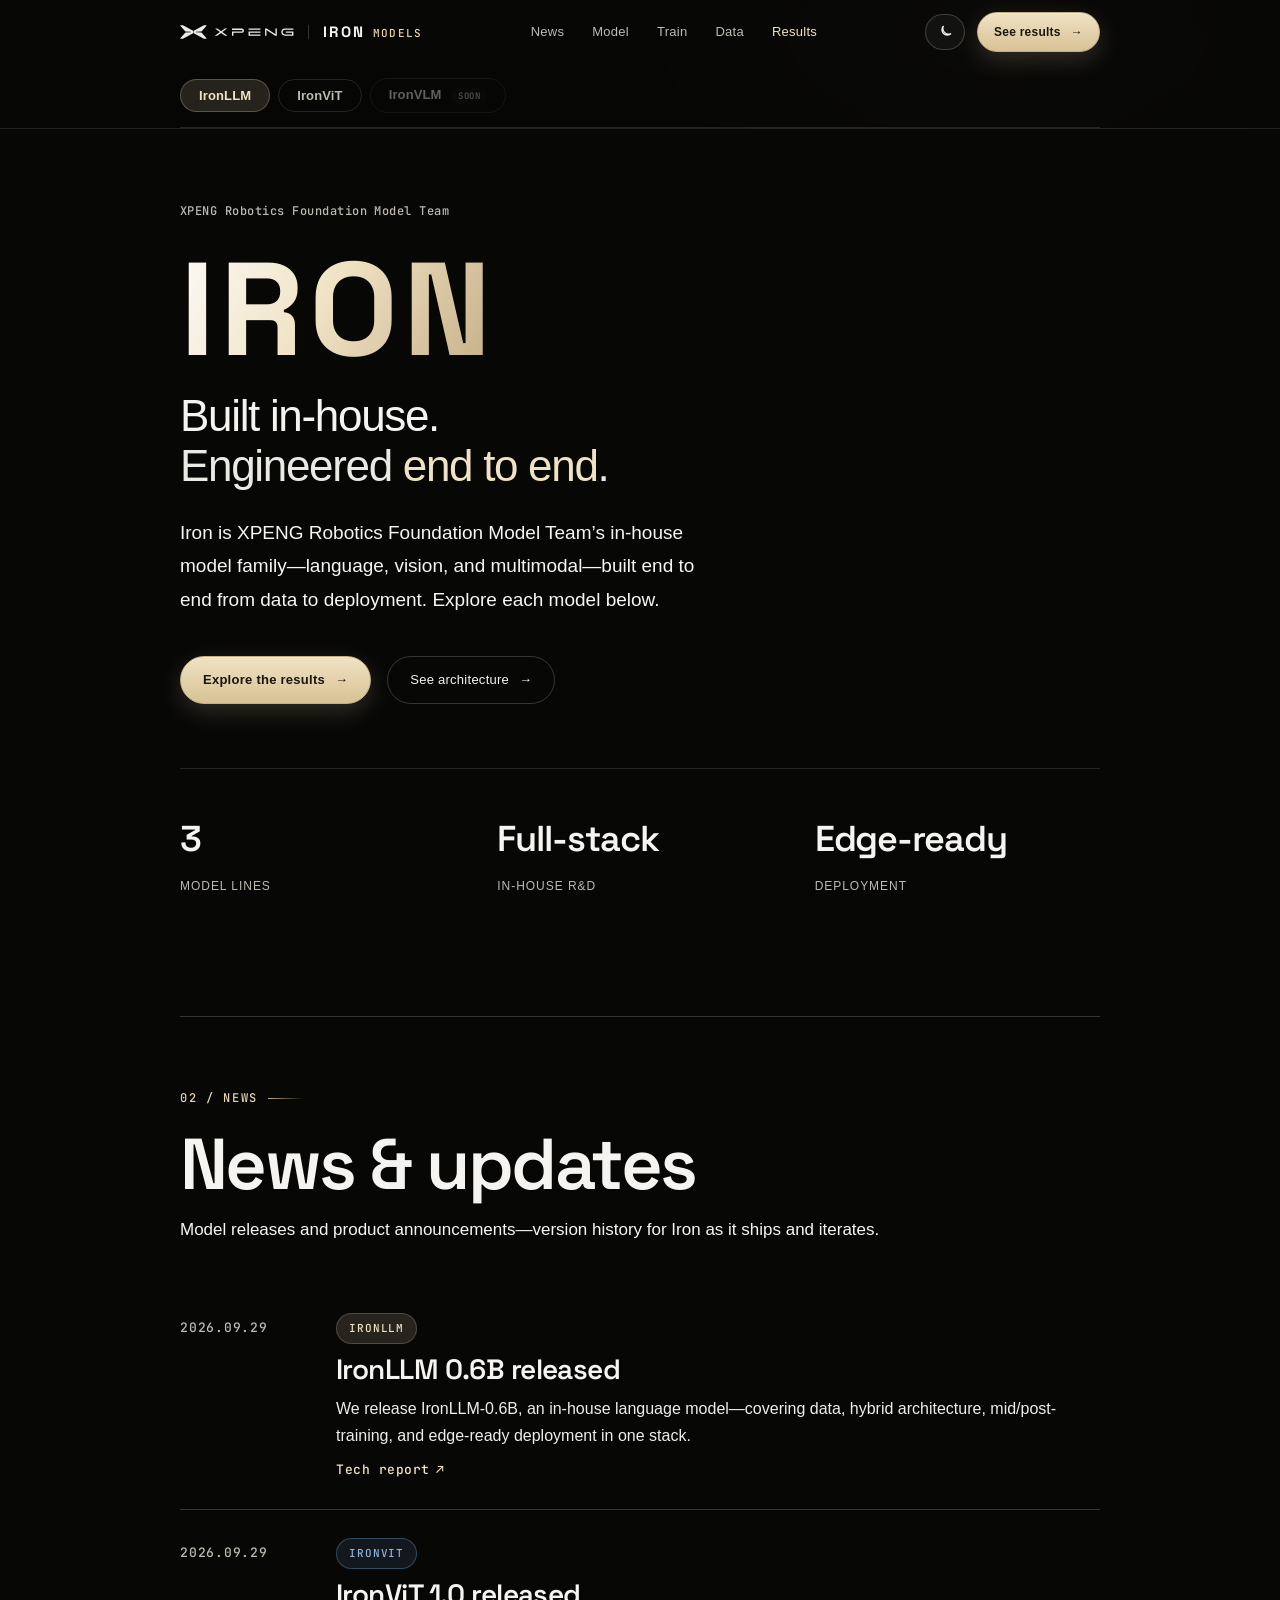
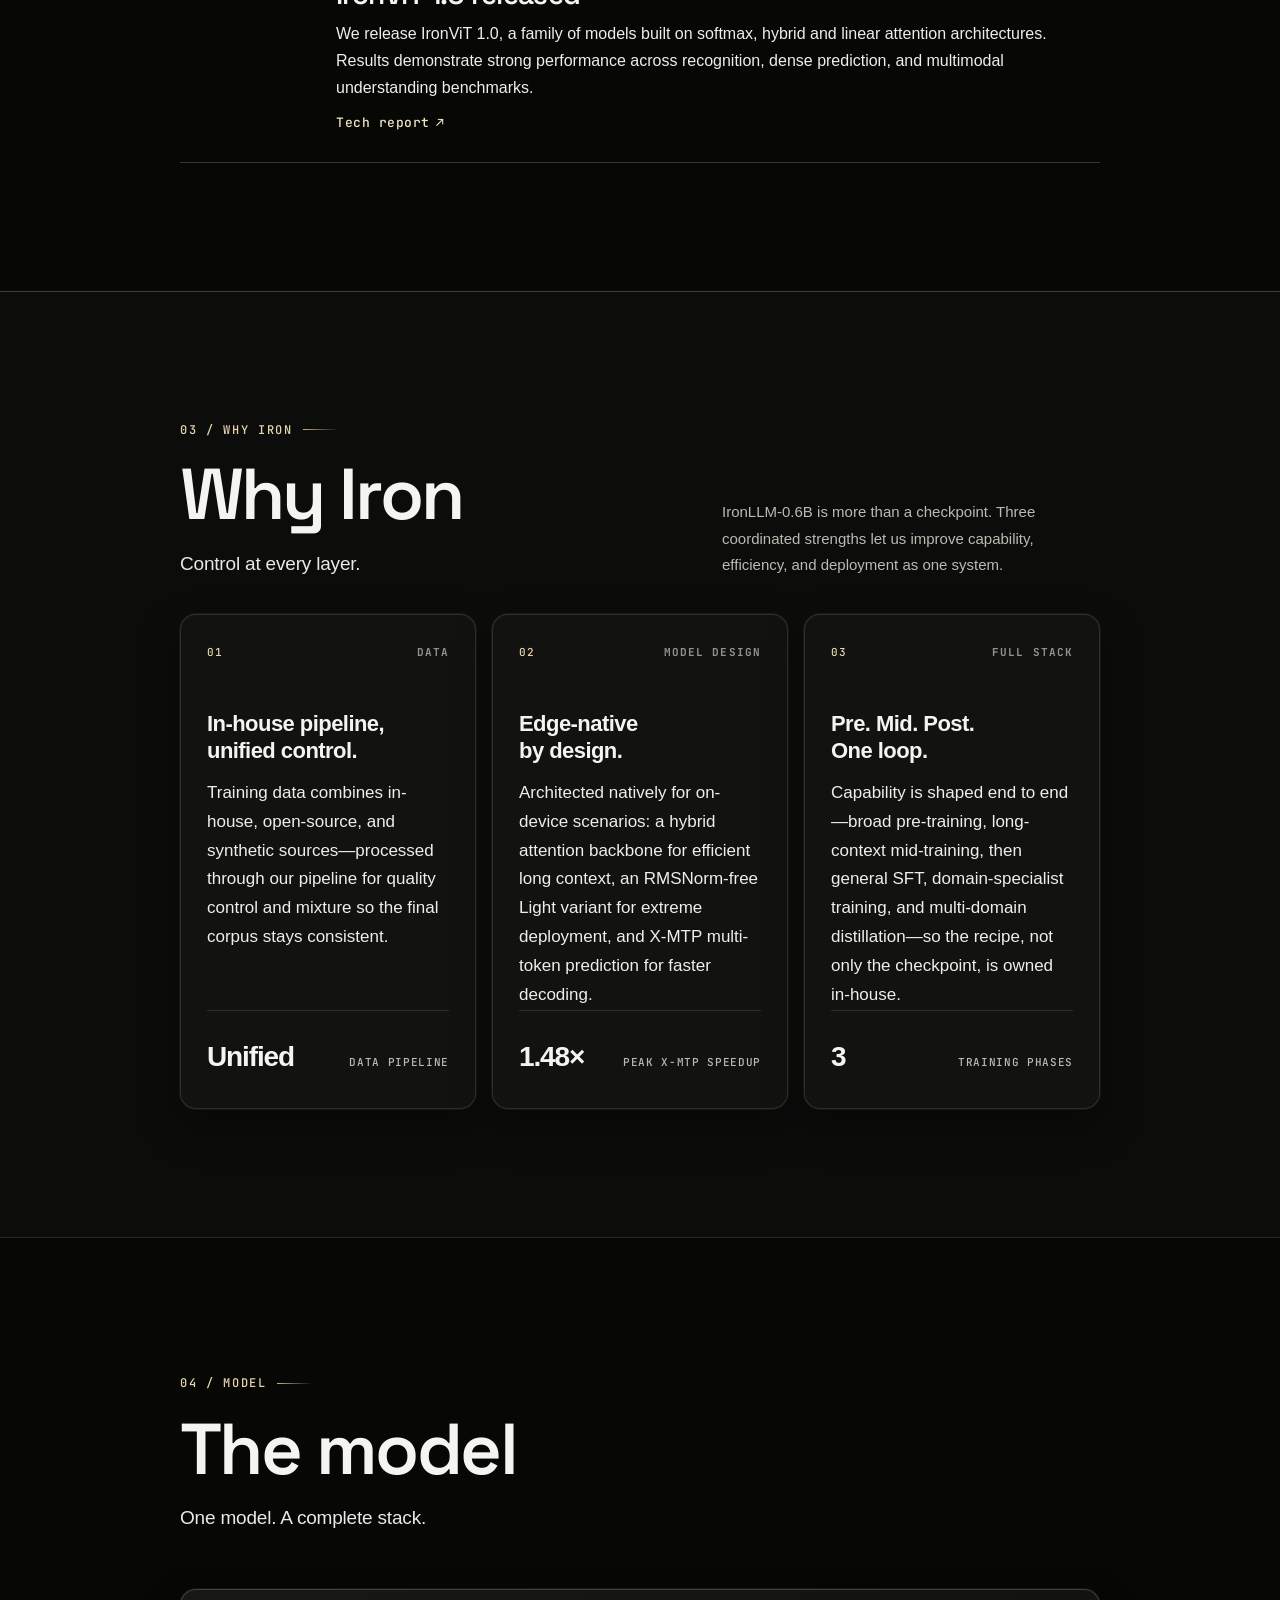
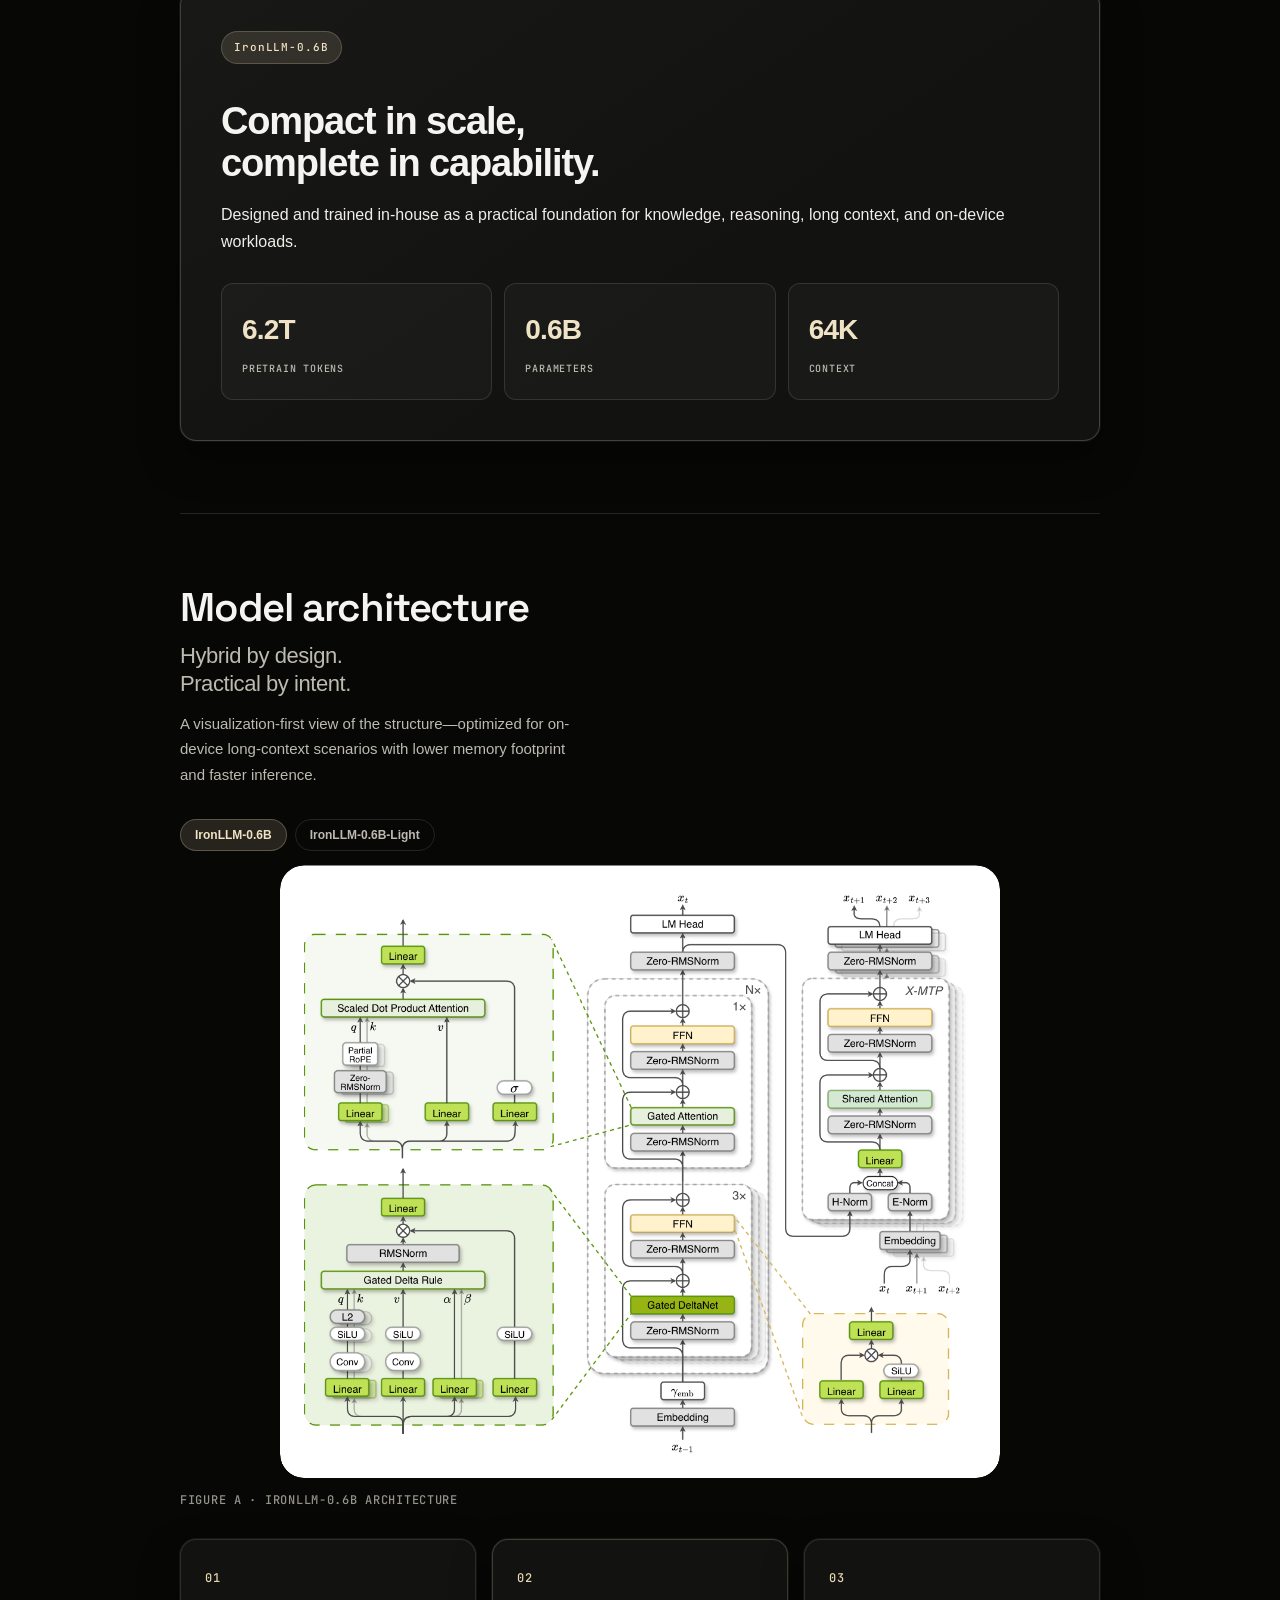
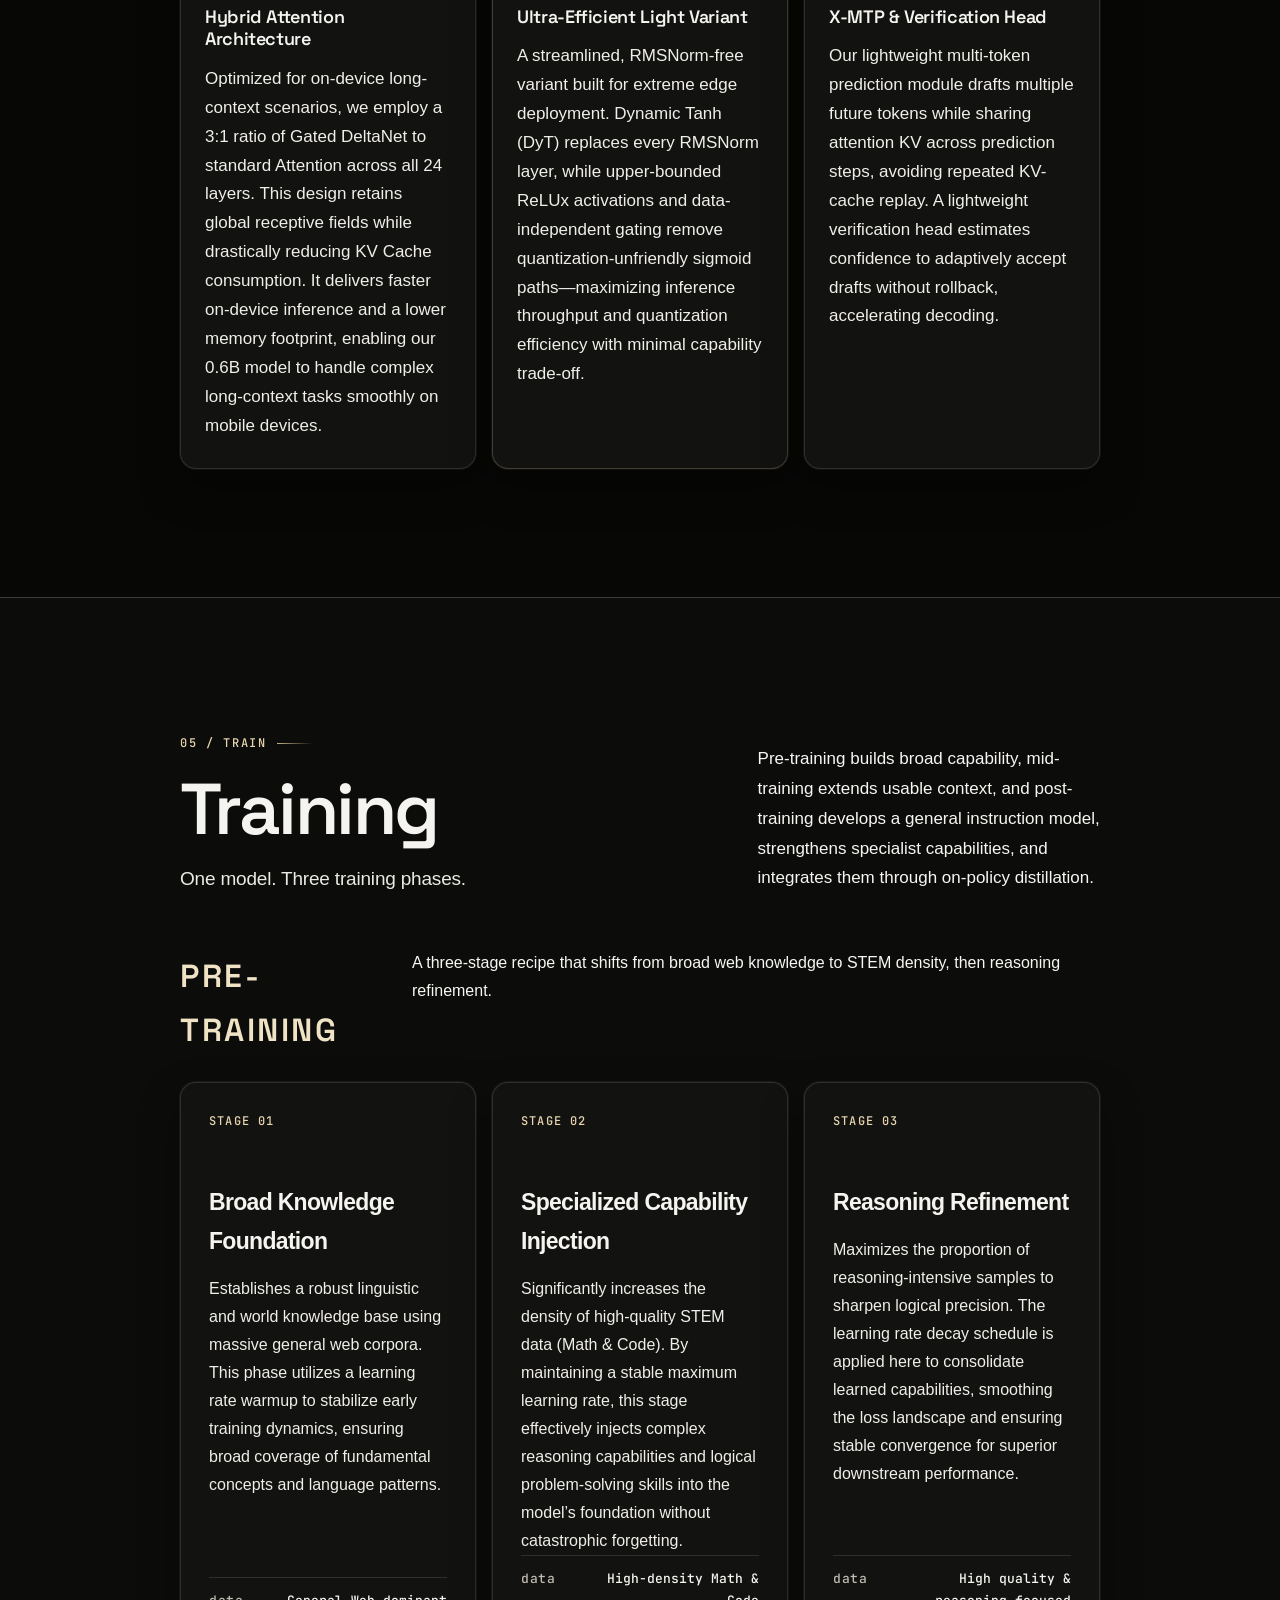
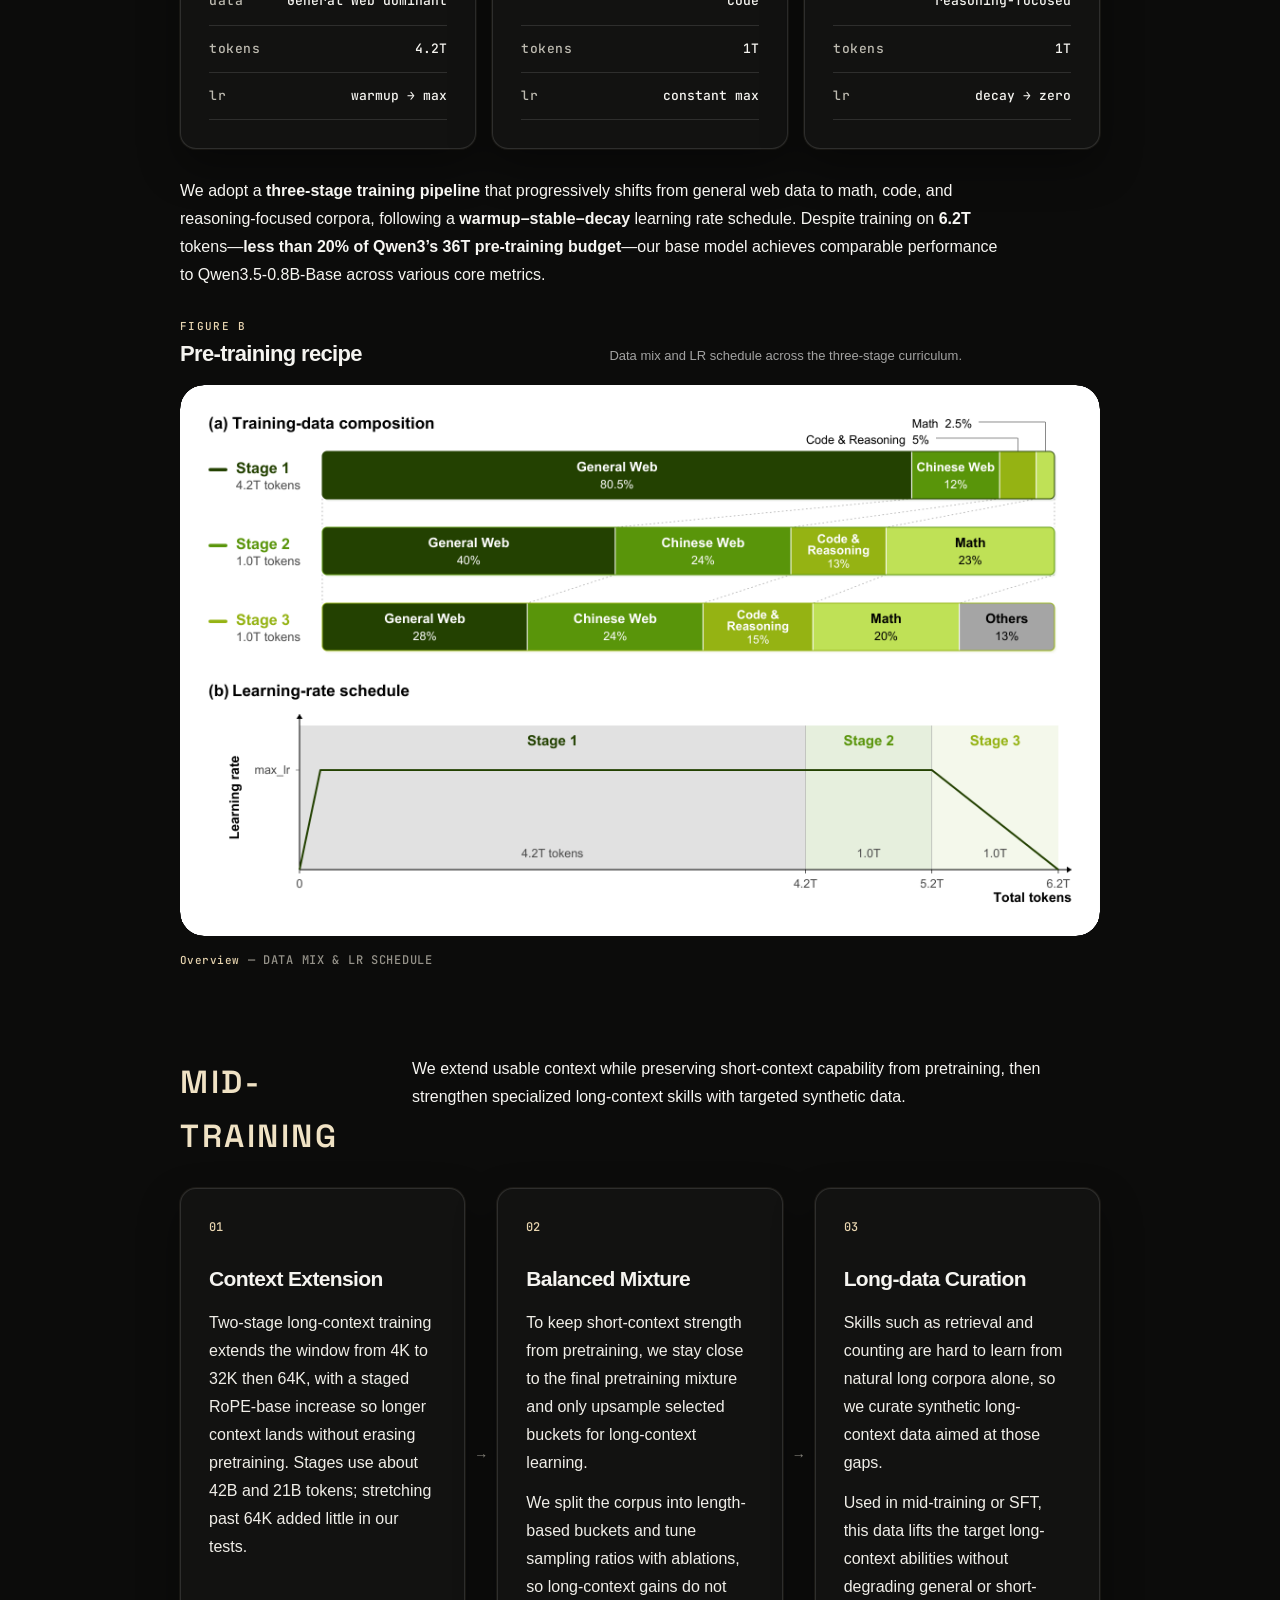
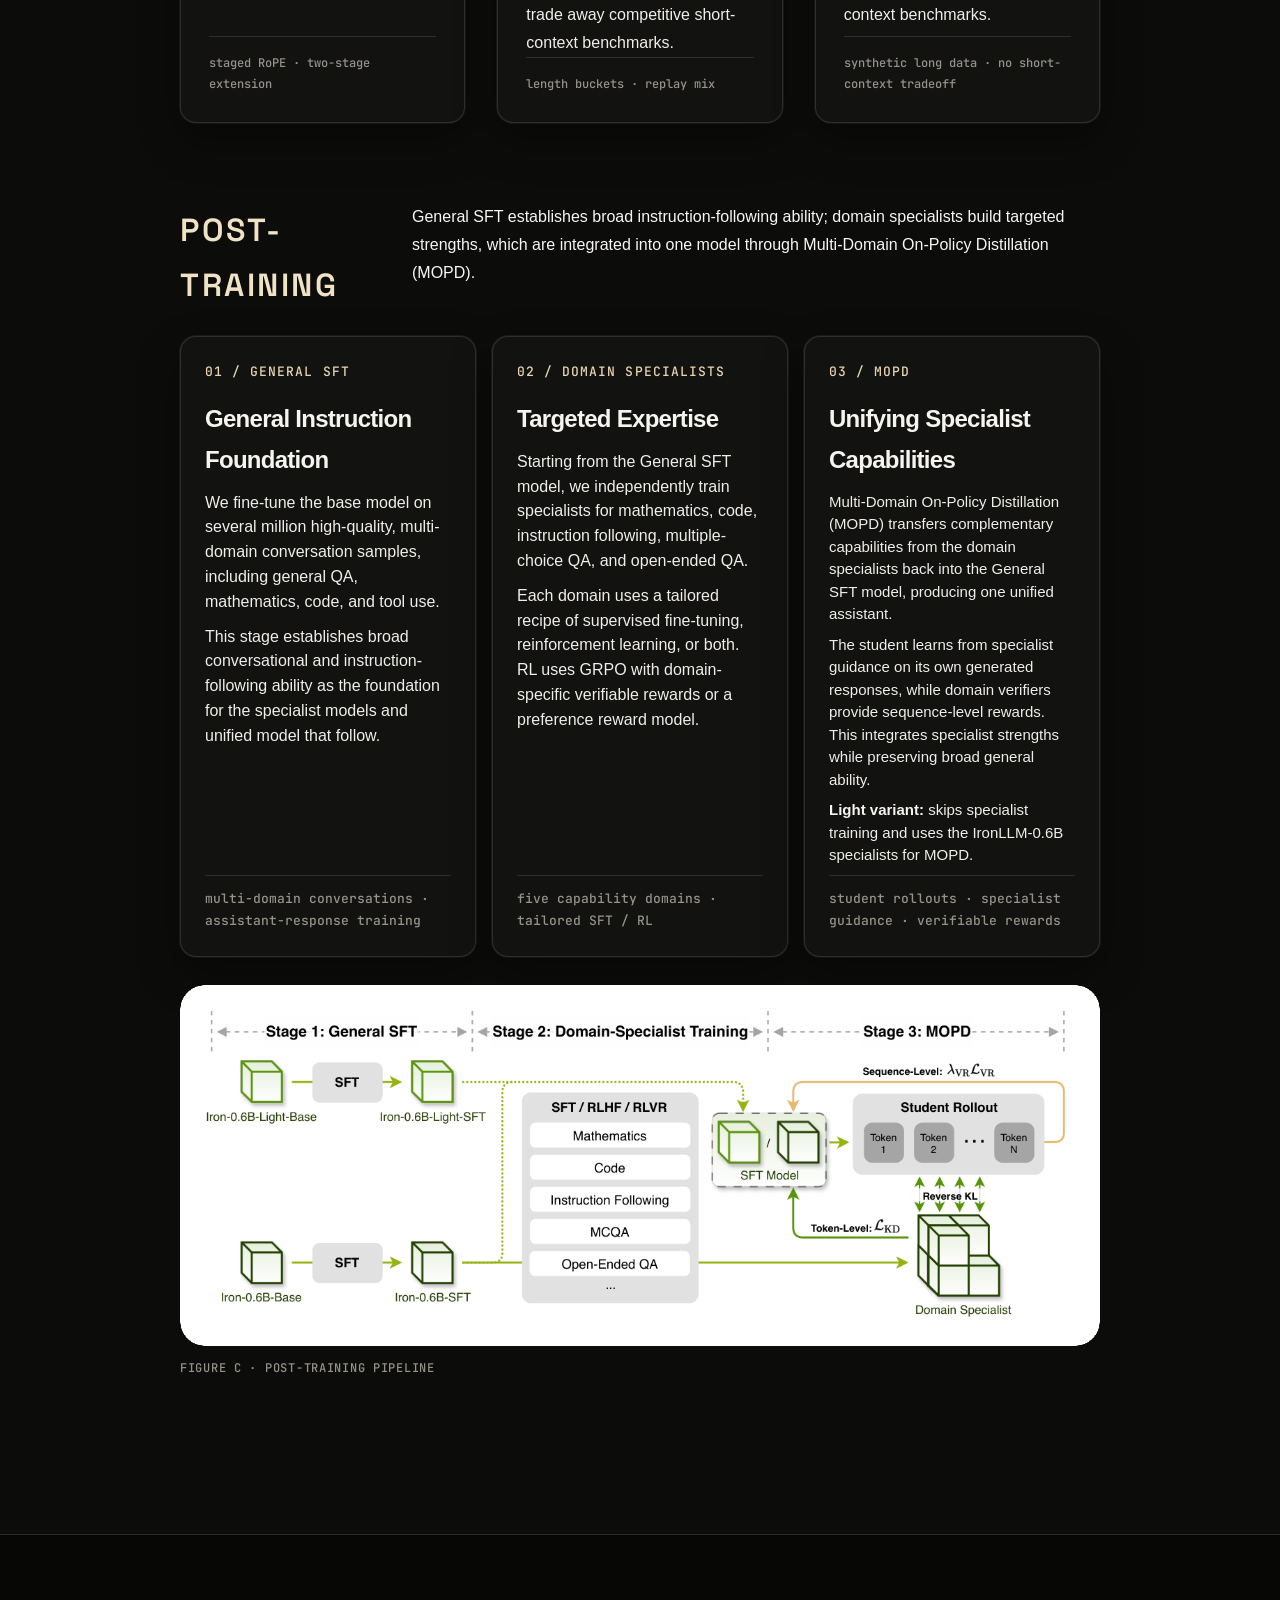
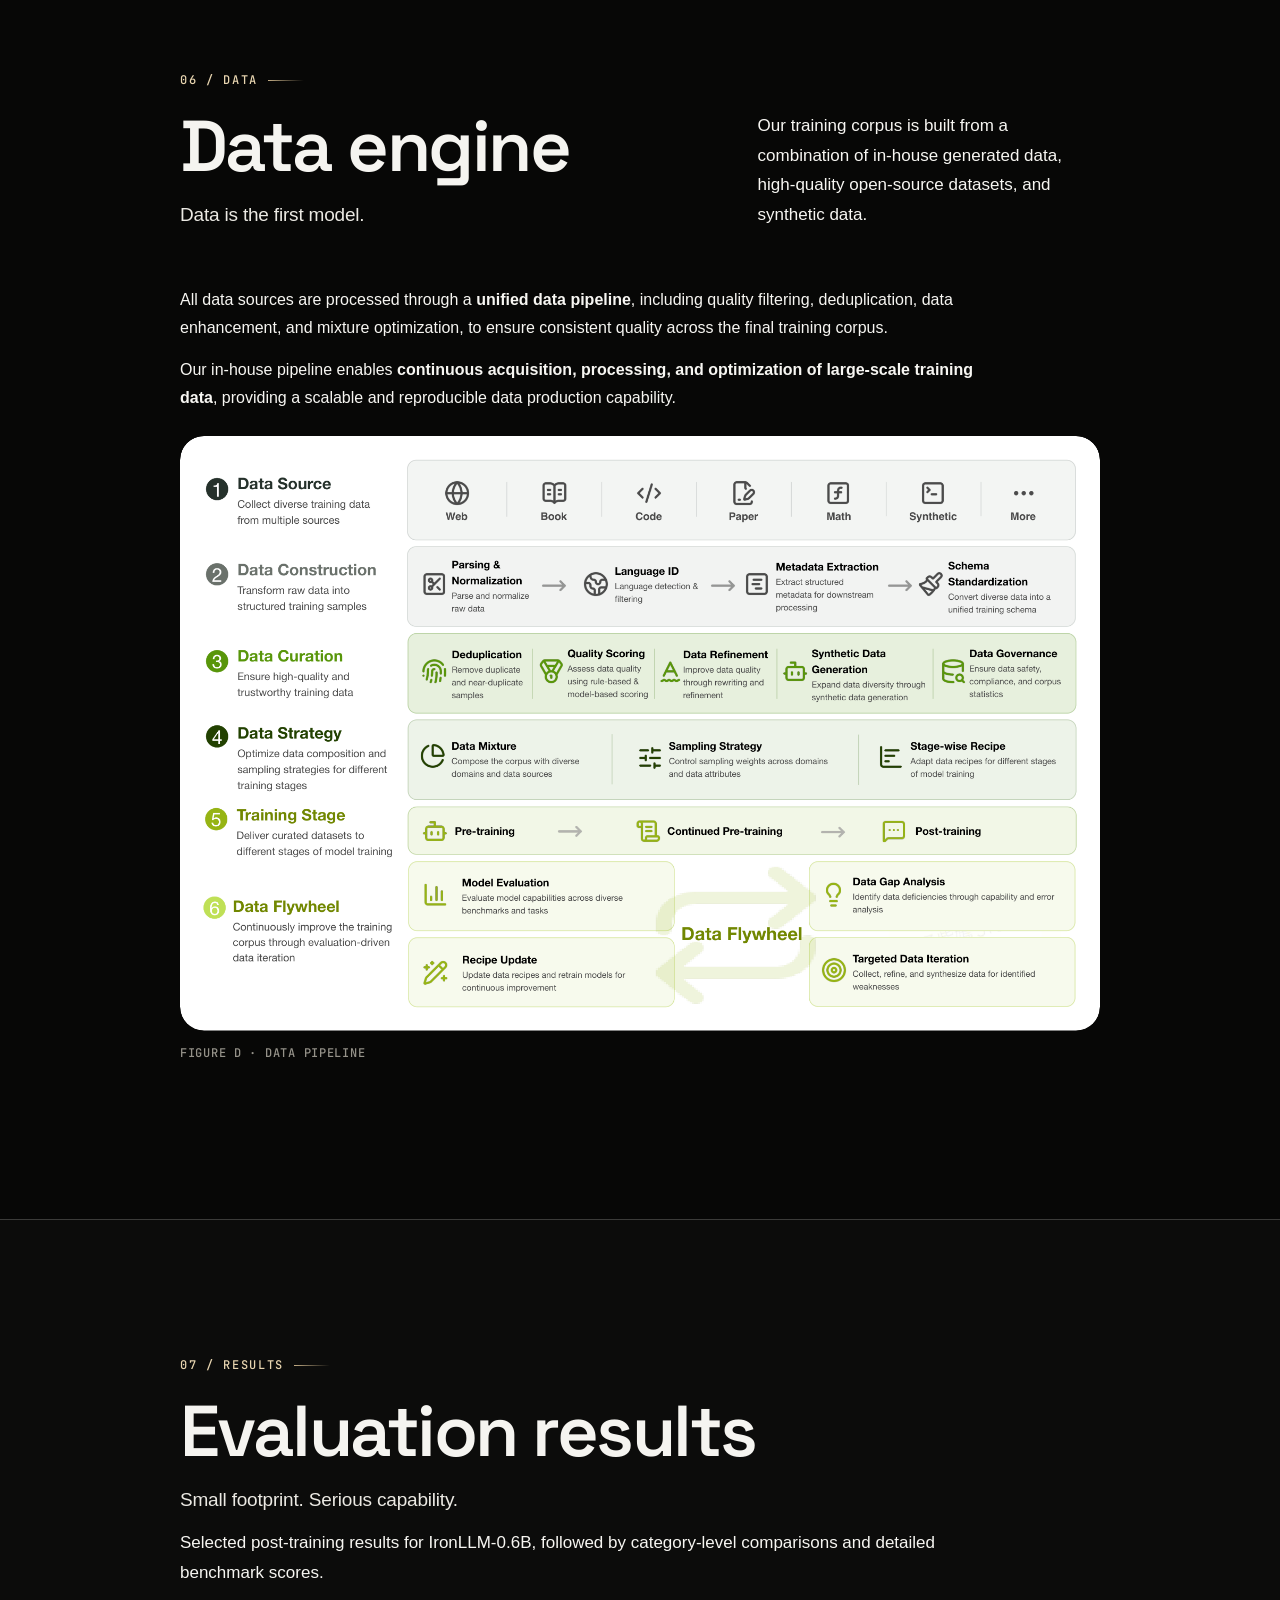
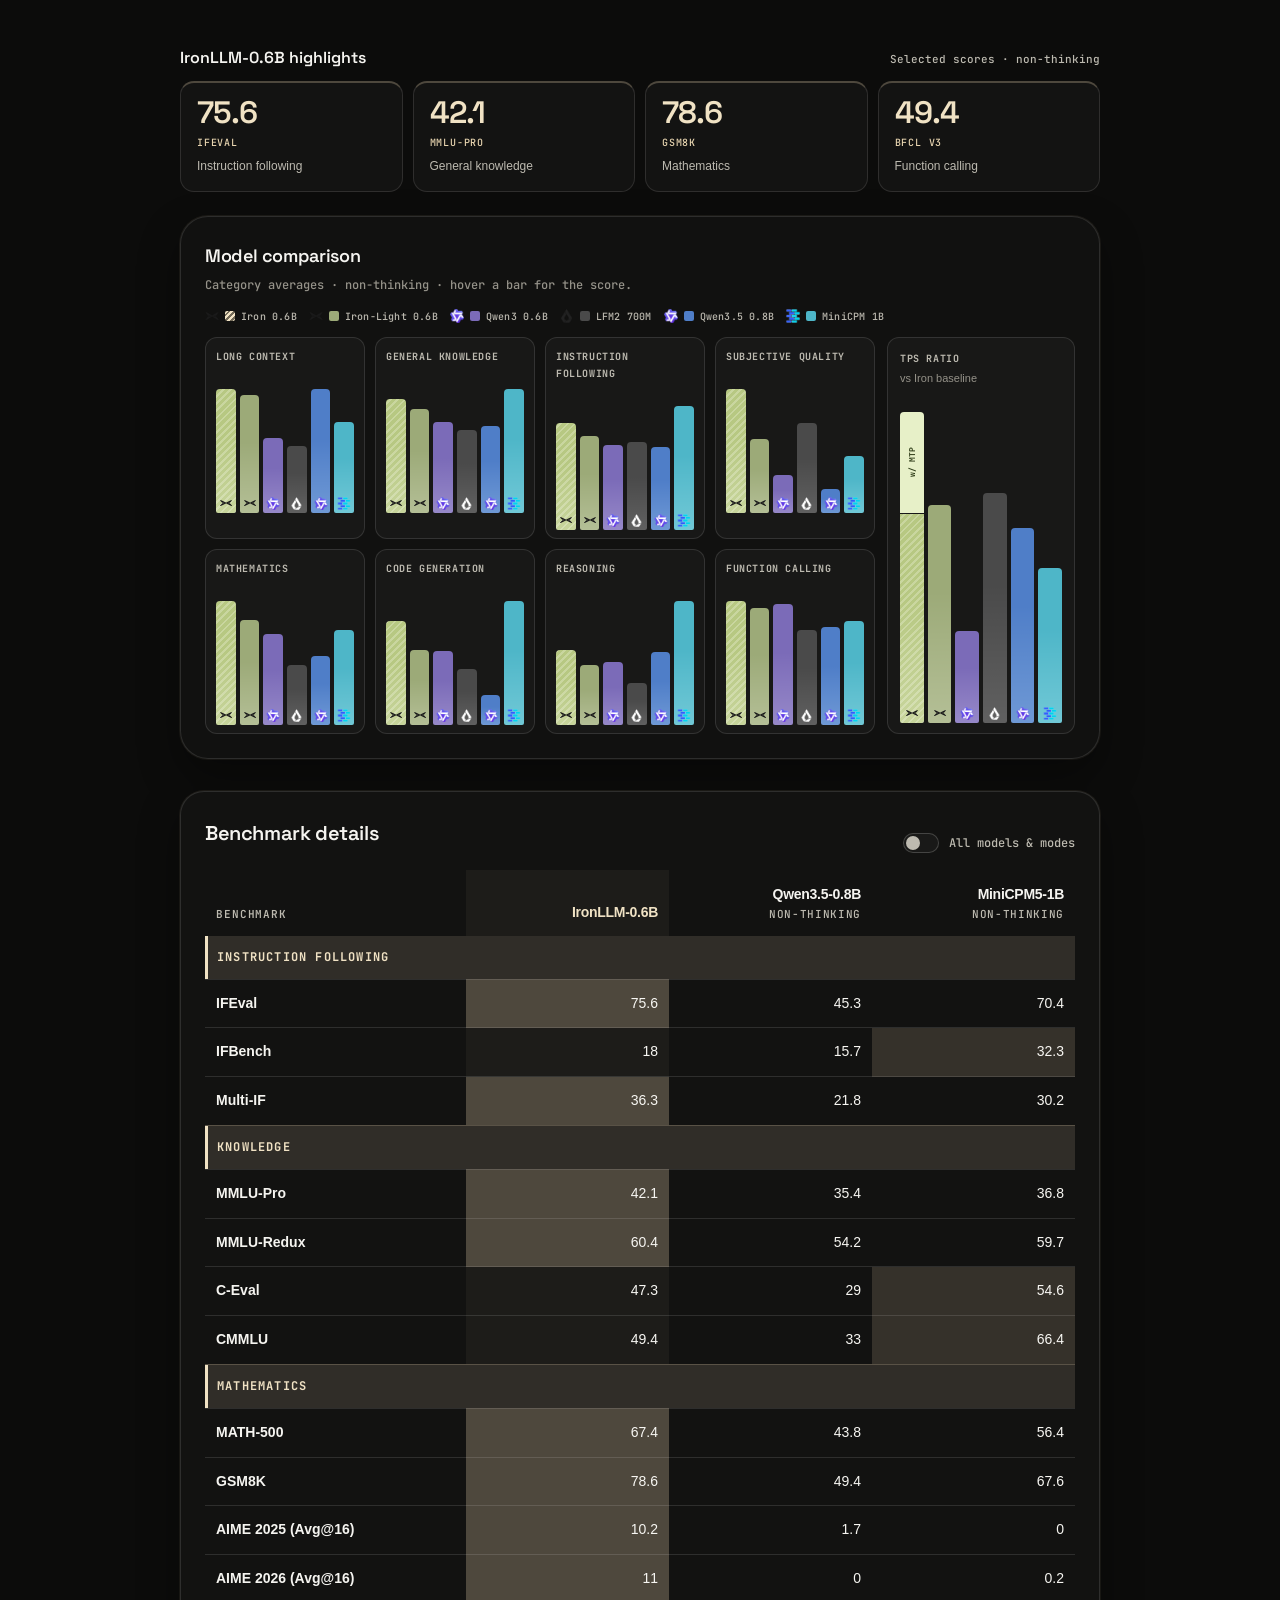
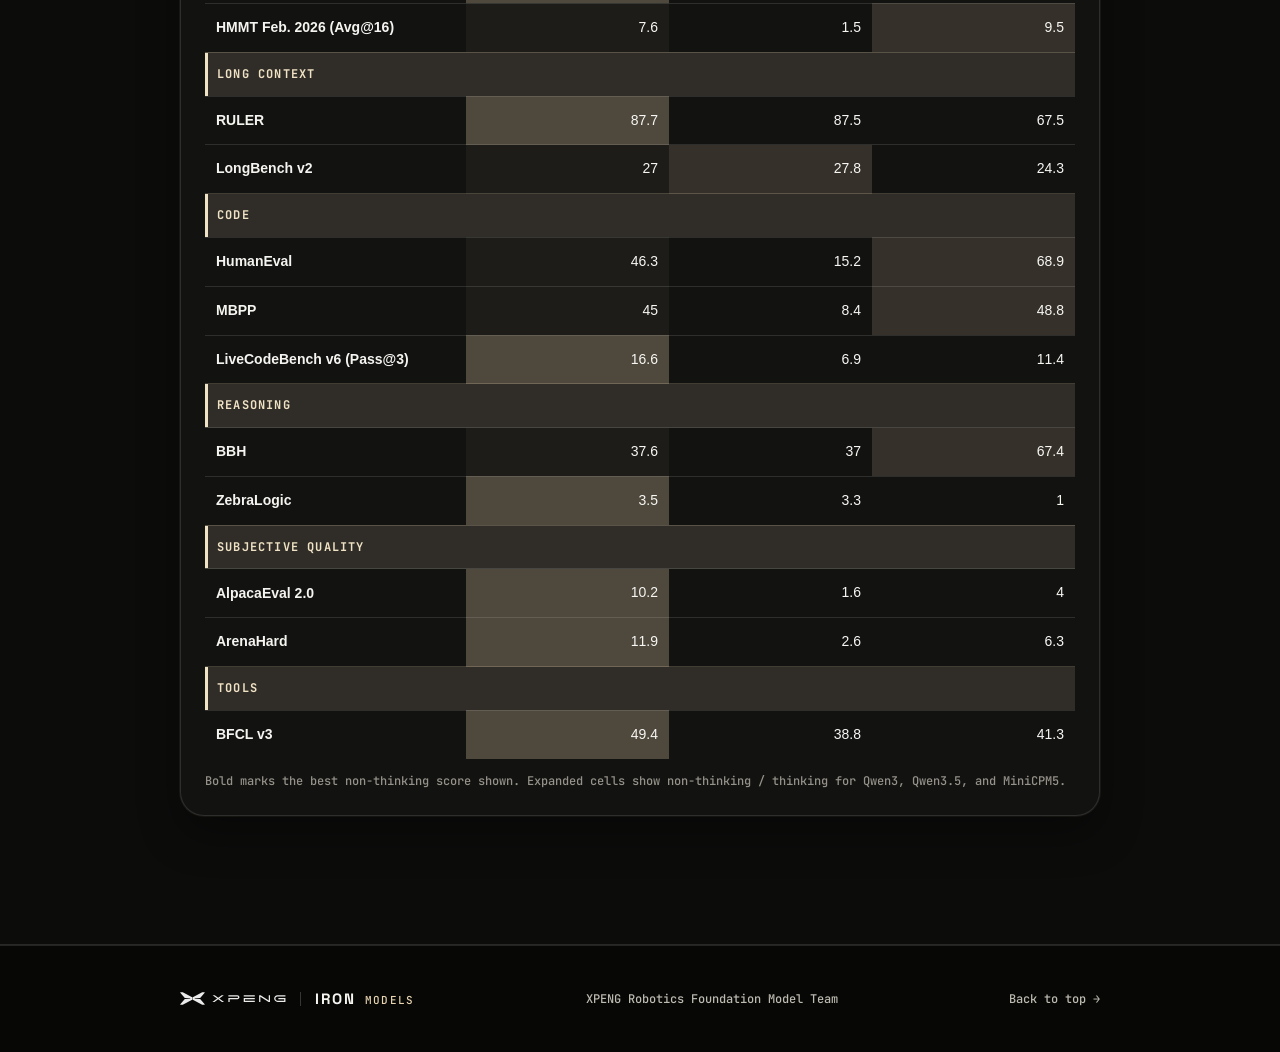
<file: iron-fm/index.html>
<!doctype html>
<html lang="en">
<head>
  <meta charset="UTF-8" />
  <meta name="viewport" content="width=device-width, initial-scale=1.0" />
  <meta name="description" content="IRON model family &mdash; in-house foundation models for language, vision, and multimodal intelligence by the XPENG Robotics Foundation Model Team." />
  <title>IRON Model Family &mdash; Built in-house, end to end.</title>
  <script>
    (function () {
      try {
        var t = localStorage.getItem("iron-preview-theme");
        if (t !== "light" && t !== "dark") t = "dark";
        document.documentElement.setAttribute("data-theme", t);
      } catch (e) {
        document.documentElement.setAttribute("data-theme", "dark");
      }
    })();
  </script>
  <link rel="preconnect" href="https://fonts.googleapis.com" />
  <link rel="preconnect" href="https://fonts.gstatic.com" crossorigin />
  <link rel="preconnect" href="https://api.fontshare.com" crossorigin />
  <link href="https://fonts.googleapis.com/css2?family=JetBrains+Mono:wght@400;500&family=Space+Grotesk:wght@300;400;500;600;700&display=swap" rel="stylesheet" />
  <link href="https://api.fontshare.com/v2/css?f[]=satoshi@400,500,700&display=swap" rel="stylesheet" />
  <link rel="stylesheet" href="styles.css?v=v2-193" />
</head>
<body class="edition-v2">
  <header class="nav-wrap">
    <nav class="nav shell" aria-label="Main navigation">
      <a class="brand" href="#top">
        <img class="brand-logo" src="assets/xpeng-logo.svg" alt="XPENG" width="147" height="18" />
        <span class="brand-divider" aria-hidden="true"></span>
        <span class="brand-text">IRON <b>Models</b></span>
      </a>
      <div class="nav-links">
        <a data-section="news" href="#news">News</a>
        <a data-section="models" href="#models-llm">Model</a>
        <a data-section="training" href="#training-llm">Train</a>
        <a data-section="data" href="#data-llm">Data</a>
        <a data-section="results" href="#results-llm">Results</a>
      </div>
      <div class="nav-actions">
        <button type="button" class="theme-toggle" id="themeToggle" aria-label="Switch to light theme" title="Toggle theme">
          <svg class="icon-moon" viewBox="0 0 24 24" fill="none" stroke="currentColor" stroke-width="1.8" aria-hidden="true">
            <path d="M21 14.3A8.5 8.5 0 0 1 9.7 3 7 7 0 1 0 21 14.3z" />
          </svg>
          <svg class="icon-sun" viewBox="0 0 24 24" fill="none" stroke="currentColor" stroke-width="1.8" aria-hidden="true">
            <circle cx="12" cy="12" r="4" />
            <path d="M12 2v2M12 20v2M4.9 4.9l1.4 1.4M17.7 17.7l1.4 1.4M2 12h2M20 12h2M4.9 19.1l1.4-1.4M17.7 6.3l1.4-1.4" />
          </svg>
        </button>
        <a class="button button-small" data-section="results" href="#results-llm">See results <span aria-hidden="true">&rarr;</span></a>
      </div>
    </nav>
    <div class="model-tabs shell" role="tablist" aria-label="Model switcher">
      <button type="button" class="model-tab active" data-model="llm" role="tab" aria-selected="true">IronLLM</button>
      <button type="button" class="model-tab" data-model="vit" role="tab" aria-selected="false">IronViT</button>
      <button type="button" class="model-tab" data-model="vlm" role="tab" aria-selected="false" disabled title="Coming soon">IronVLM <span class="soon-badge">Soon</span></button>
    </div>
  </header>

  <nav class="page-toc" aria-label="On this page">
    <span class="page-toc-label">On this page</span>
    <a data-section="news" href="#news">News</a>
    <a data-section="why" href="#why-llm">Why</a>
    <a data-section="models" href="#models-llm">Model</a>
    <a data-section="training" href="#training-llm">Train</a>
    <a data-section="data" href="#data-llm">Data</a>
    <a data-section="results" href="#results-llm">Results</a>
  </nav>

  <main id="top">
    <!-- 01 Hero -->
    <section class="hero">
      <div class="shell hero-inner">
        <p class="hero-eyebrow reveal">XPENG Robotics Foundation Model Team</p>
        <p class="hero-brand reveal">IRON</p>
        <h1 class="reveal">Built in-house.<br /><span class="hero-line">Engineered <span class="accent-text">end to end</span>.</span></h1>
        <p class="hero-lead reveal">Iron is XPENG Robotics Foundation Model Team&rsquo;s in-house model family&mdash;language, vision, and multimodal&mdash;built end to end from data to deployment. Explore each model below.</p>

        <div class="hero-actions reveal">
          <a class="button" data-section="results" href="#results-llm">Explore the results <span aria-hidden="true">&rarr;</span></a>
          <a class="button button-ghost" data-section="models" href="#models-llm">See architecture <span aria-hidden="true">&rarr;</span></a>
        </div>

        <div class="hero-stats reveal">
          <div>
            <strong data-count="3">3</strong>
            <span>model lines</span>
          </div>
          <div>
            <strong data-count="full-stack">Full-stack</strong>
            <span>in-house R&amp;D</span>
          </div>
          <div>
            <strong data-count="edge">Edge-ready</strong>
            <span>deployment</span>
          </div>
        </div>
      </div>
    </section>

    <!-- 02 News / Updates -->
    <section class="section news-section shell" id="news">
      <div class="section-heading compact reveal">
        <div>
          <span class="section-index">02 / NEWS</span>
          <h2>News &amp; updates</h2>
        </div>
        <p>Model releases and product announcements&mdash;version history for Iron as it ships and iterates.</p>
      </div>

      <div class="news-list reveal" id="newsList">
        <article class="news-item featured">
          <time datetime="2026-09-29">2026.09.29</time>
          <span class="news-tag product-llm">IronLLM</span>
          <h3>IronLLM 0.6B released</h3>
          <p>We release IronLLM-0.6B, an in-house language model&mdash;covering data, hybrid architecture, mid/post-training, and edge-ready deployment in one stack.</p>
          <a class="news-link" href="https://arxiv.org/abs/2609.36860" target="_blank" rel="noopener">Tech report <span aria-hidden="true">&nearr;</span></a>
        </article>
        <article class="news-item featured">
          <time datetime="2026-09-29">2026.09.29</time>
          <span class="news-tag product-vit">IronViT</span>
          <h3>IronViT 1.0 released</h3>
          <p>We release IronViT 1.0, a family of models built on softmax, hybrid and linear attention architectures. Results demonstrate strong performance across recognition, dense prediction, and multimodal understanding benchmarks.</p>
          <a class="news-link" href="https://arxiv.org/abs/2609.29252" target="_blank" rel="noopener">Tech report <span aria-hidden="true">&nearr;</span></a>
        </article>
      </div>
    </section>

    <div class="model-panel" data-model="llm">
    <!-- 03 Why Iron -->
    <section class="statement" id="why-llm">
      <div class="shell statement-inner reveal">
        <div class="statement-head">
          <span class="section-index">03 / WHY IRON</span>
          <div class="statement-intro">
            <div>
              <h2>Why Iron</h2>
              <p class="section-kicker">Control at every layer.</p>
            </div>
            <p>IronLLM-0.6B is more than a checkpoint. Three coordinated strengths let us improve capability, efficiency, and deployment as one system.</p>
          </div>
        </div>
        <div class="why-grid">
          <article class="why-card">
            <div class="why-card-top"><span>01</span><b>DATA</b></div>
            <h3>In-house pipeline,<br />unified control.</h3>
            <p>Training data combines in-house, open-source, and synthetic sources&mdash;processed through our pipeline for quality control and mixture so the final corpus stays consistent.</p>
            <div class="why-metric"><strong>Unified</strong><span>data pipeline</span></div>
          </article>
          <article class="why-card">
            <div class="why-card-top"><span>02</span><b>MODEL DESIGN</b></div>
            <h3>Edge-native<br />by design.</h3>
            <p>Architected natively for on-device scenarios: a hybrid attention backbone for efficient long context, an RMSNorm-free Light variant for extreme deployment, and X-MTP multi-token prediction for faster decoding.</p>
            <div class="why-metric"><strong>1.48&times;</strong><span>Peak X-MTP speedup</span></div>
          </article>
          <article class="why-card">
            <div class="why-card-top"><span>03</span><b>FULL STACK</b></div>
            <h3>Pre. Mid. Post.<br />One loop.</h3>
            <p>Capability is shaped end to end&mdash;broad pre-training, long-context mid-training, then general SFT, domain-specialist training, and multi-domain distillation&mdash;so the recipe, not only the checkpoint, is owned in-house.</p>
            <div class="why-metric"><strong>3</strong><span>training phases</span></div>
          </article>
        </div>
      </div>
    </section>

    <!-- 04 Model -->
    <section class="section shell" id="models-llm">
      <div class="section-heading reveal">
        <div>
          <span class="section-index">04 / MODEL</span>
          <h2>The model</h2>
          <p class="section-kicker">One model. A complete stack.</p>
        </div>
      </div>

      <article class="model-banner reveal">
        <div class="model-banner-copy">
          <span class="tag">IronLLM-0.6B</span>
          <h3>Compact in scale,<br />complete in capability.</h3>
          <p>Designed and trained in-house as a practical foundation for knowledge, reasoning, long context, and on-device workloads.</p>
        </div>
        <div class="model-specs">
          <div>
            <b>6.2T</b>
            <span>pretrain tokens</span>
          </div>
          <div>
            <b>0.6B</b>
            <span>parameters</span>
          </div>
          <div>
            <b>64K</b>
            <span>context</span>
          </div>
        </div>
      </article>

      <div class="model-design reveal" id="architecture-llm">
        <div class="model-design-head">
          <span class="model-design-label">Model architecture</span>
          <h3>Hybrid by design.<br />Practical by intent.</h3>
          <p>A visualization-first view of the structure&mdash;optimized for on-device long-context scenarios with lower memory footprint and faster inference.</p>
        </div>

        <figure class="architecture-figure reveal" data-architecture-switcher>
          <div class="architecture-variant-tabs" role="group" aria-label="Select architecture diagram">
            <button type="button" class="architecture-variant-tab active" data-architecture-variant="standard" aria-pressed="true">IronLLM-0.6B</button>
            <button type="button" class="architecture-variant-tab" data-architecture-variant="light" aria-pressed="false">IronLLM-0.6B-Light</button>
          </div>
          <div class="figure-matte architecture-display-frame">
            <img class="figure-img architecture-display-image" data-architecture-image src="assets/architecture.png" alt="IronLLM-0.6B hybrid architecture overview" width="1200" height="1000" loading="lazy" />
          </div>
          <figcaption data-architecture-caption aria-live="polite">Figure A &middot; IronLLM-0.6B architecture</figcaption>
        </figure>

        <div class="arch-points reveal">
          <article class="arch-point">
            <span>01</span>
            <h3>Hybrid Attention Architecture</h3>
            <p>Optimized for on-device long-context scenarios, we employ a 3:1 ratio of Gated DeltaNet to standard Attention across all 24 layers. This design retains global receptive fields while drastically reducing KV Cache consumption. It delivers faster on-device inference and a lower memory footprint, enabling our 0.6B model to handle complex long-context tasks smoothly on mobile devices.</p>
          </article>
          <article class="arch-point accent">
            <span>02</span>
            <h3>Ultra-Efficient Light Variant</h3>
            <p>A streamlined, RMSNorm-free variant built for extreme edge deployment. Dynamic Tanh (DyT) replaces every RMSNorm layer, while upper-bounded ReLUx activations and data-independent gating remove quantization-unfriendly sigmoid paths&mdash;maximizing inference throughput and quantization efficiency with minimal capability trade-off.</p>
          </article>
          <article class="arch-point">
            <span>03</span>
            <h3>X-MTP &amp; Verification Head</h3>
            <p>Our lightweight multi-token prediction module drafts multiple future tokens while sharing attention KV across prediction steps, avoiding repeated KV-cache replay. A lightweight verification head estimates confidence to adaptively accept drafts without rollback, accelerating decoding.</p>
          </article>
        </div>
      </div>
    </section>

    <!-- 05 Train -->
    <section class="section architecture pretraining" id="training-llm">
      <div class="shell">
        <div class="section-heading light reveal">
          <div>
            <span class="section-index">05 / TRAIN</span>
            <h2>Training</h2>
            <p class="section-kicker">One model. Three training phases.</p>
          </div>
          <p>Pre-training builds broad capability, mid-training extends usable context, and post-training develops a general instruction model, strengthens specialist capabilities, and integrates them through on-policy distillation.</p>
        </div>

        <div class="training-label reveal">
          <span>PRE-TRAINING</span>
          <p>A three-stage recipe that shifts from broad web knowledge to STEM density, then reasoning refinement.</p>
        </div>

        <div class="recipe-grid reveal">
          <article class="recipe-stage">
            <span>STAGE 01</span>
            <h3>Broad Knowledge Foundation</h3>
            <p>Establishes a robust linguistic and world knowledge base using massive general web corpora. This phase utilizes a learning rate warmup to stabilize early training dynamics, ensuring broad coverage of fundamental concepts and language patterns.</p>
            <dl>
              <div><dt>data</dt><dd>General Web dominant</dd></div>
              <div><dt>tokens</dt><dd>4.2T</dd></div>
              <div><dt>lr</dt><dd>warmup &rarr; max</dd></div>
            </dl>
          </article>
          <article class="recipe-stage">
            <span>STAGE 02</span>
            <h3>Specialized Capability Injection</h3>
            <p>Significantly increases the density of high-quality STEM data (Math &amp; Code). By maintaining a stable maximum learning rate, this stage effectively injects complex reasoning capabilities and logical problem-solving skills into the model&rsquo;s foundation without catastrophic forgetting.</p>
            <dl>
              <div><dt>data</dt><dd>High-density Math &amp; Code</dd></div>
              <div><dt>tokens</dt><dd>1T</dd></div>
              <div><dt>lr</dt><dd>constant max</dd></div>
            </dl>
          </article>
          <article class="recipe-stage">
            <span>STAGE 03</span>
            <h3>Reasoning Refinement</h3>
            <p>Maximizes the proportion of reasoning-intensive samples to sharpen logical precision. The learning rate decay schedule is applied here to consolidate learned capabilities, smoothing the loss landscape and ensuring stable convergence for superior downstream performance.</p>
            <dl>
              <div><dt>data</dt><dd>High quality &amp; reasoning-focused</dd></div>
              <div><dt>tokens</dt><dd>1T</dd></div>
              <div><dt>lr</dt><dd>decay &rarr; zero</dd></div>
            </dl>
          </article>
        </div>

        <div class="pretrain-closing reveal">
          <p>We adopt a <b>three-stage training pipeline</b> that progressively shifts from general web data to math, code, and reasoning-focused corpora, following a <b>warmup&ndash;stable&ndash;decay</b> learning rate schedule. Despite training on <b>6.2T</b> tokens&mdash;<b>less than 20% of Qwen3&rsquo;s 36T pre-training budget</b>&mdash;our base model achieves comparable performance to Qwen3.5-0.8B-Base across various core metrics.</p>
        </div>

        <div class="figure-carousel reveal" data-figure-carousel>
          <div class="figure-carousel-head">
            <div>
              <span class="figure-group-label">Figure B</span>
              <h3>Pre-training recipe</h3>
            </div>
            <p>Data mix and LR schedule across the three-stage curriculum.</p>
          </div>

          <div class="figure-carousel-stage">
            <div class="figure-carousel-frame">
              <div class="figure-carousel-viewport">
                <div class="figure-carousel-track" data-carousel-track>
                  <figure class="train-figure figure-slide" data-carousel-slide>
                    <div class="figure-matte">
                      <img class="figure-img" src="assets/pretrain_stage.png?v=round1" alt="IronLLM pre-training data composition and learning-rate schedule" width="1828" height="1050" loading="lazy" />
                    </div>
                  </figure>
                </div>
              </div>
            </div>

            <div class="figure-carousel-captions" data-carousel-captions>
              <p class="is-active"><b>Overview</b> &mdash; data mix &amp; LR schedule</p>
            </div>
          </div>
        </div>

        <div class="training-label mid-label reveal">
          <span>MID-TRAINING</span>
          <p>We extend usable context while preserving short-context capability from pretraining, then strengthen specialized long-context skills with targeted synthetic data.</p>
        </div>
        <div class="mid-flow reveal">
          <article>
            <span>01</span>
            <h3>Context Extension</h3>
            <p>Two-stage long-context training extends the window from 4K to 32K then 64K, with a staged RoPE-base increase so longer context lands without erasing pretraining. Stages use about 42B and 21B tokens; stretching past 64K added little in our tests.</p>
            <small>staged RoPE &middot; two-stage extension</small>
          </article>
          <div class="mid-arrow" aria-hidden="true">&rarr;</div>
          <article>
            <span>02</span>
            <h3>Balanced Mixture</h3>
            <p>To keep short-context strength from pretraining, we stay close to the final pretraining mixture and only upsample selected buckets for long-context learning.</p>
            <p>We split the corpus into length-based buckets and tune sampling ratios with ablations, so long-context gains do not trade away competitive short-context benchmarks.</p>
            <small>length buckets &middot; replay mix</small>
          </article>
          <div class="mid-arrow" aria-hidden="true">&rarr;</div>
          <article>
            <span>03</span>
            <h3>Long-data Curation</h3>
            <p>Skills such as retrieval and counting are hard to learn from natural long corpora alone, so we curate synthetic long-context data aimed at those gaps.</p>
            <p>Used in mid-training or SFT, this data lifts the target long-context abilities without degrading general or short-context benchmarks.</p>
            <small>synthetic long data &middot; no short-context tradeoff</small>
          </article>
        </div>

        <div class="training-label post-label reveal">
          <span>POST-TRAINING</span>
          <p>General SFT establishes broad instruction-following ability; domain specialists build targeted strengths, which are integrated into one model through Multi-Domain On-Policy Distillation (MOPD).</p>
        </div>
        <div class="post-grid dark reveal">
          <article>
            <span>01 / GENERAL SFT</span>
            <h3>General Instruction Foundation</h3>
            <p>We fine-tune the base model on several million high-quality, multi-domain conversation samples, including general QA, mathematics, code, and tool use.</p>
            <p>This stage establishes broad conversational and instruction-following ability as the foundation for the specialist models and unified model that follow.</p>
            <small>multi-domain conversations &middot; assistant-response training</small>
          </article>
          <article>
            <span>02 / DOMAIN SPECIALISTS</span>
            <h3>Targeted Expertise</h3>
            <p>Starting from the General SFT model, we independently train specialists for mathematics, code, instruction following, multiple-choice QA, and open-ended QA.</p>
            <p>Each domain uses a tailored recipe of supervised fine-tuning, reinforcement learning, or both. RL uses GRPO with domain-specific verifiable rewards or a preference reward model.</p>
            <small>five capability domains &middot; tailored SFT / RL</small>
          </article>
          <article>
            <span>03 / MOPD</span>
            <h3>Unifying Specialist Capabilities</h3>
            <p>Multi-Domain On-Policy Distillation (MOPD) transfers complementary capabilities from the domain specialists back into the General SFT model, producing one unified assistant.</p>
            <p>The student learns from specialist guidance on its own generated responses, while domain verifiers provide sequence-level rewards. This integrates specialist strengths while preserving broad general ability.</p>
            <p><b>Light variant:</b> skips specialist training and uses the IronLLM-0.6B specialists for MOPD.</p>
            <small>student rollouts &middot; specialist guidance &middot; verifiable rewards</small>
          </article>
        </div>

        <figure class="train-figure reveal">
          <div class="figure-matte">
            <img class="figure-img" src="assets/posttrain_pipeline.png?v=round1" alt="IronLLM post-training pipeline from SFT to MOPD" width="1248" height="446" loading="lazy" />
          </div>
          <figcaption>Figure C &middot; Post-training pipeline</figcaption>
        </figure>

      </div>
    </section>

    <!-- 06 Data -->
    <section class="section shell" id="data-llm">
      <div class="section-heading reveal">
        <div>
          <span class="section-index">06 / DATA</span>
          <h2>Data engine</h2>
          <p class="section-kicker">Data is the first model.</p>
        </div>
        <p>Our training corpus is built from a combination of in-house generated data, high-quality open-source datasets, and synthetic data.</p>
      </div>

      <div class="data-copy reveal">
        <p>All data sources are processed through a <b>unified data pipeline</b>, including quality filtering, deduplication, data enhancement, and mixture optimization, to ensure consistent quality across the final training corpus.</p>
        <p>Our in-house pipeline enables <b>continuous acquisition, processing, and optimization of large-scale training data</b>, providing a scalable and reproducible data production capability.</p>
      </div>

      <figure class="data-figure reveal">
        <div class="figure-matte">
          <img class="figure-img" src="assets/data_pipeline.png?v=round1" alt="IronLLM unified data pipeline" width="1600" height="900" loading="lazy" />
        </div>
        <figcaption>Figure D &middot; Data pipeline</figcaption>
      </figure>
    </section>

    <!-- 07 Results -->
    <section class="section results" id="results-llm">
      <div class="shell">
        <div class="section-heading reveal">
          <div>
            <span class="section-index">07 / RESULTS</span>
            <h2>Evaluation results</h2>
            <p class="section-kicker">Small footprint. Serious capability.</p>
          </div>
          <p>Selected post-training results for IronLLM-0.6B, followed by category-level comparisons and detailed benchmark scores.</p>
        </div>

        <div class="results-subheading reveal">
          <h3>IronLLM-0.6B highlights</h3>
          <p>Selected scores · non-thinking</p>
        </div>
        <div class="result-highlights reveal" aria-label="Headline benchmarks">
          <article class="highlight-card">
            <strong>75.6</strong>
            <span class="highlight-metric">IFEval</span>
            <p>Instruction following</p>
          </article>
          <article class="highlight-card">
            <strong>42.1</strong>
            <span class="highlight-metric">MMLU-Pro</span>
            <p>General knowledge</p>
          </article>
          <article class="highlight-card">
            <strong>78.6</strong>
            <span class="highlight-metric">GSM8K</span>
            <p>Mathematics</p>
          </article>
          <article class="highlight-card">
            <strong>49.4</strong>
            <span class="highlight-metric">BFCL v3</span>
            <p>Function calling</p>
          </article>
        </div>

        <div class="benchmark performance-board" data-performance-board>
          <div class="performance-board-head">
            <div>
              <h3>Model comparison</h3>
              <p class="chart-note">Category averages · non-thinking · hover a bar for the score.</p>
            </div>
            <ul class="perf-legend" aria-label="Model legend">
              <li><img class="legend-logo" src="assets/model-logos/iron.svg?v=logo2" alt="" width="18" height="18" /><span class="swatch swatch-iron"></span>Iron 0.6B</li>
              <li><img class="legend-logo" src="assets/model-logos/iron.svg?v=logo2" alt="" width="18" height="18" /><span class="swatch swatch-iron-light"></span>Iron-Light 0.6B</li>
              <li><img class="legend-logo" src="assets/model-logos/qwen3.png?v=logo2" alt="" width="18" height="18" /><span class="swatch swatch-qwen3"></span>Qwen3 0.6B</li>
              <li><img class="legend-logo" src="assets/model-logos/lfm.png?v=logo2" alt="" width="18" height="18" /><span class="swatch swatch-lfm"></span>LFM2 700M</li>
              <li><img class="legend-logo" src="assets/model-logos/qwen35.png?v=logo2" alt="" width="18" height="18" /><span class="swatch swatch-qwen35"></span>Qwen3.5 0.8B</li>
              <li><img class="legend-logo" src="assets/model-logos/minicpm.png?v=logo2" alt="" width="18" height="18" /><span class="swatch swatch-minicpm"></span>MiniCPM 1B</li>
            </ul>
          </div>

          <div class="perf-board-body">
            <div class="perf-grid" id="perfGrid-llm" aria-live="polite"></div>
            <aside class="tps-panel">
              <h4>TPS ratio</h4>
              <p>vs Iron baseline</p>
              <div class="vbars vbars-tps" id="tpsChart-llm" aria-live="polite"></div>
            </aside>
          </div>
        </div>

        <div class="result-explorer reveal" data-llm-results>
          <div class="results-panel-head">
            <div>
              <h3>Benchmark details</h3>
            </div>
            <label class="results-expand">
              <input type="checkbox" id="llmResultsExpanded" />
              <span>All models &amp; modes</span>
            </label>
          </div>

          <div class="compare-table-wrap">
            <table class="compare-table compare-table-wide" id="llmResultsTable">
              <thead id="llmResultsHead"></thead>
              <tbody id="llmResultsBody"></tbody>
            </table>
          </div>

          <p class="chart-note results-footnote">Bold marks the best non-thinking score shown. Expanded cells show non-thinking / thinking for Qwen3, Qwen3.5, and MiniCPM5.</p>
        </div>
      </div>
    </section>
    </div>

    <div class="model-panel" data-model="vit" hidden>
    <!-- 03 Why IronViT -->
    <section class="statement ironvit-why" id="why-vit">
      <div class="shell ironvit-why-inner reveal">
        <div class="ironvit-why-hero">
          <div class="ironvit-why-copy">
            <span class="section-index">03 / WHY IronViT</span>
            <h2>Why IronViT</h2>
            <p>Modern vision systems have evolved along separate paths: from recognition and dense prediction to vision-language learning and robotics. <strong>IronViT unifies these capabilities into one efficient, generalist visual encoder built for the full visual stack.</strong></p>
          </div>
          <div class="ironvit-orbit" aria-label="IronViT consolidates specialist visual capabilities">
            <div class="orbit-ring orbit-ring-outer" aria-hidden="true"></div>
            <div class="orbit-ring orbit-ring-middle" aria-hidden="true"></div>
            <div class="orbit-ring orbit-ring-inner" aria-hidden="true"></div>
            <div class="orbit-node node-classification">Classification</div>
            <div class="orbit-node node-segmentation">Segmentation</div>
            <div class="orbit-node node-retrieval">Retrieval</div>
            <div class="orbit-node node-depth">Depth</div>
            <div class="orbit-node node-vlm">VLM</div>
            <div class="orbit-node node-robotic">Robotic<br />Learning</div>
            <div class="orbit-core">
              <span>IronViT</span>
              <b>Generalist<br />Visual Encoder</b>
            </div>
          </div>
        </div>

        <div class="ironvit-why-path reveal">
          <article>
            <span>01</span>
            <h3>Fragmented specialists</h3>
            <p>Each visual capability is usually learned from a different objective, leaving practical systems to stitch together models with incompatible strengths.</p>
          </article>
          <div class="why-path-arrow" aria-hidden="true">&rarr;</div>
          <article>
            <span>02</span>
            <h3>Unified visual representation</h3>
            <p>IronViT brings diverse visual capabilities into a shared representation space, enabling one encoder to support semantic understanding, spatial perception, and embodied intelligence.</p>
          </article>
          <div class="why-path-arrow" aria-hidden="true">&rarr;</div>
          <article>
            <span>03</span>
            <h3>Efficient generalist</h3>
            <p>The final hybrid encoder keeps broad benchmark competitiveness while scaling better for high-resolution and long visual token sequences.</p>
          </article>
        </div>

      </div>
    </section>

    <!-- 04 Model -->
    <section class="section shell" id="models-vit">
      <div class="section-heading reveal">
        <div>
          <span class="section-index">04 / MODEL</span>
          <h2>The model</h2>
          <p class="section-kicker">Three released architecture variants.</p>
        </div>
      </div>

      <article class="release-spec-hero reveal">
        <div class="release-spec-copy">
          <span class="tag">IronViT 1.0 &middot; Model specifications</span>
          <h3>Shared backbone.<br />Three designs.</h3>
          <p>All variants use a 27-layer visual backbone with 1152 hidden width, 16 attention heads, 4304 MLP intermediate width, 2&times;16&times;16 spatiotemporal patch embedding, and a MAP global head.</p>
        </div>
        <div class="backbone-strip" aria-label="Shared IronViT backbone specification">
          <div><b>27</b><span>blocks</span></div>
          <div><b>1152</b><span>hidden width</span></div>
          <div><b>16</b><span>attention heads</span></div>
          <div><b>4304</b><span>MLP width</span></div>
          <div><b>16&times;16</b><span>patch size</span></div>
          <div><b>MAP</b><span>global head</span></div>
        </div>
      </article>

      <div class="release-model-grid reveal" id="architecture-vit">
        <article class="release-model-card">
          <div class="release-model-head">
            <span>01 / SOFTMAX</span>
            <h3>Softmax</h3>
            <p>Full self-attention preserves global token interactions across every layer, prioritizing representational capacity and benchmark performance.</p>
          </div>
          <dl>
            <div><dt>deploy params</dt><dd>~0.4B</dd></div>
            <div><dt>attention</dt><dd>27 softmax</dd></div>
            <div><dt>advantage</dt><dd>Accuracy-first</dd></div>
          </dl>
        </article>

        <article class="release-model-card featured">
          <div class="release-model-head">
            <span>02 / HYBRID</span>
            <h3>Hybrid</h3>
            <p>Hybrid attention retains selected global-attention layers while replacing the remainder with efficient linear blocks, yielding a calibrated trade-off between accuracy and speed.</p>
          </div>
          <dl>
            <div><dt>deploy params</dt><dd>~0.4B</dd></div>
            <div><dt>attention</dt><dd>3L : 1S</dd></div>
            <div><dt>advantage</dt><dd>Balanced</dd></div>
          </dl>
        </article>

        <article class="release-model-card">
          <div class="release-model-head">
            <span>03 / LINEAR</span>
            <h3>Linear</h3>
            <p>Linear attention minimizes sequence-scaling cost across the deployed encoder, making it the preferred variant for high-throughput inference on long visual-token streams.</p>
          </div>
          <dl>
            <div><dt>deploy params</dt><dd>~0.4B</dd></div>
            <div><dt>attention</dt><dd>27 linear</dd></div>
            <div><dt>advantage</dt><dd>Fastest</dd></div>
          </dl>
        </article>
      </div>

    </section>

    <!-- 05 Train -->
    <section class="section architecture pretraining" id="training-vit">
      <div class="shell">
        <div class="section-heading light reveal">
          <div>
            <span class="section-index">05 / TRAIN</span>
            <h2>Training</h2>
            <p class="section-kicker">From broad capability to efficient deployment.</p>
          </div>
        </div>

        <figure class="train-figure training-framework-figure reveal">
          <div class="figure-matte">
            <img class="figure-img" src="assets/model_overview_white.png?v=20260929" alt="IronViT two-stage representation transfer framework" width="2424" height="1458" loading="lazy" />
          </div>
          <figcaption>Figure A &middot; High-level representation transfer framework</figcaption>
        </figure>

        <div class="training-label reveal">
          <span>METHOD</span>
          <p>IronViT consolidates diverse visual signals into a unified representation, then maps that capability into a compact family of deployable visual encoders.</p>
        </div>

        <div class="recipe-grid training-method-grid reveal">
          <article class="recipe-stage">
            <span>01 / CONSOLIDATE</span>
            <h3>Unify visual capabilities</h3>
            <p>IronViT brings semantic recognition, spatial perception, retrieval, and multimodal alignment into a shared representation space.</p>
          </article>
          <article class="recipe-stage">
            <span>02 / TRANSFER</span>
            <h3>Preserve capability under efficient designs</h3>
            <p>The consolidated representation is retained across attention variants, enabling the release family to span accuracy-first, balanced, and speed-first settings.</p>
          </article>
          <article class="recipe-stage">
            <span>03 / DEPLOY</span>
            <h3>Optimize for practical visual workloads</h3>
            <p>The resulting encoders are designed for high-resolution images, long visual-token streams, and downstream systems that require strong but efficient visual features.</p>
          </article>
        </div>
      </div>
    </section>

    <!-- 06 Data -->
    <section class="section shell" id="data-vit">
      <div class="section-heading reveal">
        <div>
          <span class="section-index">06 / DATA</span>
          <h2>Data engine</h2>
          <p class="section-kicker">Information density over raw scale.</p>
        </div>
      </div>

      <figure class="data-figure reveal">
        <div class="figure-matte">
          <img class="figure-img" src="assets/data_pipeline2.png?v=20260929" alt="IronViT visual data curation pipeline" width="2560" height="1440" loading="lazy" />
        </div>
        <figcaption>Figure C &middot; Visual data curation pipeline</figcaption>
      </figure>

      <div class="data-story-grid reveal">
        <article class="data-story-card">
          <span>01 / QUALITY</span>
          <h3>Curate signal, not volume.</h3>
          <p>The data engine prioritizes reliable visual evidence, reducing noise and redundancy so representation learning is driven by cleaner supervision.</p>
        </article>
        <article class="data-story-card">
          <span>02 / COVERAGE</span>
          <h3>Balance the visual concept space.</h3>
          <p>Semantic and hierarchical organization improves coverage across categories, layouts, scenes, and visual structures required by generalist perception.</p>
        </article>
        <article class="data-story-card">
          <span>03 / ALIGNMENT</span>
          <h3>Match data to target capabilities.</h3>
          <p>Target-domain enrichment aligns the corpus with downstream needs, supporting robust transfer across recognition, dense prediction, multimodal understanding, and embodied tasks.</p>
        </article>
      </div>
    </section>

    <!-- 07 Results -->
    <section class="section results" id="results-vit">
      <div class="shell">
        <div class="section-heading reveal">
          <div>
            <span class="section-index">07 / RESULTS</span>
            <h2>Evaluation results</h2>
            <p class="section-kicker">One encoder. Full visual stack.</p>
          </div>
          <p>IronViT vs open visual encoders. Browse by evaluation family; charts below highlight key comparisons.</p>
        </div>

        <div class="result-highlights reveal" aria-label="Headline benchmarks">
          <article class="highlight-card">
            <strong>87.35</strong>
            <span class="highlight-metric">IN-1k Linear</span>
            <p>Recognition probe</p>
          </article>
          <article class="highlight-card">
            <strong>52.97</strong>
            <span class="highlight-metric">ADE20K</span>
            <p>Dense segmentation</p>
          </article>
          <article class="highlight-card">
            <strong>66.44</strong>
            <span class="highlight-metric">VLM Total Avg.</span>
            <p>Multimodal transfer</p>
          </article>
          <article class="highlight-card">
            <strong>86.1</strong>
            <span class="highlight-metric">CortexBench Avg.</span>
            <p>Robotic learning</p>
          </article>
        </div>

        <div class="result-explorer reveal" data-result-explorer>
          <div class="result-tabs" role="tablist" aria-label="IronViT result families">
            <button type="button" class="active" role="tab" aria-selected="true" data-result-tab="zero-shot">Zero-shot</button>
            <button type="button" role="tab" aria-selected="false" data-result-tab="linear-probe">Linear probe</button>
            <button type="button" role="tab" aria-selected="false" data-result-tab="vlm">VLM</button>
            <button type="button" role="tab" aria-selected="false" data-result-tab="robotic">Robotic learning</button>
            <button type="button" role="tab" aria-selected="false" data-result-tab="speed">Inference speed</button>
          </div>

          <div class="result-panel active" data-result-panel="zero-shot">
            <p class="result-panel-desc">Zero-shot classification uses the PE-aligned adapter with the PE-Core text tower and the standard 80-prompt ImageNet protocol. Retrieval reports Recall@1 on COCO and Flickr30k with decoupled image and text towers.</p>
            <div class="zero-shot-stack">
              <article class="result-task-card wide">
                <h4>Classification</h4>
                <div class="robotic-table-wrap zero-table-wrap">
                  <table class="robotic-table zero-table">
                    <thead>
                      <tr>
                        <th scope="col">Encoder</th>
                        <th scope="col" class="knn-separator">kNN</th>
                        <th scope="col">IN-1k</th>
                        <th scope="col">IN-v2</th>
                        <th scope="col">IN-R</th>
                        <th scope="col">IN-A</th>
                        <th scope="col">IN-sketch</th>
                        <th scope="col">Avg.</th>
                      </tr>
                    </thead>
                    <tbody>
                      <tr><th scope="row">SigLIP2-So400M/16-NaFlex</th><td class="knn-separator">85.28</td><td class="best">83.81</td><td class="second">77.75</td><td class="best">95.78</td><td class="second">85.56</td><td class="best">75.99</td><td class="second">83.78</td></tr>
                      <tr><th scope="row">GenLIP-So/16</th><td class="knn-separator">72.88</td><td>&mdash;</td><td>&mdash;</td><td>&mdash;</td><td>&mdash;</td><td>&mdash;</td><td>&mdash;</td></tr>
                      <tr><th scope="row">C-RADIOv4-SO400M</th><td class="knn-separator">85.04</td><td>81.14</td><td>75.05</td><td>94.59</td><td>80.92</td><td>68.91</td><td>80.12</td></tr>
                      <tr><th scope="row">DINOv3-L/16</th><td class="second knn-separator">85.42</td><td>&mdash;</td><td>&mdash;</td><td>&mdash;</td><td>&mdash;</td><td>&mdash;</td><td>&mdash;</td></tr>
                      <tr><th scope="row">PE-Core-L/14</th><td class="knn-separator">85.01</td><td class="second">83.56</td><td class="best">77.91</td><td class="second">95.31</td><td class="best">90.24</td><td class="second">73.47</td><td class="best">84.10</td></tr>
                      <tr class="iron-row"><th scope="row">Ours-Softmax</th><td class="best knn-separator">85.82</td><td>83.27</td><td>76.91</td><td>94.13</td><td>81.99</td><td>71.18</td><td>81.50</td></tr>
                      <tr class="iron-row"><th scope="row">Ours-Hybrid</th><td class="knn-separator">85.37</td><td>82.88</td><td>76.20</td><td>93.48</td><td>79.89</td><td>70.22</td><td>80.53</td></tr>
                      <tr class="iron-row"><th scope="row">Ours-Linear</th><td class="knn-separator">84.90</td><td>81.59</td><td>74.58</td><td>90.68</td><td>72.11</td><td>67.22</td><td>77.24</td></tr>
                    </tbody>
                  </table>
                </div>
              </article>
              <article class="result-task-card wide">
                <h4>Retrieval</h4>
                <div class="robotic-table-wrap zero-table-wrap retrieval-table-wrap">
                  <table class="robotic-table zero-table retrieval-table">
                    <thead>
                      <tr>
                        <th scope="col">Encoder</th>
                        <th scope="col">COCO T→I</th>
                        <th scope="col">COCO I→T</th>
                        <th scope="col">Flickr T→I</th>
                        <th scope="col">Flickr I→T</th>
                        <th scope="col">Avg.</th>
                      </tr>
                    </thead>
                    <tbody>
                      <tr><th scope="row">SigLIP2-So400M/16-NaFlex</th><td>56.24</td><td class="second">72.28</td><td>83.12</td><td>94.40</td><td>76.51</td></tr>
                      <tr><th scope="row">C-RADIOv4-SO400M</th><td>56.26</td><td>71.38</td><td>83.84</td><td>94.50</td><td>76.495</td></tr>
                      <tr><th scope="row">PE-Core-L/14</th><td class="best">56.98</td><td class="best">76.04</td><td class="best">85.74</td><td class="best">95.80</td><td class="best">78.64</td></tr>
                      <tr class="iron-row"><th scope="row">Ours-Softmax</th><td class="second">56.33</td><td>71.36</td><td>84.24</td><td class="second">94.70</td><td class="second">76.66</td></tr>
                      <tr class="iron-row"><th scope="row">Ours-Hybrid</th><td>56.22</td><td>70.66</td><td class="second">84.92</td><td>94.10</td><td>76.48</td></tr>
                      <tr class="iron-row"><th scope="row">Ours-Linear</th><td>54.65</td><td>68.44</td><td>82.28</td><td>92.20</td><td>74.3925</td></tr>
                    </tbody>
                  </table>
                </div>
              </article>
            </div>
          </div>

          <div class="result-panel" data-result-panel="linear-probe" hidden>
            <p class="result-panel-desc">Frozen visual encoders with lightweight readout heads probe recognition, dense semantics, and geometry. Classification reports ImageNet-1k linear probing.</p>
            <div class="result-task-card wide">
              <div class="robotic-table-wrap linear-table-wrap">
                <table class="robotic-table linear-table">
                  <thead>
                    <tr>
                      <th scope="col" rowspan="2">Encoder</th>
                      <th scope="colgroup" colspan="1" class="metric-group group-separator">Classification</th>
                      <th scope="colgroup" colspan="1" class="metric-group group-separator">Segmentation</th>
                      <th scope="colgroup" colspan="1" class="metric-group">Depth</th>
                    </tr>
                    <tr>
                      <th scope="col">IN-1k &uarr;</th>
                      <th scope="col" class="group-separator">ADE20K &uarr;</th>
                      <th scope="col">NYUv2 &darr;</th>
                    </tr>
                  </thead>
                  <tbody>
                    <tr><th scope="row">SigLIP2-So400M/16-NaFlex</th><td class="best">87.45</td><td>44.48</td><td>0.459</td></tr>
                    <tr><th scope="row">GenLIP-So/16</th><td>71.25</td><td>45.59</td><td>0.484</td></tr>
                    <tr><th scope="row">C-RADIOv4-SO400M</th><td>87.33</td><td class="best">54.10</td><td class="best">0.295</td></tr>
                    <tr><th scope="row">DINOv3-L/16</th><td>87.07</td><td>52.86</td><td class="second">0.320</td></tr>
                    <tr><th scope="row">PE-Core-L/14</th><td>87.17</td><td>40.57</td><td>0.611</td></tr>
                    <tr class="iron-row"><th scope="row">Ours-Softmax</th><td class="second">87.35</td><td class="second">52.97</td><td>0.339</td></tr>
                    <tr class="iron-row"><th scope="row">Ours-Hybrid</th><td>87.12</td><td>52.60</td><td>0.343</td></tr>
                    <tr class="iron-row"><th scope="row">Ours-Linear</th><td>85.98</td><td>50.28</td><td>0.407</td></tr>
                  </tbody>
                </table>
              </div>
            </div>
          </div>

          <div class="result-panel" data-result-panel="vlm" hidden>
            <p class="result-panel-desc">Each visual encoder replaces the LLaVA-NeXT vision tower while keeping the Qwen2.5-7B-Instruct decoder, connector, data, and training schedule fixed.</p>
            <div class="result-task-card wide">
              <div class="robotic-table-wrap vlm-table-wrap">
                <table class="robotic-table vlm-table">
                  <thead>
                    <tr>
                      <th scope="col">Benchmark</th>
                      <th scope="col">SigLIP2</th>
                      <th scope="col">GenLIP</th>
                      <th scope="col">C-RADIO</th>
                      <th scope="col">DINOv3</th>
                      <th scope="col">PE-Core</th>
                      <th scope="col">Ours-S</th>
                      <th scope="col">Ours-H</th>
                      <th scope="col">Ours-L</th>
                    </tr>
                  </thead>
                  <tbody>
                    <tr class="family-row"><th scope="row">OCR Avg.</th><td>57.94</td><td>61.34</td><td>57.73</td><td>41.90</td><td>57.43</td><td>61.52</td><td>61.14</td><td>56.17</td></tr>
                    <tr><th scope="row">TextVQA</th><td>68.16</td><td>70.55</td><td>66.40</td><td>47.25</td><td>66.83</td><td>68.89</td><td>67.86</td><td>62.92</td></tr>
                    <tr><th scope="row">DocVQA</th><td>71.38</td><td>77.30</td><td>70.99</td><td>51.46</td><td>72.93</td><td>76.99</td><td>76.34</td><td>68.57</td></tr>
                    <tr><th scope="row">OCRBench</th><td>57.40</td><td>62.50</td><td>57.60</td><td>36.60</td><td>54.80</td><td>64.20</td><td>62.90</td><td>56.30</td></tr>
                    <tr><th scope="row">ChartQA</th><td>72.32</td><td>74.64</td><td>73.44</td><td>57.72</td><td>72.64</td><td>75.68</td><td>75.80</td><td>72.40</td></tr>
                    <tr><th scope="row">OCRBench v2</th><td>20.42</td><td>21.72</td><td>20.21</td><td>16.47</td><td>19.95</td><td>21.85</td><td>22.82</td><td>20.64</td></tr>
                    <tr class="family-row"><th scope="row">Knowledge Avg.</th><td>80.86</td><td>79.86</td><td>80.40</td><td>78.04</td><td>79.66</td><td>81.29</td><td>80.96</td><td>80.11</td></tr>
                    <tr><th scope="row">ScienceQA</th><td>82.53</td><td>80.57</td><td>81.40</td><td>79.63</td><td>82.08</td><td>82.06</td><td>81.99</td><td>81.40</td></tr>
                    <tr><th scope="row">AI2D</th><td>79.18</td><td>79.15</td><td>79.40</td><td>76.46</td><td>77.23</td><td>80.51</td><td>79.92</td><td>78.82</td></tr>
                    <tr class="family-row"><th scope="row">Vision Avg.</th><td>66.37</td><td>63.95</td><td>64.01</td><td>60.29</td><td>62.84</td><td>64.48</td><td>64.12</td><td>62.20</td></tr>
                    <tr><th scope="row">RealWorldQA</th><td>65.23</td><td>63.79</td><td>64.44</td><td>63.14</td><td>63.27</td><td>64.84</td><td>63.66</td><td>61.05</td></tr>
                    <tr><th scope="row">POPE</th><td>87.19</td><td>87.54</td><td>88.10</td><td>87.72</td><td>87.38</td><td>86.43</td><td>87.24</td><td>86.67</td></tr>
                    <tr><th scope="row">MMVP</th><td>54.00</td><td>52.00</td><td>54.67</td><td>46.67</td><td>52.67</td><td>52.00</td><td>50.00</td><td>50.00</td></tr>
                    <tr><th scope="row">CV-Bench 2D</th><td>68.34</td><td>67.36</td><td>68.83</td><td>63.38</td><td>68.00</td><td>66.88</td><td>65.82</td><td>63.99</td></tr>
                    <tr><th scope="row">CV-Bench 3D</th><td>63.33</td><td>68.42</td><td>69.50</td><td>61.00</td><td>68.83</td><td>66.08</td><td>66.00</td><td>65.25</td></tr>
                    <tr><th scope="row">What's Up</th><td>65.56</td><td>66.65</td><td>65.05</td><td>69.23</td><td>65.74</td><td>68.26</td><td>67.93</td><td>67.02</td></tr>
                    <tr><th scope="row">HallusionBench</th><td>60.94</td><td>60.50</td><td>61.38</td><td>58.46</td><td>58.90</td><td>63.24</td><td>61.29</td><td>61.74</td></tr>
                    <tr><th scope="row">BLINK</th><td>42.19</td><td>43.82</td><td>41.50</td><td>42.71</td><td>44.13</td><td>42.35</td><td>42.82</td><td>41.87</td></tr>
                    <tr><th scope="row">CountBenchQA</th><td>90.55</td><td>65.50</td><td>62.63</td><td>50.31</td><td>56.67</td><td>70.23</td><td>72.28</td><td>&mdash;</td></tr>
                    <tr class="family-row"><th scope="row">General Avg.</th><td>67.97</td><td>66.92</td><td>67.76</td><td>64.46</td><td>67.08</td><td>68.55</td><td>68.08</td><td>67.17</td></tr>
                    <tr><th scope="row">GQA</th><td>65.20</td><td>64.96</td><td>65.41</td><td>64.10</td><td>65.65</td><td>64.99</td><td>65.04</td><td>64.14</td></tr>
                    <tr><th scope="row">MME</th><td>1640.09</td><td>1609.74</td><td>1586.16</td><td>1492.04</td><td>1636.25</td><td>1650.76</td><td>1630.15</td><td>1588.83</td></tr>
                    <tr><th scope="row">MMStar</th><td>52.80</td><td>52.27</td><td>54.07</td><td>49.47</td><td>50.60</td><td>56.27</td><td>55.20</td><td>54.00</td></tr>
                    <tr><th scope="row">SEEDBench-IMG</th><td>74.89</td><td>74.00</td><td>75.00</td><td>72.37</td><td>74.51</td><td>74.18</td><td>74.27</td><td>73.53</td></tr>
                    <tr><th scope="row">MMBench-dev-EN</th><td>84.62</td><td>81.54</td><td>84.20</td><td>78.61</td><td>82.77</td><td>85.31</td><td>84.87</td><td>83.92</td></tr>
                    <tr><th scope="row">MMMU</th><td>48.29</td><td>48.29</td><td>48.57</td><td>47.62</td><td>47.14</td><td>48.00</td><td>47.62</td><td>48.00</td></tr>
                    <tr class="family-row total-row"><th scope="row">Total Avg.</th><td class="second">66.21</td><td>65.62</td><td>65.10</td><td>58.86</td><td>64.30</td><td class="best">66.44</td><td>66.05</td><td>63.89</td></tr>
                  </tbody>
                </table>
              </div>
            </div>
          </div>

          <div class="result-panel" data-result-panel="robotic" hidden>
            <p class="result-panel-desc">Frozen ViT encoders are evaluated on CortexBench to measure transfer to embodied policy learning across dexterous and tabletop manipulation tasks.</p>
            <div class="robotic-benchmark-stack">
              <article class="robotic-benchmark cortexbench-benchmark">
                <div class="robotic-benchmark-head">
                  <div>
                    <h4>CortexBench: Embodied policy transfer</h4>
                    <p>For CortexBench, ViT features are connected to a convolutional-pooling multi-layer MLP policy head. We report task success rates under the same input-resolution setting to assess robotic-learning transfer across diverse manipulation tasks.</p>
                  </div>
                </div>
                <div class="robotic-table-wrap">
                  <table class="robotic-table cortex-table">
                    <thead>
                      <tr>
                        <th scope="col">Encoder</th>
                        <th scope="col">Pen</th>
                        <th scope="col">Relocate</th>
                        <th scope="col">Assembly</th>
                        <th scope="col">BinPick</th>
                        <th scope="col">ButtonPress</th>
                        <th scope="col">DrawerOpen</th>
                        <th scope="col">Hammer</th>
                        <th scope="col">Avg.</th>
                      </tr>
                    </thead>
                    <tbody>
                      <tr><th scope="row">SigLIP2-So400M/16-NaFlex</th><td>73.33&plusmn;8.33</td><td>42.67&plusmn;9.24</td><td>77.33&plusmn;18.90</td><td>66.67&plusmn;6.11</td><td>64.00&plusmn;8.00</td><td class="best">100.00&plusmn;0.00</td><td>57.33&plusmn;8.33</td><td>68.76</td></tr>
                      <tr><th scope="row">C-RADIOv4-SO400M</th><td class="second">74.67&plusmn;2.31</td><td class="best">66.67&plusmn;6.11</td><td class="best">97.33&plusmn;4.62</td><td>73.33&plusmn;12.22</td><td class="best">89.33&plusmn;4.62</td><td class="best">100.00&plusmn;0.00</td><td class="best">97.33&plusmn;2.31</td><td class="second">85.52</td></tr>
                      <tr><th scope="row">GenLIP-So/16</th><td>73.33&plusmn;8.33</td><td>54.67&plusmn;6.11</td><td>93.33&plusmn;8.33</td><td>73.33&plusmn;2.31</td><td>65.33&plusmn;6.11</td><td class="best">100.00&plusmn;0.00</td><td>86.67&plusmn;9.24</td><td>78.09</td></tr>
                      <tr><th scope="row">DINOv3-L/16</th><td>73.33&plusmn;6.11</td><td>42.67&plusmn;9.24</td><td>94.67&plusmn;9.24</td><td>77.33&plusmn;8.33</td><td class="second">88.00&plusmn;4.00</td><td class="best">100.00&plusmn;0.00</td><td class="second">96.00&plusmn;4.00</td><td>81.71</td></tr>
                      <tr><th scope="row">PE-Core-L/14</th><td>70.7&plusmn;6.1</td><td>56.0&plusmn;4.0</td><td>82.7&plusmn;10.1</td><td>76.0&plusmn;6.9</td><td>52.0&plusmn;4.0</td><td class="best">100.00</td><td>68.0&plusmn;12.0</td><td>72.20</td></tr>
                      <tr class="iron-row"><th scope="row">Ours-Softmax</th><td class="best">77.3&plusmn;2.3</td><td class="second">65.3&plusmn;6.1</td><td>96.0&plusmn;6.9</td><td class="second">82.7&plusmn;4.6</td><td>86.7&plusmn;4.6</td><td class="best">100.0&plusmn;0.0</td><td>94.7&plusmn;6.1</td><td class="best">86.10</td></tr>
                      <tr class="iron-row"><th scope="row">Ours-Hybrid</th><td class="best">77.3&plusmn;4.6</td><td>60.0&plusmn;4.0</td><td class="second">97.3&plusmn;4.6</td><td class="best">85.3&plusmn;12.9</td><td>81.3&plusmn;8.3</td><td class="best">100.0&plusmn;0.0</td><td>92.0&plusmn;4.0</td><td>84.74</td></tr>
                    </tbody>
                  </table>
                </div>
              </article>
            </div>
          </div>

          <div class="result-panel" data-result-panel="speed" hidden>
            <p class="result-panel-desc">Latency measurements on H200 GPUs with CUDA Graph enabled. Hybrid and linear attention variants target faster deployment without sacrificing benchmark competitiveness.</p>
            <figure class="speed-figure">
              <div class="speed-note">Latency measurements are performed with CUDA Graph enabled.</div>
              <img src="assets/latency_vit.svg?v=v2" alt="IronViT inference latency comparison on H200 GPUs" loading="lazy" />
            </figure>
          </div>
        </div>

      </div>
    </section>
    </div>
  </main>

  <footer>
    <div class="shell footer-inner">
      <div class="footer-brand">
        <img class="brand-logo" src="assets/xpeng-logo.svg" alt="XPENG" width="147" height="18" />
        <span class="brand-divider" aria-hidden="true"></span>
        <span class="brand-text">IRON <b>Models</b></span>
      </div>
      <div class="footer-meta">
        <p>XPENG Robotics Foundation Model Team</p>
      </div>
      <a href="#top">Back to top &rarr;</a>
    </div>
  </footer>
<script src="script.js?v=v2-51"></script>
</body>
</html>
</file>
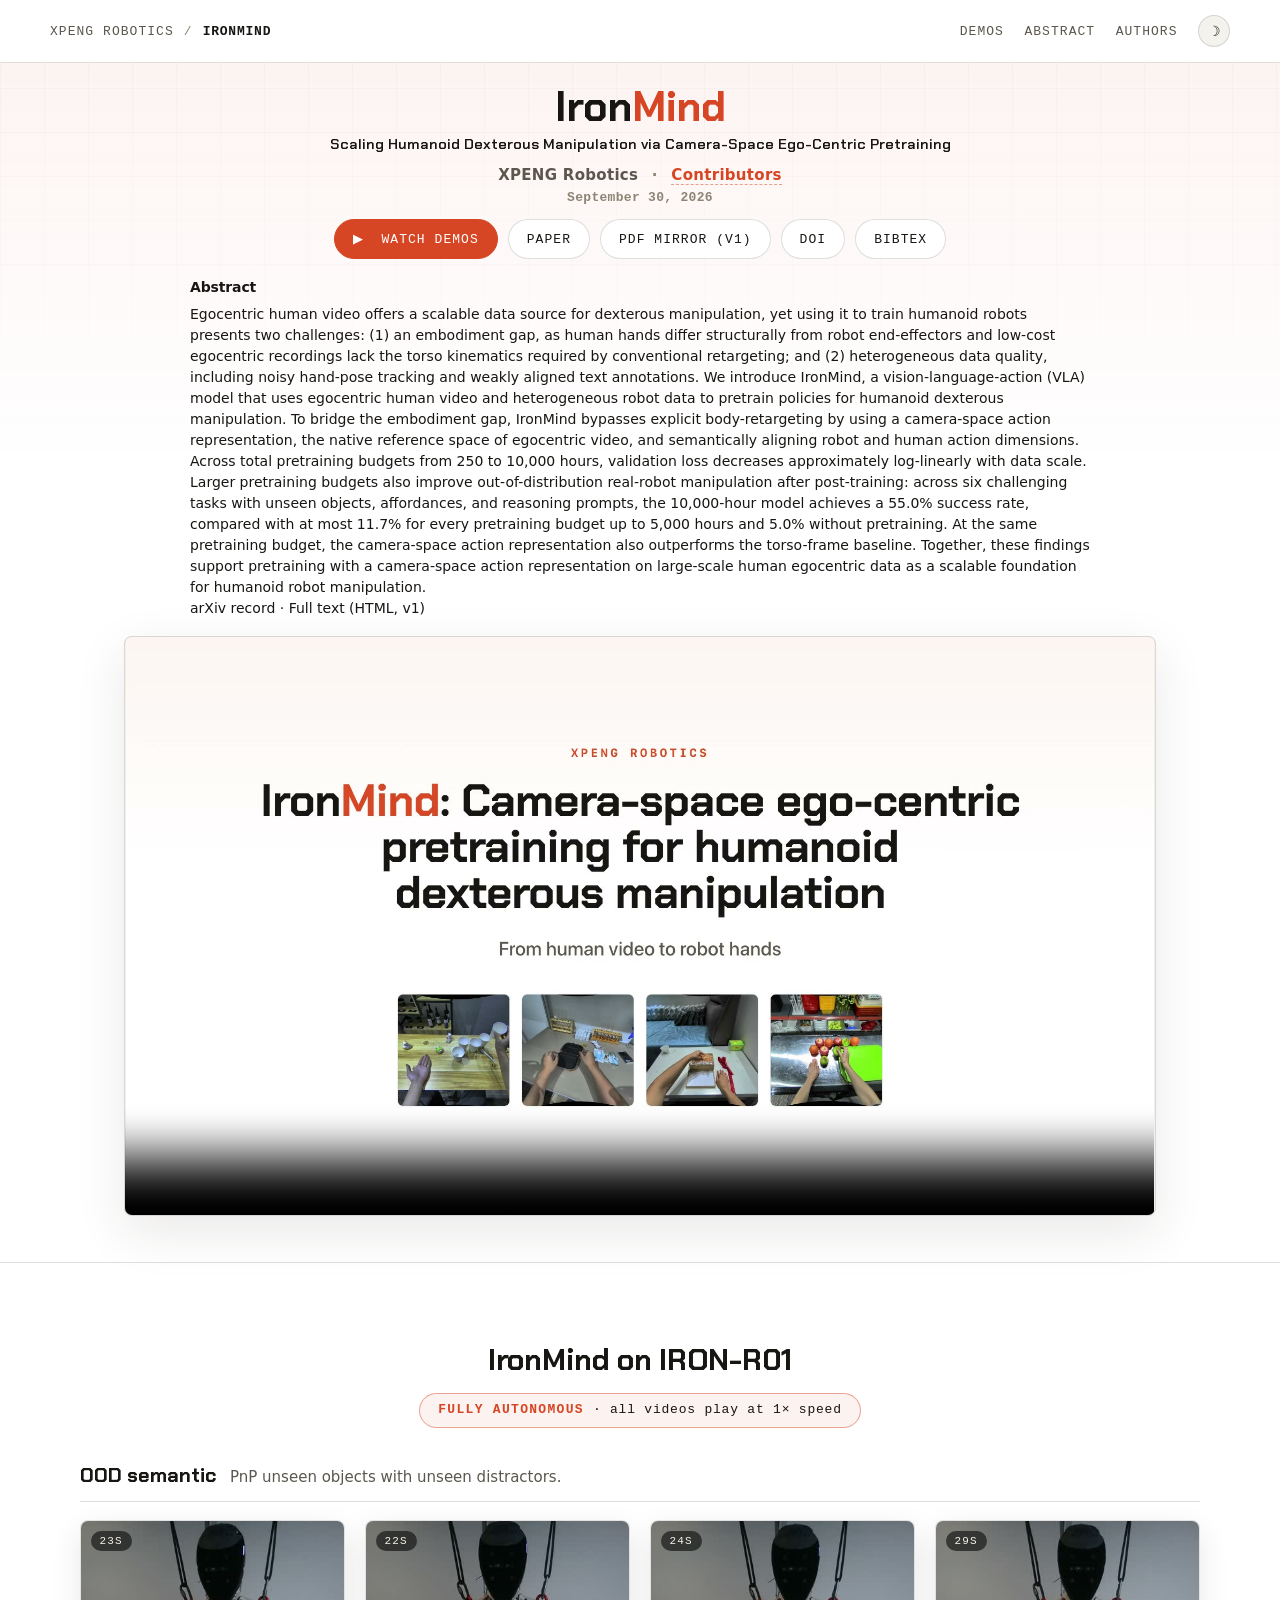
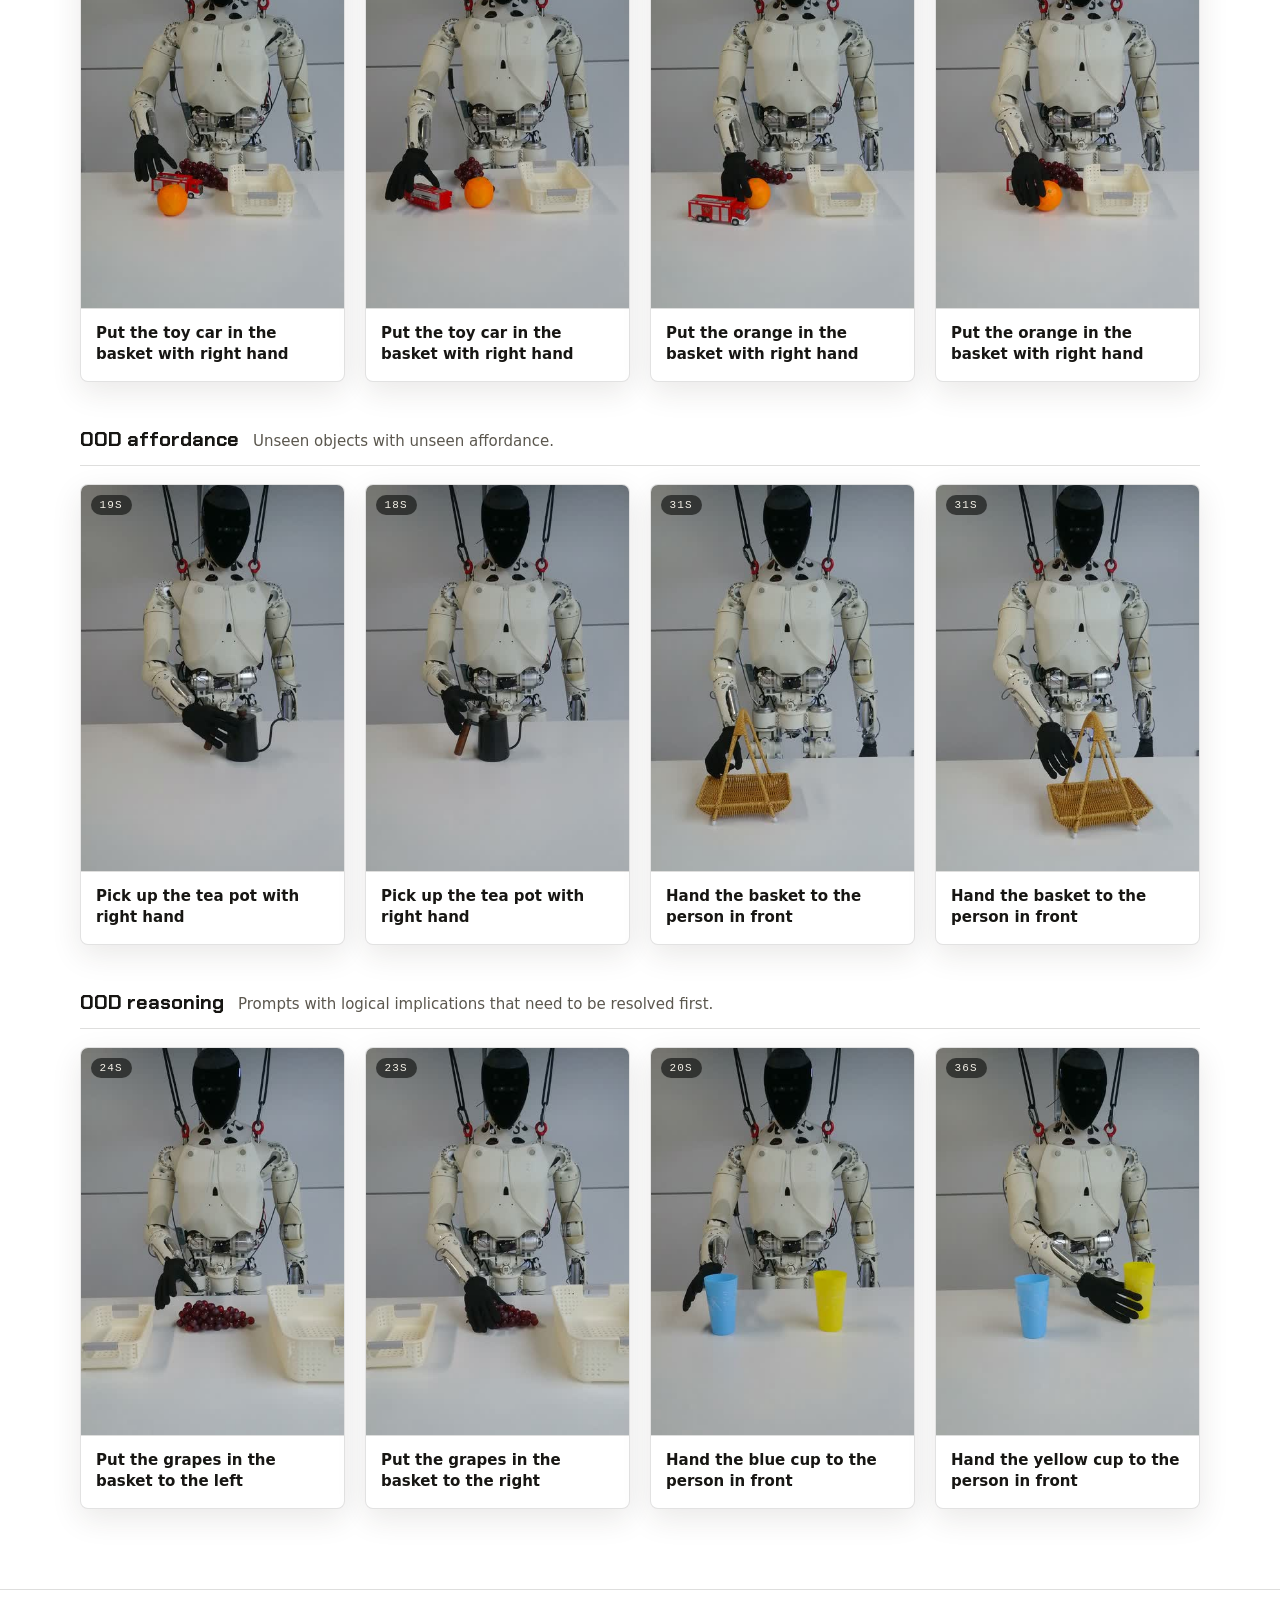
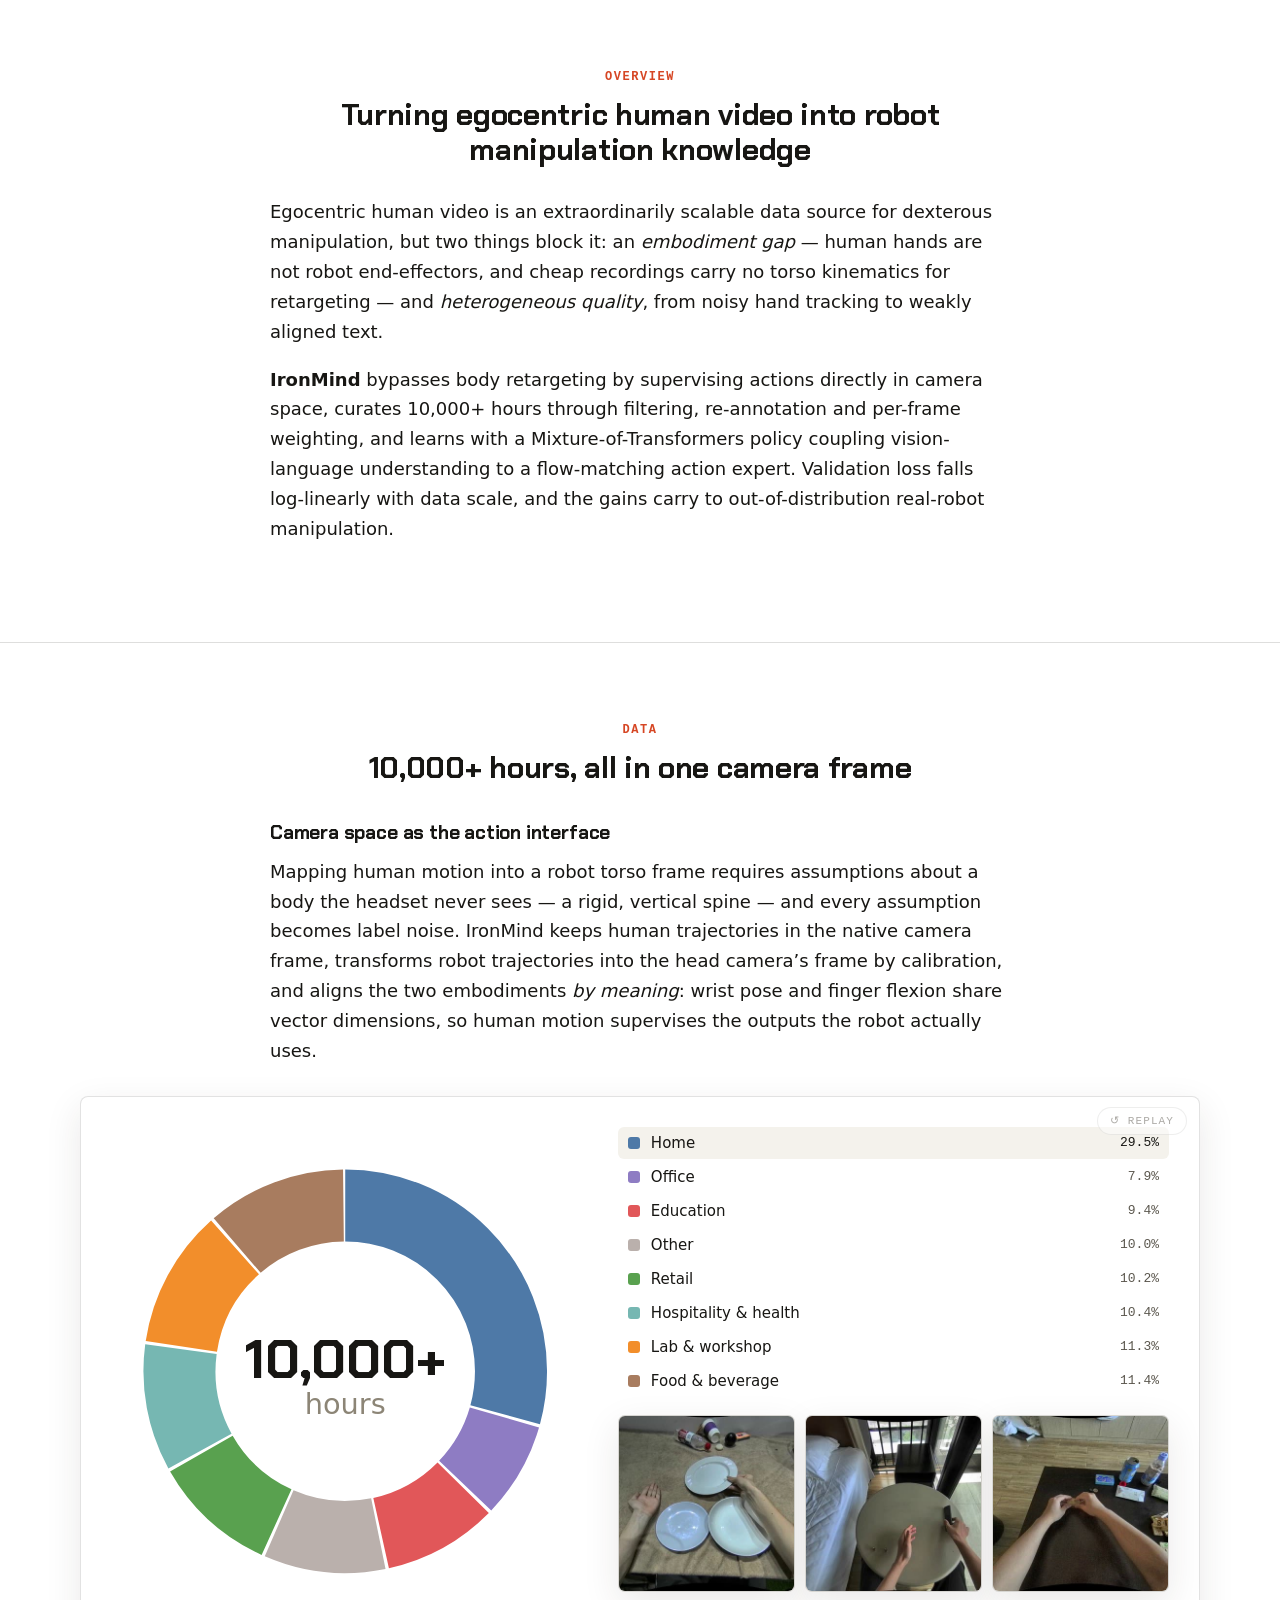
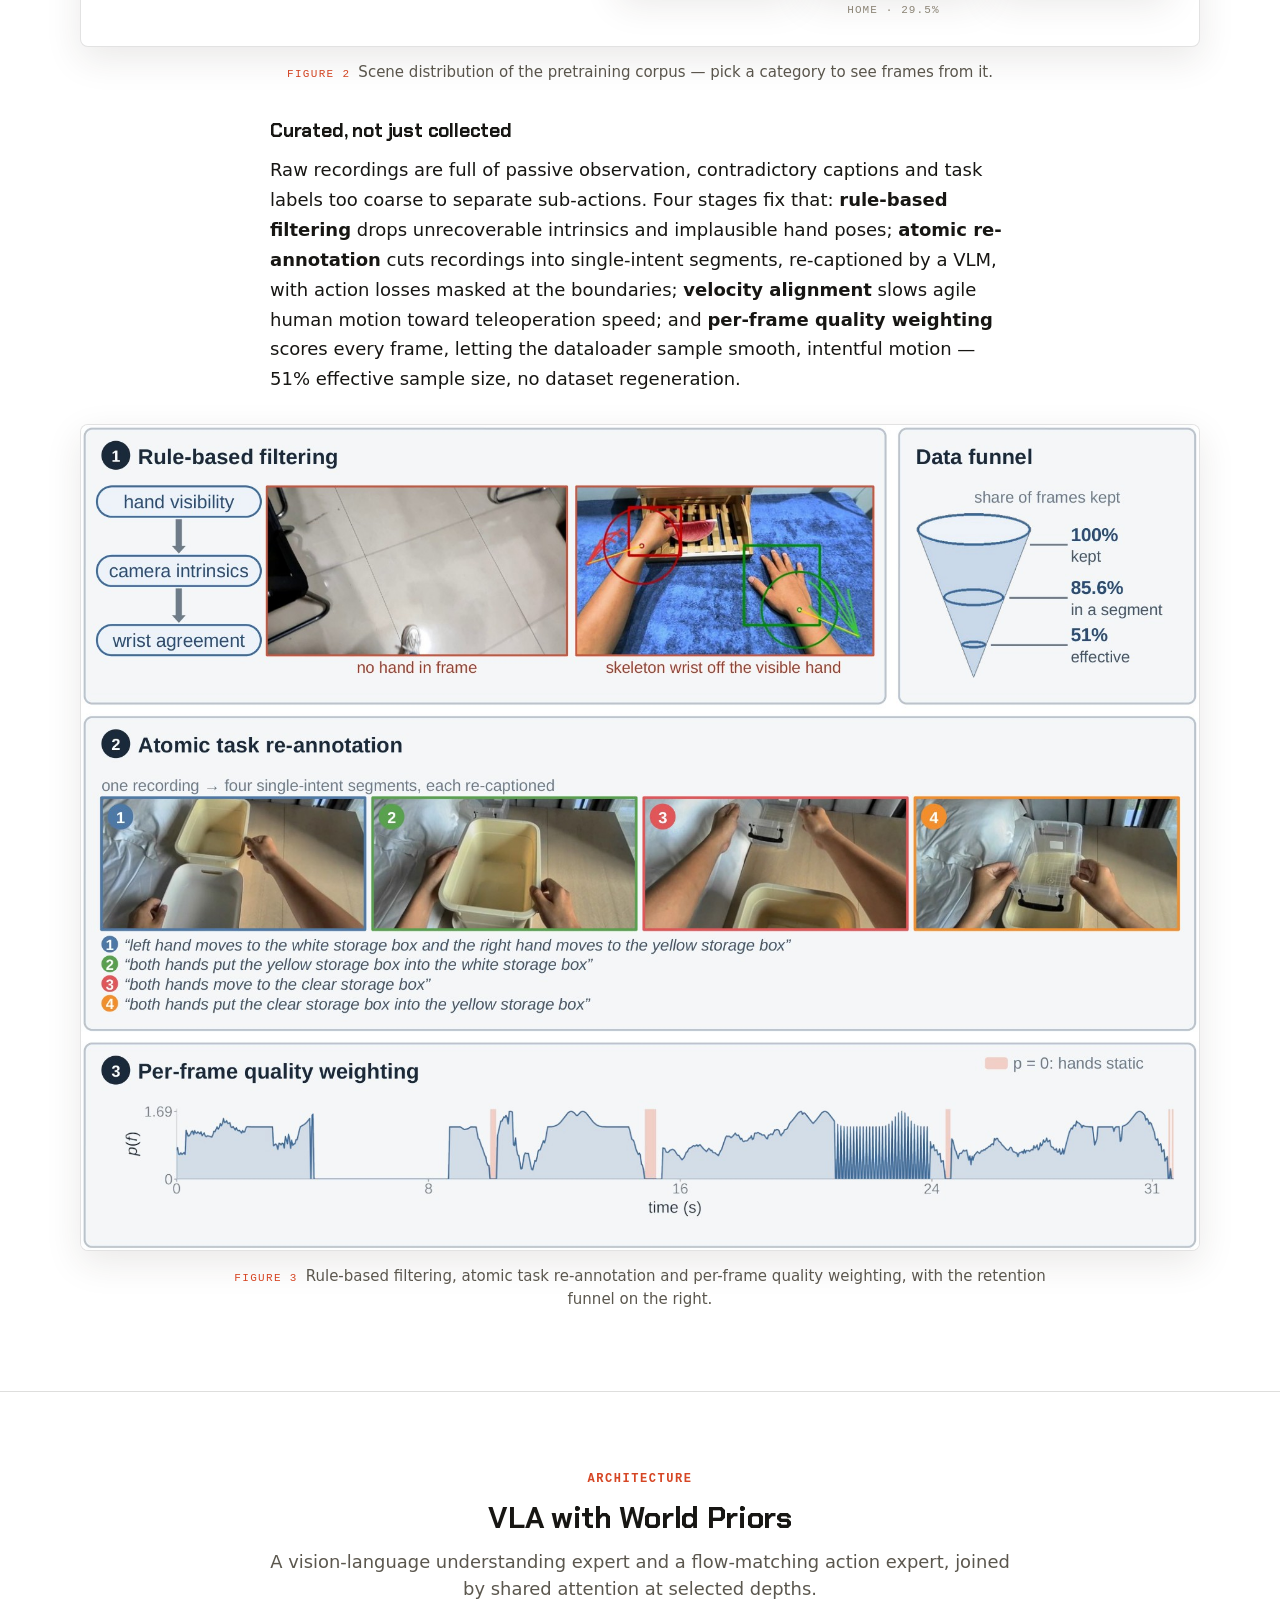
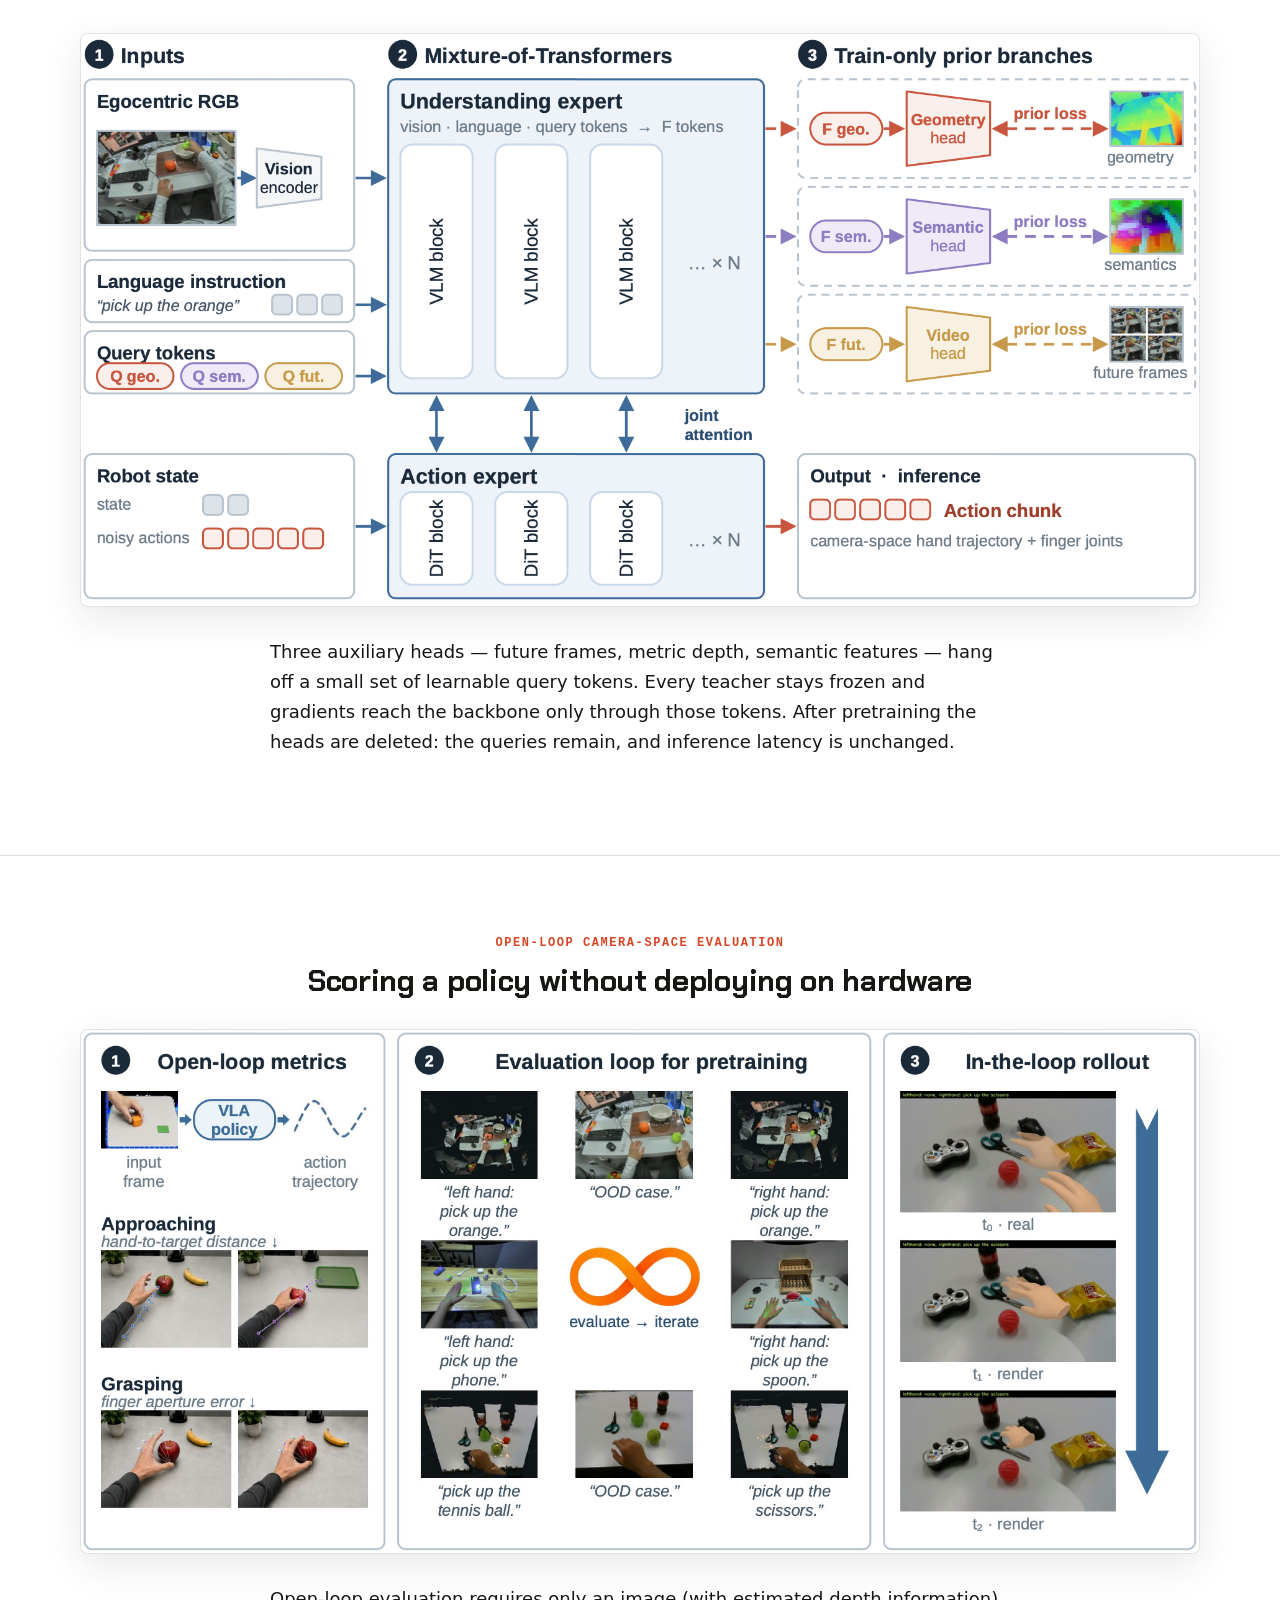
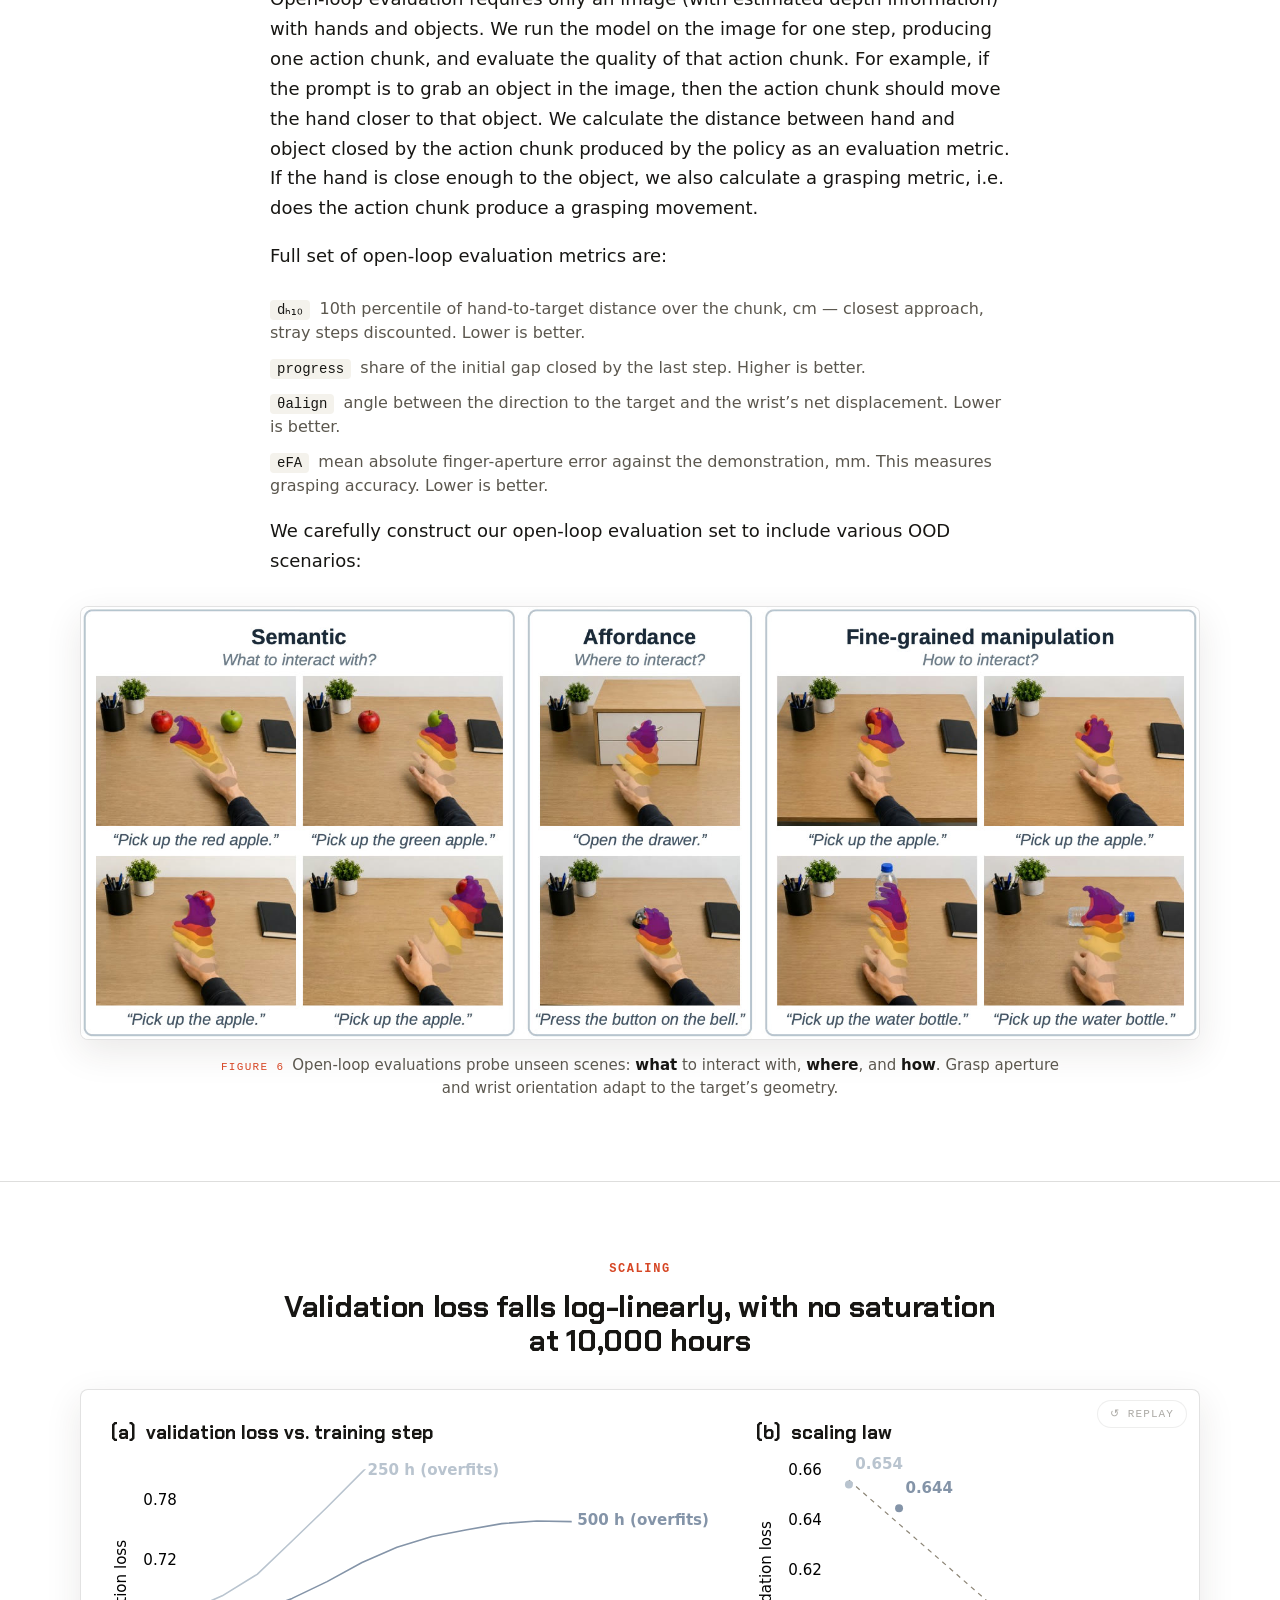
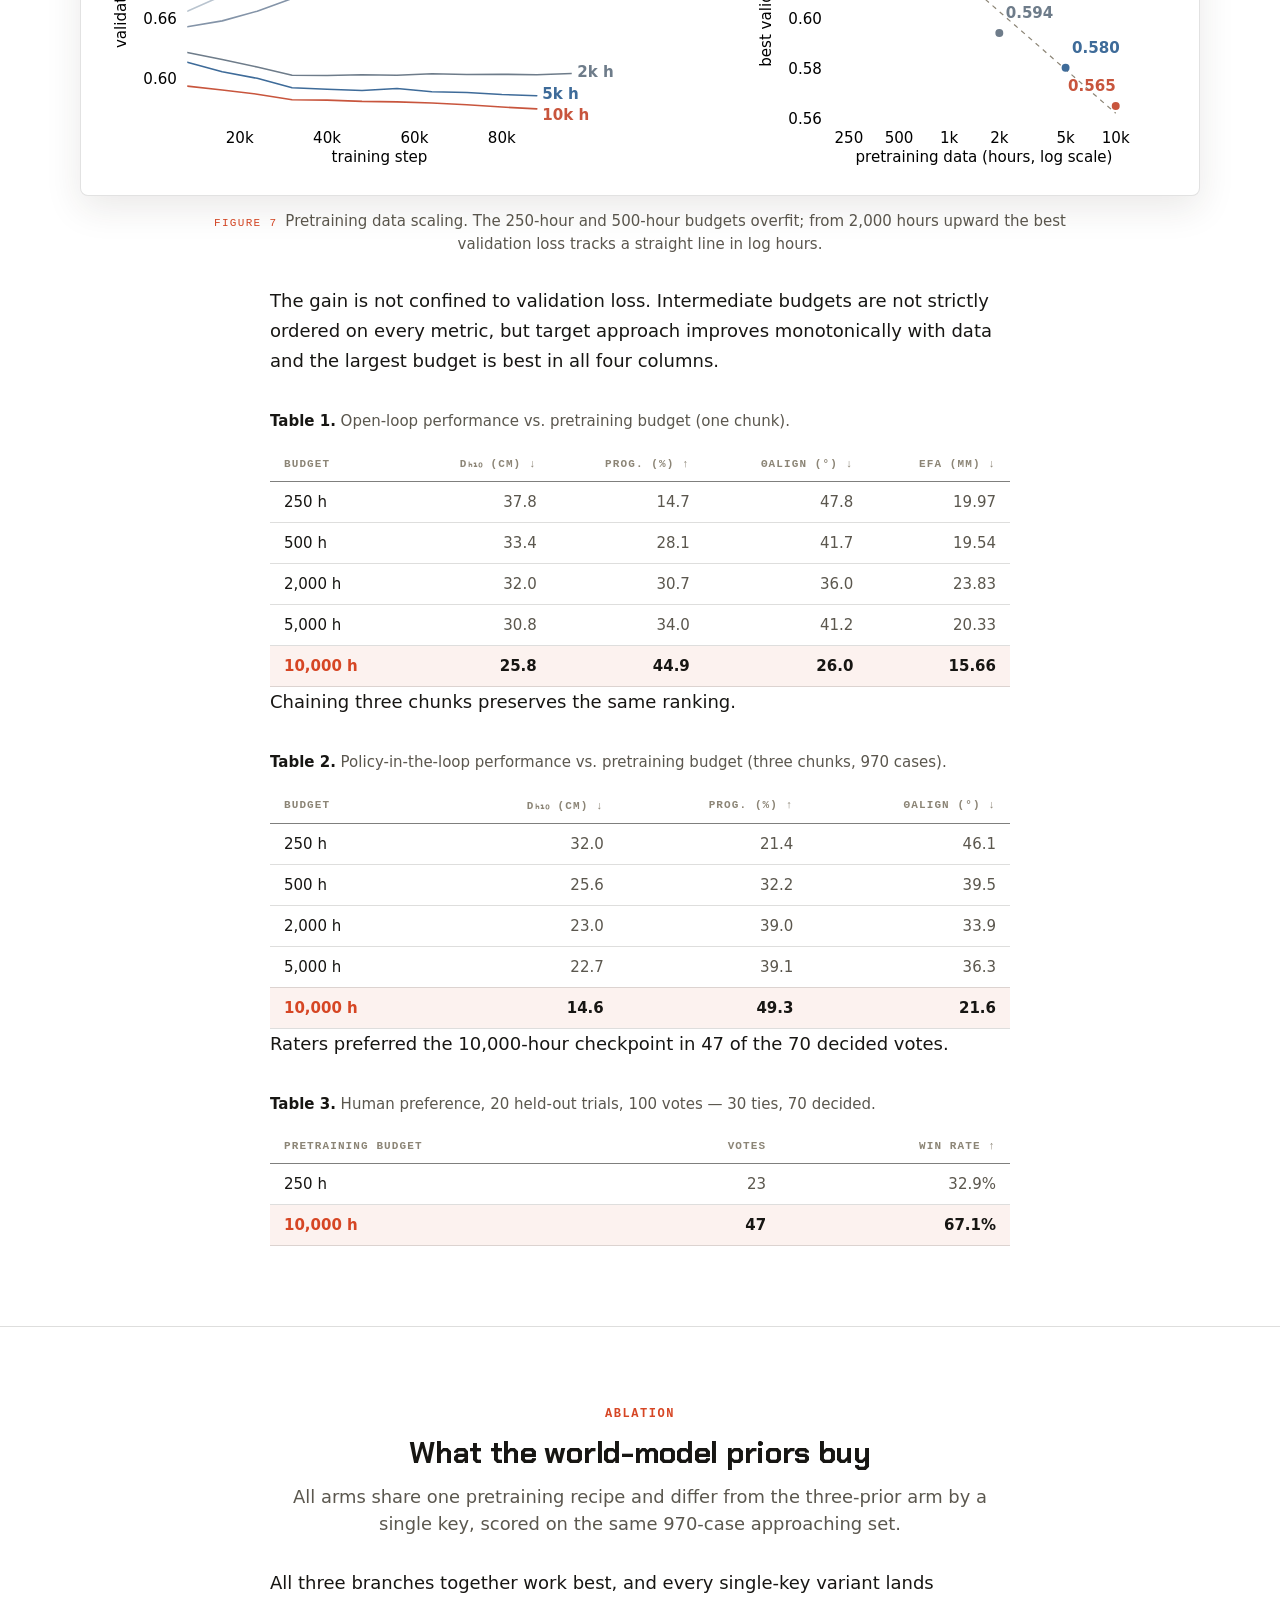
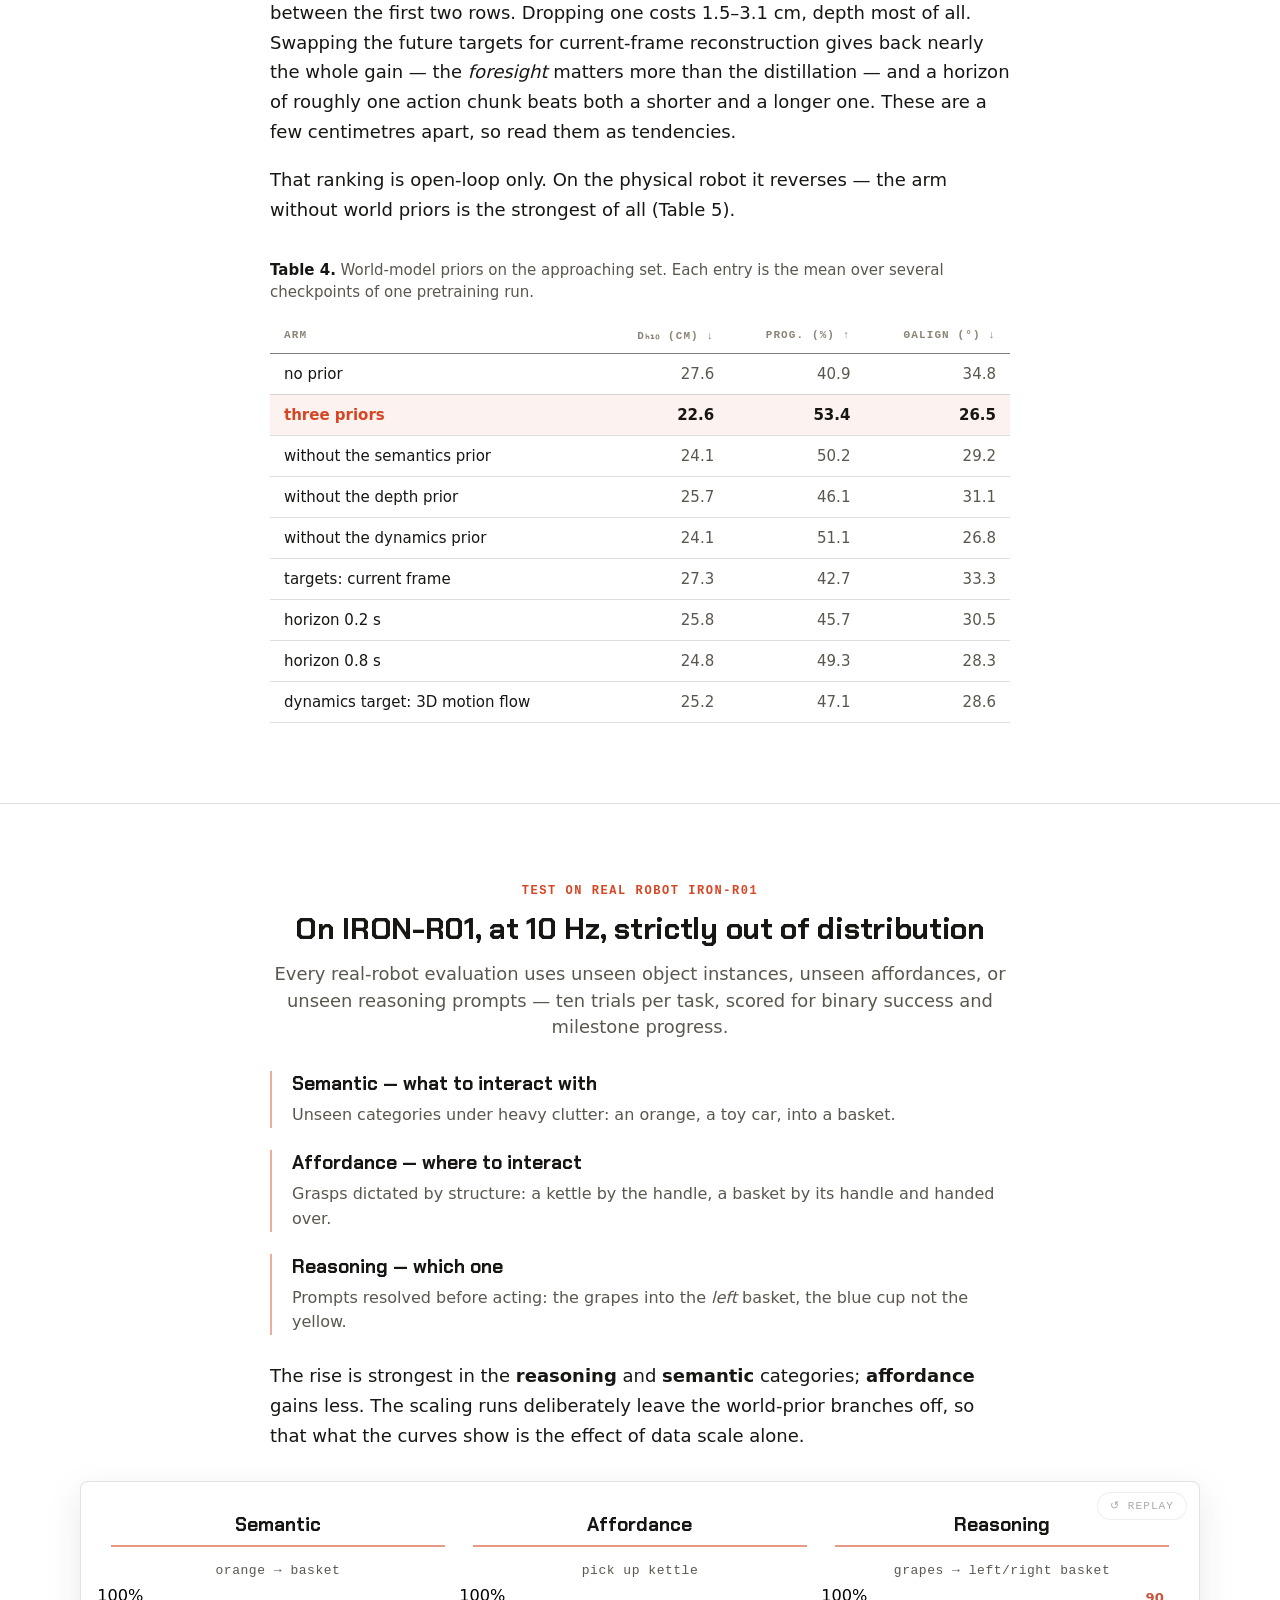
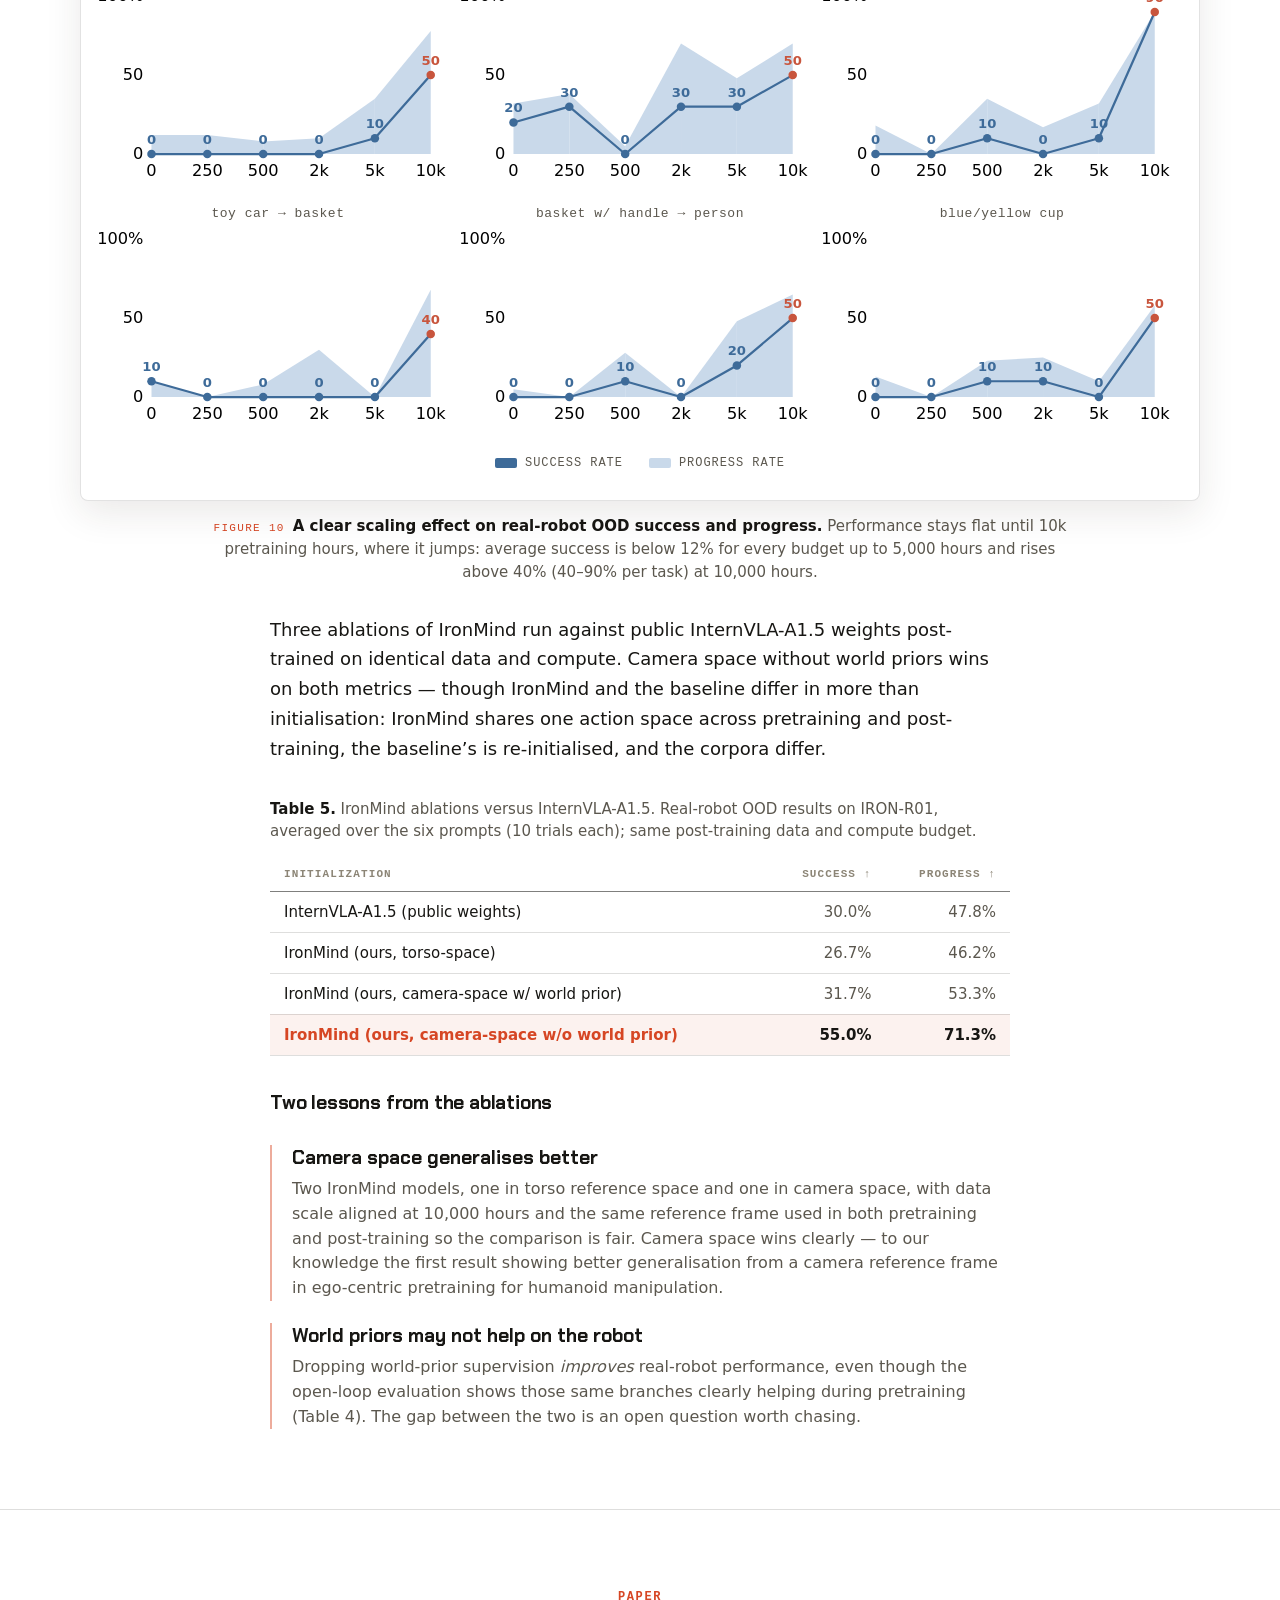
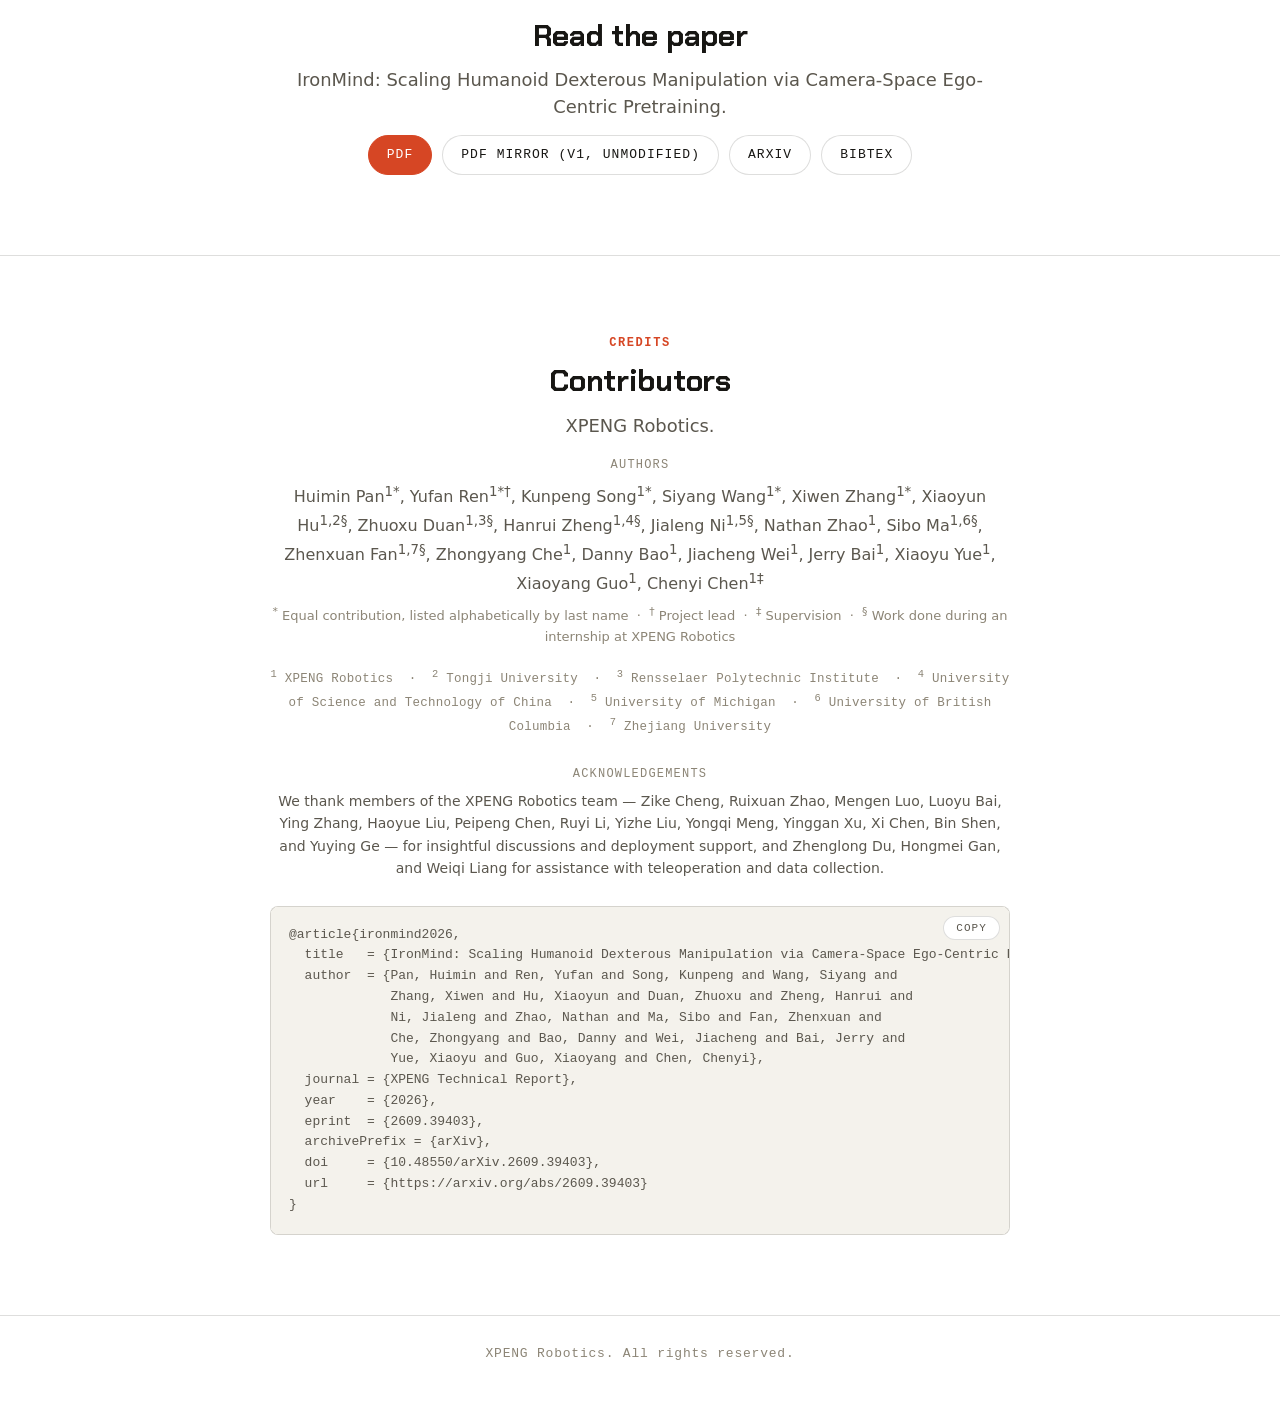
<file: ironmind/index.html>
<!DOCTYPE html>
<html lang="en" data-theme="day">
<head>
<meta charset="utf-8">
<meta name="viewport" content="width=device-width, initial-scale=1">
<title>IronMind — Scaling Humanoid Dexterous Manipulation via Camera-Space Ego-Centric Pretraining</title>
<link rel="canonical" href="https://xpeng-robotics.github.io/ironmind/">
<meta name="citation_title" content="IronMind: Scaling Humanoid Dexterous Manipulation via Camera-Space Ego-Centric Pretraining">
<meta name="citation_author" content="Huimin Pan">
<meta name="citation_author" content="Yufan Ren">
<meta name="citation_author" content="Kunpeng Song">
<meta name="citation_author" content="Siyang Wang">
<meta name="citation_author" content="Xiwen Zhang">
<meta name="citation_author" content="Xiaoyun Hu">
<meta name="citation_author" content="Zhuoxu Duan">
<meta name="citation_author" content="Hanrui Zheng">
<meta name="citation_author" content="Jialeng Ni">
<meta name="citation_author" content="Nathan Zhao">
<meta name="citation_author" content="Sibo Ma">
<meta name="citation_author" content="Zhenxuan Fan">
<meta name="citation_author" content="Zhongyang Che">
<meta name="citation_author" content="Danny Bao">
<meta name="citation_author" content="Jiacheng Wei">
<meta name="citation_author" content="Jerry Bai">
<meta name="citation_author" content="Xiaoyu Yue">
<meta name="citation_author" content="Xiaoyang Guo">
<meta name="citation_author" content="Chenyi Chen">
<meta name="citation_publication_date" content="2026/09/30">
<meta name="citation_technical_report_institution" content="arXiv">
<meta name="citation_technical_report_number" content="2609.39403">
<meta name="citation_doi" content="10.48550/arXiv.2609.39403">
<meta name="citation_arxiv_id" content="2609.39403">
<meta name="citation_url" content="https://arxiv.org/abs/2609.39403">
<meta name="citation_pdf_url" content="https://xpeng-robotics.github.io/ironmind/IronMind.pdf">
<meta name="description" content="IronMind is a vision-language-action model that turns raw egocentric human video into scalable pretraining data for humanoid dexterous manipulation.">
<meta property="og:title" content="IronMind: Scaling Humanoid Dexterous Manipulation via Camera-Space Ego-Centric Pretraining">
<meta property="og:description" content="Camera-space pretraining on 10,000+ hours of human egocentric video, transferred to real-robot dexterous manipulation.">
<meta property="og:url" content="https://xpeng-robotics.github.io/ironmind/">
<meta property="og:image" content="https://xpeng-robotics.github.io/ironmind/assets/teaser.png">
<meta property="og:image:width" content="2000">
<meta property="og:image:height" content="1262">
<meta name="twitter:card" content="summary_large_image">
<meta property="og:type" content="website">
<link rel="icon" type="image/png" href="assets/xpeng-favicon-ink.png">
<link rel="icon" type="image/png" href="assets/xpeng-favicon-ink.png" media="(prefers-color-scheme: light)">
<link rel="icon" type="image/png" href="assets/xpeng-favicon-white.png" media="(prefers-color-scheme: dark)">
<link rel="preconnect" href="https://fonts.googleapis.com">
<link rel="preconnect" href="https://fonts.gstatic.com" crossorigin>
<link href="https://fonts.googleapis.com/css2?family=Chakra+Petch:wght@400;600;700&display=swap" rel="stylesheet">
<style>
  /* ---------- light (default) ---------- */
  :root {
    color-scheme: light;
    --bg: #ffffff;
    --surface: #ffffff;
    --surface-2: #f4f2ec;
    --text: #171613;
    --muted: #5b574e;
    --soft: #8c8576;
    --line: rgba(23, 22, 19, 0.14);
    --accent: #d64624;
    --media-bg: #f2f1ed;
    --media-border: rgba(23, 22, 19, 0.12);
    --media-shadow: rgba(45, 38, 25, 0.10);
    --grid-line: rgba(23, 22, 19, 0.5);
    --grid-opacity: 0.05;
    --max: 1180px;
    --measure: 740px;
    --wide: 1120px;
    --page-gutter: 40px;
    --radius: 8px;
    --font-sans: ui-sans-serif, system-ui, -apple-system, BlinkMacSystemFont, "Segoe UI", sans-serif;
    --font-mono: ui-monospace, "SFMono-Regular", "SF Mono", Consolas, "Liberation Mono", Menlo, monospace;
    --font-display: "Chakra Petch", var(--font-sans);
    --content-width: min(var(--max), calc(100% - var(--page-gutter)));
    --article-width: min(var(--measure), calc(100% - var(--page-gutter)));
    --wide-content: min(var(--wide), calc(100vw - var(--page-gutter)));
    --size-xs: 11px;
    --size-label: 12px;
    --size-small: 13px;
    --size-caption: 14px;
    --size-copy: 18px;
  }

  /* ---------- dark (opt-in) ---------- */
  html[data-theme="night"] {
    color-scheme: dark;
    --bg: #0f1110;
    --surface: #171917;
    --surface-2: #20231f;
    --text: #f4f1e8;
    --muted: #b8b1a2;
    --soft: #777062;
    --line: rgba(244, 241, 232, 0.15);
    --accent: #f05f3b;
    --media-bg: #0b0c0b;
    --media-border: rgba(244, 241, 232, 0.10);
    --media-shadow: rgba(0, 0, 0, 0.28);
    --grid-line: rgba(244, 241, 232, 0.5);
    --grid-opacity: 0.07;
  }

  * { box-sizing: border-box; }

  html {
    scroll-behavior: smooth;
    overflow-y: scroll;
    scrollbar-color: color-mix(in srgb, var(--muted) 26%, transparent) transparent;
    scrollbar-width: thin;
  }

  ::-webkit-scrollbar { width: 8px; height: 8px; }
  ::-webkit-scrollbar-track { background: transparent; }
  ::-webkit-scrollbar-thumb {
    border: 3px solid transparent;
    border-radius: 999px;
    background: color-mix(in srgb, var(--muted) 26%, transparent);
    background-clip: content-box;
  }
  ::-webkit-scrollbar-thumb:hover {
    background: color-mix(in srgb, var(--accent) 38%, transparent);
    background-clip: content-box;
  }

  body {
    margin: 0;
    background: var(--bg);
    color: var(--text);
    font-family: var(--font-sans);
    -webkit-font-smoothing: antialiased;
  }

  body::before {
    content: "";
    position: fixed;
    inset: 0;
    pointer-events: none;
    z-index: 0;
    opacity: var(--grid-opacity);
    background-image:
      linear-gradient(var(--grid-line) 1px, transparent 1px),
      linear-gradient(90deg, var(--grid-line) 1px, transparent 1px);
    background-size: 44px 44px;
    mask-image: linear-gradient(180deg, #000, transparent 52%);
    -webkit-mask-image: linear-gradient(180deg, #000, transparent 52%);
  }

  a { color: inherit; text-decoration: none; }

  h1, h2, h3 { font-family: var(--font-display); font-weight: 700; margin: 0; letter-spacing: -0.01em; }

  .wrap { width: var(--content-width); margin: 0 auto; }
  main .wrap { width: var(--article-width); }
  .wrap-wide { width: var(--wide-content); margin: 0 auto; }

  /* ---------- nav ---------- */
  .nav {
    position: sticky;
    top: 0;
    z-index: 30;
    border-bottom: 1px solid var(--line);
    background: color-mix(in srgb, var(--bg) 88%, transparent);
    backdrop-filter: blur(18px);
  }
  .nav-inner {
    display: flex;
    align-items: center;
    justify-content: space-between;
    gap: 16px;
    height: 62px;
  }
  .brand {
    display: flex;
    align-items: center;
    gap: 10px;
    color: var(--muted);
    font-family: var(--font-mono);
    font-size: var(--size-small);
    text-transform: uppercase;
    letter-spacing: .08em;
    white-space: nowrap;
    min-width: 0;
  }
  .brand-sep { color: var(--soft); }
  .brand a { transition: color .15s ease; }
  .brand-home:hover { color: var(--accent); }
  .brand-here b { color: var(--text); }
  .brand-here:hover b { color: var(--accent); }
  .brand b { color: var(--text); font-weight: 700; letter-spacing: .06em; }
  .nav-links {
    display: flex;
    align-items: center;
    gap: clamp(10px, 1.6vw, 22px);
    font-family: var(--font-mono);
    font-size: var(--size-small);
    color: var(--muted);
    text-transform: uppercase;
    letter-spacing: .08em;
  }
  .nav-links a { transition: color .15s ease; }
  .nav-links a:hover { color: var(--accent); }
  .theme-toggle {
    border: 1px solid var(--line);
    color: var(--text);
    background: var(--surface-2);
    height: 32px;
    width: 32px;
    border-radius: 999px;
    cursor: pointer;
    display: grid;
    place-items: center;
    font-size: 14px;
    line-height: 1;
    transition: border-color .15s ease, color .15s ease;
  }
  .theme-toggle:hover { border-color: var(--accent); color: var(--accent); }

  /* ---------- contents bar ---------- */
  .content-menu {
    position: fixed;
    top: 62px;
    left: 0;
    right: 0;
    z-index: 29;
    border-bottom: 1px solid var(--line);
    background: color-mix(in srgb, var(--bg) 90%, transparent);
    backdrop-filter: blur(18px);
    transition: opacity 180ms ease, transform 180ms ease, visibility 180ms ease;
  }
  .content-menu.is-hidden {
    opacity: 0;
    pointer-events: none;
    transform: translateY(-8px);
    visibility: hidden;
  }
  .content-menu-list {
    width: var(--content-width);
    margin: 0 auto;
    display: flex;
    align-items: center;
    justify-content: center;
    gap: clamp(14px, 2vw, 26px);
    height: 42px;
    overflow-x: auto;
    scrollbar-width: none;
  }
  .content-menu-list::-webkit-scrollbar { display: none; }
  .content-menu-list button {
    border: 0;
    background: none;
    padding: 0;
    cursor: pointer;
    color: var(--soft);
    font-family: var(--font-mono);
    font-size: var(--size-label);
    letter-spacing: .12em;
    text-transform: uppercase;
    white-space: nowrap;
    transition: color .15s ease;
  }
  .content-menu-list button:hover { color: var(--text); }
  .content-menu-list button.is-active { color: var(--accent); }

  /* ---------- hero (centered) ---------- */
  .hero {
    position: relative;
    z-index: 1;
    padding: clamp(14px, 1.9vw, 26px) 0 clamp(10px, 1.3vw, 18px);
    text-align: center;
    background: linear-gradient(180deg, color-mix(in srgb, var(--accent) 6%, transparent), transparent 70%);
  }
  .hero-copy { max-width: 1000px; margin: 0 auto; }
  .hero .paper-abstract { max-width: 900px; margin: 18px auto 0; padding: 0; border: 0; text-align: left; font-size: 14px; line-height: 1.5; }
  .paper-abstract h2 { font: inherit; font-weight: 700; margin-bottom: 6px; }
  .paper-abstract p { margin: 0; }
  .hero h1 {
    font-size: clamp(28px, 3.3vw, 44px);
    line-height: .95;
    margin-bottom: 8px;
  }
  .hero h1 .mark-mind { color: var(--accent); }
  .subtitle {
    margin: 0 auto 12px;
    color: var(--text);
    font-family: var(--font-display);
    font-size: clamp(14px, 1.15vw, 16px);
    line-height: 1.28;
    max-width: 900px;
    font-weight: 600;
  }
  .eyebrow {
    margin: 0 0 14px;
    color: var(--accent);
    font-family: var(--font-mono);
    font-size: var(--size-label);
    font-weight: 700;
    letter-spacing: .13em;
    line-height: 1.2;
    text-transform: uppercase;
  }
  .hero-meta {
    display: grid;
    gap: 6px;
    justify-items: center;
    color: var(--muted);
    font-size: 15px;
    font-weight: 600;
    letter-spacing: .02em;
  }
  .hero-meta-sep { color: var(--soft); margin: 0 8px; }
  .hero-meta-link { color: var(--accent); border-bottom: 1px dashed color-mix(in srgb, var(--accent) 50%, transparent); }
  .hero-meta time { font-family: var(--font-mono); font-size: var(--size-small); color: var(--soft); }

  .hero-actions {
    display: flex;
    flex-wrap: wrap;
    justify-content: center;
    gap: 10px;
    margin-top: 14px;
  }
  .btn {
    display: inline-flex;
    align-items: center;
    gap: 8px;
    height: 40px;
    padding: 0 18px;
    border: 1px solid var(--line);
    border-radius: 999px;
    background: var(--surface);
    color: var(--text);
    font-family: var(--font-mono);
    font-size: var(--size-small);
    letter-spacing: .08em;
    text-transform: uppercase;
    cursor: pointer;
    transition: border-color .15s ease, color .15s ease, background .15s ease;
  }
  .btn:hover { border-color: var(--accent); color: var(--accent); }
  .btn--primary { background: var(--accent); border-color: var(--accent); color: #fff; }
  .btn--primary:hover { background: color-mix(in srgb, var(--accent) 86%, #000); border-color: transparent; color: #fff; }

  /* ---------- teaser ---------- */
  .teaser {
    position: relative;
    z-index: 1;
    padding: 0 0 clamp(28px, 3.6vw, 52px);
  }
  .teaser figure { margin: 0; }
  .teaser video {
    display: block;
    width: 100%;
    max-width: min(100%, calc(max(240px, 100vh - 320px) * 16 / 9));
    height: auto;
    margin: 0 auto;
    aspect-ratio: 16 / 9;
    border: 1px solid var(--media-border);
    border-radius: var(--radius);
    background: var(--media-bg);
    box-shadow: 0 16px 50px var(--media-shadow);
  }
  html[data-theme="night"] .teaser video { filter: brightness(.94) contrast(1.02); }

  figcaption {
    margin: 16px auto 0;
    max-width: 880px;
    color: var(--muted);
    font-family: var(--font-mono);
    font-size: var(--size-caption);
    line-height: 1.55;
    text-align: center;
  }
  figcaption b, figcaption strong { color: var(--text); }

  /* ---------- sections ---------- */
  section { position: relative; z-index: 1; padding: 80px 0; border-top: 1px solid var(--line); }
  section h2 { font-size: clamp(24px, 2.4vw, 30px); line-height: 1.15; max-width: 900px; }
  .section-head { text-align: center; }
  .section-head h2 { margin: 0 auto; }
  .section-head .section-subtitle { margin-left: auto; margin-right: auto; }
  .section-subtitle {
    margin: 14px 0 0;
    max-width: 780px;
    color: var(--muted);
    font-size: clamp(15px, 1.4vw, 18px);
    line-height: 1.5;
    font-weight: 500;
  }
  .section-body { margin-top: 30px; min-width: 0; }
  .section-body p {
    margin: 0 0 18px;
    font-size: var(--size-copy);
    line-height: 1.66;
    color: var(--text);
  }
  .section-body h3 { font-size: 19px; margin: 34px 0 12px; }

  /* ---------- demo groups ---------- */
  .demo-badge {
    display: inline-flex;
    align-items: center;
    gap: 9px;
    margin: 16px auto 0;
    padding: 8px 18px;
    border: 1px solid color-mix(in srgb, var(--accent) 45%, transparent);
    border-radius: 999px;
    background: color-mix(in srgb, var(--accent) 7%, transparent);
    color: var(--text);
    font-family: var(--font-mono);
    font-size: var(--size-small);
    letter-spacing: .06em;
    line-height: 1.3;
  }
  .demo-badge b {
    color: var(--accent);
    font-weight: 700;
    letter-spacing: .1em;
    text-transform: uppercase;
  }

  .demo-group { margin-top: 44px; }
  .demo-group:first-of-type { margin-top: 34px; }
  .group-head {
    display: flex;
    align-items: baseline;
    flex-wrap: wrap;
    gap: 8px 14px;
    padding-bottom: 12px;
    margin-bottom: 18px;
    border-bottom: 1px solid var(--line);
  }
  .group-title {
    font-family: var(--font-display);
    font-size: 20px;
    font-weight: 700;
    color: var(--text);
  }
  .group-note {
    flex: 1 1 320px;
    min-width: 0;
    color: var(--muted);
    font-size: 15px;
    line-height: 1.45;
  }

  .grid {
    display: grid;
    grid-template-columns: repeat(auto-fill, minmax(230px, 1fr));
    gap: 20px;
  }
  .card {
    border: 1px solid var(--media-border);
    border-radius: var(--radius);
    background: var(--surface);
    overflow: hidden;
    box-shadow: 0 10px 30px var(--media-shadow);
    cursor: pointer;
    transition: transform .2s ease, border-color .2s ease, box-shadow .2s ease;
  }
  .card:hover {
    transform: translateY(-3px);
    border-color: color-mix(in srgb, var(--accent) 55%, transparent);
    box-shadow: 0 18px 44px color-mix(in srgb, var(--media-shadow) 140%, transparent);
  }
  .card:focus-visible { outline: 2px solid var(--accent); outline-offset: 3px; }
  .card-media { position: relative; aspect-ratio: 1088 / 1600; background: var(--media-bg); }
  .card-media video { width: 100%; height: 100%; object-fit: cover; display: block; }
  .card-badge {
    position: absolute;
    top: 10px;
    left: 10px;
    padding: 4px 9px;
    border-radius: 999px;
    background: rgba(12, 13, 12, .62);
    backdrop-filter: blur(6px);
    color: #f4f1e8;
    font-family: var(--font-mono);
    font-size: var(--size-xs);
    letter-spacing: .1em;
    text-transform: uppercase;
  }
  .card-expand {
    position: absolute;
    right: 10px;
    bottom: 10px;
    width: 28px;
    height: 28px;
    display: grid;
    place-items: center;
    border-radius: 6px;
    background: rgba(12, 13, 12, .58);
    backdrop-filter: blur(6px);
    color: #f4f1e8;
    font-size: 13px;
    opacity: 0;
    transition: opacity .15s ease;
  }
  .card:hover .card-expand { opacity: 1; }
  .card-body { padding: 14px 15px 16px; border-top: 1px solid var(--line); }
  .card-instr { font-size: 15px; line-height: 1.4; color: var(--text); font-weight: 600; }

  /* ---------- figures inside sections ---------- */
  .fig { margin: 30px 0 0; }
  .fig img {
    display: block;
    width: 100%;
    height: auto;
    border: 1px solid var(--media-border);
    border-radius: var(--radius);
    background: #fff;
    box-shadow: 0 12px 36px var(--media-shadow);
  }
  html[data-theme="night"] .fig img { filter: brightness(.93) contrast(1.02); }
  .fig figcaption {
    margin: 14px auto 0;
    max-width: 860px;
    color: var(--muted);
    font-family: var(--font-sans);
    font-size: 15px;
    line-height: 1.55;
    text-align: center;
  }
  .fig figcaption b { color: var(--text); }
  .fig-num {
    font-family: var(--font-mono);
    font-size: var(--size-xs);
    letter-spacing: .12em;
    text-transform: uppercase;
    color: var(--accent);
    margin-right: 8px;
  }

  /* ---------- tables ---------- */
  .tbl-wrap { overflow-x: auto; margin-top: 34px; }
  table.tbl {
    width: 100%;
    min-width: 520px;
    border-collapse: collapse;
    font-size: 15px;
  }
  table.tbl caption {
    caption-side: top;
    text-align: left;
    padding-bottom: 14px;
    color: var(--muted);
    font-size: 15px;
    line-height: 1.5;
  }
  table.tbl caption b { color: var(--text); }
  table.tbl th,
  table.tbl td {
    padding: 11px 14px;
    text-align: right;
    border-bottom: 1px solid var(--line);
    white-space: nowrap;
  }
  table.tbl th:first-child,
  table.tbl td:first-child { text-align: left; }
  table.tbl thead th {
    font-family: var(--font-mono);
    font-size: var(--size-xs);
    letter-spacing: .1em;
    text-transform: uppercase;
    color: var(--soft);
    font-weight: 700;
    border-bottom: 1px solid color-mix(in srgb, var(--text) 55%, transparent);
  }
  table.tbl td { font-variant-numeric: tabular-nums; color: var(--muted); }
  table.tbl td:first-child { color: var(--text); }
  table.tbl tr.best td {
    background: color-mix(in srgb, var(--accent) 7%, transparent);
    color: var(--text);
    font-weight: 700;
  }
  table.tbl tr.best td:first-child { color: var(--accent); }

  /* ---------- metric key / numbered points ---------- */
  .keylist { display: grid; gap: 11px; margin: 26px 0 0; padding: 0; list-style: none; }
  .keylist li { color: var(--muted); font-size: 16px; line-height: 1.5; }
  .keylist code {
    color: var(--text);
    font-family: var(--font-mono);
    font-size: 14px;
    background: var(--surface-2);
    border-radius: 4px;
    padding: 2px 7px;
    margin-right: 4px;
  }
  .points { display: grid; gap: 22px; margin-top: 30px; }
  .point { border-left: 2px solid color-mix(in srgb, var(--accent) 45%, transparent); padding-left: 20px; }
  .point h4 { margin: 0 0 7px; font-family: var(--font-display); font-size: 19px; font-weight: 700; }
  .point p { margin: 0; color: var(--muted); font-size: 16px; line-height: 1.55; }

  /* ---------- animated figures ---------- */
  .afig {
    position: relative;
    cursor: pointer;
    border: 1px solid var(--media-border);
    border-radius: var(--radius);
    background: var(--surface);
    box-shadow: 0 12px 36px var(--media-shadow);
    padding: clamp(18px, 2.4vw, 30px);
  }
  .afig svg { display: block; width: 100%; height: auto; overflow: visible; }
  .afig.no-anim, .afig.no-anim * { transition: none !important; }
  .afig-replay {
    position: absolute;
    top: 10px;
    right: 12px;
    z-index: 2;
    display: inline-flex;
    align-items: center;
    gap: 7px;
    height: 28px;
    padding: 0 12px;
    border: 1px solid var(--line);
    border-radius: 999px;
    background: var(--surface);
    color: var(--muted);
    font-family: var(--font-mono);
    font-size: var(--size-xs);
    letter-spacing: .1em;
    text-transform: uppercase;
    cursor: pointer;
    opacity: .5;
    transition: opacity .15s ease, color .15s ease, border-color .15s ease;
  }
  .afig:hover .afig-replay { opacity: 1; }
  .afig-replay:hover, .afig-replay:focus-visible { color: var(--accent); border-color: var(--accent); opacity: 1; }

  /* -- donut -- */
  .scenes-grid {
    display: grid;
    grid-template-columns: minmax(240px, 0.85fr) minmax(260px, 1fr);
    gap: clamp(20px, 3vw, 44px);
    align-items: center;
  }
  .donut-wrap { position: relative; }
  .donut circle.wedge {
    fill: none;
    stroke-linecap: butt;
    transition: stroke-dashoffset 900ms cubic-bezier(.22,.61,.36,1), opacity 220ms ease, stroke-width 220ms ease;
  }
  .donut-center-value {
    font-family: var(--font-display);
    font-weight: 700;
    fill: var(--text);
  }
  .donut-center-unit { fill: var(--soft); }
  .afig.dim-others .wedge:not(.on) { opacity: .22; }
  .afig .wedge.on { stroke-width: 40; }

  .legend { display: grid; gap: 2px; }
  .legend button {
    display: grid;
    grid-template-columns: 12px 1fr auto;
    align-items: center;
    gap: 11px;
    width: 100%;
    padding: 7px 10px;
    border: 0;
    border-radius: 6px;
    background: none;
    cursor: pointer;
    text-align: left;
    color: var(--text);
    font-family: inherit;
    font-size: 15px;
    opacity: 0;
    transform: translateY(6px);
    transition: opacity 420ms ease, transform 420ms ease, background 140ms ease;
  }
  .afig.is-on .legend button { opacity: 1; transform: none; }
  .legend button:hover,
  .legend button.on { background: var(--surface-2); }
  .legend button:focus-visible { outline: 2px solid var(--accent); outline-offset: 1px; }
  .legend .sw { width: 12px; height: 12px; border-radius: 3px; }
  .legend .pct {
    font-family: var(--font-mono);
    font-size: 13px;
    color: var(--muted);
    font-variant-numeric: tabular-nums;
  }
  .legend button.on .pct { color: var(--text); }

  .scene-shots {
    display: grid;
    grid-template-columns: repeat(3, 1fr);
    gap: 10px;
    margin-top: 18px;
  }
  .scene-shots img {
    width: 100%;
    aspect-ratio: 1 / 1;
    object-fit: cover;
    border-radius: 7px;
    border: 1px solid var(--media-border);
    background: var(--media-bg);
    opacity: 0;
    transition: opacity 320ms ease;
  }
  .scene-shots img.ready { opacity: 1; }
  .scene-shots-label {
    margin-top: 12px;
    font-family: var(--font-mono);
    font-size: var(--size-xs);
    letter-spacing: .1em;
    text-transform: uppercase;
    color: var(--soft);
    text-align: center;
  }

  .ood {
    display: grid;
    grid-template-columns: repeat(3, 1fr);
    gap: clamp(16px, 2.2vw, 30px);
  }
  .ood-cat { display: grid; gap: 14px; align-content: start; }
  .ood-cat-name {
    margin: 0 0 2px;
    padding-bottom: 8px;
    border-bottom: 2px solid color-mix(in srgb, var(--accent) 55%, transparent);
    font-family: var(--font-display);
    font-size: 19px;
    font-weight: 700;
    color: var(--text);
    text-align: center;
  }
  .ood-title {
    margin: 0 0 2px;
    font-family: var(--font-mono);
    font-size: 13px;
    letter-spacing: .04em;
    color: var(--muted);
    text-align: center;
  }
  .afig path.oodseg {
    fill: none;
    stroke-width: 2.2;
    stroke-linecap: round;
    transition: stroke-dashoffset 550ms ease;
  }
  .afig path.oodarea {
    stroke: none;
    opacity: 0;
    transition: opacity 500ms ease;
  }
  .afig.is-on path.oodarea { opacity: 1; }
  .afig circle.oodpt {
    transform-box: fill-box;
    transform-origin: center;
    transform: scale(0);
    transition: transform 400ms cubic-bezier(.34,1.56,.64,1);
  }
  .afig.is-on circle.oodpt { transform: scale(1); }
  .afig .oodval {
    font-size: 13px;
    font-weight: 700;
    opacity: 0;
    transition: opacity 400ms ease;
  }
  .afig.is-on .oodval { opacity: 1; }
  .ood-legend {
    display: flex;
    justify-content: center;
    gap: 26px;
    margin-top: 20px;
    font-family: var(--font-mono);
    font-size: var(--size-label);
    letter-spacing: .08em;
    text-transform: uppercase;
    color: var(--muted);
  }
  .ood-legend span { display: inline-flex; align-items: center; gap: 8px; }
  .ood-legend i { display: inline-block; width: 22px; height: 10px; border-radius: 2px; }

  /* -- line charts -- */
  .charts {
    display: grid;
    grid-template-columns: var(--col-a, 1.15fr) var(--col-b, 1fr);
    gap: clamp(18px, 2.6vw, 38px);
    align-items: start;
  }
  .charts text { font-size: 19px; }
  .chart-title {
    margin: 0 0 10px;
    font-family: var(--font-display);
    font-size: 19px;
    font-weight: 700;
    color: var(--text);
  }
  .afig path.curve {
    fill: none;
    stroke-width: 2;
    stroke-linecap: round;
    stroke-linejoin: round;
    transition: stroke-dashoffset 1600ms cubic-bezier(.33,.72,.42,1);
  }
  .afig path.fitline {
    fill: none;
    stroke: var(--soft);
    stroke-width: 1.5;
    stroke-dasharray: 6 6;
    opacity: 0;
    transition: opacity 700ms ease;
  }
  .afig.is-on path.fitline { opacity: 1; }
  .afig .endlabel,
  .afig .ptlabel {
    opacity: 0;
    transition: opacity 500ms ease;
  }
  .afig.is-on .endlabel,
  .afig.is-on .ptlabel { opacity: 1; }
  .afig .endlabel { font-weight: 700; font-size: 19px; }
  .afig .ptlabel { font-size: 19px; font-weight: 700; }
  .afig circle.dot {
    transform-box: fill-box;
    transform-origin: center;
    transform: scale(0);
    transition: transform 600ms cubic-bezier(.34,1.56,.64,1);
  }
  .afig.is-on circle.dot { transform: scale(1); }

  @media (max-width: 760px) {
    .scenes-grid { grid-template-columns: 1fr; }
    .ood { grid-template-columns: 1fr; }
    .charts { grid-template-columns: 1fr; }
  }
  @media (prefers-reduced-motion: reduce) {
    .afig .wedge,
    .afig path.curve,
    .afig path.oodseg,
    .afig path.oodarea,
    .afig circle.oodpt,
    .afig path.fitline,
    .afig circle.dot,
    .afig .oodval,
    .afig .endlabel,
    .afig .ptlabel,
    .legend button,
    .scene-shots img { transition: none !important; }
  }

  /* ---------- lightbox ---------- */
  .lightbox {
    position: fixed;
    inset: 0;
    z-index: 60;
    display: none;
    place-items: center;
    padding: 28px 20px;
    background: rgba(8, 9, 8, .86);
    backdrop-filter: blur(10px);
  }
  .lightbox.is-open { display: grid; }
  .lb-inner { display: grid; gap: 16px; justify-items: center; max-width: min(1000px, 100%); }
  .lb-media {
    position: relative;
    border-radius: var(--radius);
    overflow: hidden;
    background: #0b0c0b;
    box-shadow: 0 30px 90px rgba(0, 0, 0, .55);
  }
  .lb-media video { display: block; max-height: min(72vh, 900px); max-width: 100%; width: auto; }
  .lb-caption { text-align: center; max-width: 640px; }
  .lb-instr { font-family: var(--font-display); font-size: 19px; font-weight: 700; color: #f4f1e8; }
  .lb-meta {
    margin-top: 6px;
    color: #b8b1a2;
    font-family: var(--font-mono);
    font-size: var(--size-label);
    letter-spacing: .1em;
    text-transform: uppercase;
  }
  .lb-controls { display: flex; align-items: center; gap: 14px; }
  .lb-btn {
    border: 1px solid rgba(244, 241, 232, .22);
    background: rgba(23, 25, 23, .7);
    color: #f4f1e8;
    height: 36px;
    min-width: 36px;
    padding: 0 12px;
    border-radius: 999px;
    cursor: pointer;
    font-family: var(--font-mono);
    font-size: var(--size-label);
    letter-spacing: .08em;
    text-transform: uppercase;
  }
  .lb-btn:hover { border-color: var(--accent); color: var(--accent); }
  .lb-close { position: absolute; top: 18px; right: 22px; z-index: 2; }

  /* ---------- contributors ---------- */
  .contrib-list { display: grid; gap: 6px; max-width: 760px; margin: 16px auto 0; color: var(--muted); font-size: 16px; line-height: 1.6; text-align: center; }
  .role { font-family: var(--font-mono); font-size: 12px; text-transform: uppercase; letter-spacing: .1em; color: var(--soft); }
  .contrib-note { font-size: var(--size-small); color: var(--soft); }
  .affils {
    margin: 18px auto 0;
    max-width: 760px;
    color: var(--soft);
    font-family: var(--font-mono);
    font-size: 12.5px;
    line-height: 1.7;
    letter-spacing: .02em;
  }
  .ack {
    display: grid;
    gap: 6px;
    margin: 26px auto 0;
    max-width: 760px;
    color: var(--muted);
    font-size: 14px;
    line-height: 1.6;
  }
  .ack p { margin: 0; }
  .bibtex { position: relative; margin: 26px auto 0; max-width: 760px; }
  .bibtex pre {
    margin: 0;
    padding: 18px;
    border: 1px solid var(--line);
    border-radius: var(--radius);
    background: var(--surface-2);
    color: var(--muted);
    font-family: var(--font-mono);
    font-size: var(--size-small);
    line-height: 1.6;
    overflow-x: auto;
    text-align: left;
  }
  .citation-copy {
    position: absolute;
    top: 10px;
    right: 10px;
    border: 1px solid var(--line);
    border-radius: 999px;
    background: var(--surface);
    color: var(--muted);
    padding: 5px 12px;
    font-family: var(--font-mono);
    font-size: var(--size-xs);
    letter-spacing: .1em;
    text-transform: uppercase;
    cursor: pointer;
  }
  .citation-copy:hover { color: var(--accent); border-color: var(--accent); }

  .footer {
    padding: 30px 0 42px;
    color: var(--soft);
    font-family: var(--font-mono);
    font-size: var(--size-small);
    letter-spacing: .06em;
    text-align: center;
    border-top: 1px solid var(--line);
  }

  @media (max-width: 900px) {
    :root { --page-gutter: 32px; }
  }
  @media (max-width: 620px) {
    :root { --page-gutter: 28px; --size-copy: 17px; }
    section { padding: 58px 0; }
    .grid { grid-template-columns: repeat(auto-fill, minmax(150px, 1fr)); gap: 14px; }
    .card-body { padding: 11px 12px 13px; }
    .card-instr { font-size: 13.5px; }
    .nav-links .nav-hide-sm { display: none; }
  }

  @media (prefers-reduced-motion: reduce) {
    html { scroll-behavior: auto; }
    .card { transition: none; }
  }
</style>
</head>
<body id="top">

<nav class="nav">
  <div class="wrap nav-inner">
    <div class="brand">
      <a class="brand-home" href="../index.html">XPENG Robotics</a><span class="brand-sep">/</span><a class="brand-here" href="#top"><b>IronMind</b></a>
    </div>
    <div class="nav-links">
      <a href="#demos">Demos</a>
      <a class="nav-hide-sm" href="#abstract">Abstract</a>
      <a class="nav-hide-sm" href="#contributors">Authors</a>
      <button class="theme-toggle" type="button" aria-label="Toggle day and night theme">&#9789;</button>
    </div>
  </div>
</nav>

<div class="content-menu is-hidden">
  <div class="content-menu-list" aria-label="Contents">
    <button type="button" data-target="demos">Demos</button>
    <button type="button" data-target="abstract">Overview</button>
    <button type="button" data-target="data">Data</button>
    <button type="button" data-target="model">Model</button>
    <button type="button" data-target="scaling">Scaling</button>
    <button type="button" data-target="real-robot">Real robot</button>
    <button type="button" data-target="paper">Paper</button>
    <button type="button" data-target="contributors">Contributors</button>
  </div>
</div>

<header class="hero">
  <div class="wrap-wide hero-copy">
    <h1><span class="mark-iron">Iron</span><span class="mark-mind">Mind</span></h1>
    <p class="subtitle">Scaling Humanoid Dexterous Manipulation via Camera-Space Ego-Centric Pretraining</p>
    <div class="hero-meta">
      <span>XPENG Robotics
        <span class="hero-meta-sep" aria-hidden="true">&middot;</span>
        <a class="hero-meta-link" href="#contributors">Contributors</a>
      </span>
      <time datetime="2026-09-30">September 30, 2026</time>
    </div>
    <div class="hero-actions">
      <a class="btn btn--primary" href="#demos">&#9654;&nbsp; Watch demos</a>
      <a class="btn" href="https://arxiv.org/pdf/2609.39403" target="_blank" rel="noopener">Paper</a>
      <a class="btn" href="IronMind.pdf" target="_blank" rel="noopener">PDF mirror (v1)</a>
      <a class="btn" href="https://doi.org/10.48550/arXiv.2609.39403" target="_blank" rel="noopener">DOI</a>
      <a class="btn" href="#bibtex-block">BibTeX</a>
    </div>
    <section class="paper-abstract" aria-labelledby="paper-abstract-title">
      <h2 id="paper-abstract-title">Abstract</h2>
      <p>Egocentric human video offers a scalable data source for dexterous manipulation, yet using it to train humanoid robots presents two challenges: (1) an embodiment gap, as human hands differ structurally from robot end-effectors and low-cost egocentric recordings lack the torso kinematics required by conventional retargeting; and (2) heterogeneous data quality, including noisy hand-pose tracking and weakly aligned text annotations. We introduce IronMind, a vision-language-action (VLA) model that uses egocentric human video and heterogeneous robot data to pretrain policies for humanoid dexterous manipulation. To bridge the embodiment gap, IronMind bypasses explicit body-retargeting by using a camera-space action representation, the native reference space of egocentric video, and semantically aligning robot and human action dimensions. Across total pretraining budgets from 250 to 10,000 hours, validation loss decreases approximately log-linearly with data scale. Larger pretraining budgets also improve out-of-distribution real-robot manipulation after post-training: across six challenging tasks with unseen objects, affordances, and reasoning prompts, the 10,000-hour model achieves a 55.0% success rate, compared with at most 11.7% for every pretraining budget up to 5,000 hours and 5.0% without pretraining. At the same pretraining budget, the camera-space action representation also outperforms the torso-frame baseline. Together, these findings support pretraining with a camera-space action representation on large-scale human egocentric data as a scalable foundation for humanoid robot manipulation.</p>
      <a href="https://arxiv.org/abs/2609.39403">arXiv record</a> &middot; <a href="https://arxiv.org/html/2609.39403v1">Full text (HTML, v1)</a>
    </section>
  </div>
</header>

<div class="teaser" id="teaser">
  <div class="wrap-wide">
    <figure>
      <video controls autoplay muted loop playsinline preload="auto"
             poster="assets/teaser-video.jpg" width="1920" height="1080"
             aria-label="IronMind overview: data engine, curation into camera space, the IronMind model, scaling behaviour, open-loop capabilities, and real-robot deployment.">
        <source src="assets/teaser-video.mp4" type="video/mp4">
      </video>
    </figure>
  </div>
</div>

<main>

  <!-- ================= Demos ================= -->
  <section id="demos">
    <div class="wrap section-head">
      <h2>IronMind on IRON-R01</h2>
      <p class="demo-badge"><b>Fully autonomous</b> &middot; all videos play at 1&times; speed</p>
    </div>

    <div class="wrap-wide" id="demoGroups"></div>
  </section>

  <!-- ================= Abstract ================= -->
  <section id="abstract">
    <div class="wrap section-head">
      <div class="eyebrow">Overview</div>
      <h2>Turning egocentric human video into robot manipulation knowledge</h2>
    </div>
    <div class="wrap">
      <div class="section-body">
        <p>Egocentric human video is an extraordinarily scalable data source for dexterous manipulation, but two things block it: an <em>embodiment gap</em> &mdash; human hands are not robot end-effectors, and cheap recordings carry no torso kinematics for retargeting &mdash; and <em>heterogeneous quality</em>, from noisy hand tracking to weakly aligned text.</p>
        <p><strong>IronMind</strong> bypasses body retargeting by supervising actions directly in camera space, curates 10,000+ hours through filtering, re-annotation and per-frame weighting, and learns with a Mixture-of-Transformers policy coupling vision-language understanding to a flow-matching action expert. Validation loss falls log-linearly with data scale, and the gains carry to out-of-distribution real-robot manipulation.</p>
      </div>
    </div>
  </section>

  <!-- ================= Data engine ================= -->
  <section id="data">
    <div class="wrap section-head">
      <div class="eyebrow">Data</div>
      <h2>10,000+ hours, all in one camera frame</h2>
    </div>
    <div class="wrap">
      <div class="section-body">
        <h3>Camera space as the action interface</h3>
        <p>Mapping human motion into a robot torso frame requires assumptions about a body the headset never sees &mdash; a rigid, vertical spine &mdash; and every assumption becomes label noise. IronMind keeps human trajectories in the native camera frame, transforms robot trajectories into the head camera&rsquo;s frame by calibration, and aligns the two embodiments <em>by meaning</em>: wrist pose and finger flexion share vector dimensions, so human motion supervises the outputs the robot actually uses.</p>
      </div>
    </div>
    <div class="wrap-wide">
      <figure class="fig" id="fig-scenes">
        <img src="assets/figures/scene-distribution.jpg" alt="Donut chart of the pretraining corpus by scene category, with representative frames from each." width="1800" height="985" loading="lazy" decoding="async">
        <figcaption><span class="fig-num">Figure 2</span>Scene distribution of the pretraining corpus &mdash; pick a category to see frames from it.</figcaption>
      </figure>
    </div>
    <div class="wrap">
      <div class="section-body">
        <h3>Curated, not just collected</h3>
        <p>Raw recordings are full of passive observation, contradictory captions and task labels too coarse to separate sub-actions. Four stages fix that: <strong>rule-based filtering</strong> drops unrecoverable intrinsics and implausible hand poses; <strong>atomic re-annotation</strong> cuts recordings into single-intent segments, re-captioned by a VLM, with action losses masked at the boundaries; <strong>velocity alignment</strong> slows agile human motion toward teleoperation speed; and <strong>per-frame quality weighting</strong> scores every frame, letting the dataloader sample smooth, intentful motion &mdash; 51% effective sample size, no dataset regeneration.</p>
      </div>
    </div>
    <div class="wrap-wide">
      <figure class="fig">
        <img src="assets/figures/curation.jpg" alt="The three curation stages and the data retention funnel." width="1800" height="1328" loading="lazy" decoding="async">
        <figcaption><span class="fig-num">Figure 3</span>Rule-based filtering, atomic task re-annotation and per-frame quality weighting, with the retention funnel on the right.</figcaption>
      </figure>
    </div>
  </section>

  <!-- ================= Model ================= -->
  <section id="model">
    <div class="wrap section-head">
      <div class="eyebrow">Architecture</div>
      <h2>VLA with World Priors</h2>
      <p class="section-subtitle">A vision-language understanding expert and a flow-matching action expert, joined by shared attention at selected depths.</p>
    </div>
    <div class="wrap-wide">
      <figure class="fig">
        <img src="assets/figures/architecture.png" alt="IronMind architecture: inputs, Mixture-of-Transformers, and train-only prior branches." width="1800" height="921" loading="lazy" decoding="async">
      </figure>
    </div>
    <div class="wrap">
      <div class="section-body">
        <p>Three auxiliary heads &mdash; future frames, metric depth, semantic features &mdash; hang off a small set of learnable query tokens. Every teacher stays frozen and gradients reach the backbone only through those tokens. After pretraining the heads are deleted: the queries remain, and inference latency is unchanged.</p>
      </div>
    </div>
  </section>

  <!-- ================= Open-loop ================= -->
  <section id="openloop">
    <div class="wrap section-head">
      <div class="eyebrow">Open-loop camera-space Evaluation</div>
      <h2>Scoring a policy without deploying on hardware</h2>
    </div>
    <div class="wrap-wide">
      <figure class="fig">
        <img src="assets/figures/eval-protocol.jpg" alt="Evaluation protocol: open-loop metrics, the evaluation loop used during pretraining, and in-the-loop rollout." width="1800" height="843" loading="lazy" decoding="async">
      </figure>
    </div>
    <div class="wrap">
      <div class="section-body">
        <p>Open-loop evaluation requires only an image (with estimated depth information) with hands and objects. We run the model on the image for one step, producing one action chunk, and evaluate the quality of that action chunk. For example, if the prompt is to grab an object in the image, then the action chunk should move the hand closer to that object. We calculate the distance between hand and object closed by the action chunk produced by the policy as an evaluation metric. If the hand is close enough to the object, we also calculate a grasping metric, i.e. does the action chunk produce a grasping movement. </p>

        <p>Full set of open-loop evaluation metrics are:</p>

        <ul class="keylist">
          <li><code>d&#8341;&#8321;&#8320;</code> 10th percentile of hand-to-target distance over the chunk, cm &mdash; closest approach, stray steps discounted. Lower is better.</li>
          <li><code>progress</code> share of the initial gap closed by the last step. Higher is better.</li>
          <li><code>&theta;align</code> angle between the direction to the target and the wrist&rsquo;s net displacement. Lower is better.</li>
          <li><code>eFA</code> mean absolute finger-aperture error against the demonstration, mm. This measures grasping accuracy. Lower is better.</li>
        </ul>

        <p></p>
        <p>We carefully construct our open-loop evaluation set to include various OOD scenarios:</p>
      </div>
    </div>
    <div class="wrap-wide">
      <figure class="fig">
        <img src="assets/figures/openloop-capabilities.jpg" alt="Predicted hand trajectories rendered on unseen scenes, grouped by semantic, affordance and fine-grained manipulation." width="1800" height="696" loading="lazy" decoding="async">
        <figcaption><span class="fig-num">Figure 6</span>Open-loop evaluations probe unseen scenes: <b>what</b> to interact with, <b>where</b>, and <b>how</b>. Grasp aperture and wrist orientation adapt to the target&rsquo;s geometry.</figcaption>
      </figure>
    </div>
  </section>

  <!-- ================= Scaling ================= -->
  <section id="scaling">
    <div class="wrap section-head">
      <div class="eyebrow">Scaling</div>
      <h2>Validation loss falls log-linearly, with no saturation at 10,000 hours</h2>
    </div>
    <div class="wrap-wide">
      <figure class="fig" id="fig-scaling">
        <img src="assets/figures/scaling.png" alt="Validation loss against training step for each pretraining budget, and best validation loss against pretraining hours on a log scale." width="1600" height="640" loading="lazy" decoding="async">
        <figcaption><span class="fig-num">Figure 7</span>Pretraining data scaling. The 250-hour and 500-hour budgets overfit; from 2,000 hours upward the best validation loss tracks a straight line in log hours.</figcaption>
      </figure>
    </div>
    <div class="wrap">
      <div class="section-body">
        <p>The gain is not confined to validation loss. Intermediate budgets are not strictly ordered on every metric, but target approach improves monotonically with data and the largest budget is best in all four columns.</p>

        <div class="tbl-wrap">
          <table class="tbl">
            <caption><b>Table 1.</b> Open-loop performance vs. pretraining budget (one chunk).</caption>
            <thead>
              <tr><th>Budget</th><th>d&#8341;&#8321;&#8320; (cm) &darr;</th><th>Prog. (%) &uarr;</th><th>&theta;align (&deg;) &darr;</th><th>eFA (mm) &darr;</th></tr>
            </thead>
            <tbody>
              <tr><td>250 h</td><td>37.8</td><td>14.7</td><td>47.8</td><td>19.97</td></tr>
              <tr><td>500 h</td><td>33.4</td><td>28.1</td><td>41.7</td><td>19.54</td></tr>
              <tr><td>2,000 h</td><td>32.0</td><td>30.7</td><td>36.0</td><td>23.83</td></tr>
              <tr><td>5,000 h</td><td>30.8</td><td>34.0</td><td>41.2</td><td>20.33</td></tr>
              <tr class="best"><td>10,000 h</td><td>25.8</td><td>44.9</td><td>26.0</td><td>15.66</td></tr>
            </tbody>
          </table>
        </div>

        <p>Chaining three chunks preserves the same ranking.</p>

        <div class="tbl-wrap">
          <table class="tbl">
            <caption><b>Table 2.</b> Policy-in-the-loop performance vs. pretraining budget (three chunks, 970 cases).</caption>
            <thead>
              <tr><th>Budget</th><th>d&#8341;&#8321;&#8320; (cm) &darr;</th><th>Prog. (%) &uarr;</th><th>&theta;align (&deg;) &darr;</th></tr>
            </thead>
            <tbody>
              <tr><td>250 h</td><td>32.0</td><td>21.4</td><td>46.1</td></tr>
              <tr><td>500 h</td><td>25.6</td><td>32.2</td><td>39.5</td></tr>
              <tr><td>2,000 h</td><td>23.0</td><td>39.0</td><td>33.9</td></tr>
              <tr><td>5,000 h</td><td>22.7</td><td>39.1</td><td>36.3</td></tr>
              <tr class="best"><td>10,000 h</td><td>14.6</td><td>49.3</td><td>21.6</td></tr>
            </tbody>
          </table>
        </div>

        <p>Raters preferred the 10,000-hour checkpoint in 47 of the 70 decided votes.</p>

        <div class="tbl-wrap">
          <table class="tbl">
            <caption><b>Table 3.</b> Human preference, 20 held-out trials, 100 votes &mdash; 30 ties, 70 decided.</caption>
            <thead>
              <tr><th>Pretraining budget</th><th>Votes</th><th>Win rate &uarr;</th></tr>
            </thead>
            <tbody>
              <tr><td>250 h</td><td>23</td><td>32.9%</td></tr>
              <tr class="best"><td>10,000 h</td><td>47</td><td>67.1%</td></tr>
            </tbody>
          </table>
        </div>
      </div>
    </div>
  </section>

  <!-- ================= Priors ================= -->
  <section id="priors">
    <div class="wrap section-head">
      <div class="eyebrow">Ablation</div>
      <h2>What the world-model priors buy</h2>
      <p class="section-subtitle">All arms share one pretraining recipe and differ from the three-prior arm by a single key, scored on the same 970-case approaching set.</p>
    </div>
    <div class="wrap">
      <div class="section-body">
        <p>All three branches together work best, and every single-key variant lands between the first two rows. Dropping one costs 1.5&ndash;3.1&nbsp;cm, depth most of all. Swapping the future targets for current-frame reconstruction gives back nearly the whole gain &mdash; the <em>foresight</em> matters more than the distillation &mdash; and a horizon of roughly one action chunk beats both a shorter and a longer one. These are a few centimetres apart, so read them as tendencies.</p>
        <p>That ranking is open-loop only. On the physical robot it reverses &mdash; the arm without world priors is the strongest of all (Table&nbsp;5).</p>

        <div class="tbl-wrap">
          <table class="tbl">
            <caption><b>Table 4.</b> World-model priors on the approaching set. Each entry is the mean over several checkpoints of one pretraining run.</caption>
            <thead>
              <tr><th>Arm</th><th>d&#8341;&#8321;&#8320; (cm) &darr;</th><th>Prog. (%) &uarr;</th><th>&theta;align (&deg;) &darr;</th></tr>
            </thead>
            <tbody>
              <tr><td>no prior</td><td>27.6</td><td>40.9</td><td>34.8</td></tr>
              <tr class="best"><td>three priors</td><td>22.6</td><td>53.4</td><td>26.5</td></tr>
              <tr><td>without the semantics prior</td><td>24.1</td><td>50.2</td><td>29.2</td></tr>
              <tr><td>without the depth prior</td><td>25.7</td><td>46.1</td><td>31.1</td></tr>
              <tr><td>without the dynamics prior</td><td>24.1</td><td>51.1</td><td>26.8</td></tr>
              <tr><td>targets: current frame</td><td>27.3</td><td>42.7</td><td>33.3</td></tr>
              <tr><td>horizon 0.2 s</td><td>25.8</td><td>45.7</td><td>30.5</td></tr>
              <tr><td>horizon 0.8 s</td><td>24.8</td><td>49.3</td><td>28.3</td></tr>
              <tr><td>dynamics target: 3D motion flow</td><td>25.2</td><td>47.1</td><td>28.6</td></tr>
            </tbody>
          </table>
        </div>
      </div>
    </div>
  </section>

  <!-- ================= Real robot ================= -->
  <section id="real-robot">
    <div class="wrap section-head">
      <div class="eyebrow">Test on real robot IRON-R01</div>
      <h2>On IRON-R01, at 10&nbsp;Hz, strictly out of distribution</h2>
      <p class="section-subtitle">Every real-robot evaluation uses unseen object instances, unseen affordances, or unseen reasoning prompts &mdash; ten trials per task, scored for binary success and milestone progress.</p>
    </div>
    <div class="wrap">
      <div class="section-body">
        <div class="points">
          <div class="point">
            <h4>Semantic &mdash; what to interact with</h4>
            <p>Unseen categories under heavy clutter: an orange, a toy car, into a basket.</p>
          </div>
          <div class="point">
            <h4>Affordance &mdash; where to interact</h4>
            <p>Grasps dictated by structure: a kettle by the handle, a basket by its handle and handed over.</p>
          </div>
          <div class="point">
            <h4>Reasoning &mdash; which one</h4>
            <p>Prompts resolved before acting: the grapes into the <em>left</em> basket, the blue cup not the yellow.</p>
          </div>
        </div>
        <p style="margin-top:26px">The rise is strongest in the <strong>reasoning</strong> and <strong>semantic</strong> categories; <strong>affordance</strong> gains less. The scaling runs deliberately leave the world-prior branches off, so that what the curves show is the effect of data scale alone.</p>
      </div>
    </div>
    <div class="wrap-wide">
      <figure class="fig" id="fig-ood">
        <img src="assets/figures/real-robot-ood.png" alt="Success and progress rate against pretraining hours for six out-of-distribution tasks in three categories." width="1800" height="904" loading="lazy" decoding="async">
        <figcaption><span class="fig-num">Figure 10</span><b>A clear scaling effect on real-robot OOD success and progress.</b> Performance stays flat until 10k pretraining hours, where it jumps: average success is below 12% for every budget up to 5,000 hours and rises above 40% (40&ndash;90% per task) at 10,000 hours.</figcaption>
      </figure>
    </div>
    <div class="wrap">
      <div class="section-body">
        <p>Three ablations of IronMind run against public InternVLA-A1.5 weights post-trained on identical data and compute. Camera space without world priors wins on both metrics &mdash; though IronMind and the baseline differ in more than initialisation: IronMind shares one action space across pretraining and post-training, the baseline&rsquo;s is re-initialised, and the corpora differ.</p>

        <div class="tbl-wrap">
          <table class="tbl">
            <caption><b>Table 5.</b> IronMind ablations versus InternVLA-A1.5. Real-robot OOD results on IRON-R01, averaged over the six prompts (10 trials each); same post-training data and compute budget.</caption>
            <thead>
              <tr><th>Initialization</th><th>Success &uarr;</th><th>Progress &uarr;</th></tr>
            </thead>
            <tbody>
              <tr><td>InternVLA-A1.5 (public weights)</td><td>30.0%</td><td>47.8%</td></tr>
              <tr><td>IronMind (ours, torso-space)</td><td>26.7%</td><td>46.2%</td></tr>
              <tr><td>IronMind (ours, camera-space w/ world prior)</td><td>31.7%</td><td>53.3%</td></tr>
              <tr class="best"><td>IronMind (ours, camera-space w/o world prior)</td><td>55.0%</td><td>71.3%</td></tr>
            </tbody>
          </table>
        </div>

        <h3>Two lessons from the ablations</h3>
        <div class="points">
          <div class="point">
            <h4>Camera space generalises better</h4>
            <p>Two IronMind models, one in torso reference space and one in camera space, with data scale aligned at 10,000 hours and the same reference frame used in both pretraining and post-training so the comparison is fair. Camera space wins clearly &mdash; to our knowledge the first result showing better generalisation from a camera reference frame in ego-centric pretraining for humanoid manipulation.</p>
          </div>
          <div class="point">
            <h4>World priors may not help on the robot</h4>
            <p>Dropping world-prior supervision <em>improves</em> real-robot performance, even though the open-loop evaluation shows those same branches clearly helping during pretraining (Table&nbsp;4). The gap between the two is an open question worth chasing.</p>
          </div>
        </div>
      </div>
    </div>
  </section>

  <!-- ================= Paper ================= -->
  <section id="paper">
    <div class="wrap section-head">
      <div class="eyebrow">Paper</div>
      <h2>Read the paper</h2>
      <p class="section-subtitle">IronMind: Scaling Humanoid Dexterous Manipulation via Camera-Space Ego-Centric Pretraining.</p>
      <div class="hero-actions">
        <a class="btn btn--primary" href="https://arxiv.org/pdf/2609.39403" target="_blank" rel="noopener">PDF</a>
        <a class="btn" href="IronMind.pdf" target="_blank" rel="noopener">PDF mirror (v1, unmodified)</a>
        <a class="btn" href="https://arxiv.org/abs/2609.39403" target="_blank" rel="noopener">arXiv</a>
        <a class="btn" href="#bibtex-block">BibTeX</a>
      </div>
    </div>
  </section>

  <!-- ================= Contributors ================= -->
  <section id="contributors">
    <div class="wrap section-head">
      <div class="eyebrow">Credits</div>
      <h2>Contributors</h2>
      <p class="section-subtitle">XPENG Robotics.</p>
      <div class="contrib-list">
        <span class="role">Authors</span>
        <span>Huimin Pan<sup>1*</sup>, Yufan Ren<sup>1*&dagger;</sup>, Kunpeng Song<sup>1*</sup>, Siyang Wang<sup>1*</sup>, Xiwen Zhang<sup>1*</sup>, Xiaoyun Hu<sup>1,2&sect;</sup>, Zhuoxu Duan<sup>1,3&sect;</sup>, Hanrui Zheng<sup>1,4&sect;</sup>, Jialeng Ni<sup>1,5&sect;</sup>, Nathan Zhao<sup>1</sup>, Sibo Ma<sup>1,6&sect;</sup>, Zhenxuan Fan<sup>1,7&sect;</sup>, Zhongyang Che<sup>1</sup>, Danny Bao<sup>1</sup>, Jiacheng Wei<sup>1</sup>, Jerry Bai<sup>1</sup>, Xiaoyu Yue<sup>1</sup>, Xiaoyang Guo<sup>1</sup>, Chenyi Chen<sup>1&Dagger;</sup></span>
        <span class="contrib-note"><sup>*</sup>&nbsp;Equal contribution, listed alphabetically by last name &nbsp;&middot;&nbsp; <sup>&dagger;</sup>&nbsp;Project lead &nbsp;&middot;&nbsp; <sup>&Dagger;</sup>&nbsp;Supervision &nbsp;&middot;&nbsp; <sup>&sect;</sup>&nbsp;Work done during an internship at XPENG Robotics</span>
      </div>
      <div class="affils">
        <sup>1</sup>&nbsp;XPENG Robotics &nbsp;&middot;&nbsp;
        <sup>2</sup>&nbsp;Tongji University &nbsp;&middot;&nbsp;
        <sup>3</sup>&nbsp;Rensselaer Polytechnic Institute &nbsp;&middot;&nbsp;
        <sup>4</sup>&nbsp;University of Science and Technology of China &nbsp;&middot;&nbsp;
        <sup>5</sup>&nbsp;University of Michigan &nbsp;&middot;&nbsp;
        <sup>6</sup>&nbsp;University of British Columbia &nbsp;&middot;&nbsp;
        <sup>7</sup>&nbsp;Zhejiang University
      </div>
      <div class="ack">
        <span class="role">Acknowledgements</span>
        <p>We thank members of the XPENG Robotics team &mdash; Zike Cheng, Ruixuan Zhao, Mengen Luo, Luoyu Bai, Ying Zhang, Haoyue Liu, Peipeng Chen, Ruyi Li, Yizhe Liu, Yongqi Meng, Yinggan Xu, Xi Chen, Bin Shen, and Yuying Ge &mdash; for insightful discussions and deployment support, and Zhenglong Du, Hongmei Gan, and Weiqi Liang for assistance with teleoperation and data collection.</p>
      </div>
      <div class="bibtex">
        <button class="citation-copy" type="button" data-copy-target="bibtex-block">Copy</button>
        <pre id="bibtex-block">@article{ironmind2026,
  title   = {IronMind: Scaling Humanoid Dexterous Manipulation via Camera-Space Ego-Centric Pretraining},
  author  = {Pan, Huimin and Ren, Yufan and Song, Kunpeng and Wang, Siyang and
             Zhang, Xiwen and Hu, Xiaoyun and Duan, Zhuoxu and Zheng, Hanrui and
             Ni, Jialeng and Zhao, Nathan and Ma, Sibo and Fan, Zhenxuan and
             Che, Zhongyang and Bao, Danny and Wei, Jiacheng and Bai, Jerry and
             Yue, Xiaoyu and Guo, Xiaoyang and Chen, Chenyi},
  journal = {XPENG Technical Report},
  year    = {2026},
  eprint  = {2609.39403},
  archivePrefix = {arXiv},
  doi     = {10.48550/arXiv.2609.39403},
  url     = {https://arxiv.org/abs/2609.39403}
}</pre>
      </div>
    </div>
  </section>

</main>

<footer class="footer">
  <div class="wrap">XPENG Robotics. All rights reserved.</div>
</footer>

<div class="lightbox" id="lightbox" role="dialog" aria-modal="true" aria-label="Demo video">
  <button class="lb-btn lb-close" type="button" id="lbClose" aria-label="Close">&times;</button>
  <div class="lb-inner">
    <div class="lb-media">
      <video id="lbVideo" muted playsinline loop controls preload="metadata"></video>
    </div>
    <div class="lb-caption">
      <div class="lb-instr" id="lbInstr"></div>
      <div class="lb-meta" id="lbMeta"></div>
    </div>
    <div class="lb-controls">
      <button class="lb-btn" type="button" id="lbPrev" aria-label="Previous clip">&#9664;</button>
      <button class="lb-btn" type="button" id="lbReplay">&#9654; replay</button>
      <button class="lb-btn" type="button" id="lbNext" aria-label="Next clip">&#9654;</button>
    </div>
  </div>
</div>

<script>
(function () {
  "use strict";

  /* ---------------- data ---------------- */
  var GROUPS = [
    {
      id: "semantic",
      title: "OOD semantic",
      note: "PnP unseen objects with unseen distractors.",
      clips: [
        { id: "place-toycar-01",  instr: "Put the toy car in the basket with right hand", take: 1, dur: "23s" },
        { id: "place-toycar-02",  instr: "Put the toy car in the basket with right hand", take: 2, dur: "22s" },
        { id: "place-orange-01",  instr: "Put the orange in the basket with right hand",  take: 1, dur: "24s" },
        { id: "place-orange-02",  instr: "Put the orange in the basket with right hand",  take: 2, dur: "29s" }
      ]
    },
    {
      id: "affordance",
      title: "OOD affordance",
      note: "Unseen objects with unseen affordance.",
      clips: [
        { id: "pick-teapot-01",     instr: "Pick up the tea pot with right hand",          take: 1, dur: "19s" },
        { id: "pick-teapot-02",     instr: "Pick up the tea pot with right hand",          take: 2, dur: "18s" },
        { id: "handover-basket-01", instr: "Hand the basket to the person in front",       take: 1, dur: "31s" },
        { id: "handover-basket-02", instr: "Hand the basket to the person in front",       take: 2, dur: "31s" }
      ]
    },
    {
      id: "reasoning",
      title: "OOD reasoning",
      note: "Prompts with logical implications that need to be resolved first.",
      clips: [
        { id: "place-grapes-left-01",   instr: "Put the grapes in the basket to the left",   take: 1, dur: "24s" },
        { id: "place-grapes-right-01",  instr: "Put the grapes in the basket to the right",  take: 1, dur: "23s" },
        { id: "handover-blue-cup-01",   instr: "Hand the blue cup to the person in front",   take: 1, dur: "20s" },
        { id: "handover-yellow-cup-01", instr: "Hand the yellow cup to the person in front", take: 1, dur: "36s" }
      ]
    }
  ];

  /* flat list, in page order — the lightbox walks this */
  var CLIPS = [];
  GROUPS.forEach(function (g) {
    g.clips.forEach(function (c) {
      c.group = g.title;
      CLIPS.push(c);
    });
  });

  var VID = function (id) { return "assets/videos/" + id + ".mp4"; };
  var POSTER = function (id) { return "assets/posters/" + id + ".jpg"; };

  var reduceMotion = window.matchMedia("(prefers-reduced-motion: reduce)").matches;

  /* ---------------- theme ---------------- */
  var root = document.documentElement;
  var stored = null;
  try { stored = localStorage.getItem("ironmind-theme"); } catch (e) {}
  if (stored === "day" || stored === "night") root.setAttribute("data-theme", stored);

  var toggle = document.querySelector(".theme-toggle");
  function paintToggle() {
    toggle.innerHTML = root.getAttribute("data-theme") === "night" ? "&#9728;" : "&#9789;";
  }
  paintToggle();
  toggle.addEventListener("click", function () {
    var next = root.getAttribute("data-theme") === "night" ? "day" : "night";
    root.setAttribute("data-theme", next);
    try { localStorage.setItem("ironmind-theme", next); } catch (e) {}
    paintToggle();
  });

  /* ---------------- demo groups ---------------- */
  var host = document.getElementById("demoGroups");

  function cardFor(clip, index) {
    var el = document.createElement("article");
    el.className = "card";
    el.tabIndex = 0;
    el.setAttribute("role", "button");
    el.setAttribute("aria-label", "Play " + clip.instr);
    el.dataset.index = index;
    el.innerHTML =
      '<div class="card-media">' +
        '<video muted loop playsinline preload="none" poster="' + POSTER(clip.id) + '" ' +
               'data-src="' + VID(clip.id) + '"></video>' +
        '<span class="card-badge">' + clip.dur + "</span>" +
        '<span class="card-expand" aria-hidden="true">&#10530;</span>' +
      "</div>" +
      '<div class="card-body">' +
        '<div class="card-instr">' + clip.instr + "</div>" +
      "</div>";
    el.addEventListener("click", function () { openLightbox(Number(el.dataset.index)); });
    el.addEventListener("keydown", function (ev) {
      if (ev.key === "Enter" || ev.key === " ") { ev.preventDefault(); openLightbox(Number(el.dataset.index)); }
    });
    return el;
  }

  var io = null;
  if ("IntersectionObserver" in window) {
    io = new IntersectionObserver(function (entries) {
      entries.forEach(function (entry) {
        var v = entry.target;
        if (entry.isIntersecting) {
          if (!v.src && v.dataset.src) v.src = v.dataset.src;
          if (!reduceMotion) { var p = v.play(); if (p && p.catch) p.catch(function () {}); }
        } else {
          v.pause();
        }
      });
    }, { rootMargin: "120px 0px", threshold: 0.18 });
  }

  var flatIndex = 0;
  GROUPS.forEach(function (g) {
    var block = document.createElement("div");
    block.className = "demo-group";
    block.id = "group-" + g.id;

    var head = document.createElement("div");
    head.className = "group-head";
    head.innerHTML =
      '<span class="group-title">' + g.title + "</span>" +
      '<span class="group-note">' + g.note + "</span>";
    block.appendChild(head);

    var grid = document.createElement("div");
    grid.className = "grid";
    g.clips.forEach(function (clip) {
      grid.appendChild(cardFor(clip, flatIndex));
      flatIndex += 1;
    });
    block.appendChild(grid);
    host.appendChild(block);
  });

  var videos = host.querySelectorAll("video");
  if (io) {
    videos.forEach(function (v) { io.observe(v); });
  } else {
    videos.forEach(function (v) {
      v.src = v.dataset.src;
      if (!reduceMotion) v.play().catch(function () {});
    });
  }

  /* ---------------- lightbox ---------------- */
  var lb = document.getElementById("lightbox");
  var lbVideo = document.getElementById("lbVideo");
  var lbInstr = document.getElementById("lbInstr");
  var lbMeta = document.getElementById("lbMeta");
  var lbIndex = 0;

  function openLightbox(i) {
    lbIndex = (i + CLIPS.length) % CLIPS.length;
    var clip = CLIPS[lbIndex];
    lbVideo.src = VID(clip.id);
    lbVideo.poster = POSTER(clip.id);
    lbInstr.textContent = "“" + clip.instr + "”";
    lbMeta.textContent = clip.group + " · Take " + clip.take + " · " + clip.dur +
      " · " + (lbIndex + 1) + " / " + CLIPS.length;
    lb.classList.add("is-open");
    document.body.style.overflow = "hidden";
    lbVideo.play().catch(function () {});
  }

  function closeLightbox() {
    lb.classList.remove("is-open");
    lbVideo.pause();
    lbVideo.removeAttribute("src");
    lbVideo.load();
    document.body.style.overflow = "";
  }

  document.getElementById("lbClose").addEventListener("click", closeLightbox);
  document.getElementById("lbPrev").addEventListener("click", function () { openLightbox(lbIndex - 1); });
  document.getElementById("lbNext").addEventListener("click", function () { openLightbox(lbIndex + 1); });
  document.getElementById("lbReplay").addEventListener("click", function () {
    lbVideo.currentTime = 0;
    lbVideo.play().catch(function () {});
  });
  lb.addEventListener("click", function (ev) { if (ev.target === lb) closeLightbox(); });
  document.addEventListener("keydown", function (ev) {
    if (!lb.classList.contains("is-open")) return;
    if (ev.key === "Escape") closeLightbox();
    else if (ev.key === "ArrowLeft") openLightbox(lbIndex - 1);
    else if (ev.key === "ArrowRight") openLightbox(lbIndex + 1);
  });

  /* ---------------- contents bar + scroll spy ---------------- */
  var menu = document.querySelector(".content-menu");
  var menuButtons = Array.prototype.slice.call(menu.querySelectorAll("button"));
  var sections = menuButtons.map(function (b) { return document.getElementById(b.dataset.target); });

  menuButtons.forEach(function (b) {
    b.addEventListener("click", function () {
      var target = document.getElementById(b.dataset.target);
      if (!target) return;
      window.scrollTo({ top: target.offsetTop - 96, behavior: reduceMotion ? "auto" : "smooth" });
    });
  });

  var hero = document.querySelector(".hero");
  function onScroll() {
    menu.classList.toggle("is-hidden", window.scrollY <= hero.offsetHeight - 80);

    var mark = window.scrollY + 170;
    var current = -1;
    sections.forEach(function (s, i) { if (s && s.offsetTop <= mark) current = i; });
    menuButtons.forEach(function (b, i) { b.classList.toggle("is-active", i === current); });
  }
  window.addEventListener("scroll", onScroll, { passive: true });
  onScroll();


  /* ---------------- animated figures ---------------- */
  var SCENES = [
    { key: "home",        name: "Home",                 pct: 29.5, color: "#4E79A7" },
    { key: "office",      name: "Office",                pct: 7.9, color: "#8E7CC3" },
    { key: "education",   name: "Education",             pct: 9.4, color: "#E15759" },
    { key: "other",       name: "Other",                pct: 10.0, color: "#BAB0AC" },
    { key: "retail",      name: "Retail",               pct: 10.2, color: "#59A14F" },
    { key: "hospitality", name: "Hospitality & health", pct: 10.4, color: "#76B7B2" },
    { key: "lab",         name: "Lab & workshop",       pct: 11.3, color: "#F28E2B" },
    { key: "food",        name: "Food & beverage",      pct: 11.4, color: "#A87C5F" }
  ];

  var SVGNS = "http://www.w3.org/2000/svg";
  function svgEl(name, attrs) {
    var el = document.createElementNS(SVGNS, name);
    for (var k in attrs) if (attrs[k] !== undefined && attrs[k] !== null) el.setAttribute(k, attrs[k]);
    return el;
  }

  /* Run `fn` the first time `el` scrolls into view — but never leave a figure
     blank: if it is already on screen (or the observer never fires), run anyway. */
  function onceVisible(el, fn) {
    var done = false;
    function run() {
      if (done) return;
      done = true;
      fn();
    }
    if (reduceMotion || !("IntersectionObserver" in window)) { run(); return; }

    var r = el.getBoundingClientRect();
    if (r.top < window.innerHeight && r.bottom > 0) {
      requestAnimationFrame(run);        /* built while already in view */
      return;
    }
    var io = new IntersectionObserver(function (entries) {
      entries.forEach(function (e) {
        if (e.isIntersecting) { io.disconnect(); run(); }
      });
    }, { threshold: 0.25 });
    io.observe(el);
    setTimeout(run, 6000);               /* last resort */
  }

  /* Play once on scroll-in, and again whenever the figure is clicked.
     `setInitial` puts the drawing back to its undrawn state; `start` kicks it off.
     Resetting happens with transitions off, so nothing animates backwards. */
  function replayable(box, setInitial, start) {
    function play() {
      box.classList.add("is-on");
      if (start) start();
    }
    function reset() {
      box.classList.add("no-anim");
      box.classList.remove("is-on");
      if (setInitial) setInitial();
      void box.offsetWidth;        /* flush the undrawn state with transitions off */
      box.classList.remove("no-anim");
      void box.offsetWidth;        /* flush again, now with transitions back on */
    }

    var btn = document.createElement("button");
    btn.type = "button";
    btn.className = "afig-replay";
    btn.setAttribute("aria-label", "Replay animation");
    btn.innerHTML = "\u21BA replay";
    box.appendChild(btn);

    function replay() {
      reset();
      play();                      /* both flushes already happened, so this animates */
    }
    btn.addEventListener("click", function (ev) { ev.stopPropagation(); replay(); });
    box.addEventListener("click", function (ev) {
      if (ev.target.closest("button, a")) return;   /* legend rows keep their own job */
      replay();
    });

    onceVisible(box, play);
  }

  /* ---- Figure 2: donut + category frames ---- */
  function buildScenes(figure) {
    var img = figure.querySelector("img");
    if (!img) return;

    var box = document.createElement("div");
    box.className = "afig";
    var grid = document.createElement("div");
    grid.className = "scenes-grid";
    box.appendChild(grid);

    /* donut */
    var R = 92, CX = 130, SW = 34, C = 2 * Math.PI * R;
    var wrap = document.createElement("div");
    wrap.className = "donut-wrap";
    var svg = svgEl("svg", { viewBox: "0 0 260 260", class: "donut", role: "img",
                             "aria-label": "Share of recording hours by scene category" });
    var cum = 0, wedges = [];
    SCENES.forEach(function (sc, i) {
      var len = sc.pct / 100 * C;
      var w = svgEl("circle", {
        class: "wedge", cx: CX, cy: CX, r: R, stroke: sc.color, "stroke-width": SW,
        "stroke-dasharray": Math.max(len - 1.6, 1) + " " + C,
        "stroke-dashoffset": len,
        transform: "rotate(" + (-90 + cum * 3.6) + " " + CX + " " + CX + ")"
      });
      w.style.transitionDelay = (120 + i * 95) + "ms";
      w.dataset.len = len;
      svg.appendChild(w);
      wedges.push(w);
      cum += sc.pct;
    });
    var val = svgEl("text", { x: CX, y: CX + 4, "text-anchor": "middle", class: "donut-center-value" });
    val.setAttribute("font-size", "30");
    val.textContent = "0";
    var unit = svgEl("text", { x: CX, y: CX + 24, "text-anchor": "middle", class: "donut-center-unit" });
    unit.textContent = "hours";
    svg.appendChild(val);
    svg.appendChild(unit);
    wrap.appendChild(svg);
    grid.appendChild(wrap);

    /* legend + frames */
    var right = document.createElement("div");
    var legend = document.createElement("div");
    legend.className = "legend";
    var shots = document.createElement("div");
    shots.className = "scene-shots";
    var shotLabel = document.createElement("div");
    shotLabel.className = "scene-shots-label";

    var imgs = [0, 1, 2].map(function () {
      var im = document.createElement("img");
      im.alt = "";
      im.decoding = "async";
      shots.appendChild(im);
      return im;
    });

    var active = null;
    function show(sc, fromUser) {
      if (active === sc.key && !fromUser) return;
      active = sc.key;
      imgs.forEach(function (im, i) {
        im.classList.remove("ready");
        im.onload = function () { im.classList.add("ready"); };
        im.src = "assets/figures/scenes/" + sc.key + "-" + (i + 1) + ".jpg";
      });
      shotLabel.textContent = sc.name + " · " + sc.pct.toFixed(1) + "%";
      legend.querySelectorAll("button").forEach(function (b) {
        b.classList.toggle("on", b.dataset.key === sc.key);
      });
      wedges.forEach(function (w, i) {
        w.classList.toggle("on", fromUser && SCENES[i].key === sc.key);
      });
      box.classList.toggle("dim-others", !!fromUser);
    }

    function clearFocus() {
      box.classList.remove("dim-others");
      wedges.forEach(function (w) { w.classList.remove("on"); });
    }

    SCENES.forEach(function (sc, i) {
      var b = document.createElement("button");
      b.type = "button";
      b.dataset.key = sc.key;
      b.style.transitionDelay = (260 + i * 55) + "ms";
      b.innerHTML = '<span class="sw" style="background:' + sc.color + '"></span>' +
                    "<span>" + sc.name + "</span>" +
                    '<span class="pct">' + sc.pct.toFixed(1) + "%</span>";
      b.addEventListener("mouseenter", function () { show(sc, true); });
      b.addEventListener("focus", function () { show(sc, true); });
      b.addEventListener("click", function () { show(sc, true); });
      legend.appendChild(b);
    });

    legend.addEventListener("mouseleave", clearFocus);
    right.appendChild(legend);
    right.appendChild(shots);
    right.appendChild(shotLabel);
    grid.appendChild(right);

    img.replaceWith(box);
    show(SCENES[0]);

    var counterRun = 0;
    replayable(box, function () {
      counterRun += 1;
      wedges.forEach(function (w) { w.setAttribute("stroke-dashoffset", w.dataset.len); });
      val.textContent = "0";
    }, function () {
      wedges.forEach(function (w) { w.setAttribute("stroke-dashoffset", 0); });
      var target = 10000, t0 = null, dur = reduceMotion ? 0 : 1300, mine = counterRun;
      function tick(ts) {
        if (mine !== counterRun) return;
        if (t0 === null) t0 = ts;
        var k = dur ? Math.min((ts - t0) / dur, 1) : 1;
        var eased = 1 - Math.pow(1 - k, 3);
        val.textContent = Math.round(target * eased).toLocaleString("en-US") + (k === 1 ? "+" : "");
        if (k < 1) requestAnimationFrame(tick);
      }
      requestAnimationFrame(tick);
    });
  }

  /* ---- Figure 7: scaling curves ---- */
  function buildScaling(figure, data) {
    var img = figure.querySelector("img");
    if (!img) return;

    var box = document.createElement("div");
    box.className = "afig";
    var charts = document.createElement("div");
    charts.className = "charts";
    box.appendChild(charts);

    var fmtK = function (v) { return v >= 1000 ? (v / 1000) + "k" : String(v); };

    /* ---------- panel (a) ---------- */
    var A = data.panelA;
    var aw = 770, ah = 390, L = 96, T = 18, R = 190, B = 58;
    var pw = aw - L - R, ph = ah - T - B;
    var ax = function (step) { return L + (step - A.xMin) / (A.xMax - A.xMin) * pw; };
    var ay = function (loss) { return T + (A.yMax - loss) / (A.yMax - A.yMin) * ph; };

    var STEP = 2200;
    var TEXT_IN = 1650;

    var pa = document.createElement("div");
    pa.innerHTML = '<p class="chart-title">(a)&nbsp; validation loss vs. training step</p>';
    var sa = svgEl("svg", { viewBox: "0 0 " + aw + " " + ah, role: "img",
                            "aria-label": "Validation loss against training step for each pretraining budget" });

    var clip = svgEl("clipPath", { id: "plotclip" });
    clip.appendChild(svgEl("rect", { x: L, y: T, width: pw, height: ph }));
    sa.appendChild(clip);

    [0.60, 0.66, 0.72, 0.78].forEach(function (g) {
      if (g < A.yMin || g > A.yMax) return;
      sa.appendChild(svgEl("line", { class: "ax-grid", x1: L, x2: L + pw, y1: ay(g), y2: ay(g) }));
      var t = svgEl("text", { x: L - 13, y: ay(g) + 7, "text-anchor": "end" });
      t.textContent = g.toFixed(2);
      sa.appendChild(t);
    });
    [20000, 40000, 60000, 80000].forEach(function (st) {
      var t = svgEl("text", { x: ax(st), y: T + ph + 30, "text-anchor": "middle" });
      t.textContent = fmtK(st);
      sa.appendChild(t);
    });
    sa.appendChild(svgEl("line", { class: "ax-line", x1: L, x2: L + pw, y1: T + ph, y2: T + ph }));
    var xlab = svgEl("text", { x: L + pw / 2, y: ah - 4, "text-anchor": "middle" });
    xlab.textContent = "training step";
    sa.appendChild(xlab);
    var ylab = svgEl("text", { x: 19, y: T + ph / 2, "text-anchor": "middle",
                               transform: "rotate(-90 19 " + (T + ph / 2) + ")" });
    ylab.textContent = "validation loss";
    sa.appendChild(ylab);

    var gA = svgEl("g", { "clip-path": "url(#plotclip)" });
    sa.appendChild(gA);

    var labels = [];
    A.series.forEach(function (ser, i) {
      var d = "", lastIn = null;
      ser.steps.forEach(function (st, j) {
        var x = ax(st), y = ay(ser.loss[j]);
        d += (j ? "L" : "M") + x.toFixed(1) + " " + y.toFixed(1);
        if (ser.loss[j] <= A.yMax && ser.loss[j] >= A.yMin) lastIn = { x: x, y: y };
      });
      var path = svgEl("path", { class: "curve", d: d, stroke: ser.color });
      gA.appendChild(path);
      var len = path.getTotalLength ? path.getTotalLength() : 1200;
      path.setAttribute("stroke-dasharray", len);
      path.setAttribute("stroke-dashoffset", len);
      path.style.transitionDelay = (i * STEP) + "ms";
      path.dataset.len = len;
      if (lastIn) {
        labels.push({ ser: ser, x: lastIn.x, y: lastIn.y, i: i });
      }
    });

    /* push overlapping end labels apart, then draw them */
    labels.sort(function (a, b) { return a.y - b.y; });
    for (var i = 1; i < labels.length; i++) {
      if (labels[i].y - labels[i - 1].y < 26) labels[i].y = labels[i - 1].y + 26;
    }
    labels.forEach(function (lb) {
      var atRight = lb.x > L + pw - 30;
      var t = svgEl("text", {
        class: "endlabel",
        x: atRight ? L + pw + 7 : lb.x + 7,
        y: lb.y + 4,
        "text-anchor": "start",
        fill: lb.ser.color
      });
      t.style.transitionDelay = (lb.i * STEP + TEXT_IN) + "ms";
      t.textContent = lb.ser.label + (lb.ser.note ? "  (" + lb.ser.note + ")" : "");
      sa.appendChild(t);
    });
    pa.appendChild(sa);
    charts.appendChild(pa);

    /* ---------- panel (b) ---------- */
    var Bd = data.panelB;
    var bw = 520, bh = 390, L2 = 96, T2 = 18, R2 = 42, B2 = 58;
    var pw2 = bw - L2 - R2, ph2 = bh - T2 - B2;
    var bests = Bd.points.map(function (p) { return p.best; });
    var yMin = Math.floor(Math.min.apply(null, bests) * 100) / 100;
    var yMax = Math.ceil(Math.max.apply(null, bests) * 100) / 100;
    var xMin = Math.log10(250) - 0.1, xMax = Math.log10(10000) + 0.12;
    var bx = function (h) { return L2 + (Math.log10(h) - xMin) / (xMax - xMin) * pw2; };
    var by = function (v) { return T2 + (yMax - v) / (yMax - yMin) * ph2; };

    var pb = document.createElement("div");
    pb.innerHTML = '<p class="chart-title">(b)&nbsp; scaling law</p>';
    var sb = svgEl("svg", { viewBox: "0 0 " + bw + " " + bh, role: "img",
                            "aria-label": "Best validation loss against pretraining hours on a log scale" });

    for (var g2 = yMin; g2 <= yMax + 1e-9; g2 += 0.02) {
      var gv = Math.round(g2 * 100) / 100;
      sb.appendChild(svgEl("line", { class: "ax-grid", x1: L2, x2: L2 + pw2, y1: by(gv), y2: by(gv) }));
      var tg = svgEl("text", { x: L2 - 13, y: by(gv) + 7, "text-anchor": "end" });
      tg.textContent = gv.toFixed(2);
      sb.appendChild(tg);
    }
    [250, 500, 1000, 2000, 5000, 10000].forEach(function (h) {
      var t = svgEl("text", { x: bx(h), y: T2 + ph2 + 30, "text-anchor": "middle" });
      t.textContent = fmtK(h);
      sb.appendChild(t);
    });
    sb.appendChild(svgEl("line", { class: "ax-line", x1: L2, x2: L2 + pw2, y1: T2 + ph2, y2: T2 + ph2 }));
    var xlab2 = svgEl("text", { x: L2 + pw2 / 2, y: bh - 4, "text-anchor": "middle" });
    xlab2.textContent = "pretraining data (hours, log scale)";
    sb.appendChild(xlab2);
    var ylab2 = svgEl("text", { x: 19, y: T2 + ph2 / 2, "text-anchor": "middle",
                                transform: "rotate(-90 19 " + (T2 + ph2 / 2) + ")" });
    ylab2.textContent = "best validation loss";
    sb.appendChild(ylab2);

    var fx0 = Math.log10(250), fx1 = Math.log10(10000);
    var fit = svgEl("path", {
      class: "fitline",
      d: "M" + bx(250) + " " + by(Bd.slope * fx0 + Bd.intercept) +
         "L" + bx(10000) + " " + by(Bd.slope * fx1 + Bd.intercept)
    });
    sb.appendChild(fit);
    fit.style.transitionDelay = (5 * STEP) + "ms";

    Bd.points.forEach(function (pt, i) {
      var c = svgEl("circle", { class: "dot", cx: bx(pt.hours), cy: by(pt.best), r: 5, fill: pt.color });
      c.style.transitionDelay = (i * STEP) + "ms";
      sb.appendChild(c);
      var t = svgEl("text", {
        class: "ptlabel",
        x: bx(pt.hours) + (i === Bd.points.length - 1 ? 0 : 8),
        y: by(pt.best) - 19,
        "text-anchor": i === Bd.points.length - 1 ? "end" : "start",
        fill: pt.color
      });
      t.style.transitionDelay = (i * STEP + TEXT_IN) + "ms";
      t.textContent = pt.best.toFixed(3);
      sb.appendChild(t);
    });

    pb.appendChild(sb);
    charts.appendChild(pb);

    charts.style.setProperty("--col-a", aw + "fr");
    charts.style.setProperty("--col-b", bw + "fr");
    img.replaceWith(box);

    replayable(box, function () {
      box.querySelectorAll("path.curve").forEach(function (el) {
        el.setAttribute("stroke-dashoffset", el.dataset.len);
      });
    }, function () {
      box.querySelectorAll("path.curve").forEach(function (el) {
        el.setAttribute("stroke-dashoffset", 0);
      });
    });
  }


  /* ---- Figure 10: real-robot OOD small multiples ---- */
  function buildOOD(figure, data) {
    var img = figure.querySelector("img");
    if (!img) return;

    var LINE = "#3E6B99";
    var LAST = "#C8553D";
    var AREA = "#C9D9EA";
    var STEP = 950;

    var W = 330, H = 210, L = 40, T = 16, R = 14, B = 38;
    var pw = W - L - R, ph = H - T - B;
    var n = data.hourLabels.length;
    var px = function (i) { return L + i * (pw / (n - 1)); };
    var py = function (v) { return T + (100 - v) / 100 * ph; };

    var box = document.createElement("div");
    box.className = "afig";
    var grid = document.createElement("div");
    grid.className = "ood";
    box.appendChild(grid);

    data.categories.forEach(function (cat) {
      var col = document.createElement("div");
      col.className = "ood-cat";
      var h = document.createElement("p");
      h.className = "ood-cat-name";
      h.textContent = cat.name;
      col.appendChild(h);

      cat.panels.forEach(function (panel) {
        var wrap = document.createElement("div");
        var title = document.createElement("p");
        title.className = "ood-title";
        title.textContent = panel.title;
        wrap.appendChild(title);

        var sv = svgEl("svg", { viewBox: "0 0 " + W + " " + H, role: "img",
                                "aria-label": panel.title + " success rate by pretraining budget" });

        /* axes */
        [0, 50, 100].forEach(function (g) {
          sv.appendChild(svgEl("line", { class: "ax-grid", x1: L, x2: L + pw, y1: py(g), y2: py(g) }));
          var t = svgEl("text", { x: L - 8, y: py(g) + 5, "text-anchor": "end" });
          t.textContent = g === 100 ? "100%" : String(g);
          sv.appendChild(t);
        });
        sv.appendChild(svgEl("line", { class: "ax-line", x1: L, x2: L + pw, y1: py(0), y2: py(0) }));
        data.hourLabels.forEach(function (lb, i) {
          var t = svgEl("text", { x: px(i), y: py(0) + 22, "text-anchor": "middle" });
          t.textContent = lb;
          sv.appendChild(t);
        });

        /* progress area + success line, one slice per beat */
        for (var i = 1; i < n; i++) {
          var area = svgEl("path", {
            class: "oodarea", fill: AREA,
            d: "M" + px(i - 1) + " " + py(panel.progress[i - 1]) +
               "L" + px(i) + " " + py(panel.progress[i]) +
               "L" + px(i) + " " + py(0) + "L" + px(i - 1) + " " + py(0) + "Z"
          });
          area.style.transitionDelay = (i * STEP) + "ms";
          sv.appendChild(area);
        }
        for (var j = 1; j < n; j++) {
          var seg = svgEl("path", {
            class: "oodseg", stroke: LINE,
            d: "M" + px(j - 1) + " " + py(panel.success[j - 1]) + "L" + px(j) + " " + py(panel.success[j])
          });
          var len = seg.getTotalLength ? seg.getTotalLength() : 80;
          seg.setAttribute("stroke-dasharray", len);
          seg.setAttribute("stroke-dashoffset", len);
          seg.dataset.len = len;
          seg.style.transitionDelay = (j * STEP) + "ms";
          sv.appendChild(seg);
        }

        /* markers + values */
        panel.success.forEach(function (v, i) {
          var c = svgEl("circle", {
            class: "oodpt", cx: px(i), cy: py(v), r: 4.2,
            fill: i === n - 1 ? LAST : LINE
          });
          c.style.transitionDelay = (i * STEP + 350) + "ms";
          var tip = svgEl("title");
          tip.textContent = data.hourLabels[i] + " h · success " + v + "% · progress " +
                            panel.progress[i] + "% · n=" + panel.n[i];
          c.appendChild(tip);
          sv.appendChild(c);

          var t = svgEl("text", {
            class: "oodval", x: px(i), y: py(v) - 10, "text-anchor": "middle",
            fill: i === n - 1 ? LAST : LINE
          });
          t.style.transitionDelay = (i * STEP + 500) + "ms";
          t.textContent = v;
          sv.appendChild(t);
        });

        wrap.appendChild(sv);
        col.appendChild(wrap);
      });
      grid.appendChild(col);
    });

    var legend = document.createElement("div");
    legend.className = "ood-legend";
    legend.innerHTML = '<span><i style="background:' + LINE + '"></i>success rate</span>' +
                       '<span><i style="background:' + AREA + '"></i>progress rate</span>';
    box.appendChild(legend);

    img.replaceWith(box);

    replayable(box, function () {
      box.querySelectorAll("path.oodseg").forEach(function (el) {
        el.setAttribute("stroke-dashoffset", el.dataset.len);
      });
    }, function () {
      box.querySelectorAll("path.oodseg").forEach(function (el) {
        el.setAttribute("stroke-dashoffset", 0);
      });
    });
  }

  var figScenes = document.getElementById("fig-scenes");
  if (figScenes) {
    try { buildScenes(figScenes); } catch (e) {}
  }
  var figScaling = document.getElementById("fig-scaling");
  if (figScaling && window.fetch) {
    fetch("assets/figures/scaling-curves.json")
      .then(function (r) { return r.json(); })
      .then(function (d) { buildScaling(figScaling, d); })
      .catch(function () {});
  }
  var figOOD = document.getElementById("fig-ood");
  if (figOOD && window.fetch) {
    fetch("assets/figures/ood.json")
      .then(function (r) { return r.json(); })
      .then(function (d) { buildOOD(figOOD, d); })
      .catch(function () {});
  }

  /* ---------------- copy bibtex ---------------- */
  document.querySelectorAll(".citation-copy").forEach(function (btn) {
    btn.addEventListener("click", function () {
      var pre = document.getElementById(btn.dataset.copyTarget);
      if (!pre) return;
      var text = pre.textContent;
      var done = function () {
        var old = btn.textContent;
        btn.textContent = "Copied";
        setTimeout(function () { btn.textContent = old; }, 1400);
      };
      if (navigator.clipboard && navigator.clipboard.writeText) {
        navigator.clipboard.writeText(text).then(done, function () {});
      } else {
        var ta = document.createElement("textarea");
        ta.value = text;
        document.body.appendChild(ta);
        ta.select();
        try { document.execCommand("copy"); done(); } catch (e) {}
        document.body.removeChild(ta);
      }
    });
  });
})();
</script>
</body>
</html>
</file>
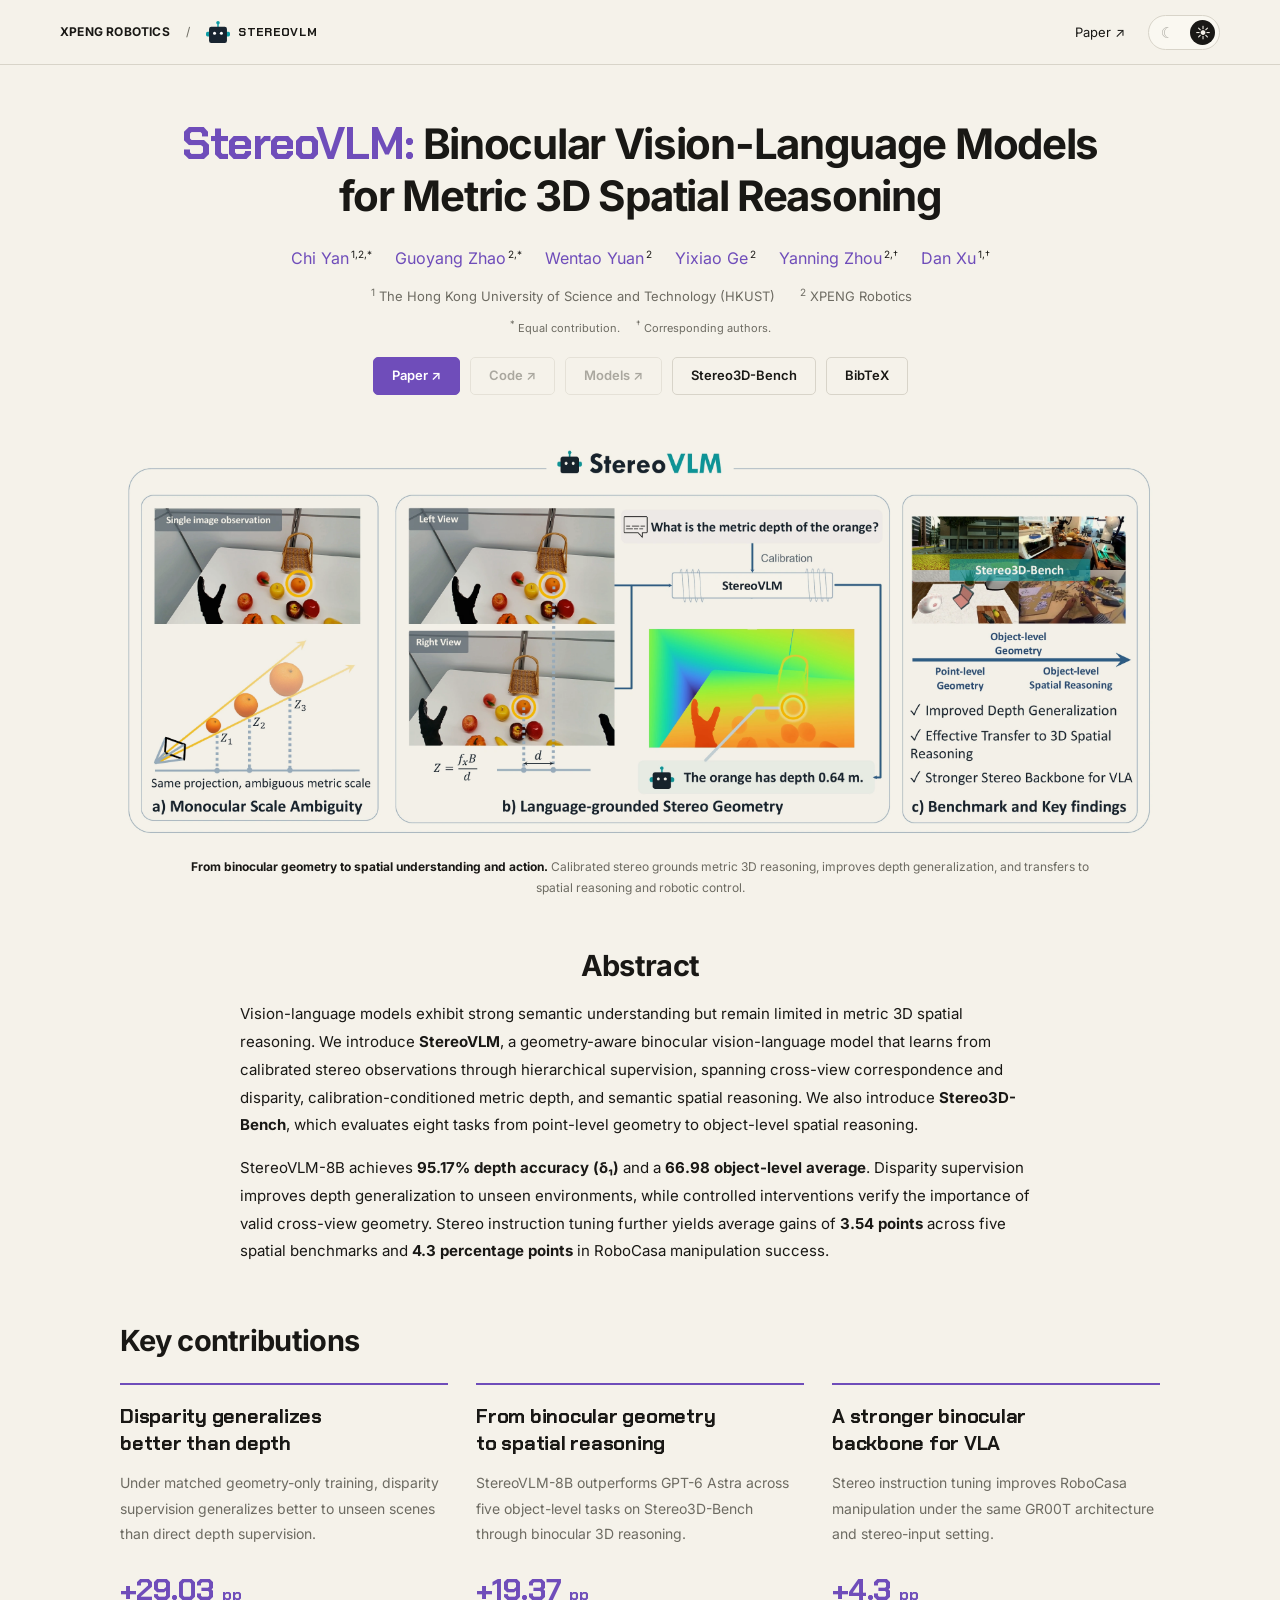
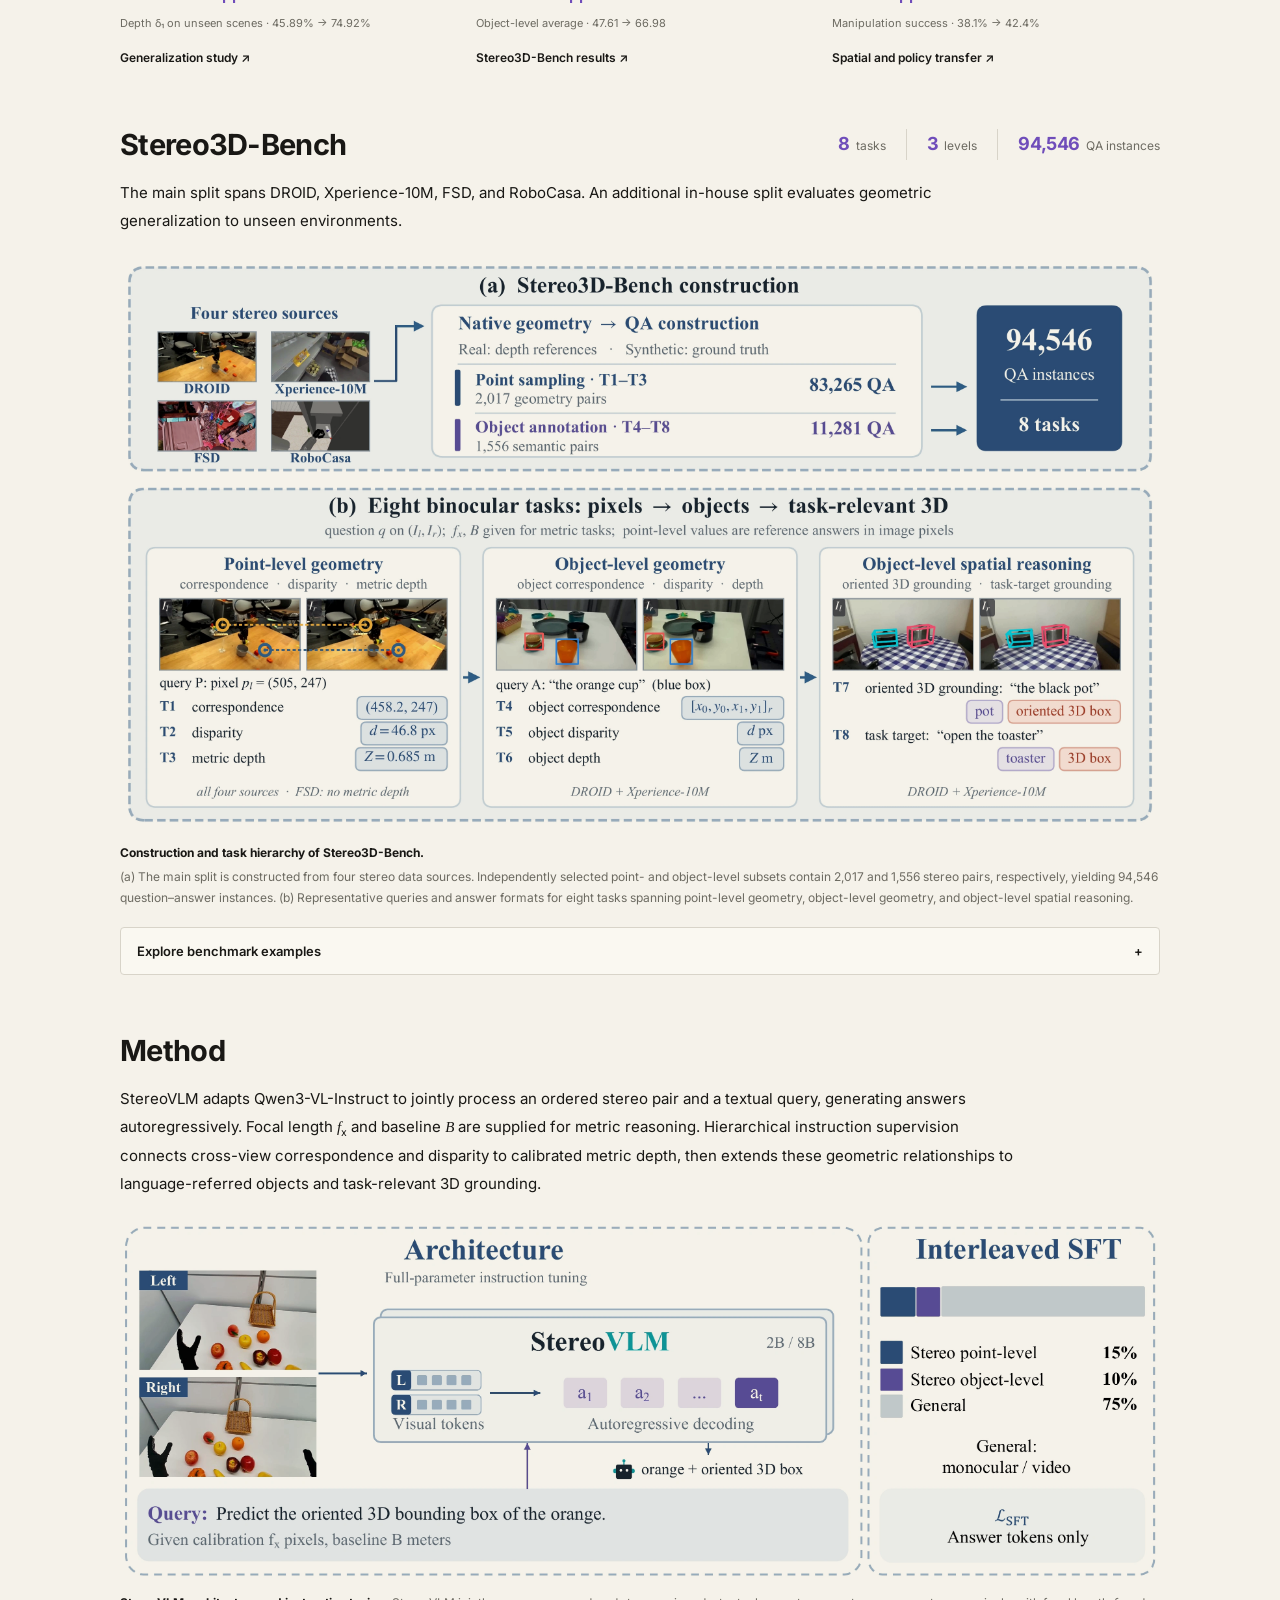
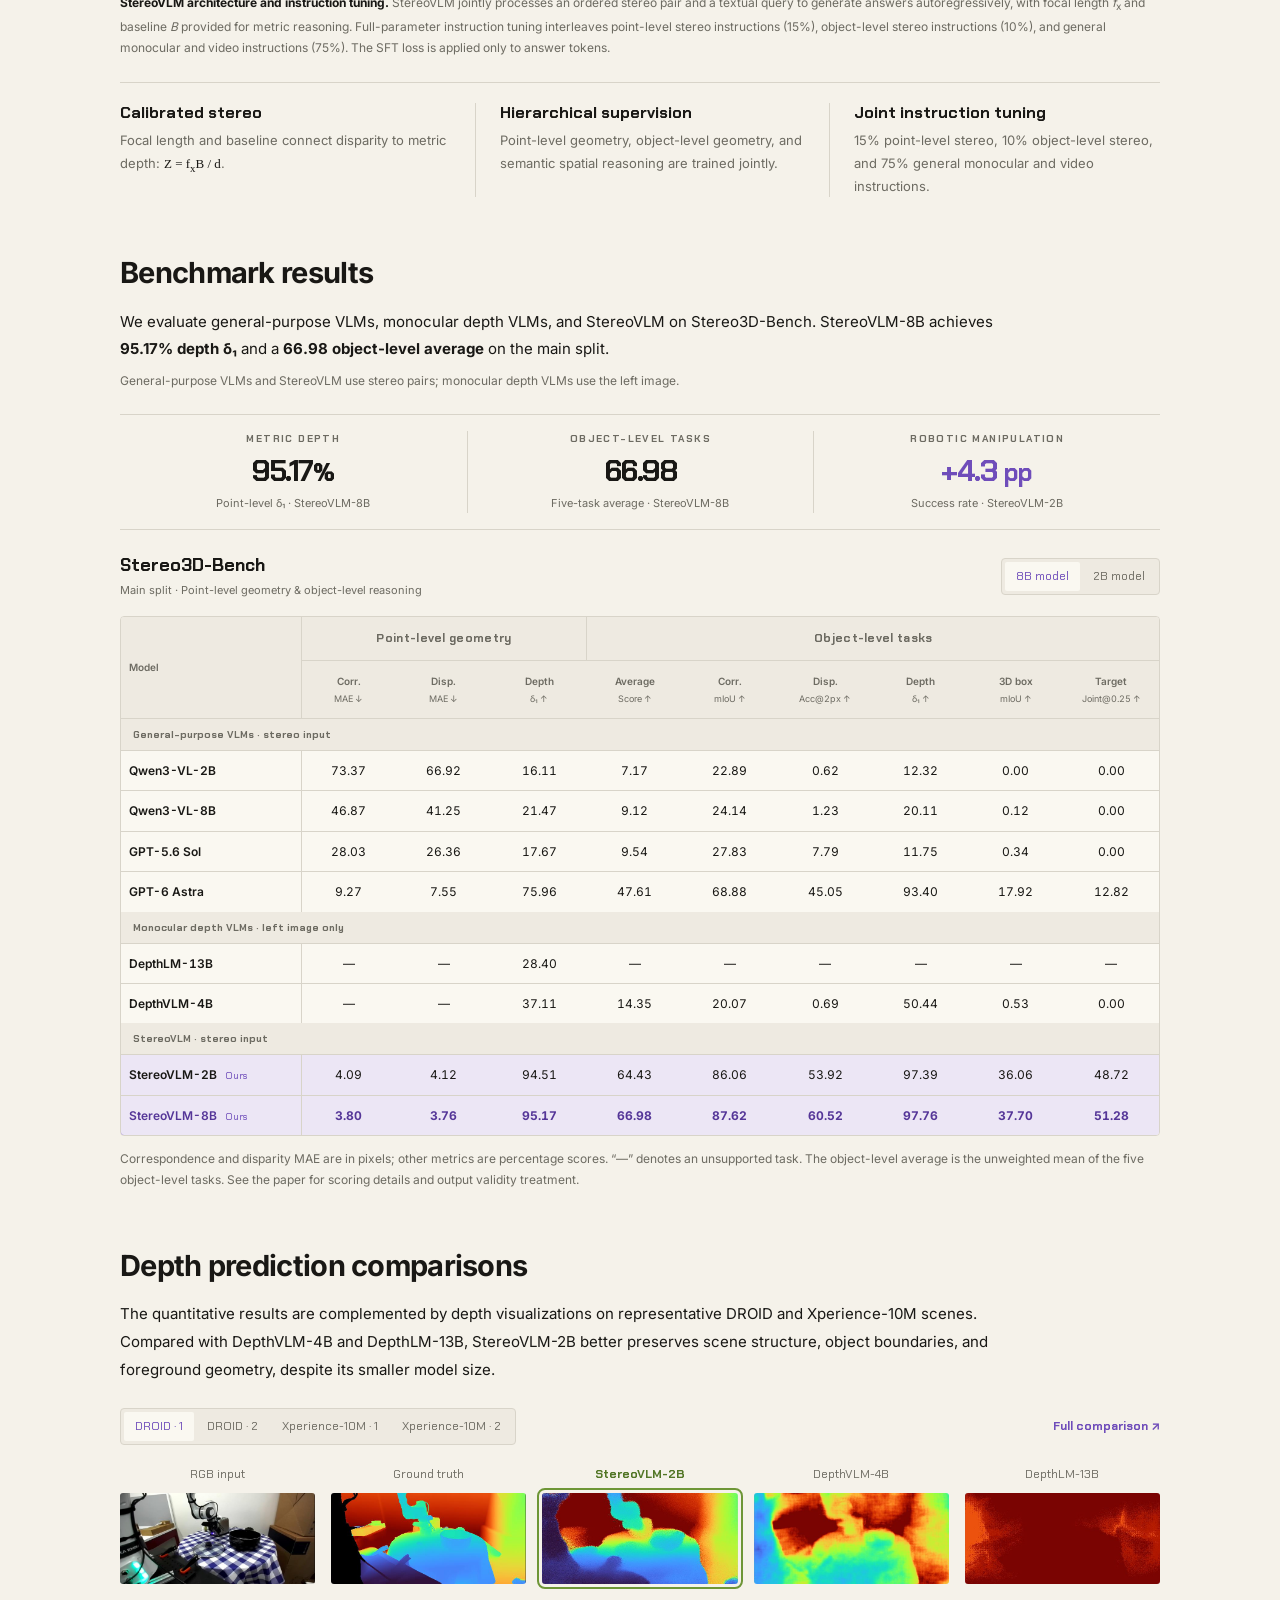
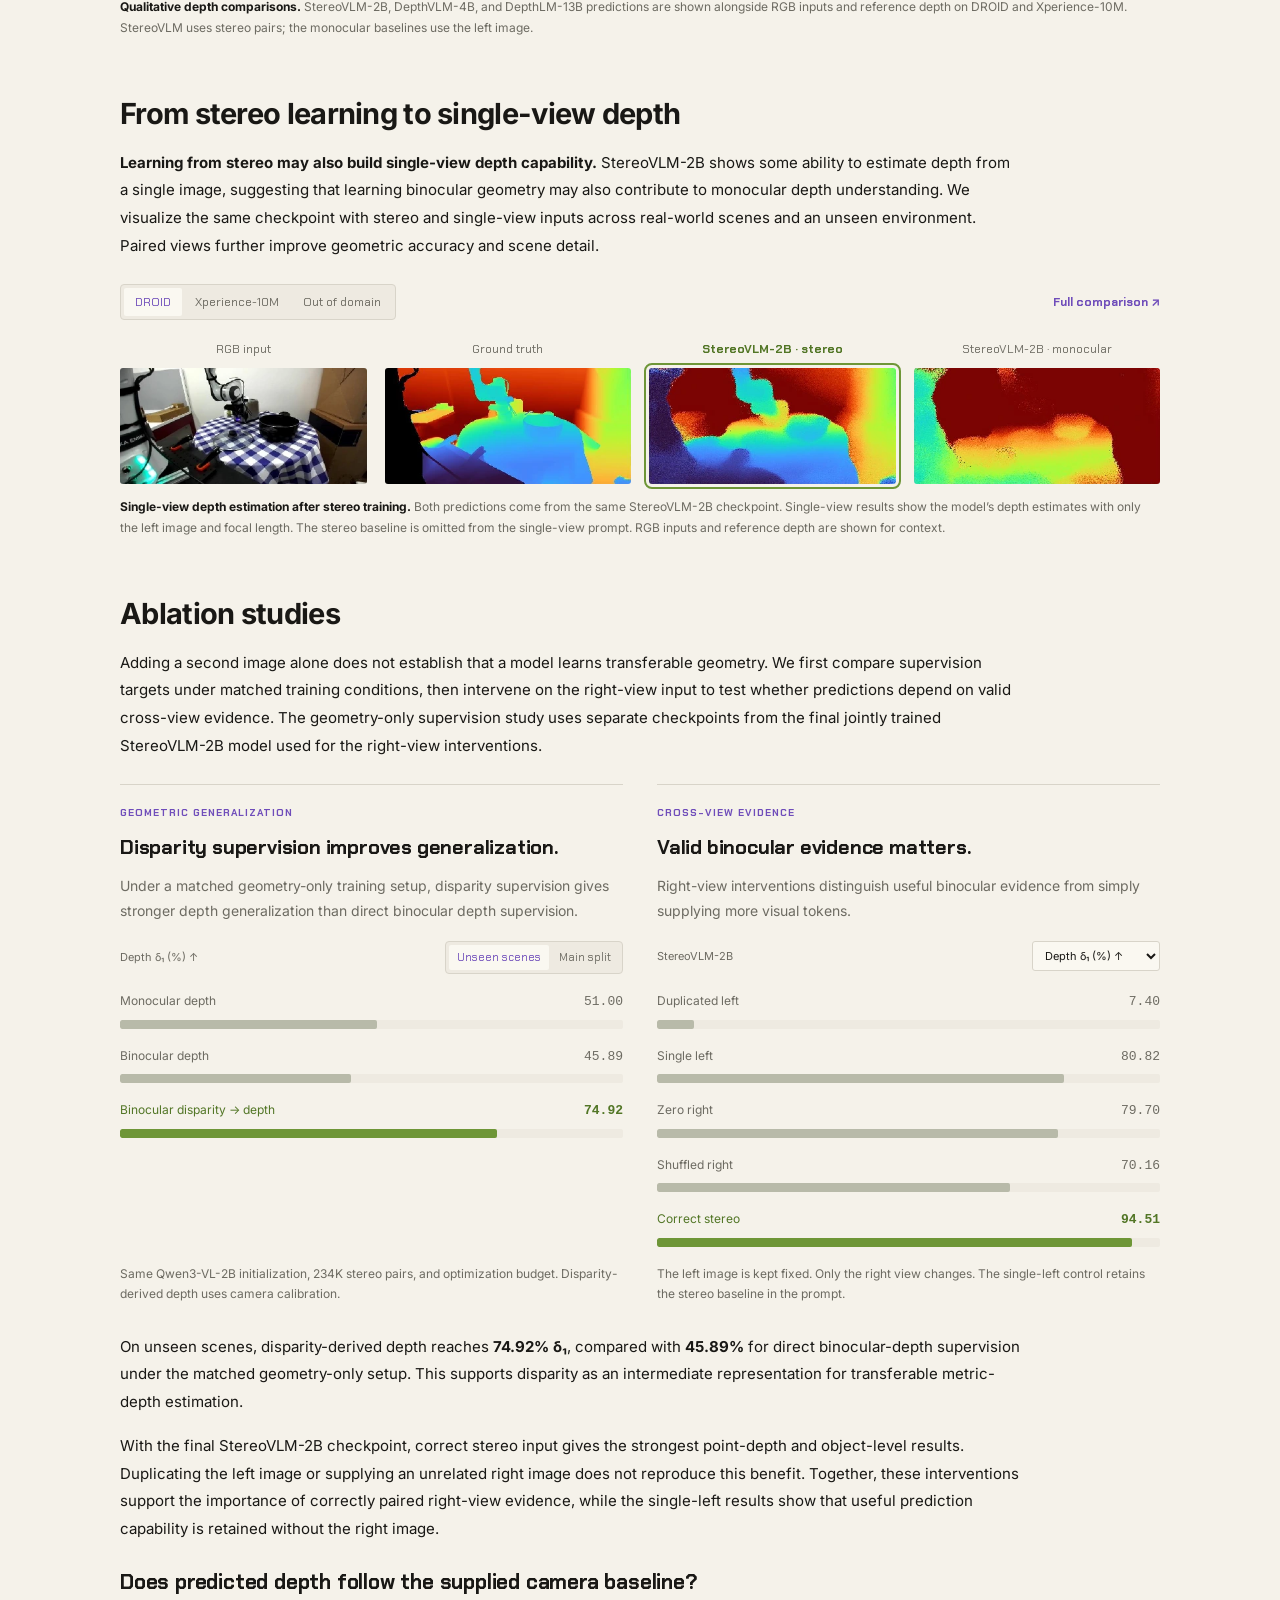
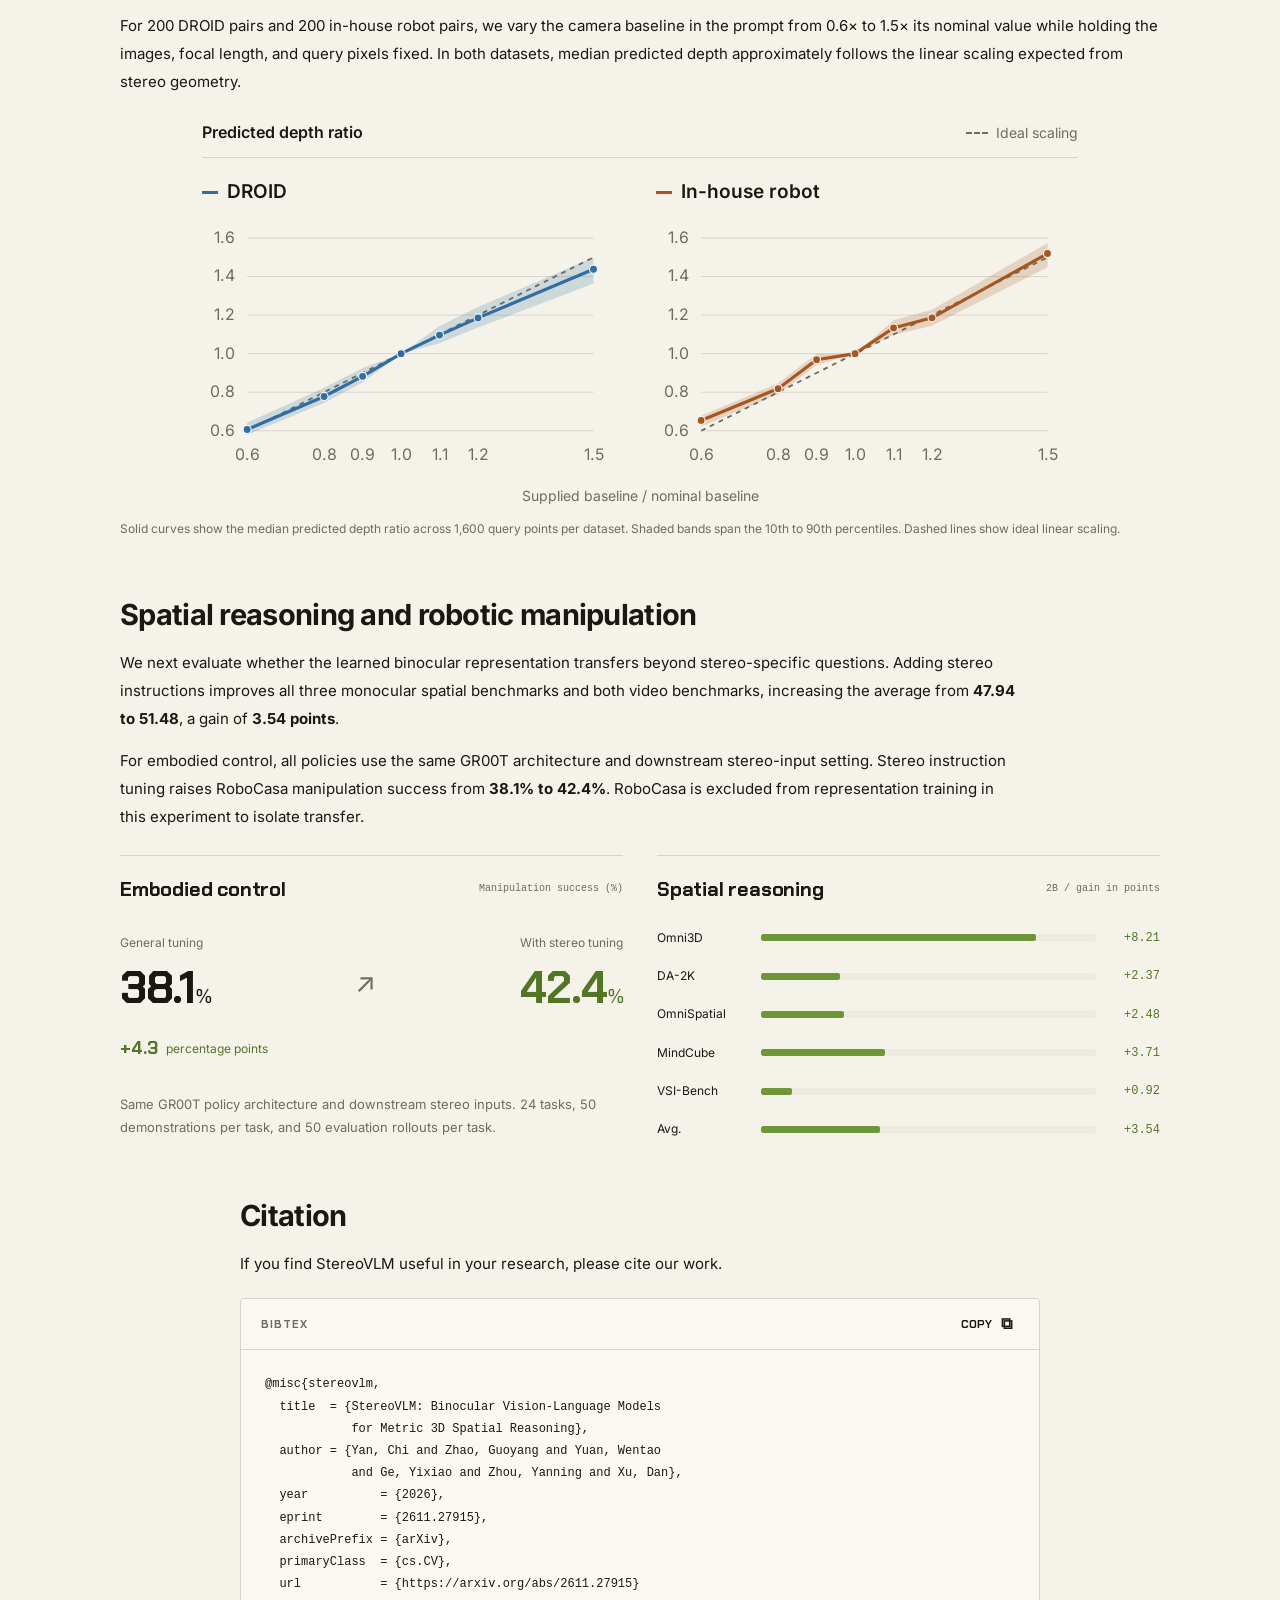
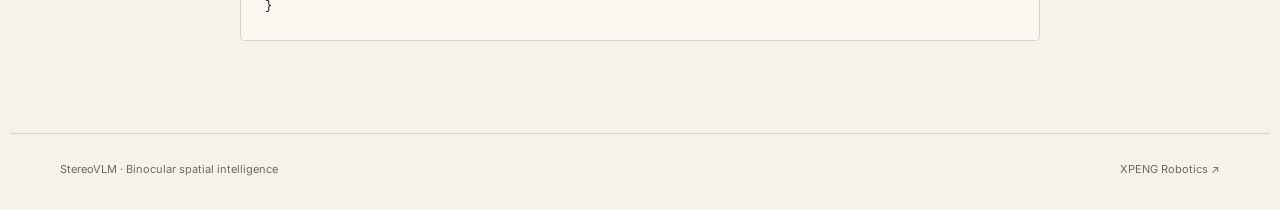
<file: stereovlm/index.html>
<!doctype html>
<html lang="en" data-theme="light">
<head>
  <meta charset="utf-8">
  <meta name="viewport" content="width=device-width,initial-scale=1">
  <meta name="description" content="StereoVLM: learning transferable metric 3D spatial representations from calibrated binocular observations.">
  <meta name="theme-color" content="#f5f2ea">
  <title>StereoVLM — Binocular Vision-Language Models for Metric 3D Spatial Reasoning</title>
  <link rel="icon" type="image/svg+xml" href="assets/favicon.svg?v=bc7b3919f07a">
  <link rel="preload" href="assets/chakra-bold.ttf" as="font" type="font/ttf" crossorigin>
  <script>try{document.documentElement.dataset.theme=localStorage.getItem('stereovlm-theme')==='dark'?'dark':'light'}catch(e){}</script>
  <link rel="stylesheet" href="styles.css?v=1920f8fb84f3">
  <link rel="stylesheet" href="project.css?v=3da33c6b7a16">
  <script src="assets/table-point-cloud.js?v=20261103-table-focus" defer></script>
  <script src="geometry.js?v=d62b6ba643ae" defer></script>
  <script src="assets/depth-gallery-data.js" defer></script>
  <script src="app.js?v=f1381ad9c6cd" defer></script>
  <script src="article.js?v=8133b32f2258" defer></script>
<style>
.response-chart{max-width:900px;margin:26px auto 0;padding:0 12px;color:var(--ink)}
.response-head{display:flex;align-items:center;justify-content:space-between;gap:14px;border-bottom:1px solid var(--line);padding:0 0 13px}
.response-head strong{font:600 16px/1.4 var(--body)}.response-head span{font:14px var(--body);display:flex;gap:8px;align-items:center;color:var(--muted)}
.response-head span:before{content:"";width:22px;border-top:2px dashed currentColor}
.response-panels{display:grid;grid-template-columns:repeat(2,minmax(0,1fr));gap:32px;margin-top:20px}
.response-panel h4{display:flex;align-items:center;gap:9px;margin:0 0 4px;font:600 19px/1.5 var(--body)}
.response-panel h4:before{content:"";width:16px;height:3px;background:var(--series)}
.response-panel.droid{--series:#306da2}.response-panel.iron{--series:#a65620}
[data-theme=dark] .response-panel.droid{--series:#8dc8fa}[data-theme=dark] .response-panel.iron{--series:#ffb078}
.response-chart svg{width:100%;height:auto}.response-chart text{font:13px var(--body);fill:var(--muted)}
.response-chart .grid{stroke:var(--line);stroke-width:.8}
.response-chart .band{fill:var(--series);opacity:.20}
.response-chart .ideal{stroke:var(--muted);stroke-dasharray:4 4;stroke-width:1.5}
.response-chart .curve{fill:none;stroke:var(--series);stroke-width:2.6}
.response-chart circle{fill:var(--series);stroke:var(--bg);stroke-width:1}
.response-x{text-align:center;font:14px/1.5 var(--body);color:var(--muted)}
@media(max-width:700px){.response-chart{padding:0}.response-panels{grid-template-columns:1fr;gap:17px}.response-panel+.response-panel{border-top:1px solid var(--line);padding-top:16px}.response-panel h4{font-size:17px}.response-chart text{font-size:14px}}
</style>
</head>
<body>
  <a class="skip-link" href="#main">Skip to content</a>
  <header class="site-header"><div class="nav-inner">
    <div class="brand-line"><a href="https://xpeng-robotics.github.io/#research" target="_blank" rel="noopener">XPENG ROBOTICS</a><span>/</span><a class="project-home" href="#top" aria-label="StereoVLM home"><img class="logo-light" src="assets/logo-symbol.svg?v=20261030-teaser-icon-v1" width="24" height="22" alt=""><img class="logo-dark" src="assets/logo-symbol-dark.svg" width="24" height="22" alt="">STEREOVLM</a></div>
    <div class="header-actions"><a class="paper-link" href="https://arxiv.org/abs/2611.27915" target="_blank" rel="noopener">Paper ↗</a><button class="theme-toggle" id="theme-toggle" type="button" aria-label="Switch to dark theme" aria-pressed="false"><span class="theme-sun" aria-hidden="true">☀</span><span class="theme-moon" aria-hidden="true">☾</span></button></div>
  </div></header>
  <nav class="chapter-nav" aria-label="Article contents"><details class="chapter-menu"><summary><span class="contents-current">Contents</span><span aria-hidden="true">⌄</span></summary><div class="chapter-links"><a href="#overview">Abstract</a><a href="#benchmark">Stereo3D-Bench</a><a href="#method">Method</a><a href="#results">Results</a><a href="#qualitative">Visualizations</a><a href="#evidence">Ablations</a><a href="#transfer">Transfer</a><a href="#citation">Citation</a></div></details></nav>
  <main id="main">
<header class="hero paper-hero" id="top" aria-labelledby="hero-title"><div class="hero-inner">
<h1 id="hero-title"><span class="paper-name">StereoVLM:</span> Binocular Vision-Language Models<br class="title-break"> for Metric 3D Spatial Reasoning</h1>
<div class="paper-authors" aria-label="Authors"><span><a href="https://yanchi-3dv.github.io/">Chi Yan</a><sup>1,2,*</sup></span><span><a href="https://scholar.google.com/citations?user=c-31vSgAAAAJ&amp;hl=en">Guoyang Zhao</a><sup>2,*</sup></span><span><a href="https://scholar.google.com/citations?user=IdJNT24AAAAJ&amp;hl=en">Wentao Yuan</a><sup>2</sup></span><span><a href="https://geyixiao.com/">Yixiao Ge</a><sup>2</sup></span><span><a href="https://amandaynzhou.github.io/">Yanning Zhou</a><sup>2,†</sup></span><span><a href="https://www.danxurgb.net/index.html">Dan Xu</a><sup>1,†</sup></span></div>
<div class="paper-affiliations"><span><sup>1</sup> The Hong Kong University of Science and Technology (HKUST)</span><span><sup>2</sup> XPENG Robotics</span></div>
<p class="paper-author-notes"><span><sup>*</sup> Equal contribution.</span><span><sup>†</sup> Corresponding authors.</span></p>
<div class="hero-links"><a class="primary-resource" href="https://arxiv.org/abs/2611.27915" target="_blank" rel="noopener">Paper ↗</a><a class="resource-placeholder" role="link" aria-disabled="true" data-resource="code">Code ↗</a><a class="resource-placeholder" role="link" aria-disabled="true" data-resource="models">Models ↗</a><a href="#benchmark">Stereo3D-Bench</a><a href="#citation">BibTeX</a></div>
</div></header>
<div class="figure-block" id="teaser-figure"><figure class="paper-figure"><a href="assets/teaser.pdf?v=01ca727d2a" target="_blank" rel="noopener" aria-label="Open high-resolution StereoVLM overview PDF"><img data-theme-figure="light" src="assets/teaser.webp?v=223f4053fb" width="3200" height="1266" loading="eager" alt="StereoVLM overview: monocular scale ambiguity, language-grounded stereo geometry, and Stereo3D-Bench"><img data-theme-figure="dark" src="assets/teaser-dark.svg?v=00b7d94ad00e" width="3200" height="1266" loading="eager" alt="StereoVLM overview: monocular scale ambiguity, language-grounded stereo geometry, and Stereo3D-Bench"></a></figure><p class="figure-caption"><strong>From binocular geometry to spatial understanding and action.</strong> Calibrated stereo grounds metric 3D reasoning, improves depth generalization, and transfers to spatial reasoning and robotic control.</p></div>
<section class="article-section abstract-section" id="overview"><div class="reading"><h2 class="paper-section-title">Abstract</h2><p>Vision-language models exhibit strong semantic understanding but remain limited in metric 3D spatial reasoning. We introduce <strong>StereoVLM</strong>, a geometry-aware binocular vision-language model that learns from calibrated stereo observations through hierarchical supervision, spanning cross-view correspondence and disparity, calibration-conditioned metric depth, and semantic spatial reasoning. We also introduce <strong>Stereo3D-Bench</strong>, which evaluates eight tasks from point-level geometry to object-level spatial reasoning.</p><p>StereoVLM-8B achieves <strong>95.17% depth accuracy (δ₁)</strong> and a <strong>66.98 object-level average</strong>. Disparity supervision improves depth generalization to unseen environments, while controlled interventions verify the importance of valid cross-view geometry. Stereo instruction tuning further yields average gains of <strong>3.54 points</strong> across five spatial benchmarks and <strong>4.3 percentage points</strong> in RoboCasa manipulation success.</p></div></section>
<section class="article-section contributions-section" id="contributions" aria-labelledby="contributions-title">
<div class="reading"><h2 class="paper-section-title" id="contributions-title">Key contributions</h2>
<div class="contribution-grid">
<article class="contribution-item">
<h3>Disparity generalizes better than depth</h3>
<p>Under matched geometry-only training, disparity supervision generalizes better to unseen scenes than direct depth supervision.</p>
<div class="contribution-result"><strong>+29.03 <span>pp</span></strong><span>Depth δ₁ on unseen scenes · 45.89% → 74.92%</span></div>
<a href="#evidence" class="contribution-link">Generalization study <span aria-hidden="true">↗</span></a>
</article>
<article class="contribution-item">
<h3>From binocular geometry to spatial reasoning</h3>
<p>StereoVLM-8B outperforms GPT-6 Astra across five object-level tasks on Stereo3D-Bench through binocular 3D reasoning.</p>
<div class="contribution-result"><strong>+19.37 <span>pp</span></strong><span>Object-level average · 47.61 → 66.98</span></div>
<a href="#results" class="contribution-link">Stereo3D-Bench results <span aria-hidden="true">↗</span></a>
</article>
<article class="contribution-item">
<h3>A stronger binocular backbone for VLA</h3>
<p>Stereo instruction tuning improves RoboCasa manipulation under the same GR00T architecture and stereo-input setting.</p>
<div class="contribution-result"><strong>+4.3 <span>pp</span></strong><span>Manipulation success · 38.1% → 42.4%</span></div>
<a href="#transfer" class="contribution-link">Spatial and policy transfer <span aria-hidden="true">↗</span></a>
</article>
</div></div></section>
<section class="article-section" id="benchmark"><div class="reading"><div class="benchmark-heading"><h2 class="paper-section-title">Stereo3D-Bench</h2><div class="benchmark-facts" aria-label="Benchmark scope"><span><strong>8</strong> tasks</span><span><strong>3</strong> levels</span><span><strong>94,546</strong> QA instances</span></div></div><p>The main split spans DROID, Xperience-10M, FSD, and RoboCasa. An additional in-house split evaluates geometric generalization to unseen environments.</p></div><div class="figure-block"><figure class="paper-figure"><a href="assets/benchmark.pdf?v=20261030-d2bc554c" target="_blank" rel="noopener" aria-label="Open full benchmark construction figure"><img data-theme-figure="light" src="assets/benchmark.webp?v=20261030-d2bc554c" width="3200" height="1758" loading="eager" alt="Stereo3D-Bench construction from four data sources and examples across three task levels"><img data-theme-figure="dark" src="assets/benchmark-dark.svg?v=08f16961e59e" width="3200" height="1758" loading="eager" alt="Stereo3D-Bench construction from four data sources and examples across three task levels"></a></figure><p class="figure-caption"><strong>Construction and task hierarchy of Stereo3D-Bench.</strong> <span class="caption-detail">(a) The main split is constructed from four stereo data sources. Independently selected point- and object-level subsets contain 2,017 and 1,556 stereo pairs, respectively, yielding 94,546 question–answer instances. (b) Representative queries and answer formats for eight tasks spanning point-level geometry, object-level geometry, and object-level spatial reasoning.</span></p></div>
    <details class="paper-details"><summary>Explore benchmark examples <span aria-hidden="true">+</span></summary><div class="details-content"><h3>01 · Binocular observations and reference geometry</h3><div class="figure-block"><figure class="geometry-stage breakout" aria-label="A real stereo observation and its calibrated 3D point cloud">
    <div class="stage-top"><span><i class="live-dot"></i> From binocular observations to spatial understanding</span><span class="stage-source">DROID · dataset reference</span></div>
    <div class="stage-content">
      <div class="camera-inputs"><div class="camera-caption"><span>Binocular observations</span><span>I<sub>L</sub>, I<sub>R</sub></span></div><figure class="camera-frame stereo-padding-crop"><img src="assets/reasoning-left.jpg" width="800" height="320" alt="Left DROID observation of a checkered tabletop with a toaster and pot" fetchpriority="high"><figcaption><i></i>LEFT VIEW</figcaption></figure><figure class="camera-frame right-camera stereo-padding-crop"><img src="assets/reasoning-right.jpg" width="800" height="320" alt="Right DROID observation of the same tabletop" fetchpriority="high"><figcaption><i></i>RIGHT VIEW</figcaption></figure></div>
      <div class="geometry-bridge" aria-hidden="true"><div></div><span>→</span><div></div></div>
      <div class="depth-viewer"><div class="cloud-heading"><span>3D scene geometry</span><div class="cloud-colors" role="group" aria-label="Point cloud color"><button type="button" data-color="depth" aria-pressed="true">Depth</button><button type="button" data-color="rgb" aria-pressed="false">RGB</button></div></div><canvas id="depth-canvas" aria-label="Interactive calibrated point cloud. Drag to rotate or use the arrow keys." tabindex="0"></canvas><div class="cloud-footer"><span><i></i>Calibrated point cloud</span><button type="button" id="reset-view">Reset view <span>↺</span></button><span class="drag-hint">↔ drag to explore</span></div></div>
    </div>
    <div class="geometry-path"><span><i>01</i>Correspondence</span><b>→</b><span><i>02</i>Disparity</span><b>→</b><span><i>03</i>Metric depth</span><b>→</b><span><i>04</i>Spatial reasoning</span></div>
  </figure><p class="figure-caption"><strong>Binocular evidence.</strong> DROID stereo observations and reconstructed 3D geometry. Drag to rotate, or switch between depth and RGB.</p></div><h3 id="point-qa-title">02 · Point-level geometry QA</h3><p class="qa-level-intro">Recover cross-view correspondence, disparity, and metric depth from queried image coordinates.</p><div class="figure-block"><div class="benchmark-explorer" id="point-qa"><div class="explorer-header"><span class="eyebrow">POINT-LEVEL GEOMETRY</span><span class="sample-tag">DROID · Real-world stereo</span></div><div class="demo-tabs" role="group" aria-label="Point-level geometry task"><button type="button" data-point-task="correspondence" aria-pressed="true">Correspondence</button><button type="button" data-point-task="disparity" aria-pressed="false">Disparity</button><button type="button" data-point-task="depth" aria-pressed="false">Metric depth</button></div><div class="example-pair"><div class="example-image stereo-padding-crop"><img src="assets/scene-left.webp" width="800" height="320" loading="eager" alt="DROID left observation with a queried geometric point"><svg viewBox="0 0 800 320" preserveAspectRatio="none" aria-hidden="true"><circle class="qa-point" cx="329" cy="243" r="6"/></svg><span class="view-label">LEFT IMAGE</span></div><div class="example-image stereo-padding-crop"><img src="assets/scene-right.webp" width="800" height="320" loading="eager" alt="DROID right observation with its reference correspondence"><svg viewBox="0 0 800 320" preserveAspectRatio="none" aria-hidden="true"><circle class="qa-point" cx="277.04051208496094" cy="243.0" r="6"/></svg><span class="view-label">RIGHT IMAGE</span></div></div><div class="example-qa" aria-live="polite"><div><span class="eyebrow">QUESTION</span><p id="point-question">For the highlighted point (329, 243) in the left image, where is the corresponding point in the right image?</p></div><div class="example-answer"><span class="eyebrow">REFERENCE ANSWER</span><strong id="point-answer">(277.04, 243.00)</strong><span id="point-unit">Right-image coordinates · pixels</span></div></div><p class="demo-disclaimer">Source: DROID · droid_val_ep000064_ext1_f000350.</p></div></div><h3>03 · Language-grounded object geometry QA</h3><p class="qa-level-intro">Use an object description to query correspondence, disparity, and depth at the object level.</p><div class="figure-block"><div class="benchmark-explorer"><div class="explorer-header"><span class="eyebrow">EXPLORE AN OBJECT-LEVEL EXAMPLE</span><span class="sample-tag">DROID · Real-world stereo</span></div><div class="demo-tabs" role="group" aria-label="Example task"><button type="button" data-demo="correspondence" aria-pressed="true">01 <span>Correspondence</span></button><button type="button" data-demo="disparity" aria-pressed="false">02 <span>Disparity</span></button><button type="button" data-demo="depth" aria-pressed="false">03 <span>Metric depth</span></button></div><div class="example-pair"><div class="example-image stereo-padding-crop"><img src="assets/droid-object-left.jpg" width="800" height="320" loading="eager" alt="Left DROID image with an orange plastic cup on a tabletop"><svg viewBox="0 0 800 320" preserveAspectRatio="none" aria-hidden="true"><rect x="397" y="180" width="64" height="76"/></svg><span class="view-label">LEFT IMAGE · QUERY OBJECT</span></div><div class="example-image stereo-padding-crop"><img src="assets/droid-object-right.jpg" width="800" height="320" loading="eager" alt="Right DROID image showing the matching orange plastic cup"><svg viewBox="0 0 800 320" preserveAspectRatio="none" aria-hidden="true"><rect x="301" y="180" width="64" height="76"/></svg><span class="view-label">RIGHT IMAGE · SAME OBJECT</span></div></div><div class="example-qa" aria-live="polite" aria-atomic="true"><div><span class="eyebrow">QUESTION</span><p id="demo-question">In the left stereo image, identify the orange plastic cup. Then locate the same physical object in the right stereo image and return its bounding box. Answer with the right-image bounding box only.</p></div><div class="example-answer"><span class="eyebrow">REFERENCE ANSWER</span><strong id="demo-answer">[301, 180, 365, 256]</strong><span id="demo-unit">Right-image bounding box · pixels</span></div></div><p class="demo-disclaimer">Source: DROID · ep031997_ext1_f000000.</p></div></div>
    <h3 id="reasoning-qa-title">04 · Object-level spatial reasoning QA</h3><p class="qa-level-intro">Localize a language-referred object in 3D, or identify and ground the object required by a manipulation task.</p><div class="figure-block"><div class="benchmark-explorer" id="reasoning-qa"><div class="explorer-header"><span class="eyebrow">SPATIAL REASONING</span><span class="sample-tag">DROID · Real-world stereo</span></div><div class="demo-tabs reasoning-tabs" role="group" aria-label="Spatial reasoning task"><button type="button" data-reasoning-task="box" aria-pressed="true">3D object grounding</button><button type="button" data-reasoning-task="target" aria-pressed="false">Task-target grounding</button></div><div class="example-pair"><div class="example-image stereo-padding-crop"><img src="assets/reasoning-left.jpg" width="800" height="320" loading="eager" alt="DROID left scene with the reference 3D oriented bounding box projected onto the toaster"><svg viewBox="0 0 800 320" preserveAspectRatio="none" aria-hidden="true"><path class="reasoning-obb" d="M 474.447 159.086 L 478.279 112.978 M 474.447 159.086 L 491.272 170.322 M 474.447 159.086 L 418.831 168.474 M 478.279 112.978 L 496.914 120.084 M 478.279 112.978 L 418.506 119.995 M 491.272 170.322 L 496.914 120.084 M 491.272 170.322 L 430.797 181.508 M 496.914 120.084 L 431.496 128.466 M 418.831 168.474 L 418.506 119.995 M 418.831 168.474 L 430.797 181.508 M 418.506 119.995 L 431.496 128.466 M 430.797 181.508 L 431.496 128.466"/></svg><span class="view-label">LEFT IMAGE · 3D OBB</span></div><div class="example-image stereo-padding-crop"><img src="assets/reasoning-right.jpg" width="800" height="320" loading="eager" alt="DROID right scene with the same 3D oriented bounding box projected using stereo calibration"><svg viewBox="0 0 800 320" preserveAspectRatio="none" aria-hidden="true"><path class="reasoning-obb" d="M 442.326 159.086 L 443.769 112.978 M 442.326 159.086 L 455.896 170.322 M 442.326 159.086 L 384.699 168.474 M 443.769 112.978 L 458.618 120.084 M 443.769 112.978 L 381.663 119.995 M 455.896 170.322 L 458.618 120.084 M 455.896 170.322 L 392.966 181.508 M 458.618 120.084 L 390.306 128.466 M 384.699 168.474 L 381.663 119.995 M 384.699 168.474 L 392.966 181.508 M 381.663 119.995 L 390.306 128.466 M 392.966 181.508 L 390.306 128.466"/></svg><span class="view-label">RIGHT IMAGE · 3D OBB</span></div></div><div class="example-qa" aria-live="polite"><div><span class="eyebrow">QUESTION</span><p id="reasoning-question">Rectified-left camera calibration: fx=267, fy=267 pixels; baseline=0.120044 meters. The principal point is at the image center.
Provide the 3D OBB for the silver toaster in the left stereo image. Answer with the 3D bounding box and object label only.</p></div><div class="example-answer"><span class="eyebrow">REFERENCE ANSWER · 3D BOX</span><strong id="reasoning-answer">Toaster</strong><span id="reasoning-center">Center (m): 0.185, -0.048, 0.888</span><span id="reasoning-size">Size (m): 0.222, 0.104, 0.175</span><details class="qa-full-answer"><summary>Full 3D annotation</summary><pre id="reasoning-full">[
  {
    &quot;bbox_3d&quot;: [
      0.185009,
      -0.047659,
      0.887993,
      0.222496,
      0.104405,
      0.174517,
      2.986158,
      -1.993758,
      0.267478,
      267.0,
      0.0,
      400.0,
      0.0,
      267.0,
      160.0
    ],
    &quot;label&quot;: &quot;toaster&quot;
  }
]</pre></details></div></div><p class="demo-disclaimer">Source: DROID · ep048213_ext1_f000000.</p></div></div></div></details></section>
<section class="article-section" id="method"><div class="reading"><h2 class="paper-section-title">Method</h2><p>StereoVLM adapts Qwen3-VL-Instruct to jointly process an ordered stereo pair and a textual query, generating answers autoregressively. Focal length <em>f</em><sub>x</sub> and baseline <em>B</em> are supplied for metric reasoning. Hierarchical instruction supervision connects cross-view correspondence and disparity to calibrated metric depth, then extends these geometric relationships to language-referred objects and task-relevant 3D grounding.</p></div><div class="figure-block"><figure class="paper-figure"><a href="assets/method.pdf?v=20261030-d2bc554c" target="_blank" rel="noopener" aria-label="Open high-resolution StereoVLM architecture PDF"><img data-theme-figure="light" src="assets/method.webp?v=20261030-d2bc554c" width="3200" height="1103" loading="eager" alt="StereoVLM architecture with left and right visual tokens, a calibrated query, one autoregressive answer sequence, and interleaved instruction tuning"><img data-theme-figure="dark" src="assets/method-dark.svg?v=90d3f454b30d" width="3200" height="1103" loading="eager" alt="StereoVLM architecture with left and right visual tokens, a calibrated query, one autoregressive answer sequence, and interleaved instruction tuning"></a></figure><p class="figure-caption"><strong>StereoVLM architecture and instruction tuning.</strong> StereoVLM jointly processes an ordered stereo pair and a textual query to generate answers autoregressively, with focal length <em>f</em><sub>x</sub> and baseline <em>B</em> provided for metric reasoning. Full-parameter instruction tuning interleaves point-level stereo instructions (15%), object-level stereo instructions (10%), and general monocular and video instructions (75%). The SFT loss is applied only to answer tokens.</p></div>
    <div class="figure-block method-facts"><article><h3>Calibrated stereo</h3><p>Focal length and baseline connect disparity to metric depth: <span class="inline-equation">Z = f<sub>x</sub>B / d</span>.</p></article><article><h3>Hierarchical supervision</h3><p>Point-level geometry, object-level geometry, and semantic spatial reasoning are trained jointly.</p></article><article><h3>Joint instruction tuning</h3><p>15% point-level stereo, 10% object-level stereo, and 75% general monocular and video instructions.</p></article></div></section>
<section class="article-section results-section" id="results"><div class="reading section-intro"><h2 class="paper-section-title">Benchmark results</h2><div class="intro-copy"><p>We evaluate general-purpose VLMs, monocular depth VLMs, and StereoVLM on Stereo3D-Bench. StereoVLM-8B achieves <strong>95.17% depth δ₁</strong> and a <strong>66.98 object-level average</strong> on the main split.</p><p>General-purpose VLMs and StereoVLM use stereo pairs; monocular depth VLMs use the left image.</p></div></div><div class="figure-block key-results" aria-label="Key results"><a href="#results"><span class="result-kicker">Metric depth</span><strong>95.17<span>%</span></strong><span>Point-level δ₁ · StereoVLM-8B</span></a><a href="#results"><span class="result-kicker">Object-level tasks</span><strong>66.98</strong><span>Five-task average · StereoVLM-8B</span></a><a href="#transfer"><span class="result-kicker">Robotic manipulation</span><strong>+4.3<span> pp</span></strong><span>Success rate · StereoVLM-2B</span></a></div><div class="figure-block table-block"><div class="results-toolbar"><div><h3>Stereo3D-Bench</h3><p class="table-subtitle">Main split · Point-level geometry &amp; object-level reasoning</p></div><div class="segmented" role="group" aria-label="Highlight model scale"><button type="button" data-scale="8B" aria-pressed="true">8B model</button><button type="button" data-scale="2B" aria-pressed="false">2B model</button></div></div><p class="table-scroll-hint">Scroll to view all metrics →</p><div class="table-scroll" tabindex="0" role="region" aria-label="Stereo3D-Bench full results. Scroll horizontally for all object-level tasks."><table class="results-table"><caption>Main-split results on Stereo3D-Bench.</caption><thead><tr><th rowspan="2" scope="col">Model</th><th colspan="3" scope="colgroup">Point-level geometry</th><th colspan="6" scope="colgroup">Object-level tasks</th></tr><tr><th scope="col">Corr.<small>MAE ↓</small></th><th scope="col">Disp.<small>MAE ↓</small></th><th scope="col">Depth<small>δ₁ ↑</small></th><th scope="col">Average<small>Score ↑</small></th><th scope="col">Corr.<small>mIoU ↑</small></th><th scope="col">Disp.<small>Acc@2px ↑</small></th><th scope="col">Depth<small>δ₁ ↑</small></th><th scope="col">3D box<small>mIoU ↑</small></th><th scope="col">Target<small>Joint@0.25 ↑</small></th></tr></thead><tbody><tr class="model-group"><th colspan="10" scope="rowgroup">General-purpose VLMs · stereo input</th></tr><tr><th scope="row">Qwen3-VL-2B</th><td>73.37</td><td>66.92</td><td>16.11</td><td>7.17</td><td>22.89</td><td>0.62</td><td>12.32</td><td>0.00</td><td>0.00</td></tr><tr><th scope="row">Qwen3-VL-8B</th><td>46.87</td><td>41.25</td><td>21.47</td><td>9.12</td><td>24.14</td><td>1.23</td><td>20.11</td><td>0.12</td><td>0.00</td></tr><tr><th scope="row">GPT-5.6 Sol</th><td>28.03</td><td>26.36</td><td>17.67</td><td>9.54</td><td>27.83</td><td>7.79</td><td>11.75</td><td>0.34</td><td>0.00</td></tr><tr><th scope="row">GPT-6 Astra</th><td>9.27</td><td>7.55</td><td>75.96</td><td>47.61</td><td>68.88</td><td>45.05</td><td>93.40</td><td>17.92</td><td>12.82</td></tr></tbody><tbody><tr class="model-group"><th colspan="10" scope="rowgroup">Monocular depth VLMs · left image only</th></tr><tr><th scope="row">DepthLM-13B</th><td aria-label="Unsupported task">—</td><td aria-label="Unsupported task">—</td><td>28.40</td><td aria-label="Unsupported task">—</td><td aria-label="Unsupported task">—</td><td aria-label="Unsupported task">—</td><td aria-label="Unsupported task">—</td><td aria-label="Unsupported task">—</td><td aria-label="Unsupported task">—</td></tr><tr><th scope="row">DepthVLM-4B</th><td aria-label="Unsupported task">—</td><td aria-label="Unsupported task">—</td><td>37.11</td><td>14.35</td><td>20.07</td><td>0.69</td><td>50.44</td><td>0.53</td><td>0.00</td></tr></tbody><tbody><tr class="model-group"><th colspan="10" scope="rowgroup">StereoVLM · stereo input</th></tr><tr class="our-model" data-model="2B"><th scope="row">StereoVLM-2B <span class="ours-tag">Ours</span></th><td>4.09</td><td>4.12</td><td>94.51</td><td>64.43</td><td>86.06</td><td>53.92</td><td>97.39</td><td>36.06</td><td>48.72</td></tr><tr class="our-model selected" data-model="8B"><th scope="row">StereoVLM-8B <span class="ours-tag">Ours</span></th><td>3.80</td><td>3.76</td><td>95.17</td><td>66.98</td><td>87.62</td><td>60.52</td><td>97.76</td><td>37.70</td><td>51.28</td></tr></tbody></table></div><p class="figure-caption">Correspondence and disparity MAE are in pixels; other metrics are percentage scores. “—” denotes an unsupported task. The object-level average is the unweighted mean of the five object-level tasks. See the paper for scoring details and output validity treatment.</p></div></section>
<section class="article-section" id="qualitative"><div class="reading section-intro"><h2 class="paper-section-title">Depth prediction comparisons</h2><div class="intro-copy"><p>The quantitative results are complemented by depth visualizations on representative DROID and Xperience-10M scenes. Compared with DepthVLM-4B and DepthLM-13B, StereoVLM-2B better preserves scene structure, object boundaries, and foreground geometry, despite its smaller model size.</p></div></div><div class="figure-block monocular-comparison" id="monocular-comparison">
<div class="gallery-toolbar method-gallery-toolbar"><div class="segmented method-scene-tabs" role="group" aria-label="Monocular method comparison scene"><button type="button" data-method-scene="0" aria-pressed="true" aria-controls="method-gallery">DROID · 1</button><button type="button" data-method-scene="1" aria-pressed="false" aria-controls="method-gallery">DROID · 2</button><button type="button" data-method-scene="2" aria-pressed="false" aria-controls="method-gallery">Xperience-10M · 1</button><button type="button" data-method-scene="3" aria-pressed="false" aria-controls="method-gallery">Xperience-10M · 2</button></div><a class="text-link" href="assets/monocular-depth-comparison.pdf" target="_blank" rel="noopener">Full comparison ↗</a></div>
<div id="method-gallery" aria-live="polite"><div class="depth-gallery method-gallery" data-method-panel="0"><figure class="depth-tile"><figcaption>RGB input</figcaption><img src="assets/method-0-0.png" width="644" height="303" loading="eager" decoding="async" alt="RGB input: DROID · 1"></figure><figure class="depth-tile"><figcaption>Ground truth</figcaption><img src="assets/method-0-1.png" width="644" height="303" loading="eager" decoding="async" alt="Ground truth: DROID · 1"></figure><figure class="depth-tile ours"><figcaption>StereoVLM-2B</figcaption><img src="assets/method-0-2.png" width="644" height="303" loading="eager" decoding="async" alt="StereoVLM-2B: DROID · 1"></figure><figure class="depth-tile"><figcaption>DepthVLM-4B</figcaption><img src="assets/method-0-3.png" width="644" height="303" loading="eager" decoding="async" alt="DepthVLM-4B: DROID · 1"></figure><figure class="depth-tile"><figcaption>DepthLM-13B</figcaption><img src="assets/method-0-4.png" width="644" height="303" loading="eager" decoding="async" alt="DepthLM-13B: DROID · 1"></figure></div><div class="depth-gallery method-gallery" data-method-panel="1" hidden><figure class="depth-tile"><figcaption>RGB input</figcaption><img src="assets/method-1-0.png" width="644" height="303" loading="eager" decoding="async" alt="RGB input: DROID · 2"></figure><figure class="depth-tile"><figcaption>Ground truth</figcaption><img src="assets/method-1-1.png" width="644" height="303" loading="eager" decoding="async" alt="Ground truth: DROID · 2"></figure><figure class="depth-tile ours"><figcaption>StereoVLM-2B</figcaption><img src="assets/method-1-2.png" width="644" height="303" loading="eager" decoding="async" alt="StereoVLM-2B: DROID · 2"></figure><figure class="depth-tile"><figcaption>DepthVLM-4B</figcaption><img src="assets/method-1-3.png" width="644" height="303" loading="eager" decoding="async" alt="DepthVLM-4B: DROID · 2"></figure><figure class="depth-tile"><figcaption>DepthLM-13B</figcaption><img src="assets/method-1-4.png" width="644" height="303" loading="eager" decoding="async" alt="DepthLM-13B: DROID · 2"></figure></div><div class="depth-gallery method-gallery" data-method-panel="2" hidden><figure class="depth-tile"><figcaption>RGB input</figcaption><img src="assets/method-2-0.png" width="644" height="303" loading="eager" decoding="async" alt="RGB input: Xperience-10M · 1"></figure><figure class="depth-tile"><figcaption>Ground truth</figcaption><img src="assets/method-2-1.png" width="644" height="303" loading="eager" decoding="async" alt="Ground truth: Xperience-10M · 1"></figure><figure class="depth-tile ours"><figcaption>StereoVLM-2B</figcaption><img src="assets/method-2-2.png" width="644" height="303" loading="eager" decoding="async" alt="StereoVLM-2B: Xperience-10M · 1"></figure><figure class="depth-tile"><figcaption>DepthVLM-4B</figcaption><img src="assets/method-2-3.png" width="644" height="303" loading="eager" decoding="async" alt="DepthVLM-4B: Xperience-10M · 1"></figure><figure class="depth-tile"><figcaption>DepthLM-13B</figcaption><img src="assets/method-2-4.png" width="644" height="303" loading="eager" decoding="async" alt="DepthLM-13B: Xperience-10M · 1"></figure></div><div class="depth-gallery method-gallery" data-method-panel="3" hidden><figure class="depth-tile"><figcaption>RGB input</figcaption><img src="assets/method-3-0.png" width="644" height="303" loading="eager" decoding="async" alt="RGB input: Xperience-10M · 2"></figure><figure class="depth-tile"><figcaption>Ground truth</figcaption><img src="assets/method-3-1.png" width="644" height="303" loading="eager" decoding="async" alt="Ground truth: Xperience-10M · 2"></figure><figure class="depth-tile ours"><figcaption>StereoVLM-2B</figcaption><img src="assets/method-3-2.png" width="644" height="303" loading="eager" decoding="async" alt="StereoVLM-2B: Xperience-10M · 2"></figure><figure class="depth-tile"><figcaption>DepthVLM-4B</figcaption><img src="assets/method-3-3.png" width="644" height="303" loading="eager" decoding="async" alt="DepthVLM-4B: Xperience-10M · 2"></figure><figure class="depth-tile"><figcaption>DepthLM-13B</figcaption><img src="assets/method-3-4.png" width="644" height="303" loading="eager" decoding="async" alt="DepthLM-13B: Xperience-10M · 2"></figure></div></div><p class="figure-caption"><strong>Qualitative depth comparisons.</strong> StereoVLM-2B, DepthVLM-4B, and DepthLM-13B predictions are shown alongside RGB inputs and reference depth on DROID and Xperience-10M. StereoVLM uses stereo pairs; the monocular baselines use the left image.</p>
    </div></section>
<section class="article-section comparison-section" id="single-view"><div class="reading"><h2 class="paper-section-title">From stereo learning to single-view depth</h2><p><strong>Learning from stereo may also build single-view depth capability.</strong> StereoVLM-2B shows some ability to estimate depth from a single image, suggesting that learning binocular geometry may also contribute to monocular depth understanding. We visualize the same checkpoint with stereo and single-view inputs across real-world scenes and an unseen environment. Paired views further improve geometric accuracy and scene detail.</p></div><div class="figure-block"><div class="gallery-toolbar"><div class="segmented" role="group" aria-label="Depth visualization scene"><button type="button" data-scene="0" aria-pressed="true">DROID</button><button type="button" data-scene="2" aria-pressed="false">Xperience-10M</button><button type="button" data-scene="4" aria-pressed="false">Out of domain</button></div><a class="text-link" href="assets/depth-comparison.webp" target="_blank" rel="noopener">Full comparison ↗</a></div><div class="depth-gallery" id="depth-gallery" aria-live="polite"><figure class="depth-tile"><figcaption>RGB input</figcaption><img src="assets/depth-0-0.webp" width="374" height="176" loading="eager" decoding="async" alt="Observed scene: DROID robot tabletop"></figure><figure class="depth-tile"><figcaption>Ground truth</figcaption><img src="assets/depth-0-1.webp" width="374" height="176" loading="eager" decoding="async" alt="Reference depth reconstruction: DROID robot tabletop"></figure><figure class="depth-tile ours"><figcaption>StereoVLM-2B · stereo</figcaption><img src="assets/depth-0-2.webp" width="374" height="176" loading="eager" decoding="async" alt="Stereo-conditioned depth prediction: DROID robot tabletop"></figure><figure class="depth-tile"><figcaption>StereoVLM-2B · monocular</figcaption><img src="assets/depth-0-3.webp" width="374" height="176" loading="eager" decoding="async" alt="Single-view depth prediction: DROID robot tabletop"></figure></div><p class="figure-caption"><strong>Single-view depth estimation after stereo training.</strong> Both predictions come from the same StereoVLM-2B checkpoint. Single-view results show the model’s depth estimates with only the left image and focal length. The stereo baseline is omitted from the single-view prompt. RGB inputs and reference depth are shown for context.</p></div></section>
<section class="article-section" id="evidence"><div class="reading"><h2 class="paper-section-title">Ablation studies</h2><p>Adding a second image alone does not establish that a model learns transferable geometry. We first compare supervision targets under matched training conditions, then intervene on the right-view input to test whether predictions depend on valid cross-view evidence. The geometry-only supervision study uses separate checkpoints from the final jointly trained StereoVLM-2B model used for the right-view interventions.</p></div><div class="figure-block"><div class="evidence-grid"><article class="evidence-panel"><div class="eyebrow">GEOMETRIC GENERALIZATION</div><h3>Disparity supervision improves generalization.</h3><p>Under a matched geometry-only training setup, disparity supervision gives stronger depth generalization than direct binocular depth supervision.</p><div class="chart-control"><span>Depth δ₁ (%) ↑</span><div class="segmented small" role="group" aria-label="Generalization evaluation split"><button type="button" data-split="ood" aria-pressed="true">Unseen scenes</button><button type="button" data-split="main" aria-pressed="false">Main split</button></div></div><div id="generalization-chart" class="bar-chart" aria-live="polite"></div><p class="chart-note">Same Qwen3-VL-2B initialization, 234K stereo pairs, and optimization budget. Disparity-derived depth uses camera calibration.</p></article><article class="evidence-panel"><div class="eyebrow">CROSS-VIEW EVIDENCE</div><h3>Valid binocular evidence matters.</h3><p>Right-view interventions distinguish useful binocular evidence from simply supplying more visual tokens.</p><div class="chart-control"><label for="intervention-metric">StereoVLM-2B</label><select id="intervention-metric"><option value="depth">Depth δ₁ (%) ↑</option><option value="object">Object average ↑</option></select></div><div id="intervention-chart" class="bar-chart" aria-live="polite"></div><p class="chart-note">The left image is kept fixed. Only the right view changes. The single-left control retains the stereo baseline in the prompt.</p></article></div></div><div class="reading experiment-analysis"><p>On unseen scenes, disparity-derived depth reaches <strong>74.92% δ₁</strong>, compared with <strong>45.89%</strong> for direct binocular-depth supervision under the matched geometry-only setup. This supports disparity as an intermediate representation for transferable metric-depth estimation.</p><p>With the final StereoVLM-2B checkpoint, correct stereo input gives the strongest point-depth and object-level results. Duplicating the left image or supplying an unrelated right image does not reproduce this benefit. Together, these interventions support the importance of correctly paired right-view evidence, while the single-left results show that useful prediction capability is retained without the right image.</p></div>
<div class="reading"><h3>Does predicted depth follow the supplied camera baseline?</h3><p>For 200 DROID pairs and 200 in-house robot pairs, we vary the camera baseline in the prompt from 0.6× to 1.5× its nominal value while holding the images, focal length, and query pixels fixed. In both datasets, median predicted depth approximately follows the linear scaling expected from stereo geometry.</p></div>
<div class="figure-block"><figure id="baseline-response" class="response-chart"><div class="response-head"><strong>Predicted depth ratio</strong><span>Ideal scaling</span></div><div class="response-panels"><div class="response-panel droid"><h4>DROID</h4><svg viewBox="0 0 346 225" role="img" aria-label="DROID. Median predicted depth ratio reaches 1.44 at 1.5 times the nominal baseline."><path class="grid" d="M37 181.0 H321"/><text text-anchor="end" x="27" y="185.0">0.6</text><path class="grid" d="M37 149.4 H321"/><text text-anchor="end" x="27" y="153.4">0.8</text><path class="grid" d="M37 117.8 H321"/><text text-anchor="end" x="27" y="121.8">1.0</text><path class="grid" d="M37 86.2 H321"/><text text-anchor="end" x="27" y="90.2">1.2</text><path class="grid" d="M37 54.6 H321"/><text text-anchor="end" x="27" y="58.6">1.4</text><path class="grid" d="M37 23.0 H321"/><text text-anchor="end" x="27" y="27.0">1.6</text><text text-anchor="middle" x="37.00" y="205">0.6</text><text text-anchor="middle" x="100.11" y="205">0.8</text><text text-anchor="middle" x="131.67" y="205">0.9</text><text text-anchor="middle" x="163.22" y="205">1.0</text><text text-anchor="middle" x="194.78" y="205">1.1</text><text text-anchor="middle" x="226.33" y="205">1.2</text><text text-anchor="middle" x="321.00" y="205">1.5</text><polygon class="band" points="37.00,174.28 100.11,145.67 131.67,129.59 163.22,117.80 194.78,95.02 226.33,79.58 321.00,38.80 321.00,60.35 226.33,96.38 194.78,109.26 163.22,117.80 131.67,141.50 100.11,158.16 37.00,184.32"/><path class="ideal" d="M37 181 L321 38.80"/><polyline class="curve" points="37.00,179.95 100.11,152.91 131.67,136.40 163.22,117.80 194.78,102.54 226.33,88.46 321.00,48.57"/><circle cx="37.00" cy="179.95" r="3.3"/><circle cx="100.11" cy="152.91" r="3.3"/><circle cx="131.67" cy="136.40" r="3.3"/><circle cx="163.22" cy="117.80" r="3.3"/><circle cx="194.78" cy="102.54" r="3.3"/><circle cx="226.33" cy="88.46" r="3.3"/><circle cx="321.00" cy="48.57" r="3.3"/></svg></div><div class="response-panel iron"><h4>In-house robot</h4><svg viewBox="0 0 346 225" role="img" aria-label="In-house robot. Median predicted depth ratio reaches 1.52 at 1.5 times the nominal baseline."><path class="grid" d="M37 181.0 H321"/><text text-anchor="end" x="27" y="185.0">0.6</text><path class="grid" d="M37 149.4 H321"/><text text-anchor="end" x="27" y="153.4">0.8</text><path class="grid" d="M37 117.8 H321"/><text text-anchor="end" x="27" y="121.8">1.0</text><path class="grid" d="M37 86.2 H321"/><text text-anchor="end" x="27" y="90.2">1.2</text><path class="grid" d="M37 54.6 H321"/><text text-anchor="end" x="27" y="58.6">1.4</text><path class="grid" d="M37 23.0 H321"/><text text-anchor="end" x="27" y="27.0">1.6</text><text text-anchor="middle" x="37.00" y="205">0.6</text><text text-anchor="middle" x="100.11" y="205">0.8</text><text text-anchor="middle" x="131.67" y="205">0.9</text><text text-anchor="middle" x="163.22" y="205">1.0</text><text text-anchor="middle" x="194.78" y="205">1.1</text><text text-anchor="middle" x="226.33" y="205">1.2</text><text text-anchor="middle" x="321.00" y="205">1.5</text><polygon class="band" points="37.00,168.66 100.11,142.14 131.67,117.80 163.22,117.80 194.78,90.41 226.33,81.69 321.00,27.08 321.00,47.01 226.33,94.81 194.78,102.41 163.22,117.80 131.67,127.09 100.11,151.13 37.00,177.53"/><path class="ideal" d="M37 181 L321 38.80"/><polyline class="curve" points="37.00,172.55 100.11,146.47 131.67,122.69 163.22,117.80 194.78,96.71 226.33,88.38 321.00,35.69"/><circle cx="37.00" cy="172.55" r="3.3"/><circle cx="100.11" cy="146.47" r="3.3"/><circle cx="131.67" cy="122.69" r="3.3"/><circle cx="163.22" cy="117.80" r="3.3"/><circle cx="194.78" cy="96.71" r="3.3"/><circle cx="226.33" cy="88.38" r="3.3"/><circle cx="321.00" cy="35.69" r="3.3"/></svg></div></div><div class="response-x">Supplied baseline / nominal baseline</div></figure><p class="figure-caption">Solid curves show the median predicted depth ratio across 1,600 query points per dataset. Shaded bands span the 10th to 90th percentiles. Dashed lines show ideal linear scaling.</p></div></section>
<section class="article-section" id="transfer"><div class="reading"><h2 class="paper-section-title">Spatial reasoning and robotic manipulation</h2><p>We next evaluate whether the learned binocular representation transfers beyond stereo-specific questions. Adding stereo instructions improves all three monocular spatial benchmarks and both video benchmarks, increasing the average from <strong>47.94 to 51.48</strong>, a gain of <strong>3.54 points</strong>.</p><p>For embodied control, all policies use the same GR00T architecture and downstream stereo-input setting. Stereo instruction tuning raises RoboCasa manipulation success from <strong>38.1% to 42.4%</strong>. RoboCasa is excluded from representation training in this experiment to isolate transfer.</p></div><div class="figure-block"><div class="transfer-grid"><article class="action-panel"><div class="panel-title"><h3>Embodied control</h3><span>Manipulation success (%)</span></div><div class="action-numbers"><div><span>General tuning</span><strong>38.1<small>%</small></strong></div><span class="action-arrow">↗</span><div><span>With stereo tuning</span><strong>42.4<small>%</small></strong></div></div><div class="action-gain">+4.3 <span>percentage points</span></div><p>Same GR00T policy architecture and downstream stereo inputs. 24 tasks, 50 demonstrations per task, and 50 evaluation rollouts per task.</p></article><article><div class="panel-title"><h3>Spatial reasoning</h3><span>2B / gain in points</span></div><div id="transfer-chart" class="transfer-chart"></div><div class="transfer-row transfer-average" aria-label="Average gain across five benchmarks: 3.54 points"><span>Avg.</span><div class="bar-track" aria-hidden="true"><div class="bar-fill" style="width:35.4%"></div></div><strong>+3.54</strong></div></article></div></div></section>
<section class="article-section citation" id="citation" aria-labelledby="citation-title">
      <div class="reading">

        <h2 class="paper-section-title" id="citation-title">Citation</h2>
        <p>If you find StereoVLM useful in your research, please cite our work.</p>
        <div class="citation-block">
          <div class="citation-toolbar"><span>BibTeX</span><button type="button" id="copy-citation" aria-label="Copy BibTeX citation">Copy <span aria-hidden="true">⧉</span></button></div>
          <pre tabindex="0" aria-label="BibTeX citation"><code id="citation-code">@misc{stereovlm,
  title  = {StereoVLM: Binocular Vision-Language Models
            for Metric 3D Spatial Reasoning},
  author = {Yan, Chi and Zhao, Guoyang and Yuan, Wentao
            and Ge, Yixiao and Zhou, Yanning and Xu, Dan},
  year          = {2026},
  eprint        = {2611.27915},
  archivePrefix = {arXiv},
  primaryClass  = {cs.CV},
  url           = {https://arxiv.org/abs/2611.27915}
}</code></pre>
        </div>
        <p class="citation-status" id="citation-status" role="status" aria-live="polite"></p>
      </div>
    </section>
  </main>
  <footer class="site-footer"><div><span>StereoVLM · Binocular spatial intelligence</span><a href="https://xpeng-robotics.github.io/#research" target="_blank" rel="noopener">XPENG Robotics ↗</a></div></footer>
</body>
</html>
</file>
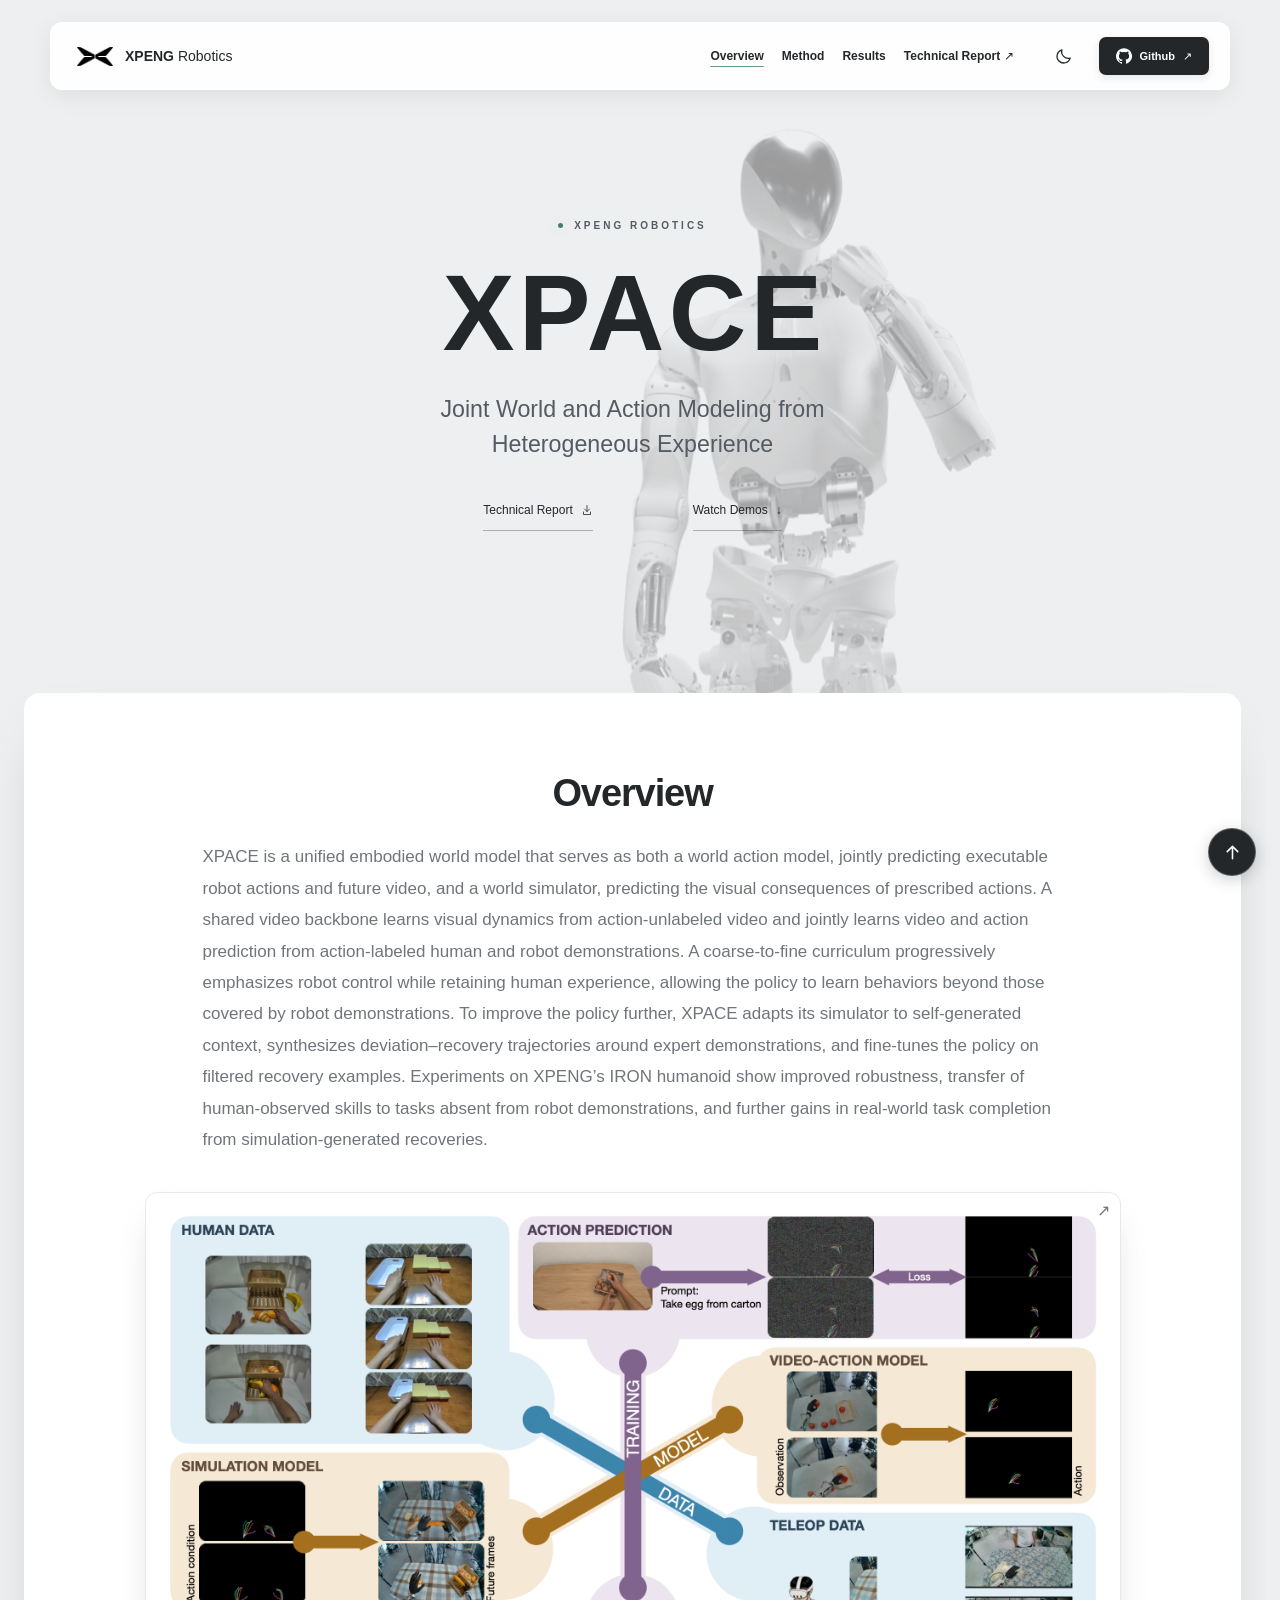
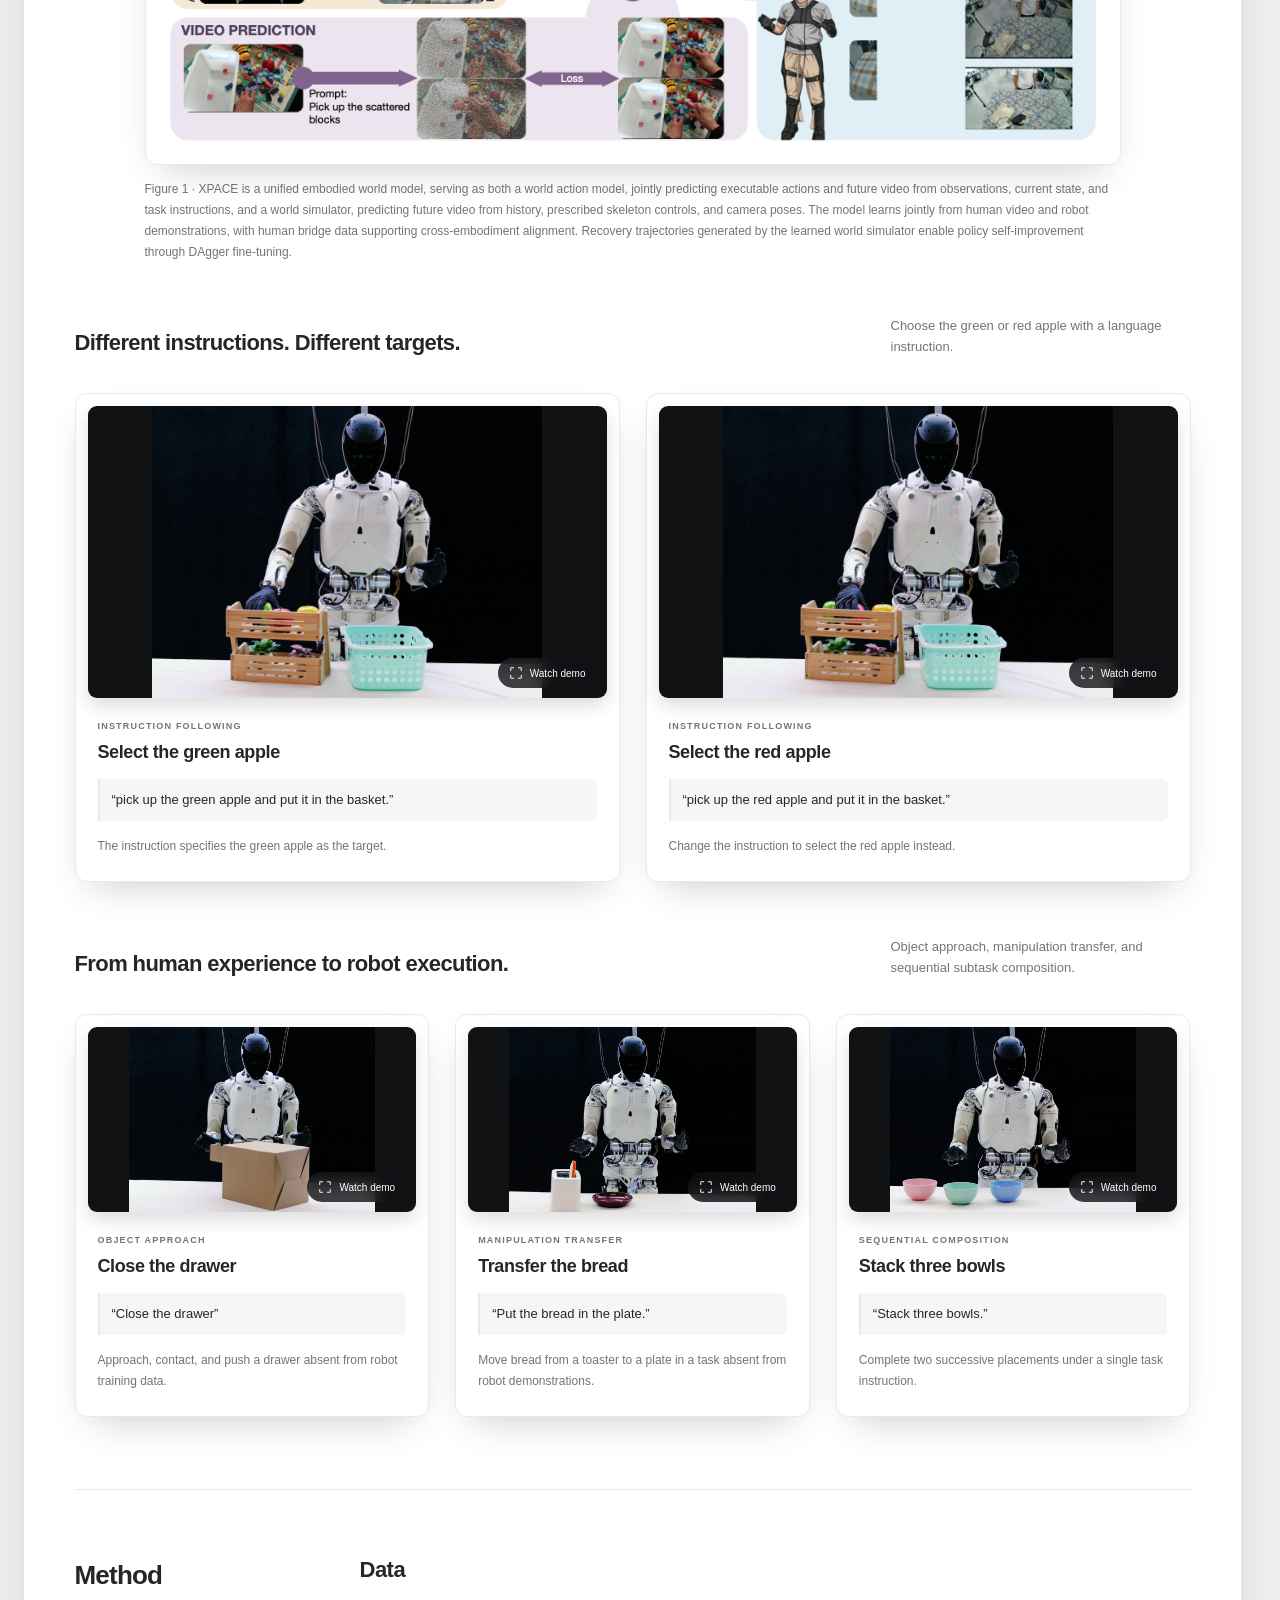
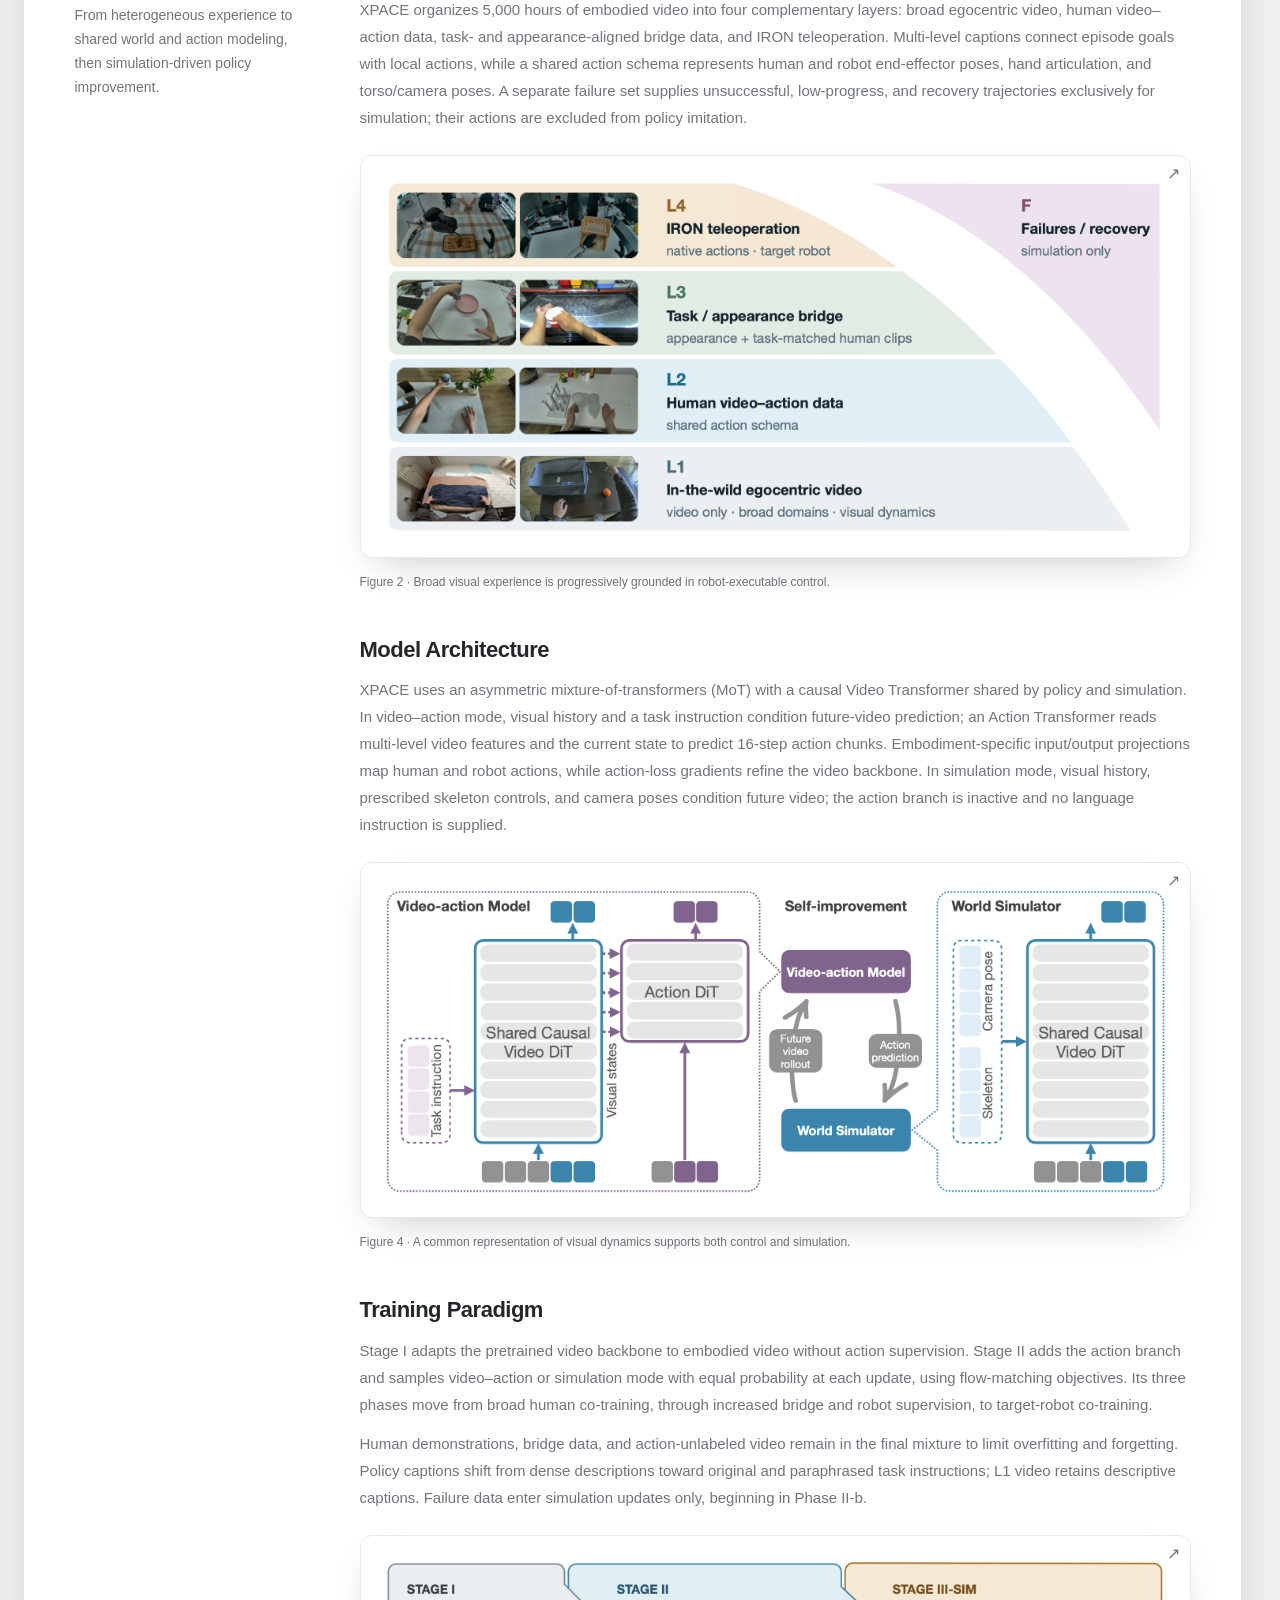
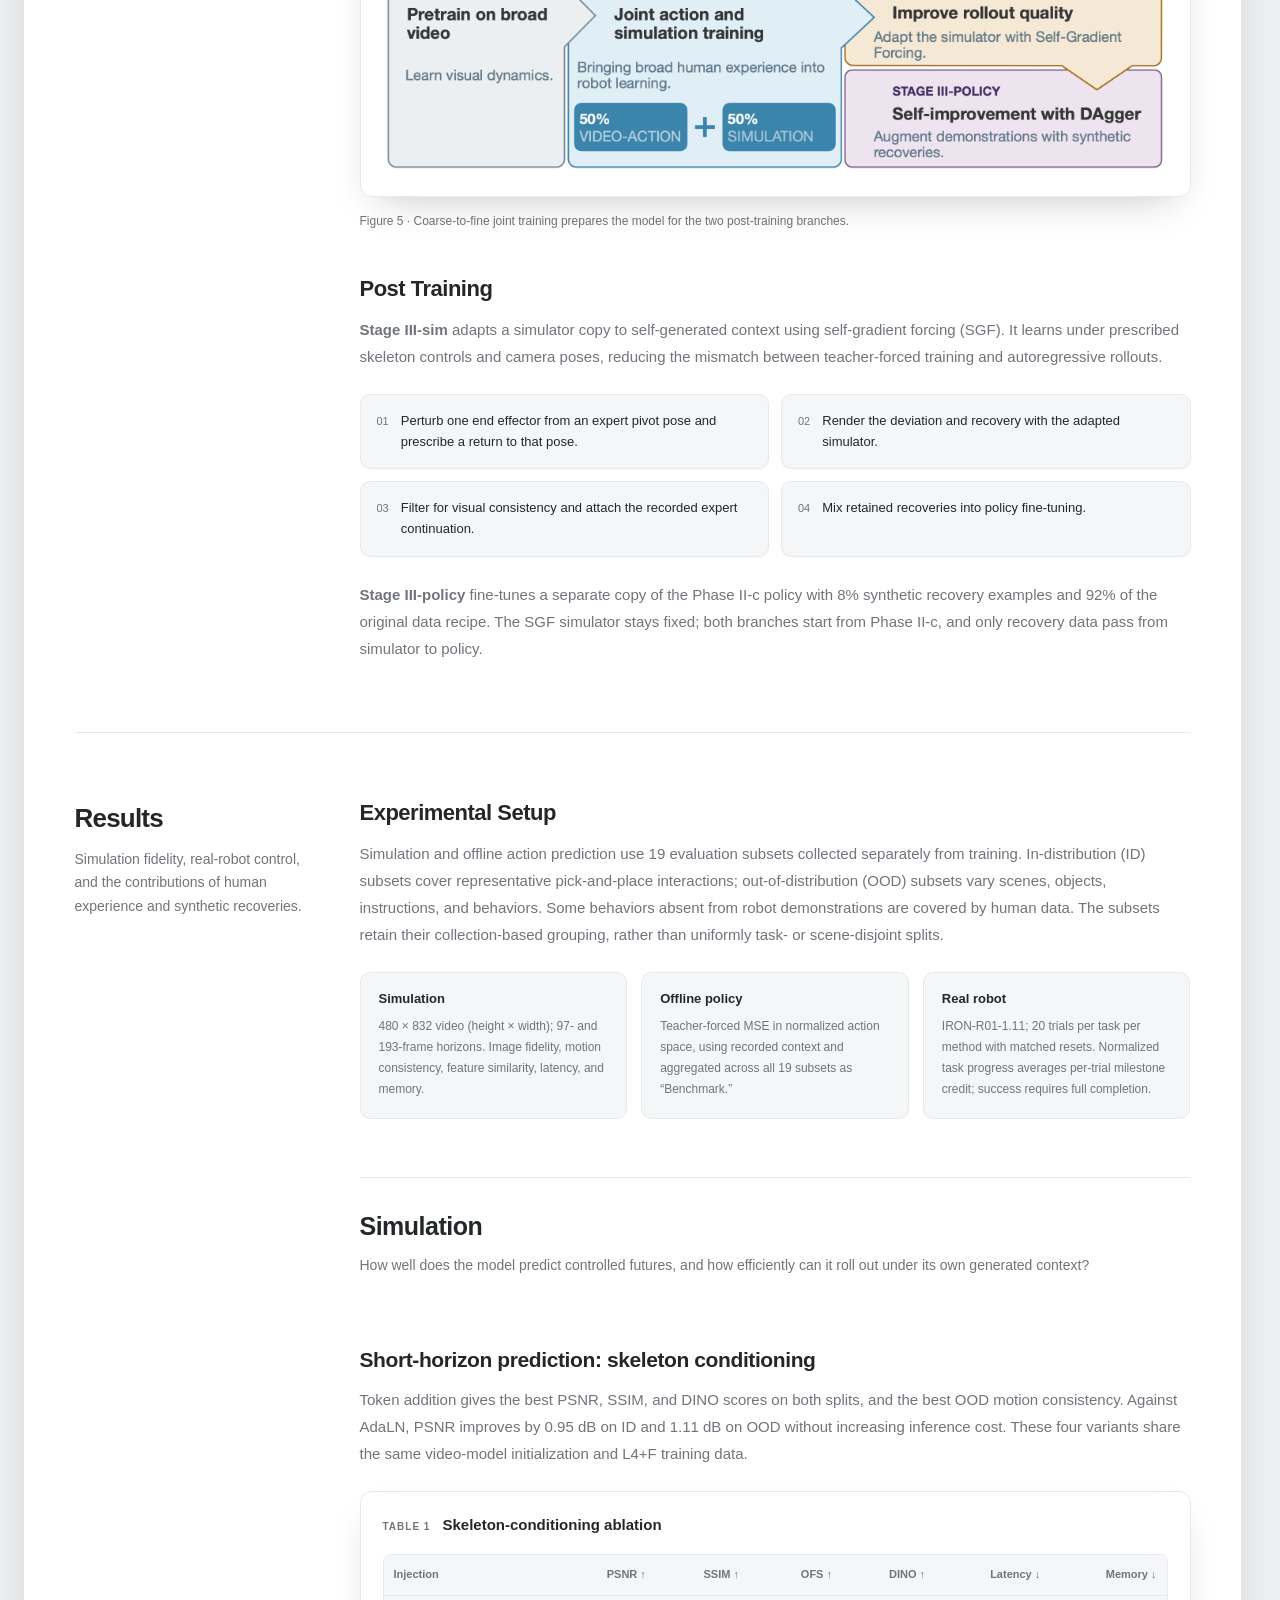
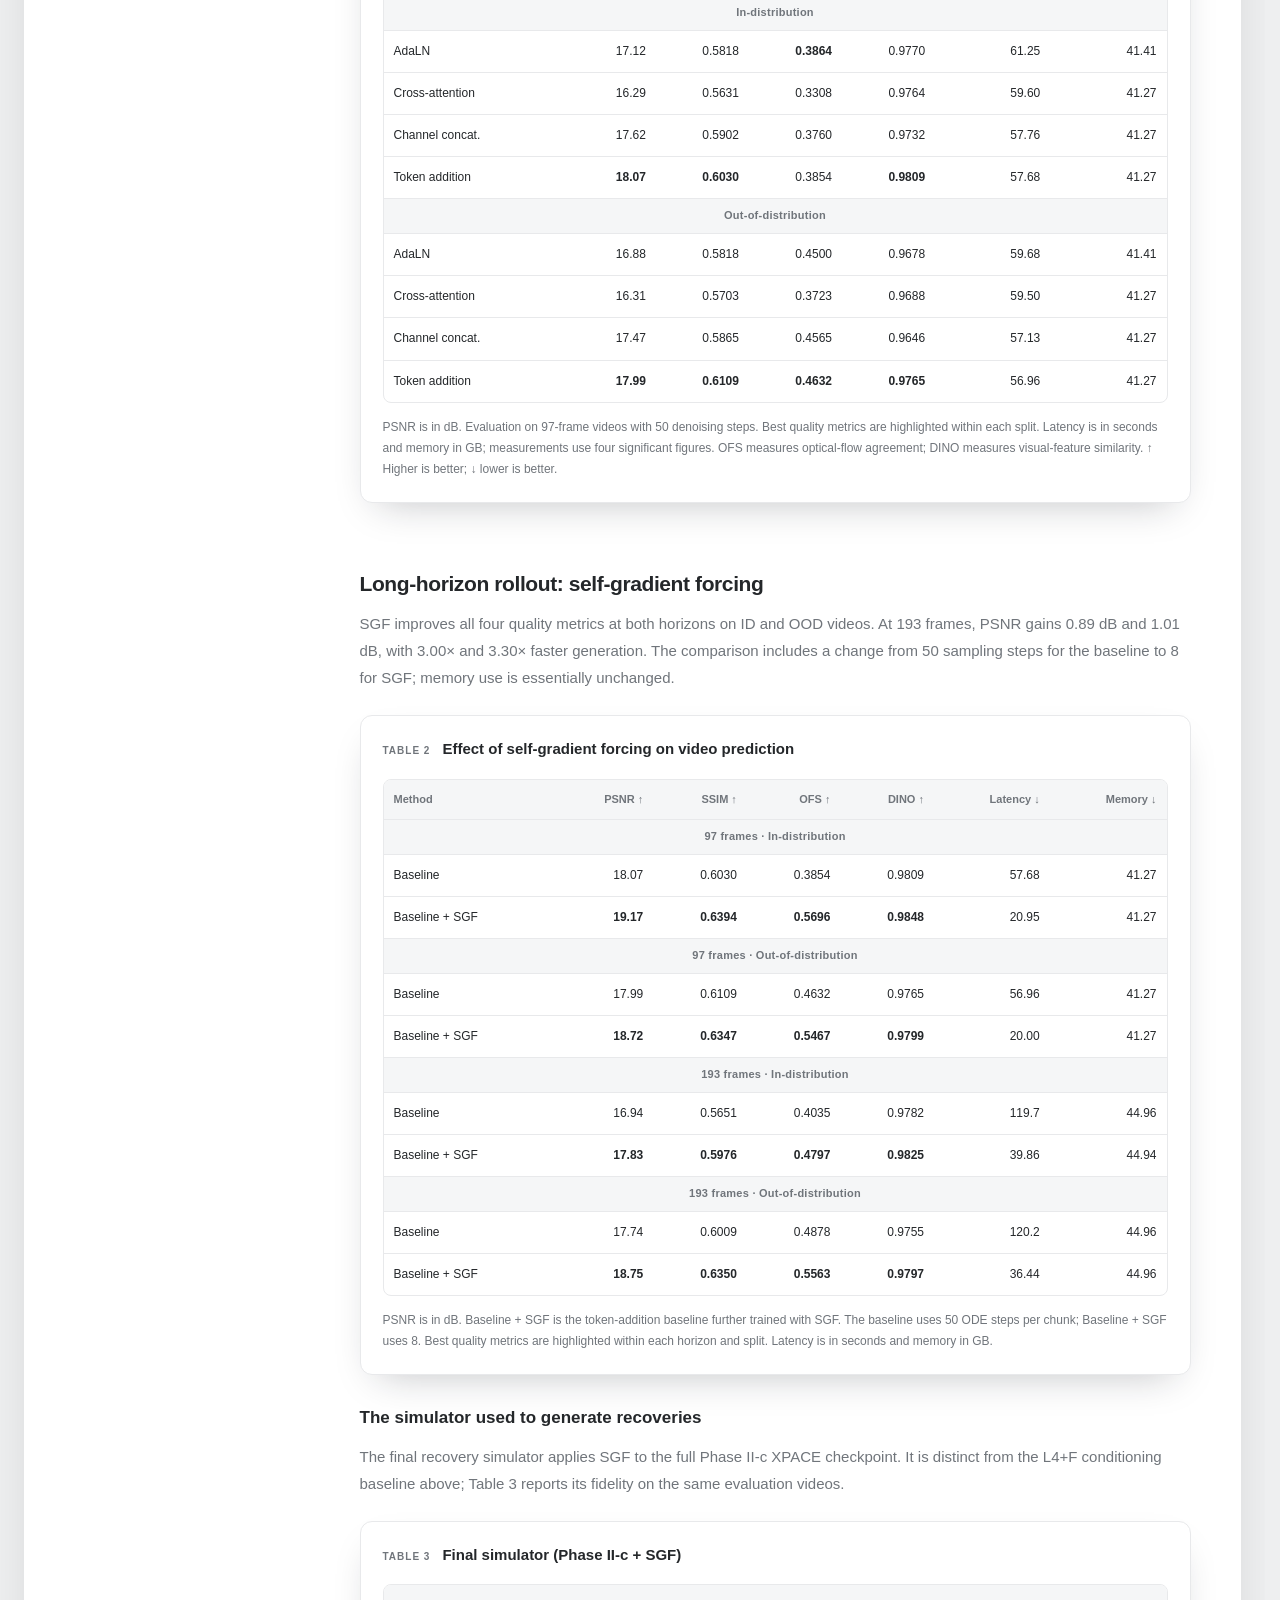
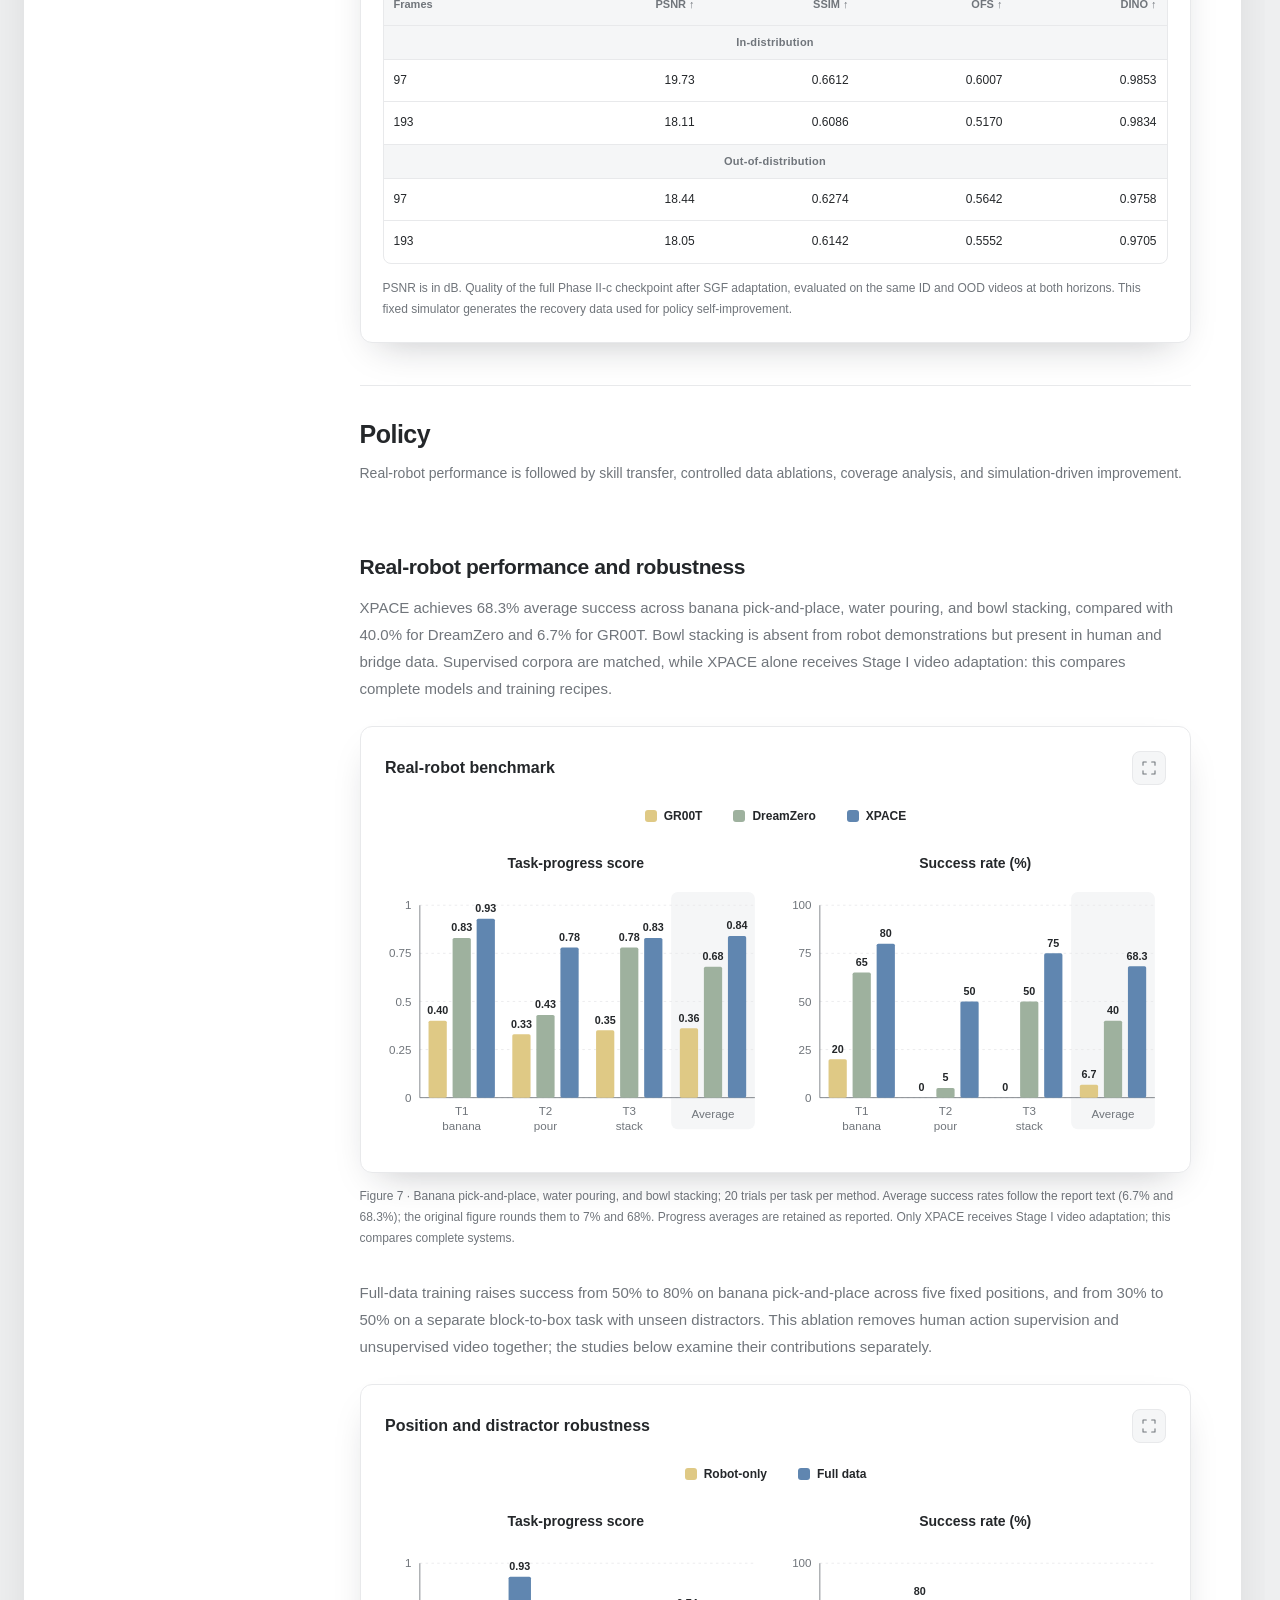
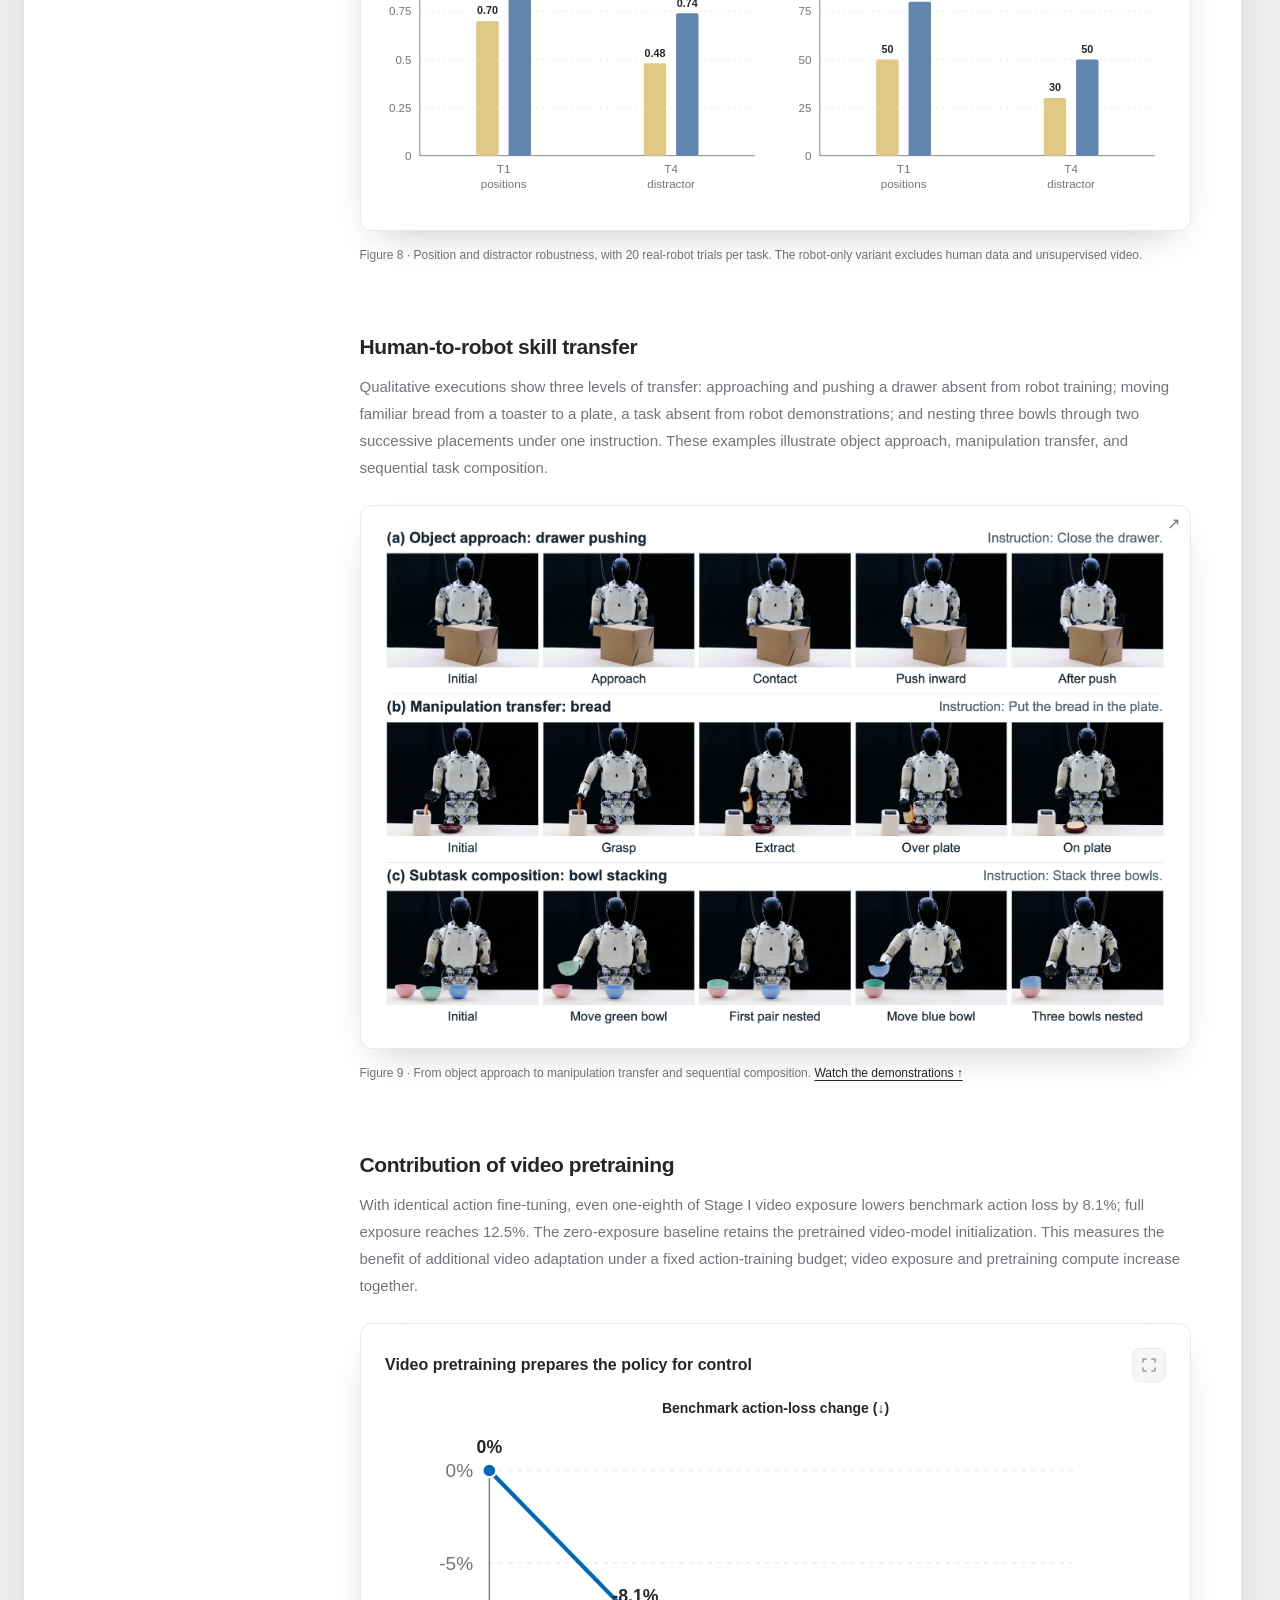
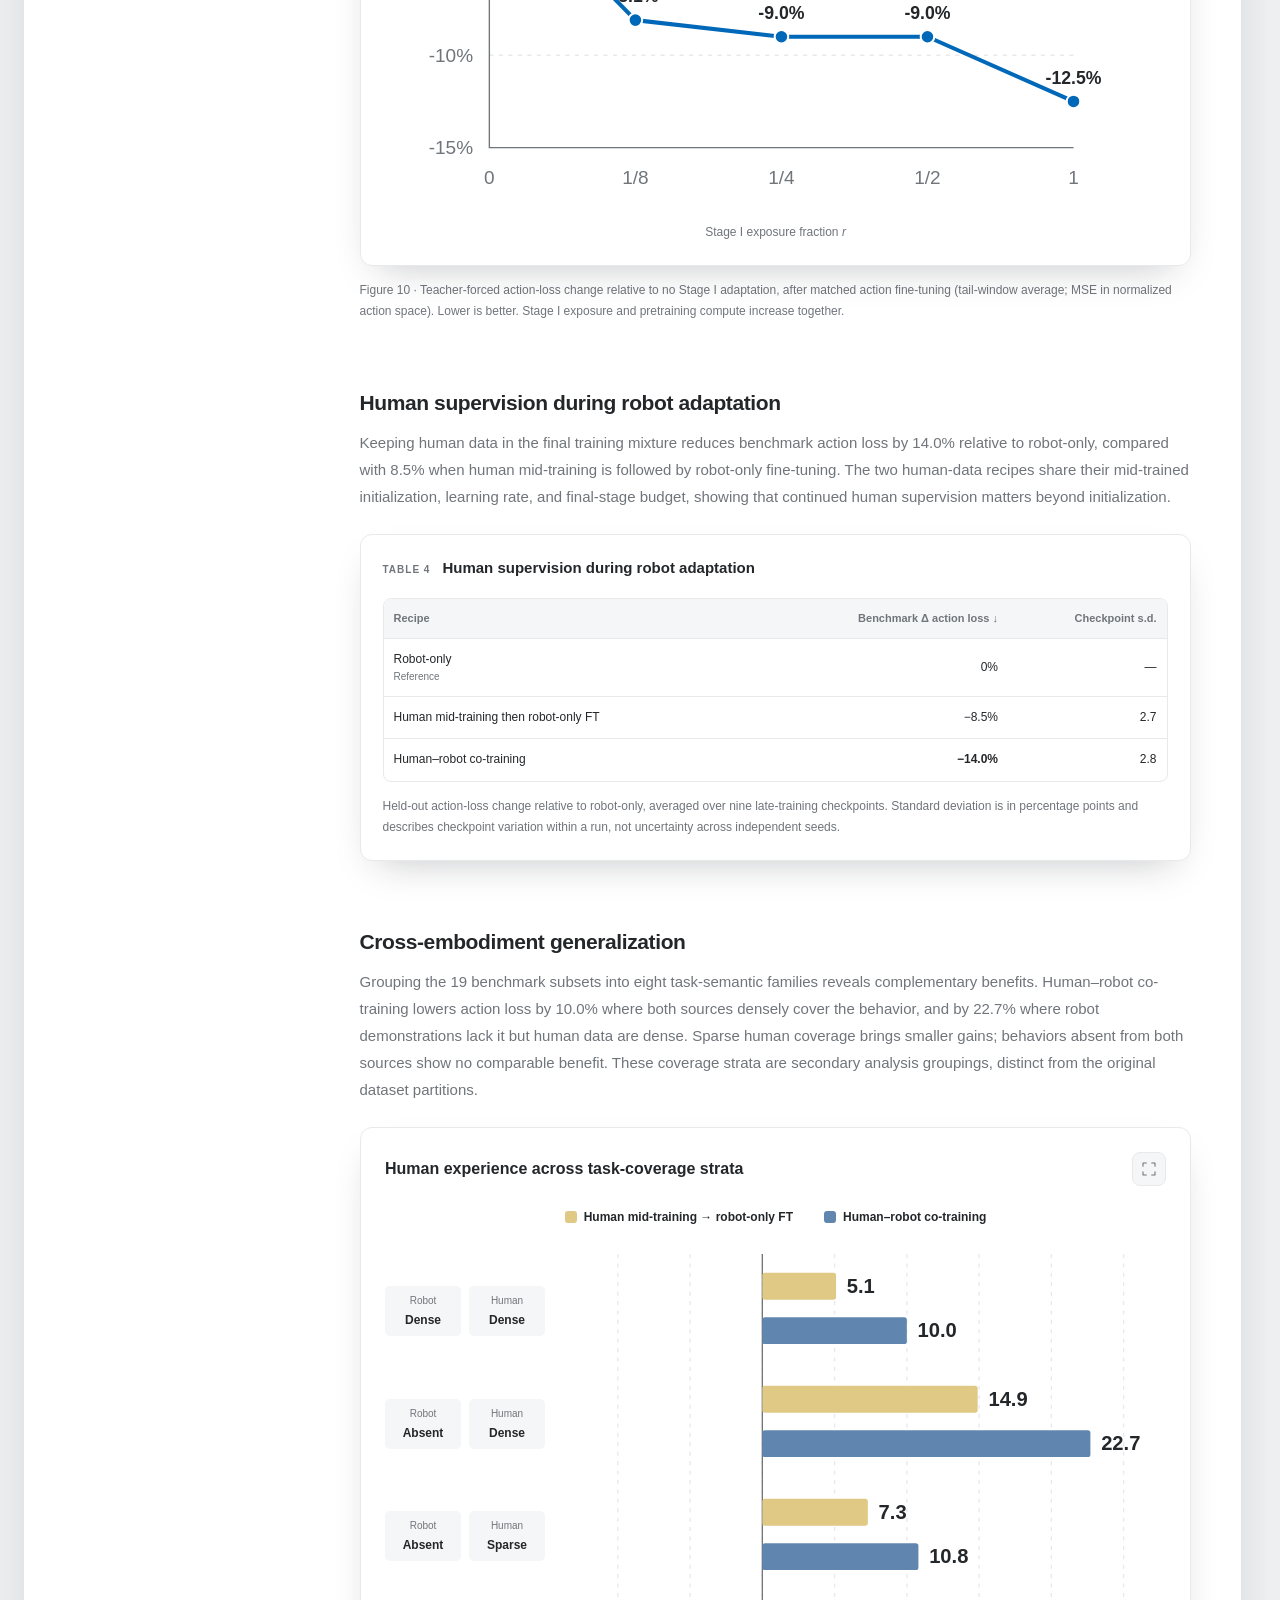
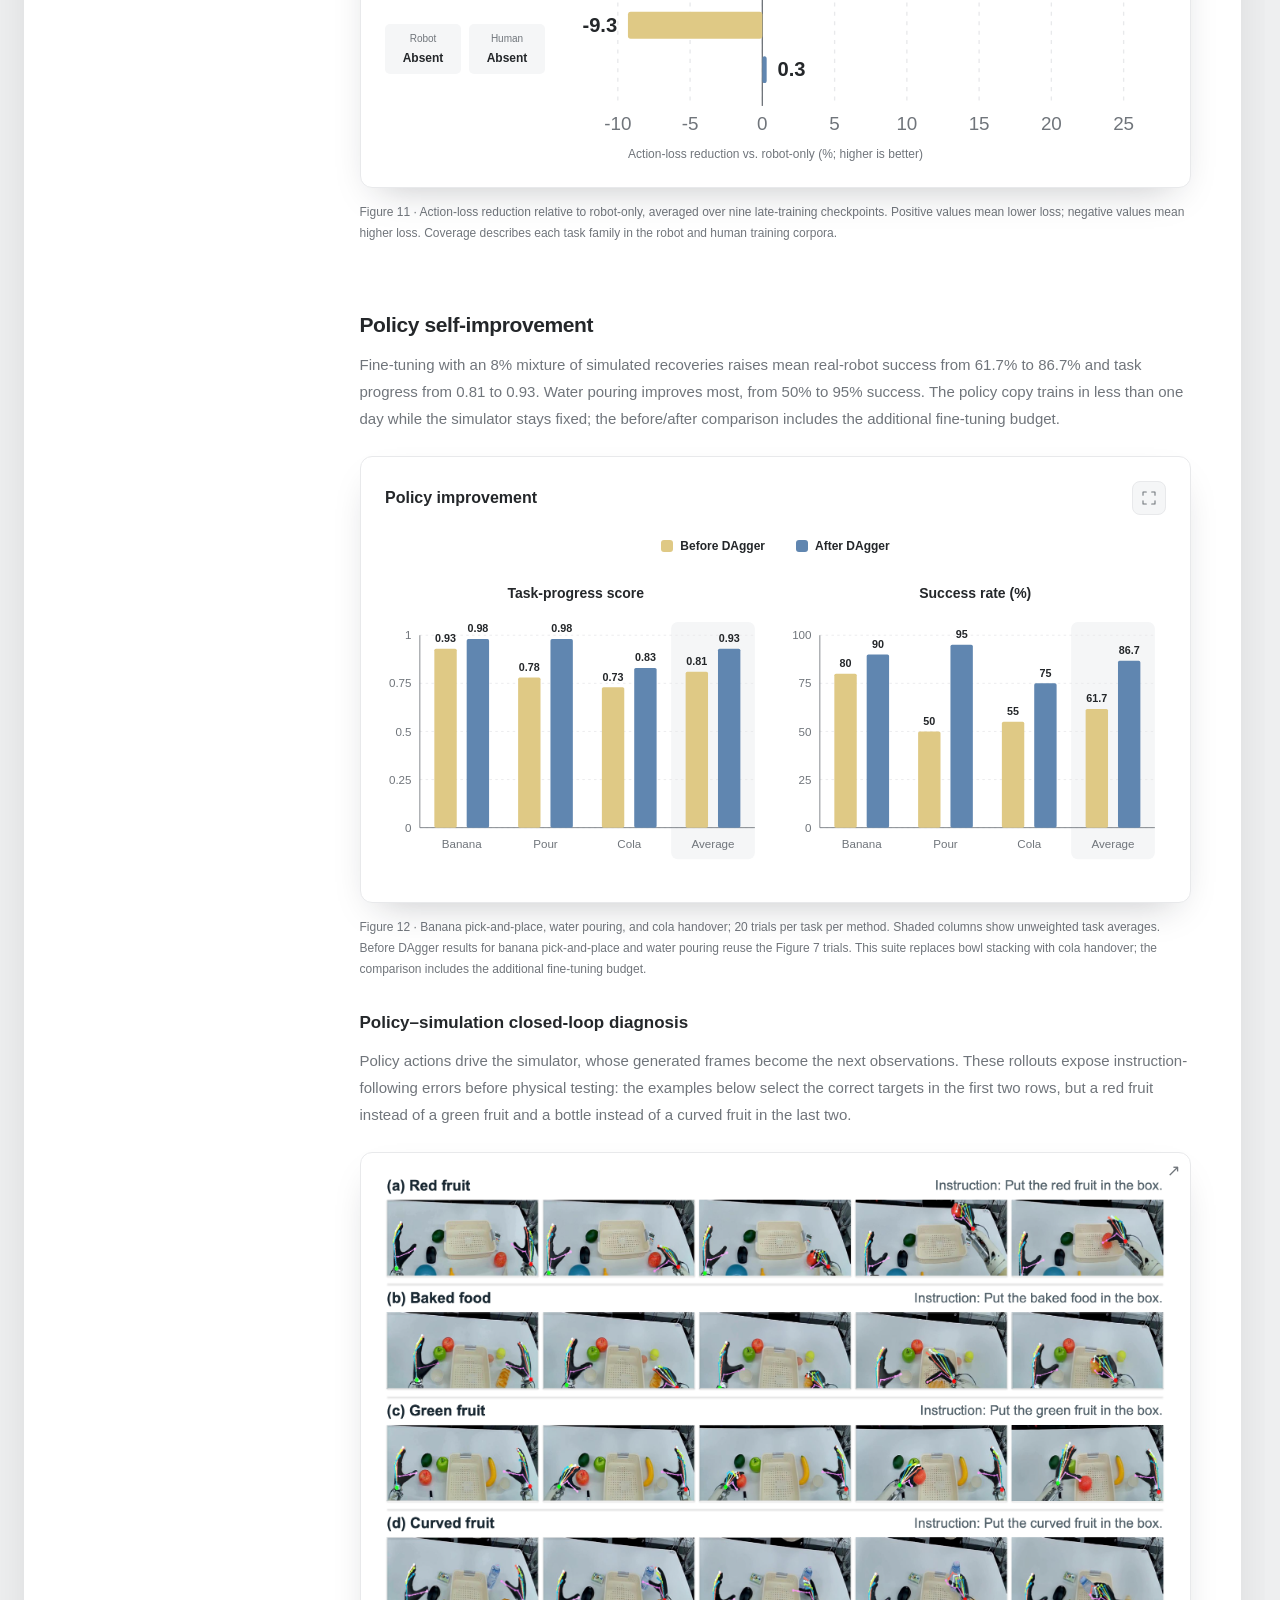
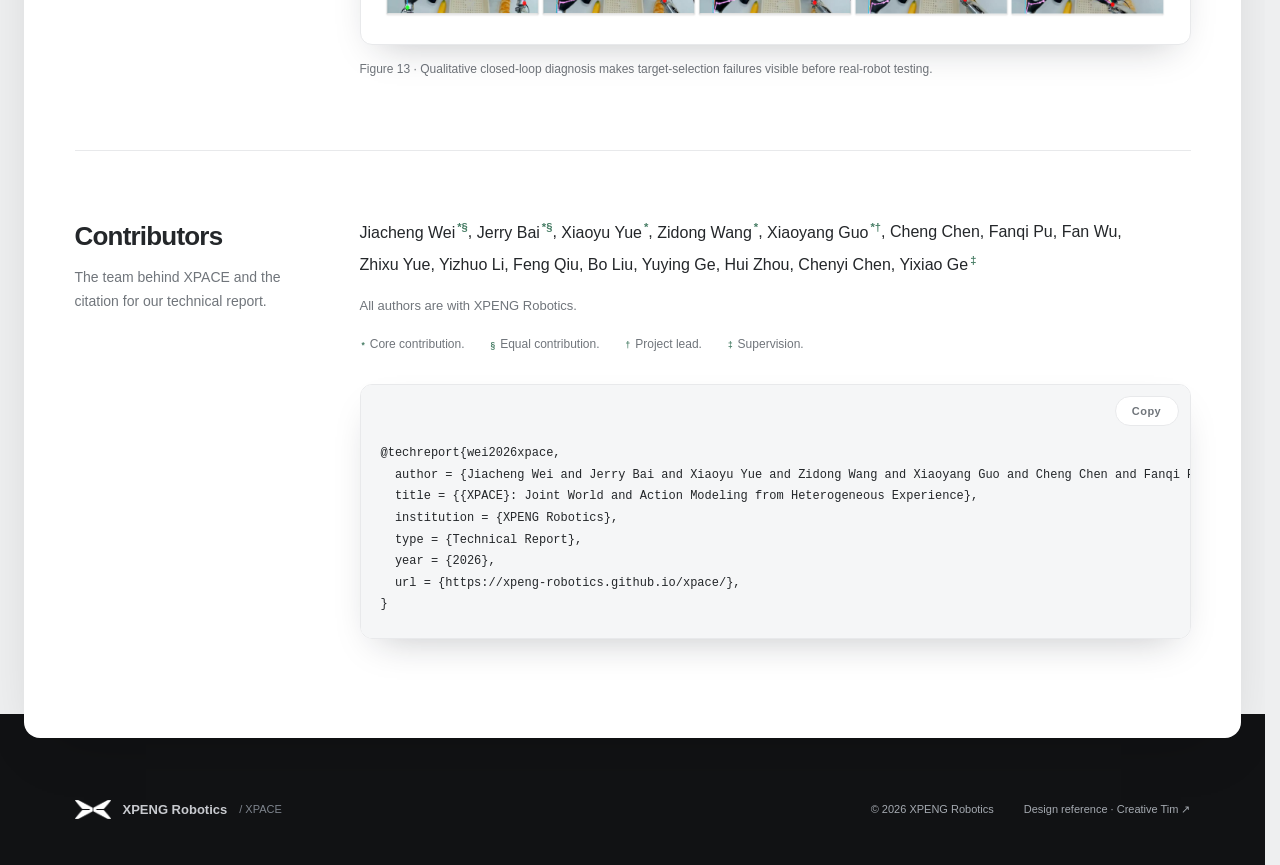
<file: xpace/index.html>
<!doctype html>
<html lang="en" data-theme="light">
<head>
  <meta charset="utf-8">
  <meta name="viewport" content="width=device-width, initial-scale=1">
  <meta name="description" content="XPACE: Joint World and Action Modeling from Heterogeneous Experience. Explore instruction-following and human-to-robot skill transfer on IRON.">
  <meta name="theme-color" content="#111214">
  <title>XPACE — XPENG Robotics</title>
  <link rel="icon" type="image/png" href="assets/fe0/xpeng-favicon-ink.png">
  <link rel="icon" type="image/png" href="assets/fe0/xpeng-favicon-white.png" media="(prefers-color-scheme: dark)">
  <link rel="apple-touch-icon" href="assets/fe0/xpeng-favicon-ink.png">
  <link rel="preload" as="image" href="assets/fe0/iron-front-hand.webp" fetchpriority="high">
  <link rel="preload" as="image" href="assets/fe0/iron-david-stance.webp" fetchpriority="high">
  <link rel="stylesheet" href="styles.css">
  <link rel="stylesheet" href="charts.css">
  <script>
    try {
      if (localStorage.getItem('xpace-theme') === 'dark') document.documentElement.dataset.theme = 'dark';
    } catch (_) { /* The page also works with storage disabled. */ }
  </script>
  <script src="script.js" defer></script>
  <script src="charts.js" defer></script>
</head>
<body>
  <a class="skip-link" href="#overview">Skip to content</a>
  <header class="site-header">
    <div class="nav-shell">
      <a class="brand" href="#top" aria-label="XPACE home">
        <img src="assets/fe0/xpeng-logo-ink.png" width="36" height="24" alt="">
        <span>XPENG <span class="brand-light">Robotics</span></span>
      </a>
      <nav class="primary-nav" id="primary-nav" aria-label="Primary navigation">
        <a href="#overview">Overview</a>
        <a href="#method">Method</a>
        <a href="#results">Results</a>
        <a href="assets/papers/xpace.pdf" data-report-dialog aria-haspopup="dialog">Technical Report ↗</a>
      </nav>
      <div class="nav-actions">
        <button class="icon-button theme-toggle" type="button" aria-label="Switch to dark theme" aria-pressed="false" title="Switch color theme">
          <svg class="moon-icon" viewBox="0 0 24 24" aria-hidden="true"><path d="M20.5 14A8.5 8.5 0 0 1 10 3.5 8.5 8.5 0 1 0 20.5 14Z"/></svg>
          <svg class="sun-icon" viewBox="0 0 24 24" aria-hidden="true"><circle cx="12" cy="12" r="4"/><path d="M12 2v2m0 16v2M2 12h2m16 0h2M5 5l1.5 1.5m11 11L19 19M5 19l1.5-1.5m11-11L19 5"/></svg>
        </button>
        <a class="nav-cta" href="https://github.com/xpeng-robotics" target="_blank" rel="noopener noreferrer">
          <svg viewBox="0 0 24 24" aria-hidden="true"><path d="M12 .3a12 12 0 0 0-3.79 23.39c.6.11.82-.26.82-.58v-2.23c-3.34.73-4.04-1.42-4.04-1.42-.55-1.39-1.33-1.76-1.33-1.76-1.09-.75.08-.73.08-.73 1.2.08 1.84 1.23 1.84 1.23 1.07 1.83 2.81 1.3 3.5.99.11-.78.42-1.3.76-1.6-2.67-.3-5.47-1.33-5.47-5.93 0-1.31.47-2.38 1.24-3.22-.13-.3-.54-1.52.12-3.18 0 0 1.01-.32 3.3 1.23a11.5 11.5 0 0 1 6 0c2.29-1.55 3.3-1.23 3.3-1.23.66 1.66.25 2.88.12 3.18.77.84 1.24 1.91 1.24 3.22 0 4.61-2.81 5.63-5.49 5.93.43.37.82 1.1.82 2.22v3.3c0 .32.22.7.83.58A12 12 0 0 0 12 .3Z"/></svg>
          <span>Github</span><span aria-hidden="true">↗</span>
        </a>
        <button class="icon-button menu-toggle" type="button" aria-expanded="false" aria-controls="primary-nav" aria-label="Open navigation"><span></span><span></span></button>
      </div>
    </div>
  </header>

  <main id="top">
    <section class="hero" aria-labelledby="hero-title">
      <div class="hero-art" aria-hidden="true">
        <img class="hero-robot hero-robot--front" src="assets/fe0/iron-front-hand.webp" width="2400" height="1345" alt="" fetchpriority="high">
        <img class="hero-robot hero-robot--stance" src="assets/fe0/iron-david-stance.webp" width="2200" height="1237" alt="">
      </div>
      <div class="hero-copy">
        <p class="eyebrow hero-eyebrow"><span class="status-dot"></span> XPENG ROBOTICS</p>
        <h1 id="hero-title">XPACE</h1>
        <p class="hero-subtitle"><span class="hero-subtitle-line">Joint World and Action Modeling from</span><span class="hero-subtitle-line">Heterogeneous Experience</span></p>
        <div class="hero-actions">
          <a class="hero-link" href="assets/papers/xpace.pdf" data-report-dialog aria-haspopup="dialog">Technical Report <svg class="download-icon" viewBox="0 0 24 24" aria-hidden="true"><path d="M12 3v12m-5-5 5 5 5-5M5 16v5h14v-5"/></svg></a>
          <a class="hero-link" href="#capabilities">Watch Demos <span aria-hidden="true">↓</span></a>
        </div>
      </div>
    </section>

    <div class="main-card" id="collection">
      <section class="overview" id="overview" aria-labelledby="overview-title">
        <h2 id="overview-title">Overview</h2>
        <p>XPACE is a unified embodied world model that serves as both a world action model, jointly predicting executable robot actions and future video, and a world simulator, predicting the visual consequences of prescribed actions. A shared video backbone learns visual dynamics from action-unlabeled video and jointly learns video and action prediction from action-labeled human and robot demonstrations. A coarse-to-fine curriculum progressively emphasizes robot control while retaining human experience, allowing the policy to learn behaviors beyond those covered by robot demonstrations. To improve the policy further, XPACE adapts its simulator to self-generated context, synthesizes deviation–recovery trajectories around expert demonstrations, and fine-tunes the policy on filtered recovery examples. Experiments on XPENG’s IRON humanoid show improved robustness, transfer of human-observed skills to tasks absent from robot demonstrations, and further gains in real-world task completion from simulation-generated recoveries.</p>
        <figure class="research-figure">
          <a href="assets/figures/report-overview.png" data-preview data-title="XPACE overview" data-caption="Figure 1 · XPACE is a unified embodied world model, serving as both a world action model, jointly predicting executable actions and future video from observations, current state, and task instructions, and a world simulator, predicting future video from history, prescribed skeleton controls, and camera poses. The model learns jointly from human video and robot demonstrations, with human bridge data supporting cross-embodiment alignment. Recovery trajectories generated by the learned world simulator enable policy self-improvement through DAgger fine-tuning." aria-label="Enlarge the XPACE overview figure" aria-haspopup="dialog">
            <img src="assets/figures/report-overview.png" width="2200" height="1252" decoding="async" loading="lazy" alt="XPACE overview connecting human video and robot teleoperation data, joint action and video prediction, and the shared video–action model and world simulator.">
          </a>
          <figcaption>Figure 1 · XPACE is a unified embodied world model, serving as both a world action model, jointly predicting executable actions and future video from observations, current state, and task instructions, and a world simulator, predicting future video from history, prescribed skeleton controls, and camera poses. The model learns jointly from human video and robot demonstrations, with human bridge data supporting cross-embodiment alignment. Recovery trajectories generated by the learned world simulator enable policy self-improvement through DAgger fine-tuning.</figcaption>
        </figure>
      </section>
      <section class="capabilities" id="capabilities" aria-label="Real-robot demonstrations">
        <div class="demo-group">
          <header class="demo-group-heading"><h2>Different instructions. Different targets.</h2><p>Choose the green or red apple with a language instruction.</p></header>
          <div class="demo-grid demo-grid--pair">
            <article class="demo-card">
              <a class="demo-media" href="assets/videos/green_apple_graded.mp4" data-video-preview data-title="Select the green apple" data-prompt="pick up the green apple and put it in the basket." aria-label="Watch Select the green apple in a larger player" aria-haspopup="dialog">
                <video autoplay muted loop playsinline preload="metadata" poster="assets/posters/green_apple_graded.jpg" aria-hidden="true" tabindex="-1"><source src="assets/videos/green_apple_graded.mp4" type="video/mp4"></video>
                <span class="demo-expand"><svg viewBox="0 0 24 24" aria-hidden="true"><path d="M8 3H3v5m13-5h5v5M3 16v5h5m13-5v5h-5"/></svg><span>Watch demo</span></span>
              </a>
              <div class="demo-copy">
                <p class="demo-label">Instruction following</p>
                <h3>Select the green apple</h3>
                <p class="demo-prompt">“pick up the green apple and put it in the basket.”</p>
                <p class="demo-description">The instruction specifies the green apple as the target.</p>
              </div>
            </article>
            <article class="demo-card">
              <a class="demo-media" href="assets/videos/red_apple_graded.mp4" data-video-preview data-title="Select the red apple" data-prompt="pick up the red apple and put it in the basket." aria-label="Watch Select the red apple in a larger player" aria-haspopup="dialog">
                <video autoplay muted loop playsinline preload="metadata" poster="assets/posters/red_apple_graded.jpg" aria-hidden="true" tabindex="-1"><source src="assets/videos/red_apple_graded.mp4" type="video/mp4"></video>
                <span class="demo-expand"><svg viewBox="0 0 24 24" aria-hidden="true"><path d="M8 3H3v5m13-5h5v5M3 16v5h5m13-5v5h-5"/></svg><span>Watch demo</span></span>
              </a>
              <div class="demo-copy">
                <p class="demo-label">Instruction following</p>
                <h3>Select the red apple</h3>
                <p class="demo-prompt">“pick up the red apple and put it in the basket.”</p>
                <p class="demo-description">Change the instruction to select the red apple instead.</p>
              </div>
            </article>
          </div>
        </div>
        <div class="demo-group" id="transfer-demos">
          <header class="demo-group-heading"><h2>From human experience to robot execution.</h2><p>Object approach, manipulation transfer, and sequential subtask composition.</p></header>
          <div class="demo-grid demo-grid--trio">
            <article class="demo-card">
              <a class="demo-media" href="assets/videos/drawer_graded.mp4" data-video-preview data-title="Close the drawer" data-prompt="Close the drawer" aria-label="Watch Close the drawer in a larger player" aria-haspopup="dialog">
                <video autoplay muted loop playsinline preload="metadata" poster="assets/posters/drawer_graded.jpg" aria-hidden="true" tabindex="-1"><source src="assets/videos/drawer_graded.mp4" type="video/mp4"></video>
                <span class="demo-expand"><svg viewBox="0 0 24 24" aria-hidden="true"><path d="M8 3H3v5m13-5h5v5M3 16v5h5m13-5v5h-5"/></svg><span>Watch demo</span></span>
              </a>
              <div class="demo-copy">
                <p class="demo-label">Object approach</p>
                <h3>Close the drawer</h3>
                <p class="demo-prompt">“Close the drawer”</p>
                <p class="demo-description">Approach, contact, and push a drawer absent from robot training data.</p>
              </div>
            </article>
            <article class="demo-card">
              <a class="demo-media" href="assets/videos/bread_graded.mp4" data-video-preview data-title="Transfer the bread" data-prompt="Put the bread in the plate." aria-label="Watch Transfer the bread in a larger player" aria-haspopup="dialog">
                <video autoplay muted loop playsinline preload="metadata" poster="assets/posters/bread_graded.jpg" aria-hidden="true" tabindex="-1"><source src="assets/videos/bread_graded.mp4" type="video/mp4"></video>
                <span class="demo-expand"><svg viewBox="0 0 24 24" aria-hidden="true"><path d="M8 3H3v5m13-5h5v5M3 16v5h5m13-5v5h-5"/></svg><span>Watch demo</span></span>
              </a>
              <div class="demo-copy">
                <p class="demo-label">Manipulation transfer</p>
                <h3>Transfer the bread</h3>
                <p class="demo-prompt">“Put the bread in the plate.”</p>
                <p class="demo-description">Move bread from a toaster to a plate in a task absent from robot demonstrations.</p>
              </div>
            </article>
            <article class="demo-card">
              <a class="demo-media" href="assets/videos/three_bowls_graded.mp4" data-video-preview data-title="Stack three bowls" data-prompt="Stack three bowls." aria-label="Watch Stack three bowls in a larger player" aria-haspopup="dialog">
                <video autoplay muted loop playsinline preload="metadata" poster="assets/posters/three_bowls_graded.jpg" aria-hidden="true" tabindex="-1"><source src="assets/videos/three_bowls_graded.mp4" type="video/mp4"></video>
                <span class="demo-expand"><svg viewBox="0 0 24 24" aria-hidden="true"><path d="M8 3H3v5m13-5h5v5M3 16v5h5m13-5v5h-5"/></svg><span>Watch demo</span></span>
              </a>
              <div class="demo-copy">
                <p class="demo-label">Sequential composition</p>
                <h3>Stack three bowls</h3>
                <p class="demo-prompt">“Stack three bowls.”</p>
                <p class="demo-description">Complete two successive placements under a single task instruction.</p>
              </div>
            </article>
          </div>
        </div>
      </section>
      <div class="catalog">
        <section class="catalog-section" id="method" aria-labelledby="method-title">
          <header class="category-heading">
            <h2 id="method-title">Method</h2>
            <p>From heterogeneous experience to shared world and action modeling, then simulation-driven policy improvement.</p>
          </header>
          <div class="research-content">
            <article class="research-block" id="method-data">
              <h3>Data</h3>
              <p>XPACE organizes 5,000 hours of embodied video into four complementary layers: broad egocentric video, human video–action data, task- and appearance-aligned bridge data, and IRON teleoperation. Multi-level captions connect episode goals with local actions, while a shared action schema represents human and robot end-effector poses, hand articulation, and torso/camera poses. A separate failure set supplies unsuccessful, low-progress, and recovery trajectories exclusively for simulation; their actions are excluded from policy imitation.</p>
              <figure class="research-figure">
                <a href="assets/figures/report-data.png" data-preview data-title="A pyramid of heterogeneous experience" data-caption="Figure 2 · L1 video, L2 human motion, L3 bridge data, and L4 IRON demonstrations provide complementary supervision. Failure and recovery data (F) train simulation only." aria-label="Enlarge the heterogeneous data pyramid" aria-haspopup="dialog">
                  <img src="assets/figures/report-data.png" width="2000" height="916" decoding="async" alt="Four-layer pyramid of egocentric video, human motion, aligned bridge data, and IRON demonstrations, with a separate simulator-only failure set." loading="lazy">
                </a>
                <figcaption>Figure 2 · Broad visual experience is progressively grounded in robot-executable control.</figcaption>
              </figure>
            </article>
            <article class="research-block" id="method-architecture">
              <h3>Model Architecture</h3>
              <p>XPACE uses an asymmetric mixture-of-transformers (MoT) with a causal Video Transformer shared by policy and simulation. In video–action mode, visual history and a task instruction condition future-video prediction; an Action Transformer reads multi-level video features and the current state to predict 16-step action chunks. Embodiment-specific input/output projections map human and robot actions, while action-loss gradients refine the video backbone. In simulation mode, visual history, prescribed skeleton controls, and camera poses condition future video; the action branch is inactive and no language instruction is supplied.</p>
              <figure class="research-figure">
                <a href="assets/figures/report-model.png" data-preview data-title="Joint world and action modeling" data-caption="Figure 4 · The shared causal video Transformer supports policy and simulation modes; an action Transformer reads its visual features to predict executable actions." aria-label="Enlarge the XPACE model architecture" aria-haspopup="dialog">
                  <img src="assets/figures/report-model.png" width="2000" height="797" decoding="async" alt="Shared video backbone and action Transformer with separate policy and skeleton-conditioned simulation modes." loading="lazy">
                </a>
                <figcaption>Figure 4 · A common representation of visual dynamics supports both control and simulation.</figcaption>
              </figure>
            </article>
            <article class="research-block" id="method-training">
              <h3>Training Paradigm</h3>
              <p>Stage I adapts the pretrained video backbone to embodied video without action supervision. Stage II adds the action branch and samples video–action or simulation mode with equal probability at each update, using flow-matching objectives. Its three phases move from broad human co-training, through increased bridge and robot supervision, to target-robot co-training.</p>
              <p>Human demonstrations, bridge data, and action-unlabeled video remain in the final mixture to limit overfitting and forgetting. Policy captions shift from dense descriptions toward original and paraphrased task instructions; L1 video retains descriptive captions. Failure data enter simulation updates only, beginning in Phase II-b.</p>
              <figure class="research-figure">
                <a href="assets/figures/report-training.png" data-preview data-title="Progressive training curriculum" data-caption="Figure 5 · Video pretraining and joint learning lead to separate simulator and policy copies initialized from Phase II-c. The connection between the post-training branches carries synthetic recovery data, not model weights." aria-label="Enlarge the training curriculum" aria-haspopup="dialog">
                  <img src="assets/figures/report-training.png" width="2000" height="562" decoding="async" alt="Stage I video pretraining and Stage II joint learning followed by separate simulator adaptation and policy improvement branches." loading="lazy">
                </a>
                <figcaption>Figure 5 · Coarse-to-fine joint training prepares the model for the two post-training branches.</figcaption>
              </figure>
            </article>
            <article class="research-block" id="method-post-training">
              <h3>Post Training</h3>
              <p><strong>Stage III-sim</strong> adapts a simulator copy to self-generated context using self-gradient forcing (SGF). It learns under prescribed skeleton controls and camera poses, reducing the mismatch between teacher-forced training and autoregressive rollouts.</p>
              <ol class="recovery-flow" aria-label="Recovery data synthesis and policy improvement">
                <li>Perturb one end effector from an expert pivot pose and prescribe a return to that pose.</li>
                <li>Render the deviation and recovery with the adapted simulator.</li>
                <li>Filter for visual consistency and attach the recorded expert continuation.</li>
                <li>Mix retained recoveries into policy fine-tuning.</li>
              </ol>
              <p><strong>Stage III-policy</strong> fine-tunes a separate copy of the Phase II-c policy with 8% synthetic recovery examples and 92% of the original data recipe. The SGF simulator stays fixed; both branches start from Phase II-c, and only recovery data pass from simulator to policy.</p>
            </article>
          </div>
        </section>

        <section class="catalog-section" id="results" aria-labelledby="results-title">
          <header class="category-heading">
            <h2 id="results-title">Results</h2>
            <p>Simulation fidelity, real-robot control, and the contributions of human experience and synthetic recoveries.</p>
          </header>
          <div class="research-content results-content">
            <article class="research-block" id="experimental-setup">
              <h3>Experimental Setup</h3>
              <p>Simulation and offline action prediction use 19 evaluation subsets collected separately from training. In-distribution (ID) subsets cover representative pick-and-place interactions; out-of-distribution (OOD) subsets vary scenes, objects, instructions, and behaviors. Some behaviors absent from robot demonstrations are covered by human data. The subsets retain their collection-based grouping, rather than uniformly task- or scene-disjoint splits.</p>
              <dl class="evaluation-setup">
                <div><dt>Simulation</dt><dd>480 × 832 video (height × width); 97- and 193-frame horizons. Image fidelity, motion consistency, feature similarity, latency, and memory.</dd></div>
                <div><dt>Offline policy</dt><dd>Teacher-forced MSE in normalized action space, using recorded context and aggregated across all 19 subsets as “Benchmark.”</dd></div>
                <div><dt>Real robot</dt><dd>IRON-R01-1.11; 20 trials per task per method with matched resets. Normalized task progress averages per-trial milestone credit; success requires full completion.</dd></div>
              </dl>
            </article>

            <section class="research-group" id="simulation" aria-labelledby="simulation-title">
              <header class="research-group-heading">
                <h3 id="simulation-title">Simulation</h3>
                <p>How well does the model predict controlled futures, and how efficiently can it roll out under its own generated context?</p>
              </header>
              <article class="research-block" id="skeleton-conditioning">
                <h4>Short-horizon prediction: skeleton conditioning</h4>
                <p>Token addition gives the best PSNR, SSIM, and DINO scores on both splits, and the best OOD motion consistency. Against AdaLN, PSNR improves by 0.95 dB on ID and 1.11 dB on OOD without increasing inference cost. These four variants share the same video-model initialization and L4+F training data.</p>
                <!-- table:conditioning:start -->
                <figure class="experiment-figure" id="table-conditioning">
                <figcaption class="table-title" id="table-conditioning-title"><span>Table 1</span>Skeleton-conditioning ablation</figcaption>
                <div class="table-scroll" tabindex="0" role="region" aria-labelledby="table-conditioning-title" aria-describedby="table-conditioning-note">
                <table class="experiment-table" aria-labelledby="table-conditioning-title">
                <thead><tr><th scope="col">Injection</th>
                <th scope="col" title="Peak signal-to-noise ratio; higher indicates greater image fidelity.">PSNR ↑</th>
                <th scope="col" title="Structural similarity; higher indicates greater image fidelity.">SSIM ↑</th>
                <th scope="col" title="Optical Flow Similarity: average cosine similarity between predicted and ground-truth flow fields computed with OpenCV Farneback.">OFS ↑</th>
                <th scope="col" title="Visual feature similarity computed with a DINOv3-Large encoder.">DINO ↑</th>
                <th scope="col" title="">Latency ↓</th>
                <th scope="col" title="">Memory ↓</th>
                </tr></thead>
                <tbody data-split="ID">
                <tr class="table-group"><th scope="rowgroup" colspan="7">In-distribution</th></tr>
                <tr><th scope="row">AdaLN</th>
                <td data-metric="psnr" data-value="17.12">17.12</td>
                <td data-metric="ssim" data-value="0.5818">0.5818</td>
                <td data-metric="ofs" data-value="0.3864"><strong>0.3864</strong></td>
                <td data-metric="dino" data-value="0.9770">0.9770</td>
                <td data-metric="latency" data-value="61.25">61.25</td>
                <td data-metric="memory" data-value="41.41">41.41</td>
                </tr>
                <tr><th scope="row">Cross-attention</th>
                <td data-metric="psnr" data-value="16.29">16.29</td>
                <td data-metric="ssim" data-value="0.5631">0.5631</td>
                <td data-metric="ofs" data-value="0.3308">0.3308</td>
                <td data-metric="dino" data-value="0.9764">0.9764</td>
                <td data-metric="latency" data-value="59.60">59.60</td>
                <td data-metric="memory" data-value="41.27">41.27</td>
                </tr>
                <tr><th scope="row">Channel concat.</th>
                <td data-metric="psnr" data-value="17.62">17.62</td>
                <td data-metric="ssim" data-value="0.5902">0.5902</td>
                <td data-metric="ofs" data-value="0.3760">0.3760</td>
                <td data-metric="dino" data-value="0.9732">0.9732</td>
                <td data-metric="latency" data-value="57.76">57.76</td>
                <td data-metric="memory" data-value="41.27">41.27</td>
                </tr>
                <tr><th scope="row">Token addition</th>
                <td data-metric="psnr" data-value="18.07"><strong>18.07</strong></td>
                <td data-metric="ssim" data-value="0.6030"><strong>0.6030</strong></td>
                <td data-metric="ofs" data-value="0.3854">0.3854</td>
                <td data-metric="dino" data-value="0.9809"><strong>0.9809</strong></td>
                <td data-metric="latency" data-value="57.68">57.68</td>
                <td data-metric="memory" data-value="41.27">41.27</td>
                </tr>
                </tbody>
                <tbody data-split="OOD">
                <tr class="table-group"><th scope="rowgroup" colspan="7">Out-of-distribution</th></tr>
                <tr><th scope="row">AdaLN</th>
                <td data-metric="psnr" data-value="16.88">16.88</td>
                <td data-metric="ssim" data-value="0.5818">0.5818</td>
                <td data-metric="ofs" data-value="0.4500">0.4500</td>
                <td data-metric="dino" data-value="0.9678">0.9678</td>
                <td data-metric="latency" data-value="59.68">59.68</td>
                <td data-metric="memory" data-value="41.41">41.41</td>
                </tr>
                <tr><th scope="row">Cross-attention</th>
                <td data-metric="psnr" data-value="16.31">16.31</td>
                <td data-metric="ssim" data-value="0.5703">0.5703</td>
                <td data-metric="ofs" data-value="0.3723">0.3723</td>
                <td data-metric="dino" data-value="0.9688">0.9688</td>
                <td data-metric="latency" data-value="59.50">59.50</td>
                <td data-metric="memory" data-value="41.27">41.27</td>
                </tr>
                <tr><th scope="row">Channel concat.</th>
                <td data-metric="psnr" data-value="17.47">17.47</td>
                <td data-metric="ssim" data-value="0.5865">0.5865</td>
                <td data-metric="ofs" data-value="0.4565">0.4565</td>
                <td data-metric="dino" data-value="0.9646">0.9646</td>
                <td data-metric="latency" data-value="57.13">57.13</td>
                <td data-metric="memory" data-value="41.27">41.27</td>
                </tr>
                <tr><th scope="row">Token addition</th>
                <td data-metric="psnr" data-value="17.99"><strong>17.99</strong></td>
                <td data-metric="ssim" data-value="0.6109"><strong>0.6109</strong></td>
                <td data-metric="ofs" data-value="0.4632"><strong>0.4632</strong></td>
                <td data-metric="dino" data-value="0.9765"><strong>0.9765</strong></td>
                <td data-metric="latency" data-value="56.96">56.96</td>
                <td data-metric="memory" data-value="41.27">41.27</td>
                </tr>
                </tbody>
                </table></div>
                <p class="table-note" id="table-conditioning-note">PSNR is in dB. Evaluation on 97-frame videos with 50 denoising steps. Best quality metrics are highlighted within each split. Latency is in seconds and memory in GB; measurements use four significant figures. OFS measures optical-flow agreement; DINO measures visual-feature similarity. ↑ Higher is better; ↓ lower is better.</p>
                </figure>
                <!-- table:conditioning:end -->
              </article>
              <article class="research-block" id="simulation-sgf">
                <h4>Long-horizon rollout: self-gradient forcing</h4>
                <p>SGF improves all four quality metrics at both horizons on ID and OOD videos. At 193 frames, PSNR gains 0.89 dB and 1.01 dB, with 3.00× and 3.30× faster generation. The comparison includes a change from 50 sampling steps for the baseline to 8 for SGF; memory use is essentially unchanged.</p>
                <!-- table:sgf:start -->
                <figure class="experiment-figure" id="table-sgf">
                <figcaption class="table-title" id="table-sgf-title"><span>Table 2</span>Effect of self-gradient forcing on video prediction</figcaption>
                <div class="table-scroll" tabindex="0" role="region" aria-labelledby="table-sgf-title" aria-describedby="table-sgf-note">
                <table class="experiment-table" aria-labelledby="table-sgf-title">
                <thead><tr><th scope="col">Method</th>
                <th scope="col" title="Peak signal-to-noise ratio; higher indicates greater image fidelity.">PSNR ↑</th>
                <th scope="col" title="Structural similarity; higher indicates greater image fidelity.">SSIM ↑</th>
                <th scope="col" title="Optical Flow Similarity: average cosine similarity between predicted and ground-truth flow fields computed with OpenCV Farneback.">OFS ↑</th>
                <th scope="col" title="Visual feature similarity computed with a DINOv3-Large encoder.">DINO ↑</th>
                <th scope="col" title="">Latency ↓</th>
                <th scope="col" title="">Memory ↓</th>
                </tr></thead>
                <tbody data-split="ID">
                <tr class="table-group"><th scope="rowgroup" colspan="7">97 frames · In-distribution</th></tr>
                <tr><th scope="row">Baseline</th>
                <td data-metric="psnr" data-value="18.07">18.07</td>
                <td data-metric="ssim" data-value="0.6030">0.6030</td>
                <td data-metric="ofs" data-value="0.3854">0.3854</td>
                <td data-metric="dino" data-value="0.9809">0.9809</td>
                <td data-metric="latency" data-value="57.68">57.68</td>
                <td data-metric="memory" data-value="41.27">41.27</td>
                </tr>
                <tr><th scope="row">Baseline + SGF</th>
                <td data-metric="psnr" data-value="19.17"><strong>19.17</strong></td>
                <td data-metric="ssim" data-value="0.6394"><strong>0.6394</strong></td>
                <td data-metric="ofs" data-value="0.5696"><strong>0.5696</strong></td>
                <td data-metric="dino" data-value="0.9848"><strong>0.9848</strong></td>
                <td data-metric="latency" data-value="20.95">20.95</td>
                <td data-metric="memory" data-value="41.27">41.27</td>
                </tr>
                </tbody>
                <tbody data-split="OOD">
                <tr class="table-group"><th scope="rowgroup" colspan="7">97 frames · Out-of-distribution</th></tr>
                <tr><th scope="row">Baseline</th>
                <td data-metric="psnr" data-value="17.99">17.99</td>
                <td data-metric="ssim" data-value="0.6109">0.6109</td>
                <td data-metric="ofs" data-value="0.4632">0.4632</td>
                <td data-metric="dino" data-value="0.9765">0.9765</td>
                <td data-metric="latency" data-value="56.96">56.96</td>
                <td data-metric="memory" data-value="41.27">41.27</td>
                </tr>
                <tr><th scope="row">Baseline + SGF</th>
                <td data-metric="psnr" data-value="18.72"><strong>18.72</strong></td>
                <td data-metric="ssim" data-value="0.6347"><strong>0.6347</strong></td>
                <td data-metric="ofs" data-value="0.5467"><strong>0.5467</strong></td>
                <td data-metric="dino" data-value="0.9799"><strong>0.9799</strong></td>
                <td data-metric="latency" data-value="20.00">20.00</td>
                <td data-metric="memory" data-value="41.27">41.27</td>
                </tr>
                </tbody>
                <tbody data-split="ID">
                <tr class="table-group"><th scope="rowgroup" colspan="7">193 frames · In-distribution</th></tr>
                <tr><th scope="row">Baseline</th>
                <td data-metric="psnr" data-value="16.94">16.94</td>
                <td data-metric="ssim" data-value="0.5651">0.5651</td>
                <td data-metric="ofs" data-value="0.4035">0.4035</td>
                <td data-metric="dino" data-value="0.9782">0.9782</td>
                <td data-metric="latency" data-value="119.7">119.7</td>
                <td data-metric="memory" data-value="44.96">44.96</td>
                </tr>
                <tr><th scope="row">Baseline + SGF</th>
                <td data-metric="psnr" data-value="17.83"><strong>17.83</strong></td>
                <td data-metric="ssim" data-value="0.5976"><strong>0.5976</strong></td>
                <td data-metric="ofs" data-value="0.4797"><strong>0.4797</strong></td>
                <td data-metric="dino" data-value="0.9825"><strong>0.9825</strong></td>
                <td data-metric="latency" data-value="39.86">39.86</td>
                <td data-metric="memory" data-value="44.94">44.94</td>
                </tr>
                </tbody>
                <tbody data-split="OOD">
                <tr class="table-group"><th scope="rowgroup" colspan="7">193 frames · Out-of-distribution</th></tr>
                <tr><th scope="row">Baseline</th>
                <td data-metric="psnr" data-value="17.74">17.74</td>
                <td data-metric="ssim" data-value="0.6009">0.6009</td>
                <td data-metric="ofs" data-value="0.4878">0.4878</td>
                <td data-metric="dino" data-value="0.9755">0.9755</td>
                <td data-metric="latency" data-value="120.2">120.2</td>
                <td data-metric="memory" data-value="44.96">44.96</td>
                </tr>
                <tr><th scope="row">Baseline + SGF</th>
                <td data-metric="psnr" data-value="18.75"><strong>18.75</strong></td>
                <td data-metric="ssim" data-value="0.6350"><strong>0.6350</strong></td>
                <td data-metric="ofs" data-value="0.5563"><strong>0.5563</strong></td>
                <td data-metric="dino" data-value="0.9797"><strong>0.9797</strong></td>
                <td data-metric="latency" data-value="36.44">36.44</td>
                <td data-metric="memory" data-value="44.96">44.96</td>
                </tr>
                </tbody>
                </table></div>
                <p class="table-note" id="table-sgf-note">PSNR is in dB. Baseline + SGF is the token-addition baseline further trained with SGF. The baseline uses 50 ODE steps per chunk; Baseline + SGF uses 8. Best quality metrics are highlighted within each horizon and split. Latency is in seconds and memory in GB.</p>
                </figure>
                <!-- table:sgf:end -->
                <h5 class="research-detail-title">The simulator used to generate recoveries</h5>
                <p>The final recovery simulator applies SGF to the full Phase II-c XPACE checkpoint. It is distinct from the L4+F conditioning baseline above; Table 3 reports its fidelity on the same evaluation videos.</p>
                <!-- table:simulator:start -->
                <figure class="experiment-figure" id="table-simulator">
                <figcaption class="table-title" id="table-simulator-title"><span>Table 3</span>Final simulator (Phase II-c + SGF)</figcaption>
                <div class="table-scroll" tabindex="0" role="region" aria-labelledby="table-simulator-title" aria-describedby="table-simulator-note">
                <table class="experiment-table experiment-table--compact" aria-labelledby="table-simulator-title">
                <thead><tr><th scope="col">Frames</th>
                <th scope="col" title="Peak signal-to-noise ratio; higher indicates greater image fidelity.">PSNR ↑</th>
                <th scope="col" title="Structural similarity; higher indicates greater image fidelity.">SSIM ↑</th>
                <th scope="col" title="Optical Flow Similarity: average cosine similarity between predicted and ground-truth flow fields computed with OpenCV Farneback.">OFS ↑</th>
                <th scope="col" title="Visual feature similarity computed with a DINOv3-Large encoder.">DINO ↑</th>
                </tr></thead>
                <tbody data-split="ID">
                <tr class="table-group"><th scope="rowgroup" colspan="5">In-distribution</th></tr>
                <tr><th scope="row">97</th>
                <td data-metric="psnr" data-value="19.73">19.73</td>
                <td data-metric="ssim" data-value="0.6612">0.6612</td>
                <td data-metric="ofs" data-value="0.6007">0.6007</td>
                <td data-metric="dino" data-value="0.9853">0.9853</td>
                </tr>
                <tr><th scope="row">193</th>
                <td data-metric="psnr" data-value="18.11">18.11</td>
                <td data-metric="ssim" data-value="0.6086">0.6086</td>
                <td data-metric="ofs" data-value="0.5170">0.5170</td>
                <td data-metric="dino" data-value="0.9834">0.9834</td>
                </tr>
                </tbody>
                <tbody data-split="OOD">
                <tr class="table-group"><th scope="rowgroup" colspan="5">Out-of-distribution</th></tr>
                <tr><th scope="row">97</th>
                <td data-metric="psnr" data-value="18.44">18.44</td>
                <td data-metric="ssim" data-value="0.6274">0.6274</td>
                <td data-metric="ofs" data-value="0.5642">0.5642</td>
                <td data-metric="dino" data-value="0.9758">0.9758</td>
                </tr>
                <tr><th scope="row">193</th>
                <td data-metric="psnr" data-value="18.05">18.05</td>
                <td data-metric="ssim" data-value="0.6142">0.6142</td>
                <td data-metric="ofs" data-value="0.5552">0.5552</td>
                <td data-metric="dino" data-value="0.9705">0.9705</td>
                </tr>
                </tbody>
                </table></div>
                <p class="table-note" id="table-simulator-note">PSNR is in dB. Quality of the full Phase II-c checkpoint after SGF adaptation, evaluated on the same ID and OOD videos at both horizons. This fixed simulator generates the recovery data used for policy self-improvement.</p>
                </figure>
                <!-- table:simulator:end -->
              </article>
            </section>

            <section class="research-group" id="policy" aria-labelledby="policy-title">
              <header class="research-group-heading">
                <h3 id="policy-title">Policy</h3>
                <p>Real-robot performance is followed by skill transfer, controlled data ablations, coverage analysis, and simulation-driven improvement.</p>
              </header>
              <article class="research-block" id="policy-performance">
                <h4>Real-robot performance and robustness</h4>
                <p>XPACE achieves 68.3% average success across banana pick-and-place, water pouring, and bowl stacking, compared with 40.0% for DreamZero and 6.7% for GR00T. Bowl stacking is absent from robot demonstrations but present in human and bridge data. Supervised corpora are matched, while XPACE alone receives Stage I video adaptation: this compares complete models and training recipes.</p>
                <!-- chart:results:start -->
              <figure class="research-figure chart-figure" id="chart-results">
              <div class="chart-card">
              <header class="chart-heading"><h4>Real-robot benchmark</h4>
              <button class="chart-expand" type="button" data-chart-preview="chart-results" aria-label="Enlarge Real-robot benchmark" aria-haspopup="dialog" hidden><svg viewBox="0 0 24 24" aria-hidden="true"><path d="M8 3H3v5m13-5h5v5M3 16v5h5m13-5v5h-5"/></svg></button></header>
              <div class="chart-legend" aria-label="Chart legend">
              <span class="chart-legend-item" data-series="gr00t"><span style="--series-color:#dfc985" aria-hidden="true"></span>GR00T</span>
              <span class="chart-legend-item" data-series="dreamzero"><span style="--series-color:#9eb19e" aria-hidden="true"></span>DreamZero</span>
              <span class="chart-legend-item" data-series="xpace"><span style="--series-color:#6086b0" aria-hidden="true"></span>XPACE</span>
              </div>
              <div class="chart-grid">
              <section class="chart-panel" aria-labelledby="results-taskProgress-heading">
<h5 id="results-taskProgress-heading">Task-progress score</h5>
<svg class="report-chart" viewBox="0 0 460 320" role="group" aria-labelledby="results-taskProgress-title" aria-describedby="results-taskProgress-desc">
<title id="results-taskProgress-title">Real-robot benchmark: Task-progress score</title>
<desc id="results-taskProgress-desc">Grouped bars compare GR00T, DreamZero, XPACE. Higher is better. Values are printed above every bar.</desc>
<rect class="chart-average-band" x="345" y="12" width="101" height="286" rx="8"/>
<line class="chart-gridline" x1="42" y1="260.0" x2="446" y2="260.0"/>
<text class="chart-axis-label" x="32" y="265.0" text-anchor="end">0</text>
<line class="chart-gridline" x1="42" y1="202.0" x2="446" y2="202.0"/>
<text class="chart-axis-label" x="32" y="207.0" text-anchor="end">0.25</text>
<line class="chart-gridline" x1="42" y1="144.0" x2="446" y2="144.0"/>
<text class="chart-axis-label" x="32" y="149.0" text-anchor="end">0.5</text>
<line class="chart-gridline" x1="42" y1="86.0" x2="446" y2="86.0"/>
<text class="chart-axis-label" x="32" y="91.0" text-anchor="end">0.75</text>
<line class="chart-gridline" x1="42" y1="28.0" x2="446" y2="28.0"/>
<text class="chart-axis-label" x="32" y="33.0" text-anchor="end">1</text>
<path class="chart-axis" d="M42 28V260H446"/>
<g class="chart-series" data-series="gr00t" data-metric="taskProgress" data-category="T1 banana" data-number="0.4" data-label="GR00T · T1 banana" data-value="Task progress: 0.40" role="img" aria-label="GR00T · T1 banana; Task progress: 0.40">
<rect class="chart-bar" x="52.5" y="167.2" width="22" height="92.8" rx="2" fill="#dfc985"/>
<text class="chart-value-label" x="63.5" y="159.2" text-anchor="middle">0.40</text>
<rect class="chart-hit-area" x="50.5" y="145.2" width="26" height="114.8" fill="transparent"/>
</g>
<g class="chart-series" data-series="dreamzero" data-metric="taskProgress" data-category="T1 banana" data-number="0.83" data-label="DreamZero · T1 banana" data-value="Task progress: 0.83" role="img" aria-label="DreamZero · T1 banana; Task progress: 0.83">
<rect class="chart-bar" x="81.5" y="67.44" width="22" height="192.56" rx="2" fill="#9eb19e"/>
<text class="chart-value-label" x="92.5" y="59.44" text-anchor="middle">0.83</text>
<rect class="chart-hit-area" x="79.5" y="45.44" width="26" height="214.56" fill="transparent"/>
</g>
<g class="chart-series" data-series="xpace" data-metric="taskProgress" data-category="T1 banana" data-number="0.93" data-label="XPACE · T1 banana" data-value="Task progress: 0.93" role="img" aria-label="XPACE · T1 banana; Task progress: 0.93">
<rect class="chart-bar" x="110.5" y="44.24" width="22" height="215.76" rx="2" fill="#6086b0"/>
<text class="chart-value-label" x="121.5" y="36.24" text-anchor="middle">0.93</text>
<rect class="chart-hit-area" x="108.5" y="22.24" width="26" height="237.76" fill="transparent"/>
</g>
<text class="chart-category-label" x="92.5" y="281" text-anchor="middle"><tspan x="92.5" dy="0">T1</tspan><tspan x="92.5" dy="18">banana</tspan></text>
<g class="chart-series" data-series="gr00t" data-metric="taskProgress" data-category="T2 pour" data-number="0.33" data-label="GR00T · T2 pour" data-value="Task progress: 0.33" role="img" aria-label="GR00T · T2 pour; Task progress: 0.33">
<rect class="chart-bar" x="153.5" y="183.44" width="22" height="76.56" rx="2" fill="#dfc985"/>
<text class="chart-value-label" x="164.5" y="175.44" text-anchor="middle">0.33</text>
<rect class="chart-hit-area" x="151.5" y="161.44" width="26" height="98.56" fill="transparent"/>
</g>
<g class="chart-series" data-series="dreamzero" data-metric="taskProgress" data-category="T2 pour" data-number="0.43" data-label="DreamZero · T2 pour" data-value="Task progress: 0.43" role="img" aria-label="DreamZero · T2 pour; Task progress: 0.43">
<rect class="chart-bar" x="182.5" y="160.24" width="22" height="99.76" rx="2" fill="#9eb19e"/>
<text class="chart-value-label" x="193.5" y="152.24" text-anchor="middle">0.43</text>
<rect class="chart-hit-area" x="180.5" y="138.24" width="26" height="121.76" fill="transparent"/>
</g>
<g class="chart-series" data-series="xpace" data-metric="taskProgress" data-category="T2 pour" data-number="0.78" data-label="XPACE · T2 pour" data-value="Task progress: 0.78" role="img" aria-label="XPACE · T2 pour; Task progress: 0.78">
<rect class="chart-bar" x="211.5" y="79.04" width="22" height="180.96" rx="2" fill="#6086b0"/>
<text class="chart-value-label" x="222.5" y="71.04" text-anchor="middle">0.78</text>
<rect class="chart-hit-area" x="209.5" y="57.04" width="26" height="202.96" fill="transparent"/>
</g>
<text class="chart-category-label" x="193.5" y="281" text-anchor="middle"><tspan x="193.5" dy="0">T2</tspan><tspan x="193.5" dy="18">pour</tspan></text>
<g class="chart-series" data-series="gr00t" data-metric="taskProgress" data-category="T3 stack" data-number="0.35" data-label="GR00T · T3 stack" data-value="Task progress: 0.35" role="img" aria-label="GR00T · T3 stack; Task progress: 0.35">
<rect class="chart-bar" x="254.5" y="178.8" width="22" height="81.2" rx="2" fill="#dfc985"/>
<text class="chart-value-label" x="265.5" y="170.8" text-anchor="middle">0.35</text>
<rect class="chart-hit-area" x="252.5" y="156.8" width="26" height="103.2" fill="transparent"/>
</g>
<g class="chart-series" data-series="dreamzero" data-metric="taskProgress" data-category="T3 stack" data-number="0.78" data-label="DreamZero · T3 stack" data-value="Task progress: 0.78" role="img" aria-label="DreamZero · T3 stack; Task progress: 0.78">
<rect class="chart-bar" x="283.5" y="79.04" width="22" height="180.96" rx="2" fill="#9eb19e"/>
<text class="chart-value-label" x="294.5" y="71.04" text-anchor="middle">0.78</text>
<rect class="chart-hit-area" x="281.5" y="57.04" width="26" height="202.96" fill="transparent"/>
</g>
<g class="chart-series" data-series="xpace" data-metric="taskProgress" data-category="T3 stack" data-number="0.83" data-label="XPACE · T3 stack" data-value="Task progress: 0.83" role="img" aria-label="XPACE · T3 stack; Task progress: 0.83">
<rect class="chart-bar" x="312.5" y="67.44" width="22" height="192.56" rx="2" fill="#6086b0"/>
<text class="chart-value-label" x="323.5" y="59.44" text-anchor="middle">0.83</text>
<rect class="chart-hit-area" x="310.5" y="45.44" width="26" height="214.56" fill="transparent"/>
</g>
<text class="chart-category-label" x="294.5" y="281" text-anchor="middle"><tspan x="294.5" dy="0">T3</tspan><tspan x="294.5" dy="18">stack</tspan></text>
<g class="chart-series" data-series="gr00t" data-metric="taskProgress" data-category="Avg" data-number="0.36" data-label="GR00T · Average" data-value="Task progress: 0.36" role="img" aria-label="GR00T · Average; Task progress: 0.36">
<rect class="chart-bar" x="355.5" y="176.48" width="22" height="83.52" rx="2" fill="#dfc985"/>
<text class="chart-value-label" x="366.5" y="168.48" text-anchor="middle">0.36</text>
<rect class="chart-hit-area" x="353.5" y="154.48" width="26" height="105.52" fill="transparent"/>
</g>
<g class="chart-series" data-series="dreamzero" data-metric="taskProgress" data-category="Avg" data-number="0.68" data-label="DreamZero · Average" data-value="Task progress: 0.68" role="img" aria-label="DreamZero · Average; Task progress: 0.68">
<rect class="chart-bar" x="384.5" y="102.24" width="22" height="157.76" rx="2" fill="#9eb19e"/>
<text class="chart-value-label" x="395.5" y="94.24" text-anchor="middle">0.68</text>
<rect class="chart-hit-area" x="382.5" y="80.24" width="26" height="179.76" fill="transparent"/>
</g>
<g class="chart-series" data-series="xpace" data-metric="taskProgress" data-category="Avg" data-number="0.84" data-label="XPACE · Average" data-value="Task progress: 0.84" role="img" aria-label="XPACE · Average; Task progress: 0.84">
<rect class="chart-bar" x="413.5" y="65.12" width="22" height="194.88" rx="2" fill="#6086b0"/>
<text class="chart-value-label" x="424.5" y="57.12" text-anchor="middle">0.84</text>
<rect class="chart-hit-area" x="411.5" y="43.12" width="26" height="216.88" fill="transparent"/>
</g>
<text class="chart-category-label" x="395.5" y="285" text-anchor="middle"><tspan x="395.5" dy="0">Average</tspan></text>
</svg>
</section>
              <section class="chart-panel" aria-labelledby="results-successRate-heading">
<h5 id="results-successRate-heading">Success rate (%)</h5>
<svg class="report-chart" viewBox="0 0 460 320" role="group" aria-labelledby="results-successRate-title" aria-describedby="results-successRate-desc">
<title id="results-successRate-title">Real-robot benchmark: Success rate (%)</title>
<desc id="results-successRate-desc">Grouped bars compare GR00T, DreamZero, XPACE. Higher is better. Values are printed above every bar.</desc>
<rect class="chart-average-band" x="345" y="12" width="101" height="286" rx="8"/>
<line class="chart-gridline" x1="42" y1="260.0" x2="446" y2="260.0"/>
<text class="chart-axis-label" x="32" y="265.0" text-anchor="end">0</text>
<line class="chart-gridline" x1="42" y1="202.0" x2="446" y2="202.0"/>
<text class="chart-axis-label" x="32" y="207.0" text-anchor="end">25</text>
<line class="chart-gridline" x1="42" y1="144.0" x2="446" y2="144.0"/>
<text class="chart-axis-label" x="32" y="149.0" text-anchor="end">50</text>
<line class="chart-gridline" x1="42" y1="86.0" x2="446" y2="86.0"/>
<text class="chart-axis-label" x="32" y="91.0" text-anchor="end">75</text>
<line class="chart-gridline" x1="42" y1="28.0" x2="446" y2="28.0"/>
<text class="chart-axis-label" x="32" y="33.0" text-anchor="end">100</text>
<path class="chart-axis" d="M42 28V260H446"/>
<g class="chart-series" data-series="gr00t" data-metric="successRate" data-category="T1 banana" data-number="20" data-label="GR00T · T1 banana" data-value="Success rate: 20%" role="img" aria-label="GR00T · T1 banana; Success rate: 20%">
<rect class="chart-bar" x="52.5" y="213.6" width="22" height="46.4" rx="2" fill="#dfc985"/>
<text class="chart-value-label" x="63.5" y="205.6" text-anchor="middle">20</text>
<rect class="chart-hit-area" x="50.5" y="191.6" width="26" height="68.4" fill="transparent"/>
</g>
<g class="chart-series" data-series="dreamzero" data-metric="successRate" data-category="T1 banana" data-number="65" data-label="DreamZero · T1 banana" data-value="Success rate: 65%" role="img" aria-label="DreamZero · T1 banana; Success rate: 65%">
<rect class="chart-bar" x="81.5" y="109.2" width="22" height="150.8" rx="2" fill="#9eb19e"/>
<text class="chart-value-label" x="92.5" y="101.2" text-anchor="middle">65</text>
<rect class="chart-hit-area" x="79.5" y="87.2" width="26" height="172.8" fill="transparent"/>
</g>
<g class="chart-series" data-series="xpace" data-metric="successRate" data-category="T1 banana" data-number="80" data-label="XPACE · T1 banana" data-value="Success rate: 80%" role="img" aria-label="XPACE · T1 banana; Success rate: 80%">
<rect class="chart-bar" x="110.5" y="74.4" width="22" height="185.6" rx="2" fill="#6086b0"/>
<text class="chart-value-label" x="121.5" y="66.4" text-anchor="middle">80</text>
<rect class="chart-hit-area" x="108.5" y="52.4" width="26" height="207.6" fill="transparent"/>
</g>
<text class="chart-category-label" x="92.5" y="281" text-anchor="middle"><tspan x="92.5" dy="0">T1</tspan><tspan x="92.5" dy="18">banana</tspan></text>
<g class="chart-series" data-series="gr00t" data-metric="successRate" data-category="T2 pour" data-number="0" data-label="GR00T · T2 pour" data-value="Success rate: 0%" role="img" aria-label="GR00T · T2 pour; Success rate: 0%">
<rect class="chart-bar" x="153.5" y="260" width="22" height="0" rx="2" fill="#dfc985"/>
<text class="chart-value-label" x="164.5" y="252" text-anchor="middle">0</text>
<rect class="chart-hit-area" x="151.5" y="234" width="26" height="26" fill="transparent"/>
</g>
<g class="chart-series" data-series="dreamzero" data-metric="successRate" data-category="T2 pour" data-number="5" data-label="DreamZero · T2 pour" data-value="Success rate: 5%" role="img" aria-label="DreamZero · T2 pour; Success rate: 5%">
<rect class="chart-bar" x="182.5" y="248.4" width="22" height="11.6" rx="2" fill="#9eb19e"/>
<text class="chart-value-label" x="193.5" y="240.4" text-anchor="middle">5</text>
<rect class="chart-hit-area" x="180.5" y="226.4" width="26" height="33.6" fill="transparent"/>
</g>
<g class="chart-series" data-series="xpace" data-metric="successRate" data-category="T2 pour" data-number="50" data-label="XPACE · T2 pour" data-value="Success rate: 50%" role="img" aria-label="XPACE · T2 pour; Success rate: 50%">
<rect class="chart-bar" x="211.5" y="144" width="22" height="116" rx="2" fill="#6086b0"/>
<text class="chart-value-label" x="222.5" y="136" text-anchor="middle">50</text>
<rect class="chart-hit-area" x="209.5" y="122" width="26" height="138" fill="transparent"/>
</g>
<text class="chart-category-label" x="193.5" y="281" text-anchor="middle"><tspan x="193.5" dy="0">T2</tspan><tspan x="193.5" dy="18">pour</tspan></text>
<g class="chart-series" data-series="gr00t" data-metric="successRate" data-category="T3 stack" data-number="0" data-label="GR00T · T3 stack" data-value="Success rate: 0%" role="img" aria-label="GR00T · T3 stack; Success rate: 0%">
<rect class="chart-bar" x="254.5" y="260" width="22" height="0" rx="2" fill="#dfc985"/>
<text class="chart-value-label" x="265.5" y="252" text-anchor="middle">0</text>
<rect class="chart-hit-area" x="252.5" y="234" width="26" height="26" fill="transparent"/>
</g>
<g class="chart-series" data-series="dreamzero" data-metric="successRate" data-category="T3 stack" data-number="50" data-label="DreamZero · T3 stack" data-value="Success rate: 50%" role="img" aria-label="DreamZero · T3 stack; Success rate: 50%">
<rect class="chart-bar" x="283.5" y="144" width="22" height="116" rx="2" fill="#9eb19e"/>
<text class="chart-value-label" x="294.5" y="136" text-anchor="middle">50</text>
<rect class="chart-hit-area" x="281.5" y="122" width="26" height="138" fill="transparent"/>
</g>
<g class="chart-series" data-series="xpace" data-metric="successRate" data-category="T3 stack" data-number="75" data-label="XPACE · T3 stack" data-value="Success rate: 75%" role="img" aria-label="XPACE · T3 stack; Success rate: 75%">
<rect class="chart-bar" x="312.5" y="86" width="22" height="174" rx="2" fill="#6086b0"/>
<text class="chart-value-label" x="323.5" y="78" text-anchor="middle">75</text>
<rect class="chart-hit-area" x="310.5" y="64" width="26" height="196" fill="transparent"/>
</g>
<text class="chart-category-label" x="294.5" y="281" text-anchor="middle"><tspan x="294.5" dy="0">T3</tspan><tspan x="294.5" dy="18">stack</tspan></text>
<g class="chart-series" data-series="gr00t" data-metric="successRate" data-category="Avg" data-number="6.7" data-label="GR00T · Average" data-value="Success rate: 6.7%" role="img" aria-label="GR00T · Average; Success rate: 6.7%">
<rect class="chart-bar" x="355.5" y="244.46" width="22" height="15.54" rx="2" fill="#dfc985"/>
<text class="chart-value-label" x="366.5" y="236.46" text-anchor="middle">6.7</text>
<rect class="chart-hit-area" x="353.5" y="222.46" width="26" height="37.54" fill="transparent"/>
</g>
<g class="chart-series" data-series="dreamzero" data-metric="successRate" data-category="Avg" data-number="40" data-label="DreamZero · Average" data-value="Success rate: 40%" role="img" aria-label="DreamZero · Average; Success rate: 40%">
<rect class="chart-bar" x="384.5" y="167.2" width="22" height="92.8" rx="2" fill="#9eb19e"/>
<text class="chart-value-label" x="395.5" y="159.2" text-anchor="middle">40</text>
<rect class="chart-hit-area" x="382.5" y="145.2" width="26" height="114.8" fill="transparent"/>
</g>
<g class="chart-series" data-series="xpace" data-metric="successRate" data-category="Avg" data-number="68.3" data-label="XPACE · Average" data-value="Success rate: 68.3%" role="img" aria-label="XPACE · Average; Success rate: 68.3%">
<rect class="chart-bar" x="413.5" y="101.54" width="22" height="158.46" rx="2" fill="#6086b0"/>
<text class="chart-value-label" x="424.5" y="93.54" text-anchor="middle">68.3</text>
<rect class="chart-hit-area" x="411.5" y="79.54" width="26" height="180.46" fill="transparent"/>
</g>
<text class="chart-category-label" x="395.5" y="285" text-anchor="middle"><tspan x="395.5" dy="0">Average</tspan></text>
</svg>
</section>
              </div>
              </div>
              <figcaption>Figure 7 · Banana pick-and-place, water pouring, and bowl stacking; 20 trials per task per method. Average success rates follow the report text (6.7% and 68.3%); the original figure rounds them to 7% and 68%. Progress averages are retained as reported. Only XPACE receives Stage I video adaptation; this compares complete systems.</figcaption>
              </figure>
              <!-- chart:results:end -->
                <p class="research-followup">Full-data training raises success from 50% to 80% on banana pick-and-place across five fixed positions, and from 30% to 50% on a separate block-to-box task with unseen distractors. This ablation removes human action supervision and unsupervised video together; the studies below examine their contributions separately.</p>
                <!-- chart:robustness:start -->
              <figure class="research-figure chart-figure" id="chart-robustness">
              <div class="chart-card">
              <header class="chart-heading"><h4>Position and distractor robustness</h4>
              <button class="chart-expand" type="button" data-chart-preview="chart-robustness" aria-label="Enlarge Position and distractor robustness" aria-haspopup="dialog" hidden><svg viewBox="0 0 24 24" aria-hidden="true"><path d="M8 3H3v5m13-5h5v5M3 16v5h5m13-5v5h-5"/></svg></button></header>
              <div class="chart-legend" aria-label="Chart legend">
              <span class="chart-legend-item" data-series="robot-only"><span style="--series-color:#dfc985" aria-hidden="true"></span>Robot-only</span>
              <span class="chart-legend-item" data-series="full-data"><span style="--series-color:#6086b0" aria-hidden="true"></span>Full data</span>
              </div>
              <div class="chart-grid">
              <section class="chart-panel" aria-labelledby="robustness-taskProgress-heading">
<h5 id="robustness-taskProgress-heading">Task-progress score</h5>
<svg class="report-chart" viewBox="0 0 460 320" role="group" aria-labelledby="robustness-taskProgress-title" aria-describedby="robustness-taskProgress-desc">
<title id="robustness-taskProgress-title">Position and distractor robustness: Task-progress score</title>
<desc id="robustness-taskProgress-desc">Grouped bars compare Robot-only, Full data. Higher is better. Values are printed above every bar.</desc>
<line class="chart-gridline" x1="42" y1="260.0" x2="446" y2="260.0"/>
<text class="chart-axis-label" x="32" y="265.0" text-anchor="end">0</text>
<line class="chart-gridline" x1="42" y1="202.0" x2="446" y2="202.0"/>
<text class="chart-axis-label" x="32" y="207.0" text-anchor="end">0.25</text>
<line class="chart-gridline" x1="42" y1="144.0" x2="446" y2="144.0"/>
<text class="chart-axis-label" x="32" y="149.0" text-anchor="end">0.5</text>
<line class="chart-gridline" x1="42" y1="86.0" x2="446" y2="86.0"/>
<text class="chart-axis-label" x="32" y="91.0" text-anchor="end">0.75</text>
<line class="chart-gridline" x1="42" y1="28.0" x2="446" y2="28.0"/>
<text class="chart-axis-label" x="32" y="33.0" text-anchor="end">1</text>
<path class="chart-axis" d="M42 28V260H446"/>
<g class="chart-series" data-series="robot-only" data-metric="taskProgress" data-category="T1 positions" data-number="0.7" data-label="Robot-only · T1 positions" data-value="Task progress: 0.70" role="img" aria-label="Robot-only · T1 positions; Task progress: 0.70">
<rect class="chart-bar" x="110" y="97.6" width="27" height="162.4" rx="2" fill="#dfc985"/>
<text class="chart-value-label" x="123.5" y="89.6" text-anchor="middle">0.70</text>
<rect class="chart-hit-area" x="108" y="75.6" width="31" height="184.4" fill="transparent"/>
</g>
<g class="chart-series" data-series="full-data" data-metric="taskProgress" data-category="T1 positions" data-number="0.93" data-label="Full data · T1 positions" data-value="Task progress: 0.93" role="img" aria-label="Full data · T1 positions; Task progress: 0.93">
<rect class="chart-bar" x="149" y="44.24" width="27" height="215.76" rx="2" fill="#6086b0"/>
<text class="chart-value-label" x="162.5" y="36.24" text-anchor="middle">0.93</text>
<rect class="chart-hit-area" x="147" y="22.24" width="31" height="237.76" fill="transparent"/>
</g>
<text class="chart-category-label" x="143" y="281" text-anchor="middle"><tspan x="143" dy="0">T1</tspan><tspan x="143" dy="18">positions</tspan></text>
<g class="chart-series" data-series="robot-only" data-metric="taskProgress" data-category="T4 distractor" data-number="0.48" data-label="Robot-only · T4 distractor" data-value="Task progress: 0.48" role="img" aria-label="Robot-only · T4 distractor; Task progress: 0.48">
<rect class="chart-bar" x="312" y="148.64" width="27" height="111.36" rx="2" fill="#dfc985"/>
<text class="chart-value-label" x="325.5" y="140.64" text-anchor="middle">0.48</text>
<rect class="chart-hit-area" x="310" y="126.64" width="31" height="133.36" fill="transparent"/>
</g>
<g class="chart-series" data-series="full-data" data-metric="taskProgress" data-category="T4 distractor" data-number="0.74" data-label="Full data · T4 distractor" data-value="Task progress: 0.74" role="img" aria-label="Full data · T4 distractor; Task progress: 0.74">
<rect class="chart-bar" x="351" y="88.32" width="27" height="171.68" rx="2" fill="#6086b0"/>
<text class="chart-value-label" x="364.5" y="80.32" text-anchor="middle">0.74</text>
<rect class="chart-hit-area" x="349" y="66.32" width="31" height="193.68" fill="transparent"/>
</g>
<text class="chart-category-label" x="345" y="281" text-anchor="middle"><tspan x="345" dy="0">T4</tspan><tspan x="345" dy="18">distractor</tspan></text>
</svg>
</section>
              <section class="chart-panel" aria-labelledby="robustness-successRate-heading">
<h5 id="robustness-successRate-heading">Success rate (%)</h5>
<svg class="report-chart" viewBox="0 0 460 320" role="group" aria-labelledby="robustness-successRate-title" aria-describedby="robustness-successRate-desc">
<title id="robustness-successRate-title">Position and distractor robustness: Success rate (%)</title>
<desc id="robustness-successRate-desc">Grouped bars compare Robot-only, Full data. Higher is better. Values are printed above every bar.</desc>
<line class="chart-gridline" x1="42" y1="260.0" x2="446" y2="260.0"/>
<text class="chart-axis-label" x="32" y="265.0" text-anchor="end">0</text>
<line class="chart-gridline" x1="42" y1="202.0" x2="446" y2="202.0"/>
<text class="chart-axis-label" x="32" y="207.0" text-anchor="end">25</text>
<line class="chart-gridline" x1="42" y1="144.0" x2="446" y2="144.0"/>
<text class="chart-axis-label" x="32" y="149.0" text-anchor="end">50</text>
<line class="chart-gridline" x1="42" y1="86.0" x2="446" y2="86.0"/>
<text class="chart-axis-label" x="32" y="91.0" text-anchor="end">75</text>
<line class="chart-gridline" x1="42" y1="28.0" x2="446" y2="28.0"/>
<text class="chart-axis-label" x="32" y="33.0" text-anchor="end">100</text>
<path class="chart-axis" d="M42 28V260H446"/>
<g class="chart-series" data-series="robot-only" data-metric="successRate" data-category="T1 positions" data-number="50" data-label="Robot-only · T1 positions" data-value="Success rate: 50%" role="img" aria-label="Robot-only · T1 positions; Success rate: 50%">
<rect class="chart-bar" x="110" y="144" width="27" height="116" rx="2" fill="#dfc985"/>
<text class="chart-value-label" x="123.5" y="136" text-anchor="middle">50</text>
<rect class="chart-hit-area" x="108" y="122" width="31" height="138" fill="transparent"/>
</g>
<g class="chart-series" data-series="full-data" data-metric="successRate" data-category="T1 positions" data-number="80" data-label="Full data · T1 positions" data-value="Success rate: 80%" role="img" aria-label="Full data · T1 positions; Success rate: 80%">
<rect class="chart-bar" x="149" y="74.4" width="27" height="185.6" rx="2" fill="#6086b0"/>
<text class="chart-value-label" x="162.5" y="66.4" text-anchor="middle">80</text>
<rect class="chart-hit-area" x="147" y="52.4" width="31" height="207.6" fill="transparent"/>
</g>
<text class="chart-category-label" x="143" y="281" text-anchor="middle"><tspan x="143" dy="0">T1</tspan><tspan x="143" dy="18">positions</tspan></text>
<g class="chart-series" data-series="robot-only" data-metric="successRate" data-category="T4 distractor" data-number="30" data-label="Robot-only · T4 distractor" data-value="Success rate: 30%" role="img" aria-label="Robot-only · T4 distractor; Success rate: 30%">
<rect class="chart-bar" x="312" y="190.4" width="27" height="69.6" rx="2" fill="#dfc985"/>
<text class="chart-value-label" x="325.5" y="182.4" text-anchor="middle">30</text>
<rect class="chart-hit-area" x="310" y="168.4" width="31" height="91.6" fill="transparent"/>
</g>
<g class="chart-series" data-series="full-data" data-metric="successRate" data-category="T4 distractor" data-number="50" data-label="Full data · T4 distractor" data-value="Success rate: 50%" role="img" aria-label="Full data · T4 distractor; Success rate: 50%">
<rect class="chart-bar" x="351" y="144" width="27" height="116" rx="2" fill="#6086b0"/>
<text class="chart-value-label" x="364.5" y="136" text-anchor="middle">50</text>
<rect class="chart-hit-area" x="349" y="122" width="31" height="138" fill="transparent"/>
</g>
<text class="chart-category-label" x="345" y="281" text-anchor="middle"><tspan x="345" dy="0">T4</tspan><tspan x="345" dy="18">distractor</tspan></text>
</svg>
</section>
              </div>
              </div>
              <figcaption>Figure 8 · Position and distractor robustness, with 20 real-robot trials per task. The robot-only variant excludes human data and unsupervised video.</figcaption>
              </figure>
              <!-- chart:robustness:end -->
              </article>
              <article class="research-block" id="policy-transfer">
                <h4>Human-to-robot skill transfer</h4>
                <p>Qualitative executions show three levels of transfer: approaching and pushing a drawer absent from robot training; moving familiar bread from a toaster to a plate, a task absent from robot demonstrations; and nesting three bowls through two successive placements under one instruction. These examples illustrate object approach, manipulation transfer, and sequential task composition.</p>
                <figure class="research-figure">
                  <a href="assets/figures/report-transfer.png" data-preview data-title="Human-to-robot skill transfer" data-caption="Figure 9 · Real-robot keyframes show drawer approach and pushing, bread transfer from toaster to plate, and two successive placements to nest three bowls. These are qualitative demonstrations, not an additional success-rate benchmark." aria-label="Enlarge the human-to-robot transfer examples" aria-haspopup="dialog">
                    <img src="assets/figures/report-transfer.png" width="2000" height="1273" decoding="async" alt="Three rows of real-robot keyframes: approaching and pushing a drawer, transferring bread to a plate, and sequentially nesting three bowls." loading="lazy">
                  </a>
                  <figcaption>Figure 9 · From object approach to manipulation transfer and sequential composition. <a class="inline-research-link" href="#transfer-demos">Watch the demonstrations ↑</a></figcaption>
                </figure>
              </article>
              <article class="research-block" id="policy-pretraining">
                <h4>Contribution of video pretraining</h4>
                <p>With identical action fine-tuning, even one-eighth of Stage I video exposure lowers benchmark action loss by 8.1%; full exposure reaches 12.5%. The zero-exposure baseline retains the pretrained video-model initialization. This measures the benefit of additional video adaptation under a fixed action-training budget; video exposure and pretraining compute increase together.</p>
                <!-- chart:pretraining:start -->
              <figure class="research-figure chart-figure" id="chart-pretraining">
              <div class="chart-card">
              <header class="chart-heading"><h4>Video pretraining prepares the policy for control</h4>
              <button class="chart-expand" type="button" data-chart-preview="chart-pretraining" aria-label="Enlarge Video pretraining prepares the policy for control" aria-haspopup="dialog" hidden><svg viewBox="0 0 24 24" aria-hidden="true"><path d="M8 3H3v5m13-5h5v5M3 16v5h5m13-5v5h-5"/></svg></button></header>
              <section class="chart-panel chart-line-panel" aria-labelledby="pretraining-actionLossChange-heading">
<h5 id="pretraining-actionLossChange-heading">Benchmark action-loss change (↓)</h5>
<svg class="report-chart chart-line-plot" viewBox="0 0 530 300" role="group" aria-labelledby="pretraining-actionLossChange-title" aria-describedby="pretraining-actionLossChange-desc">
<title id="pretraining-actionLossChange-title">Video pretraining prepares the policy for control</title>
<desc id="pretraining-actionLossChange-desc">Action-loss change relative to zero Stage I exposure. Lower is better. The exposure fractions are shown as equally spaced categories, as in the report.</desc>
<line class="chart-gridline" x1="54" y1="32" x2="484" y2="32"/>
<text class="chart-axis-label" x="42" y="37" text-anchor="end">0%</text>
<line class="chart-gridline" x1="54" y1="100" x2="484" y2="100"/>
<text class="chart-axis-label" x="42" y="105" text-anchor="end">-5%</text>
<line class="chart-gridline" x1="54" y1="168" x2="484" y2="168"/>
<text class="chart-axis-label" x="42" y="173" text-anchor="end">-10%</text>
<line class="chart-gridline" x1="54" y1="236" x2="484" y2="236"/>
<text class="chart-axis-label" x="42" y="241" text-anchor="end">-15%</text>
<path class="chart-axis" d="M54 32V236H484"/>
<polyline class="chart-trend-line" points="54,32 161.5,142.16 269,154.4 376.5,154.4 484,202" fill="none" stroke="#0068b8"/>
<g class="chart-series" data-series="stage-i-exposure" data-metric="actionLossChange" data-category="0" data-number="0" data-label="Stage I exposure: 0" data-value="Action-loss change: 0% vs. no Stage I adaptation" role="img" aria-label="Stage I exposure: 0; Action-loss change: 0% vs. no Stage I adaptation">
<circle class="chart-point" cx="54" cy="32" r="5" fill="#0068b8"/>
<text class="chart-value-label" x="54" y="19" text-anchor="middle">0%</text>
<circle class="chart-hit-area" cx="54" cy="32" r="19" fill="transparent"/>
</g>
<text class="chart-category-label" x="54" y="263" text-anchor="middle">0</text>
<g class="chart-series" data-series="stage-i-exposure" data-metric="actionLossChange" data-category="1/8" data-number="-8.1" data-label="Stage I exposure: 1/8" data-value="Action-loss change: -8.1% vs. no Stage I adaptation" role="img" aria-label="Stage I exposure: 1/8; Action-loss change: -8.1% vs. no Stage I adaptation">
<circle class="chart-point" cx="161.5" cy="142.16" r="5" fill="#0068b8"/>
<text class="chart-value-label" x="161.5" y="129.16" text-anchor="middle">-8.1%</text>
<circle class="chart-hit-area" cx="161.5" cy="142.16" r="19" fill="transparent"/>
</g>
<text class="chart-category-label" x="161.5" y="263" text-anchor="middle">1/8</text>
<g class="chart-series" data-series="stage-i-exposure" data-metric="actionLossChange" data-category="1/4" data-number="-9.0" data-label="Stage I exposure: 1/4" data-value="Action-loss change: -9.0% vs. no Stage I adaptation" role="img" aria-label="Stage I exposure: 1/4; Action-loss change: -9.0% vs. no Stage I adaptation">
<circle class="chart-point" cx="269" cy="154.4" r="5" fill="#0068b8"/>
<text class="chart-value-label" x="269" y="141.4" text-anchor="middle">-9.0%</text>
<circle class="chart-hit-area" cx="269" cy="154.4" r="19" fill="transparent"/>
</g>
<text class="chart-category-label" x="269" y="263" text-anchor="middle">1/4</text>
<g class="chart-series" data-series="stage-i-exposure" data-metric="actionLossChange" data-category="1/2" data-number="-9.0" data-label="Stage I exposure: 1/2" data-value="Action-loss change: -9.0% vs. no Stage I adaptation" role="img" aria-label="Stage I exposure: 1/2; Action-loss change: -9.0% vs. no Stage I adaptation">
<circle class="chart-point" cx="376.5" cy="154.4" r="5" fill="#0068b8"/>
<text class="chart-value-label" x="376.5" y="141.4" text-anchor="middle">-9.0%</text>
<circle class="chart-hit-area" cx="376.5" cy="154.4" r="19" fill="transparent"/>
</g>
<text class="chart-category-label" x="376.5" y="263" text-anchor="middle">1/2</text>
<g class="chart-series" data-series="stage-i-exposure" data-metric="actionLossChange" data-category="1" data-number="-12.5" data-label="Stage I exposure: 1" data-value="Action-loss change: -12.5% vs. no Stage I adaptation" role="img" aria-label="Stage I exposure: 1; Action-loss change: -12.5% vs. no Stage I adaptation">
<circle class="chart-point" cx="484" cy="202" r="5" fill="#0068b8"/>
<text class="chart-value-label" x="484" y="189" text-anchor="middle">-12.5%</text>
<circle class="chart-hit-area" cx="484" cy="202" r="19" fill="transparent"/>
</g>
<text class="chart-category-label" x="484" y="263" text-anchor="middle">1</text>
</svg>
<p class="chart-axis-caption">Stage I exposure fraction <i>r</i></p>
</section>
              </div>
              <figcaption>Figure 10 · Teacher-forced action-loss change relative to no Stage I adaptation, after matched action fine-tuning (tail-window average; MSE in normalized action space). Lower is better. Stage I exposure and pretraining compute increase together.</figcaption>
              </figure>
              <!-- chart:pretraining:end -->
              </article>
              <article class="research-block" id="policy-human-supervision">
                <h4>Human supervision during robot adaptation</h4>
                <p>Keeping human data in the final training mixture reduces benchmark action loss by 14.0% relative to robot-only, compared with 8.5% when human mid-training is followed by robot-only fine-tuning. The two human-data recipes share their mid-trained initialization, learning rate, and final-stage budget, showing that continued human supervision matters beyond initialization.</p>
                <!-- table:human-supervision:start -->
                <figure class="experiment-figure" id="table-human-supervision">
                <figcaption class="table-title" id="table-human-supervision-title"><span>Table 4</span>Human supervision during robot adaptation</figcaption>
                <div class="table-scroll" tabindex="0" role="region" aria-labelledby="table-human-supervision-title" aria-describedby="table-human-supervision-note">
                <table class="experiment-table experiment-table--recipes" aria-labelledby="table-human-supervision-title">
                <thead><tr><th scope="col">Recipe</th>
                <th scope="col" title="">Benchmark Δ action loss ↓</th>
                <th scope="col" title="Across-checkpoint standard deviation in percentage points, within one training run; not uncertainty across independent seeds.">Checkpoint s.d.</th>
                </tr></thead>
                <tbody data-split="benchmark">
                <tr><th scope="row">Robot-only<span class="table-reference">Reference</span></th>
                <td data-metric="actionLossChange" data-value="0">0%</td>
                <td data-metric="checkpointSd" data-value="">—</td>
                </tr>
                <tr><th scope="row">Human mid-training then robot-only FT</th>
                <td data-metric="actionLossChange" data-value="-8.5">−8.5%</td>
                <td data-metric="checkpointSd" data-value="2.7">2.7</td>
                </tr>
                <tr><th scope="row">Human–robot co-training</th>
                <td data-metric="actionLossChange" data-value="-14.0"><strong>−14.0%</strong></td>
                <td data-metric="checkpointSd" data-value="2.8">2.8</td>
                </tr>
                </tbody>
                </table></div>
                <p class="table-note" id="table-human-supervision-note">Held-out action-loss change relative to robot-only, averaged over nine late-training checkpoints. Standard deviation is in percentage points and describes checkpoint variation within a run, not uncertainty across independent seeds.</p>
                </figure>
                <!-- table:human-supervision:end -->
              </article>
              <article class="research-block" id="policy-generalization">
                <h4>Cross-embodiment generalization</h4>
                <p>Grouping the 19 benchmark subsets into eight task-semantic families reveals complementary benefits. Human–robot co-training lowers action loss by 10.0% where both sources densely cover the behavior, and by 22.7% where robot demonstrations lack it but human data are dense. Sparse human coverage brings smaller gains; behaviors absent from both sources show no comparable benefit. These coverage strata are secondary analysis groupings, distinct from the original dataset partitions.</p>
                <!-- chart:coverage:start -->
              <figure class="research-figure chart-figure" id="chart-coverage">
              <div class="chart-card">
              <header class="chart-heading"><h4>Human experience across task-coverage strata</h4>
              <button class="chart-expand" type="button" data-chart-preview="chart-coverage" aria-label="Enlarge Human experience across task-coverage strata" aria-haspopup="dialog" hidden><svg viewBox="0 0 24 24" aria-hidden="true"><path d="M8 3H3v5m13-5h5v5M3 16v5h5m13-5v5h-5"/></svg></button></header>
              <div class="chart-legend" aria-label="Chart legend">
              <span class="chart-legend-item" data-series="human-midtraining"><span style="--series-color:#dfc985" aria-hidden="true"></span>Human mid-training → robot-only FT</span>
              <span class="chart-legend-item" data-series="human-cotraining"><span style="--series-color:#6086b0" aria-hidden="true"></span>Human–robot co-training</span>
              </div>
              <div class="chart-coverage">
<section class="chart-coverage-row" aria-labelledby="coverage-stratum-1-label">
<h5 class="chart-coverage-label" id="coverage-stratum-1-label"><span><small>Robot</small>Dense</span><span><small>Human</small>Dense</span></h5>
<svg class="report-chart chart-coverage-plot" viewBox="0 0 450 84" role="group" aria-labelledby="coverage-stratum-1-title" aria-describedby="coverage-stratum-1-desc">
<title id="coverage-stratum-1-title">Robot coverage: dense; human coverage: dense</title>
<desc id="coverage-stratum-1-desc">Relative action-loss reduction against robot-only. Higher is better. Yellow is human mid-training followed by robot-only fine-tuning; blue is human–robot co-training.</desc>
<line class="chart-gridline" x1="42.25" y1="0" x2="42.25" y2="84"/>
<line class="chart-gridline" x1="96" y1="0" x2="96" y2="84"/>
<line class="chart-gridline" x1="149.75" y1="0" x2="149.75" y2="84"/>
<line class="chart-gridline" x1="203.5" y1="0" x2="203.5" y2="84"/>
<line class="chart-gridline" x1="257.25" y1="0" x2="257.25" y2="84"/>
<line class="chart-gridline" x1="311" y1="0" x2="311" y2="84"/>
<line class="chart-gridline" x1="364.75" y1="0" x2="364.75" y2="84"/>
<line class="chart-gridline" x1="418.5" y1="0" x2="418.5" y2="84"/>
<path class="chart-axis" d="M149.75 0V84"/>
<g class="chart-series" data-series="human-midtraining" data-metric="actionLossReduction" data-category="Dense / Dense" data-number="5.1" data-label="Human mid-training → robot-only FT · robot dense, human dense" data-value="Action-loss reduction: 5.1% vs. robot-only" role="img" aria-label="Human mid-training → robot-only FT · robot dense, human dense; Action-loss reduction: 5.1% vs. robot-only">
<rect class="chart-bar" x="149.75" y="14" width="54.83" height="20" rx="2" fill="#dfc985"/>
<text class="chart-value-label" x="212.58" y="29" text-anchor="start">5.1</text>
<rect class="chart-hit-area" x="146.75" y="10" width="104.83" height="28" fill="transparent"/>
</g>
<g class="chart-series" data-series="human-cotraining" data-metric="actionLossReduction" data-category="Dense / Dense" data-number="10.0" data-label="Human–robot co-training · robot dense, human dense" data-value="Action-loss reduction: 10.0% vs. robot-only" role="img" aria-label="Human–robot co-training · robot dense, human dense; Action-loss reduction: 10.0% vs. robot-only">
<rect class="chart-bar" x="149.75" y="47" width="107.5" height="20" rx="2" fill="#6086b0"/>
<text class="chart-value-label" x="265.25" y="62" text-anchor="start">10.0</text>
<rect class="chart-hit-area" x="146.75" y="43" width="157.5" height="28" fill="transparent"/>
</g>
</svg>
</section>
<section class="chart-coverage-row" aria-labelledby="coverage-stratum-2-label">
<h5 class="chart-coverage-label" id="coverage-stratum-2-label"><span><small>Robot</small>Absent</span><span><small>Human</small>Dense</span></h5>
<svg class="report-chart chart-coverage-plot" viewBox="0 0 450 84" role="group" aria-labelledby="coverage-stratum-2-title" aria-describedby="coverage-stratum-2-desc">
<title id="coverage-stratum-2-title">Robot coverage: absent; human coverage: dense</title>
<desc id="coverage-stratum-2-desc">Relative action-loss reduction against robot-only. Higher is better. Yellow is human mid-training followed by robot-only fine-tuning; blue is human–robot co-training.</desc>
<line class="chart-gridline" x1="42.25" y1="0" x2="42.25" y2="84"/>
<line class="chart-gridline" x1="96" y1="0" x2="96" y2="84"/>
<line class="chart-gridline" x1="149.75" y1="0" x2="149.75" y2="84"/>
<line class="chart-gridline" x1="203.5" y1="0" x2="203.5" y2="84"/>
<line class="chart-gridline" x1="257.25" y1="0" x2="257.25" y2="84"/>
<line class="chart-gridline" x1="311" y1="0" x2="311" y2="84"/>
<line class="chart-gridline" x1="364.75" y1="0" x2="364.75" y2="84"/>
<line class="chart-gridline" x1="418.5" y1="0" x2="418.5" y2="84"/>
<path class="chart-axis" d="M149.75 0V84"/>
<g class="chart-series" data-series="human-midtraining" data-metric="actionLossReduction" data-category="Absent / Dense" data-number="14.9" data-label="Human mid-training → robot-only FT · robot absent, human dense" data-value="Action-loss reduction: 14.9% vs. robot-only" role="img" aria-label="Human mid-training → robot-only FT · robot absent, human dense; Action-loss reduction: 14.9% vs. robot-only">
<rect class="chart-bar" x="149.75" y="14" width="160.18" height="20" rx="2" fill="#dfc985"/>
<text class="chart-value-label" x="317.93" y="29" text-anchor="start">14.9</text>
<rect class="chart-hit-area" x="146.75" y="10" width="210.18" height="28" fill="transparent"/>
</g>
<g class="chart-series" data-series="human-cotraining" data-metric="actionLossReduction" data-category="Absent / Dense" data-number="22.7" data-label="Human–robot co-training · robot absent, human dense" data-value="Action-loss reduction: 22.7% vs. robot-only" role="img" aria-label="Human–robot co-training · robot absent, human dense; Action-loss reduction: 22.7% vs. robot-only">
<rect class="chart-bar" x="149.75" y="47" width="244.03" height="20" rx="2" fill="#6086b0"/>
<text class="chart-value-label" x="401.78" y="62" text-anchor="start">22.7</text>
<rect class="chart-hit-area" x="146.75" y="43" width="294.03" height="28" fill="transparent"/>
</g>
</svg>
</section>
<section class="chart-coverage-row" aria-labelledby="coverage-stratum-3-label">
<h5 class="chart-coverage-label" id="coverage-stratum-3-label"><span><small>Robot</small>Absent</span><span><small>Human</small>Sparse</span></h5>
<svg class="report-chart chart-coverage-plot" viewBox="0 0 450 84" role="group" aria-labelledby="coverage-stratum-3-title" aria-describedby="coverage-stratum-3-desc">
<title id="coverage-stratum-3-title">Robot coverage: absent; human coverage: sparse</title>
<desc id="coverage-stratum-3-desc">Relative action-loss reduction against robot-only. Higher is better. Yellow is human mid-training followed by robot-only fine-tuning; blue is human–robot co-training.</desc>
<line class="chart-gridline" x1="42.25" y1="0" x2="42.25" y2="84"/>
<line class="chart-gridline" x1="96" y1="0" x2="96" y2="84"/>
<line class="chart-gridline" x1="149.75" y1="0" x2="149.75" y2="84"/>
<line class="chart-gridline" x1="203.5" y1="0" x2="203.5" y2="84"/>
<line class="chart-gridline" x1="257.25" y1="0" x2="257.25" y2="84"/>
<line class="chart-gridline" x1="311" y1="0" x2="311" y2="84"/>
<line class="chart-gridline" x1="364.75" y1="0" x2="364.75" y2="84"/>
<line class="chart-gridline" x1="418.5" y1="0" x2="418.5" y2="84"/>
<path class="chart-axis" d="M149.75 0V84"/>
<g class="chart-series" data-series="human-midtraining" data-metric="actionLossReduction" data-category="Absent / Sparse" data-number="7.3" data-label="Human mid-training → robot-only FT · robot absent, human sparse" data-value="Action-loss reduction: 7.3% vs. robot-only" role="img" aria-label="Human mid-training → robot-only FT · robot absent, human sparse; Action-loss reduction: 7.3% vs. robot-only">
<rect class="chart-bar" x="149.75" y="14" width="78.48" height="20" rx="2" fill="#dfc985"/>
<text class="chart-value-label" x="236.23" y="29" text-anchor="start">7.3</text>
<rect class="chart-hit-area" x="146.75" y="10" width="128.48" height="28" fill="transparent"/>
</g>
<g class="chart-series" data-series="human-cotraining" data-metric="actionLossReduction" data-category="Absent / Sparse" data-number="10.8" data-label="Human–robot co-training · robot absent, human sparse" data-value="Action-loss reduction: 10.8% vs. robot-only" role="img" aria-label="Human–robot co-training · robot absent, human sparse; Action-loss reduction: 10.8% vs. robot-only">
<rect class="chart-bar" x="149.75" y="47" width="116.1" height="20" rx="2" fill="#6086b0"/>
<text class="chart-value-label" x="273.85" y="62" text-anchor="start">10.8</text>
<rect class="chart-hit-area" x="146.75" y="43" width="166.1" height="28" fill="transparent"/>
</g>
</svg>
</section>
<section class="chart-coverage-row" aria-labelledby="coverage-stratum-4-label">
<h5 class="chart-coverage-label" id="coverage-stratum-4-label"><span><small>Robot</small>Absent</span><span><small>Human</small>Absent</span></h5>
<svg class="report-chart chart-coverage-plot" viewBox="0 0 450 84" role="group" aria-labelledby="coverage-stratum-4-title" aria-describedby="coverage-stratum-4-desc">
<title id="coverage-stratum-4-title">Robot coverage: absent; human coverage: absent</title>
<desc id="coverage-stratum-4-desc">Relative action-loss reduction against robot-only. Higher is better. Yellow is human mid-training followed by robot-only fine-tuning; blue is human–robot co-training.</desc>
<line class="chart-gridline" x1="42.25" y1="0" x2="42.25" y2="84"/>
<line class="chart-gridline" x1="96" y1="0" x2="96" y2="84"/>
<line class="chart-gridline" x1="149.75" y1="0" x2="149.75" y2="84"/>
<line class="chart-gridline" x1="203.5" y1="0" x2="203.5" y2="84"/>
<line class="chart-gridline" x1="257.25" y1="0" x2="257.25" y2="84"/>
<line class="chart-gridline" x1="311" y1="0" x2="311" y2="84"/>
<line class="chart-gridline" x1="364.75" y1="0" x2="364.75" y2="84"/>
<line class="chart-gridline" x1="418.5" y1="0" x2="418.5" y2="84"/>
<path class="chart-axis" d="M149.75 0V84"/>
<g class="chart-series" data-series="human-midtraining" data-metric="actionLossReduction" data-category="Absent / Absent" data-number="-9.3" data-label="Human mid-training → robot-only FT · robot absent, human absent" data-value="Action-loss reduction: -9.3% vs. robot-only" role="img" aria-label="Human mid-training → robot-only FT · robot absent, human absent; Action-loss reduction: -9.3% vs. robot-only">
<rect class="chart-bar" x="49.77" y="14" width="99.98" height="20" rx="2" fill="#dfc985"/>
<text class="chart-value-label" x="41.77" y="29" text-anchor="end">-9.3</text>
<rect class="chart-hit-area" x="3.77" y="10" width="149.98" height="28" fill="transparent"/>
</g>
<g class="chart-series" data-series="human-cotraining" data-metric="actionLossReduction" data-category="Absent / Absent" data-number="0.3" data-label="Human–robot co-training · robot absent, human absent" data-value="Action-loss reduction: 0.3% vs. robot-only" role="img" aria-label="Human–robot co-training · robot absent, human absent; Action-loss reduction: 0.3% vs. robot-only">
<rect class="chart-bar" x="149.75" y="47" width="3.22" height="20" rx="2" fill="#6086b0"/>
<text class="chart-value-label" x="160.97" y="62" text-anchor="start">0.3</text>
<rect class="chart-hit-area" x="146.75" y="43" width="53.22" height="28" fill="transparent"/>
</g>
</svg>
</section>
<div class="chart-coverage-axis" aria-hidden="true">
<svg class="report-chart" viewBox="0 0 450 26">
<text class="chart-axis-label" x="42.25" y="18" text-anchor="middle">-10</text>
<text class="chart-axis-label" x="96" y="18" text-anchor="middle">-5</text>
<text class="chart-axis-label" x="149.75" y="18" text-anchor="middle">0</text>
<text class="chart-axis-label" x="203.5" y="18" text-anchor="middle">5</text>
<text class="chart-axis-label" x="257.25" y="18" text-anchor="middle">10</text>
<text class="chart-axis-label" x="311" y="18" text-anchor="middle">15</text>
<text class="chart-axis-label" x="364.75" y="18" text-anchor="middle">20</text>
<text class="chart-axis-label" x="418.5" y="18" text-anchor="middle">25</text>
</svg></div>
<p class="chart-axis-caption">Action-loss reduction vs. robot-only (%; higher is better)</p>
</div>
              </div>
              <figcaption>Figure 11 · Action-loss reduction relative to robot-only, averaged over nine late-training checkpoints. Positive values mean lower loss; negative values mean higher loss. Coverage describes each task family in the robot and human training corpora.</figcaption>
              </figure>
              <!-- chart:coverage:end -->
              </article>
              <article class="research-block" id="self-improvement">
                <h4>Policy self-improvement</h4>
                <p>Fine-tuning with an 8% mixture of simulated recoveries raises mean real-robot success from 61.7% to 86.7% and task progress from 0.81 to 0.93. Water pouring improves most, from 50% to 95% success. The policy copy trains in less than one day while the simulator stays fixed; the before/after comparison includes the additional fine-tuning budget.</p>
                <!-- chart:improvement:start -->
              <figure class="research-figure chart-figure" id="chart-improvement">
              <div class="chart-card">
              <header class="chart-heading"><h4>Policy improvement</h4>
              <button class="chart-expand" type="button" data-chart-preview="chart-improvement" aria-label="Enlarge Policy improvement" aria-haspopup="dialog" hidden><svg viewBox="0 0 24 24" aria-hidden="true"><path d="M8 3H3v5m13-5h5v5M3 16v5h5m13-5v5h-5"/></svg></button></header>
              <div class="chart-legend" aria-label="Chart legend">
              <span class="chart-legend-item" data-series="before-dagger"><span style="--series-color:#dfc985" aria-hidden="true"></span>Before DAgger</span>
              <span class="chart-legend-item" data-series="after-dagger"><span style="--series-color:#6086b0" aria-hidden="true"></span>After DAgger</span>
              </div>
              <div class="chart-grid">
              <section class="chart-panel" aria-labelledby="improvement-taskProgress-heading">
<h5 id="improvement-taskProgress-heading">Task-progress score</h5>
<svg class="report-chart" viewBox="0 0 460 320" role="group" aria-labelledby="improvement-taskProgress-title" aria-describedby="improvement-taskProgress-desc">
<title id="improvement-taskProgress-title">Policy improvement: Task-progress score</title>
<desc id="improvement-taskProgress-desc">Grouped bars compare Before DAgger, After DAgger. Higher is better. Values are printed above every bar.</desc>
<rect class="chart-average-band" x="345" y="12" width="101" height="286" rx="8"/>
<line class="chart-gridline" x1="42" y1="260.0" x2="446" y2="260.0"/>
<text class="chart-axis-label" x="32" y="265.0" text-anchor="end">0</text>
<line class="chart-gridline" x1="42" y1="202.0" x2="446" y2="202.0"/>
<text class="chart-axis-label" x="32" y="207.0" text-anchor="end">0.25</text>
<line class="chart-gridline" x1="42" y1="144.0" x2="446" y2="144.0"/>
<text class="chart-axis-label" x="32" y="149.0" text-anchor="end">0.5</text>
<line class="chart-gridline" x1="42" y1="86.0" x2="446" y2="86.0"/>
<text class="chart-axis-label" x="32" y="91.0" text-anchor="end">0.75</text>
<line class="chart-gridline" x1="42" y1="28.0" x2="446" y2="28.0"/>
<text class="chart-axis-label" x="32" y="33.0" text-anchor="end">1</text>
<path class="chart-axis" d="M42 28V260H446"/>
<g class="chart-series" data-series="before-dagger" data-metric="taskProgress" data-category="Banana" data-number="0.93" data-label="Before DAgger · Banana" data-value="Task progress: 0.93" role="img" aria-label="Before DAgger · Banana; Task progress: 0.93">
<rect class="chart-bar" x="59.5" y="44.24" width="27" height="215.76" rx="2" fill="#dfc985"/>
<text class="chart-value-label" x="73" y="36.24" text-anchor="middle">0.93</text>
<rect class="chart-hit-area" x="57.5" y="22.24" width="31" height="237.76" fill="transparent"/>
</g>
<g class="chart-series" data-series="after-dagger" data-metric="taskProgress" data-category="Banana" data-number="0.98" data-label="After DAgger · Banana" data-value="Task progress: 0.98" role="img" aria-label="After DAgger · Banana; Task progress: 0.98">
<rect class="chart-bar" x="98.5" y="32.64" width="27" height="227.36" rx="2" fill="#6086b0"/>
<text class="chart-value-label" x="112" y="24.64" text-anchor="middle">0.98</text>
<rect class="chart-hit-area" x="96.5" y="10.64" width="31" height="249.36" fill="transparent"/>
</g>
<text class="chart-category-label" x="92.5" y="285" text-anchor="middle"><tspan x="92.5" dy="0">Banana</tspan></text>
<g class="chart-series" data-series="before-dagger" data-metric="taskProgress" data-category="Pour" data-number="0.78" data-label="Before DAgger · Pour" data-value="Task progress: 0.78" role="img" aria-label="Before DAgger · Pour; Task progress: 0.78">
<rect class="chart-bar" x="160.5" y="79.04" width="27" height="180.96" rx="2" fill="#dfc985"/>
<text class="chart-value-label" x="174" y="71.04" text-anchor="middle">0.78</text>
<rect class="chart-hit-area" x="158.5" y="57.04" width="31" height="202.96" fill="transparent"/>
</g>
<g class="chart-series" data-series="after-dagger" data-metric="taskProgress" data-category="Pour" data-number="0.98" data-label="After DAgger · Pour" data-value="Task progress: 0.98" role="img" aria-label="After DAgger · Pour; Task progress: 0.98">
<rect class="chart-bar" x="199.5" y="32.64" width="27" height="227.36" rx="2" fill="#6086b0"/>
<text class="chart-value-label" x="213" y="24.64" text-anchor="middle">0.98</text>
<rect class="chart-hit-area" x="197.5" y="10.64" width="31" height="249.36" fill="transparent"/>
</g>
<text class="chart-category-label" x="193.5" y="285" text-anchor="middle"><tspan x="193.5" dy="0">Pour</tspan></text>
<g class="chart-series" data-series="before-dagger" data-metric="taskProgress" data-category="Cola" data-number="0.73" data-label="Before DAgger · Cola" data-value="Task progress: 0.73" role="img" aria-label="Before DAgger · Cola; Task progress: 0.73">
<rect class="chart-bar" x="261.5" y="90.64" width="27" height="169.36" rx="2" fill="#dfc985"/>
<text class="chart-value-label" x="275" y="82.64" text-anchor="middle">0.73</text>
<rect class="chart-hit-area" x="259.5" y="68.64" width="31" height="191.36" fill="transparent"/>
</g>
<g class="chart-series" data-series="after-dagger" data-metric="taskProgress" data-category="Cola" data-number="0.83" data-label="After DAgger · Cola" data-value="Task progress: 0.83" role="img" aria-label="After DAgger · Cola; Task progress: 0.83">
<rect class="chart-bar" x="300.5" y="67.44" width="27" height="192.56" rx="2" fill="#6086b0"/>
<text class="chart-value-label" x="314" y="59.44" text-anchor="middle">0.83</text>
<rect class="chart-hit-area" x="298.5" y="45.44" width="31" height="214.56" fill="transparent"/>
</g>
<text class="chart-category-label" x="294.5" y="285" text-anchor="middle"><tspan x="294.5" dy="0">Cola</tspan></text>
<g class="chart-series" data-series="before-dagger" data-metric="taskProgress" data-category="Avg" data-number="0.81" data-label="Before DAgger · Average" data-value="Task progress: 0.81" role="img" aria-label="Before DAgger · Average; Task progress: 0.81">
<rect class="chart-bar" x="362.5" y="72.08" width="27" height="187.92" rx="2" fill="#dfc985"/>
<text class="chart-value-label" x="376" y="64.08" text-anchor="middle">0.81</text>
<rect class="chart-hit-area" x="360.5" y="50.08" width="31" height="209.92" fill="transparent"/>
</g>
<g class="chart-series" data-series="after-dagger" data-metric="taskProgress" data-category="Avg" data-number="0.93" data-label="After DAgger · Average" data-value="Task progress: 0.93" role="img" aria-label="After DAgger · Average; Task progress: 0.93">
<rect class="chart-bar" x="401.5" y="44.24" width="27" height="215.76" rx="2" fill="#6086b0"/>
<text class="chart-value-label" x="415" y="36.24" text-anchor="middle">0.93</text>
<rect class="chart-hit-area" x="399.5" y="22.24" width="31" height="237.76" fill="transparent"/>
</g>
<text class="chart-category-label" x="395.5" y="285" text-anchor="middle"><tspan x="395.5" dy="0">Average</tspan></text>
</svg>
</section>
              <section class="chart-panel" aria-labelledby="improvement-successRate-heading">
<h5 id="improvement-successRate-heading">Success rate (%)</h5>
<svg class="report-chart" viewBox="0 0 460 320" role="group" aria-labelledby="improvement-successRate-title" aria-describedby="improvement-successRate-desc">
<title id="improvement-successRate-title">Policy improvement: Success rate (%)</title>
<desc id="improvement-successRate-desc">Grouped bars compare Before DAgger, After DAgger. Higher is better. Values are printed above every bar.</desc>
<rect class="chart-average-band" x="345" y="12" width="101" height="286" rx="8"/>
<line class="chart-gridline" x1="42" y1="260.0" x2="446" y2="260.0"/>
<text class="chart-axis-label" x="32" y="265.0" text-anchor="end">0</text>
<line class="chart-gridline" x1="42" y1="202.0" x2="446" y2="202.0"/>
<text class="chart-axis-label" x="32" y="207.0" text-anchor="end">25</text>
<line class="chart-gridline" x1="42" y1="144.0" x2="446" y2="144.0"/>
<text class="chart-axis-label" x="32" y="149.0" text-anchor="end">50</text>
<line class="chart-gridline" x1="42" y1="86.0" x2="446" y2="86.0"/>
<text class="chart-axis-label" x="32" y="91.0" text-anchor="end">75</text>
<line class="chart-gridline" x1="42" y1="28.0" x2="446" y2="28.0"/>
<text class="chart-axis-label" x="32" y="33.0" text-anchor="end">100</text>
<path class="chart-axis" d="M42 28V260H446"/>
<g class="chart-series" data-series="before-dagger" data-metric="successRate" data-category="Banana" data-number="80" data-label="Before DAgger · Banana" data-value="Success rate: 80%" role="img" aria-label="Before DAgger · Banana; Success rate: 80%">
<rect class="chart-bar" x="59.5" y="74.4" width="27" height="185.6" rx="2" fill="#dfc985"/>
<text class="chart-value-label" x="73" y="66.4" text-anchor="middle">80</text>
<rect class="chart-hit-area" x="57.5" y="52.4" width="31" height="207.6" fill="transparent"/>
</g>
<g class="chart-series" data-series="after-dagger" data-metric="successRate" data-category="Banana" data-number="90" data-label="After DAgger · Banana" data-value="Success rate: 90%" role="img" aria-label="After DAgger · Banana; Success rate: 90%">
<rect class="chart-bar" x="98.5" y="51.2" width="27" height="208.8" rx="2" fill="#6086b0"/>
<text class="chart-value-label" x="112" y="43.2" text-anchor="middle">90</text>
<rect class="chart-hit-area" x="96.5" y="29.2" width="31" height="230.8" fill="transparent"/>
</g>
<text class="chart-category-label" x="92.5" y="285" text-anchor="middle"><tspan x="92.5" dy="0">Banana</tspan></text>
<g class="chart-series" data-series="before-dagger" data-metric="successRate" data-category="Pour" data-number="50" data-label="Before DAgger · Pour" data-value="Success rate: 50%" role="img" aria-label="Before DAgger · Pour; Success rate: 50%">
<rect class="chart-bar" x="160.5" y="144" width="27" height="116" rx="2" fill="#dfc985"/>
<text class="chart-value-label" x="174" y="136" text-anchor="middle">50</text>
<rect class="chart-hit-area" x="158.5" y="122" width="31" height="138" fill="transparent"/>
</g>
<g class="chart-series" data-series="after-dagger" data-metric="successRate" data-category="Pour" data-number="95" data-label="After DAgger · Pour" data-value="Success rate: 95%" role="img" aria-label="After DAgger · Pour; Success rate: 95%">
<rect class="chart-bar" x="199.5" y="39.6" width="27" height="220.4" rx="2" fill="#6086b0"/>
<text class="chart-value-label" x="213" y="31.6" text-anchor="middle">95</text>
<rect class="chart-hit-area" x="197.5" y="17.6" width="31" height="242.4" fill="transparent"/>
</g>
<text class="chart-category-label" x="193.5" y="285" text-anchor="middle"><tspan x="193.5" dy="0">Pour</tspan></text>
<g class="chart-series" data-series="before-dagger" data-metric="successRate" data-category="Cola" data-number="55" data-label="Before DAgger · Cola" data-value="Success rate: 55%" role="img" aria-label="Before DAgger · Cola; Success rate: 55%">
<rect class="chart-bar" x="261.5" y="132.4" width="27" height="127.6" rx="2" fill="#dfc985"/>
<text class="chart-value-label" x="275" y="124.4" text-anchor="middle">55</text>
<rect class="chart-hit-area" x="259.5" y="110.4" width="31" height="149.6" fill="transparent"/>
</g>
<g class="chart-series" data-series="after-dagger" data-metric="successRate" data-category="Cola" data-number="75" data-label="After DAgger · Cola" data-value="Success rate: 75%" role="img" aria-label="After DAgger · Cola; Success rate: 75%">
<rect class="chart-bar" x="300.5" y="86" width="27" height="174" rx="2" fill="#6086b0"/>
<text class="chart-value-label" x="314" y="78" text-anchor="middle">75</text>
<rect class="chart-hit-area" x="298.5" y="64" width="31" height="196" fill="transparent"/>
</g>
<text class="chart-category-label" x="294.5" y="285" text-anchor="middle"><tspan x="294.5" dy="0">Cola</tspan></text>
<g class="chart-series" data-series="before-dagger" data-metric="successRate" data-category="Avg" data-number="61.7" data-label="Before DAgger · Average" data-value="Success rate: 61.7%" role="img" aria-label="Before DAgger · Average; Success rate: 61.7%">
<rect class="chart-bar" x="362.5" y="116.86" width="27" height="143.14" rx="2" fill="#dfc985"/>
<text class="chart-value-label" x="376" y="108.86" text-anchor="middle">61.7</text>
<rect class="chart-hit-area" x="360.5" y="94.86" width="31" height="165.14" fill="transparent"/>
</g>
<g class="chart-series" data-series="after-dagger" data-metric="successRate" data-category="Avg" data-number="86.7" data-label="After DAgger · Average" data-value="Success rate: 86.7%" role="img" aria-label="After DAgger · Average; Success rate: 86.7%">
<rect class="chart-bar" x="401.5" y="58.86" width="27" height="201.14" rx="2" fill="#6086b0"/>
<text class="chart-value-label" x="415" y="50.86" text-anchor="middle">86.7</text>
<rect class="chart-hit-area" x="399.5" y="36.86" width="31" height="223.14" fill="transparent"/>
</g>
<text class="chart-category-label" x="395.5" y="285" text-anchor="middle"><tspan x="395.5" dy="0">Average</tspan></text>
</svg>
</section>
              </div>
              </div>
              <figcaption>Figure 12 · Banana pick-and-place, water pouring, and cola handover; 20 trials per task per method. Shaded columns show unweighted task averages. Before DAgger results for banana pick-and-place and water pouring reuse the Figure 7 trials. This suite replaces bowl stacking with cola handover; the comparison includes the additional fine-tuning budget.</figcaption>
              </figure>
              <!-- chart:improvement:end -->
                <h5 class="research-detail-title">Policy–simulation closed-loop diagnosis</h5>
                <p>Policy actions drive the simulator, whose generated frames become the next observations. These rollouts expose instruction-following errors before physical testing: the examples below select the correct targets in the first two rows, but a red fruit instead of a green fruit and a bottle instead of a curved fruit in the last two.</p>
                <figure class="research-figure">
                  <a href="assets/figures/report-simulation.png" data-preview data-title="Policy behavior in simulation" data-caption="Figure 13 · Policy-driven simulated frames with skeleton overlays. The first two rows select the requested targets; the last two expose target-selection errors despite plausible motions." aria-label="Enlarge the simulated policy rollouts" aria-haspopup="dialog">
                    <img src="assets/figures/report-simulation.png" width="2000" height="1145" decoding="async" alt="Four simulated object-placement rollouts: correct red-fruit and baked-food selection, followed by a red fruit selected instead of a green fruit and a bottle instead of a curved fruit." loading="lazy">
                  </a>
                  <figcaption>Figure 13 · Qualitative closed-loop diagnosis makes target-selection failures visible before real-robot testing.</figcaption>
                </figure>
              </article>
            </section>
          </div>
        </section>

        <section class="catalog-section" id="contributors" aria-labelledby="contributors-title">
          <header class="category-heading">
            <h2 id="contributors-title">Contributors</h2>
            <p>The team behind XPACE and the citation for our technical report.</p>
          </header>
          <div class="contributors-content">
            <p class="contributor-names" aria-label="Authors in report order">
              <span class="contributor-name">Jiacheng Wei<sup class="contributor-mark" aria-label="Core contribution; Equal contribution">*§</sup></span>,
              <span class="contributor-name">Jerry Bai<sup class="contributor-mark" aria-label="Core contribution; Equal contribution">*§</sup></span>,
              <span class="contributor-name">Xiaoyu Yue<sup class="contributor-mark" aria-label="Core contribution">*</sup></span>,
              <span class="contributor-name">Zidong Wang<sup class="contributor-mark" aria-label="Core contribution">*</sup></span>,
              <span class="contributor-name">Xiaoyang Guo<sup class="contributor-mark" aria-label="Core contribution; Project lead">*†</sup></span>,
              <span class="contributor-name">Cheng Chen</span>,
              <span class="contributor-name">Fanqi Pu</span>,
              <span class="contributor-name">Fan Wu</span>,
              <span class="contributor-name">Zhixu Yue</span>,
              <span class="contributor-name">Yizhuo Li</span>,
              <span class="contributor-name">Feng Qiu</span>,
              <span class="contributor-name">Bo Liu</span>,
              <span class="contributor-name">Yuying Ge</span>,
              <span class="contributor-name">Hui Zhou</span>,
              <span class="contributor-name">Chenyi Chen</span>,
              <span class="contributor-name">Yixiao Ge<sup class="contributor-mark" aria-label="Supervision">‡</sup></span>
            </p>
            <p class="contributor-affiliation">All authors are with XPENG Robotics.</p>
            <ul class="contributor-notes" aria-label="Contribution roles">
              <li><sup class="contributor-mark">*</sup> Core contribution.</li>
              <li><sup class="contributor-mark">§</sup> Equal contribution.</li>
              <li><sup class="contributor-mark">†</sup> Project lead.</li>
              <li><sup class="contributor-mark">‡</sup> Supervision.</li>
            </ul>
            <div class="citation-block" aria-label="BibTeX citation">
              <button class="citation-copy" type="button" aria-label="Copy BibTeX" aria-controls="citation-bibtex">Copy</button>
              <pre class="citation-pre" id="citation-bibtex" tabindex="0" aria-label="XPACE BibTeX citation"><code>@techreport{wei2026xpace,
  author = {Jiacheng Wei and Jerry Bai and Xiaoyu Yue and Zidong Wang and Xiaoyang Guo and Cheng Chen and Fanqi Pu and Fan Wu and Zhixu Yue and Yizhuo Li and Feng Qiu and Bo Liu and Yuying Ge and Hui Zhou and Chenyi Chen and Yixiao Ge},
  title = {{XPACE}: Joint World and Action Modeling from Heterogeneous Experience},
  institution = {XPENG Robotics},
  type = {Technical Report},
  year = {2026},
  url = {https://xpeng-robotics.github.io/xpace/},
}</code></pre>
            </div>
            <p class="citation-status" role="status" aria-live="polite"></p>
          </div>
        </section>
      </div>
    </div>
  </main>

  <a class="back-to-top" href="#top" aria-label="Back to top" title="Back to top">
    <svg viewBox="0 0 24 24" aria-hidden="true"><path d="M12 19V5m-6 6 6-6 6 6"/></svg>
  </a>

  <footer class="site-footer">
    <a class="footer-brand" href="#top"><img src="assets/fe0/xpeng-logo-white.png" width="36" height="24" alt="">XPENG Robotics <span>/ XPACE</span></a>
    <p>© <span id="year">2026</span> XPENG Robotics</p>
    <a class="design-credit" href="https://www.creative-tim.com/product/vue-material-kit" target="_blank" rel="noopener noreferrer">Design reference · Creative Tim ↗</a>
  </footer>

  <dialog class="report-dialog animated-dialog" aria-labelledby="report-title" aria-describedby="report-description">
    <div class="dialog-heading"><div><p class="eyebrow">XPENG ROBOTICS</p><h2 id="report-title">XPACE Technical Report</h2></div><button class="icon-button report-close" type="button" aria-label="Close report window">×</button></div>
    <p id="report-description">Joint World and Action Modeling from Heterogeneous Experience</p>
    <p class="report-meta">xpace.pdf · PDF · 28 pages · 41 MB</p>
    <div class="report-actions">
      <a class="report-download" href="assets/papers/xpace.pdf" download="xpace.pdf" target="_blank" rel="noopener">Download PDF <svg class="download-icon" viewBox="0 0 24 24" aria-hidden="true"><path d="M12 3v12m-5-5 5 5 5-5M5 16v5h14v-5"/></svg></a>
      <a class="report-arxiv" href="https://arxiv.org/abs/2609.17372" target="_blank" rel="noopener noreferrer">arXiv <svg class="external-link-icon" viewBox="0 0 24 24" aria-hidden="true"><path d="M7 17 17 7M7 7h10v10"/></svg></a>
    </div>
  </dialog>

  <dialog class="video-dialog animated-dialog" aria-labelledby="video-title" aria-describedby="video-prompt">
    <div class="dialog-heading"><div><p class="eyebrow">IRON · REAL-ROBOT DEMONSTRATION</p><h2 id="video-title">XPACE demo</h2></div><button class="icon-button video-close" type="button" aria-label="Close video">×</button></div>
    <video class="expanded-video" controls playsinline preload="none"></video>
    <p class="video-prompt" id="video-prompt"></p>
    <p class="video-error" role="status" hidden>Unable to play this video. <a class="video-direct-link" href="assets/videos/green_apple_graded.mp4">Open the video file ↗</a></p>
  </dialog>

  <dialog class="chart-dialog animated-dialog" aria-labelledby="chart-title" aria-describedby="chart-caption">
    <div class="dialog-heading"><div><p class="eyebrow">XPACE · RESULTS</p><h2 id="chart-title">Results chart</h2></div><button class="icon-button chart-close" type="button" aria-label="Close chart">×</button></div>
    <div class="expanded-charts"></div>
    <p class="dialog-caption" id="chart-caption"></p>
  </dialog>

  <dialog class="preview-dialog animated-dialog" aria-labelledby="preview-title">
    <div class="dialog-heading"><div><p class="eyebrow">XPACE · TECHNICAL REPORT</p><h2 id="preview-title">Report figure</h2></div><button class="icon-button dialog-close" type="button" aria-label="Close preview">×</button></div>
    <img class="dialog-image" alt="">
    <p class="dialog-caption"></p>
    <a class="dialog-original" href="assets/papers/xpace.pdf" target="_blank" rel="noopener">Open full-size image ↗</a>
  </dialog>
  <div class="chart-tooltip" id="chart-tooltip" role="tooltip" hidden></div>
</body>
</html>
</file>
<file: iron-fm/styles.css>
:root {
  --bg: #070706;
  --bg-elevated: #0c0c0b;
  --surface: #121211;
  --surface-2: #181816;
  --ink: #f5f4f0;
  --ink-2: #ebe9e3;
  --muted: #bdbab0;
  --muted-dim: #959289;
  /* Long-form body: brighter than muted so paragraphs stay readable */
  --body: #f0eee8;
  --body-strong: #f7f6f2;
  --line: rgba(245, 244, 240, 0.12);
  --line-strong: rgba(245, 244, 240, 0.2);
  --accent: #e8d5b0;
  --accent-strong: #f0e2c4;
  --accent-dim: #c4ae86;
  --accent-soft: rgba(232, 213, 176, 0.14);
  --accent-glow: rgba(232, 213, 176, 0.12);
  --accent-deep: #9a8560;
  --shadow-card: 0 18px 40px rgba(0, 0, 0, 0.35), 0 0 0 1px rgba(232, 213, 176, 0.08);
  --shadow-lift: 0 22px 48px rgba(0, 0, 0, 0.42), 0 0 0 1px rgba(232, 213, 176, 0.16);
  --nav-bg: rgba(7, 7, 6, 0.9);
  --glow-a: rgba(232, 213, 176, 0.14);
  --glow-b: rgba(154, 133, 96, 0.08);
  --glow-c: rgba(232, 213, 176, 0.05);
  --figure-matte: #f4f2ec;
  --figure-matte-line: rgba(245, 244, 240, 0.12);
  --table-iron: rgba(232, 213, 176, 0.05);
  --table-best: rgba(232, 213, 176, 0.16);
  --table-best-iron: rgba(232, 213, 176, 0.28);
  --bar-track: rgba(255, 255, 255, 0.06);
  --bar-fill: #525252;
  --accent-line: rgba(232, 213, 176, 0.22);
  --accent-line-strong: rgba(232, 213, 176, 0.28);
  --surface-soft: rgba(255, 255, 255, 0.03);
  --display: "Space Grotesk", "PingFang SC", "Microsoft YaHei", sans-serif;
  --sans: "Satoshi", "PingFang SC", "Microsoft YaHei", sans-serif;
  --mono: "JetBrains Mono", Consolas, monospace;
  --shell: min(920px, calc(100% - 48px));
  --radius: 16px;
  --radius-pill: 999px;
  --ease: cubic-bezier(0.22, 1, 0.36, 1);
  color-scheme: dark;
}

html[data-theme="light"] {
  --bg: #ebe7df;
  --bg-elevated: rgba(255, 252, 247, 0.72);
  --surface: #fffcf7;
  --surface-2: #fffcf7;
  --ink: #161513;
  --ink-2: #2a2824;
  --muted: #5f5b53;
  --muted-dim: #7d786f;
  --body: #35322c;
  --body-strong: #1f1d19;
  --line: rgba(22, 21, 19, 0.14);
  --line-strong: rgba(22, 21, 19, 0.22);
  --accent: #8a7349;
  --accent-strong: #6f5a35;
  --accent-dim: #a38b58;
  --accent-soft: rgba(111, 90, 53, 0.12);
  --accent-glow: rgba(111, 90, 53, 0.1);
  --accent-deep: #5a4829;
  --shadow-card: 0 10px 28px rgba(22, 21, 19, 0.08), 0 0 0 1px rgba(22, 21, 19, 0.07);
  --shadow-lift: 0 18px 40px rgba(22, 21, 19, 0.14), 0 0 0 1px rgba(111, 90, 53, 0.2);
  --nav-bg: rgba(235, 231, 223, 0.9);
  --glow-a: rgba(100, 136, 158, 0.3);
  --glow-b: rgba(186, 138, 72, 0.28);
  --glow-c: rgba(255, 250, 240, 0.45);
  --figure-matte: #ffffff;
  --figure-matte-line: rgba(22, 21, 19, 0.12);
  --table-iron: rgba(111, 90, 53, 0.07);
  --table-best: rgba(111, 90, 53, 0.16);
  --table-best-iron: rgba(111, 90, 53, 0.26);
  --bar-track: rgba(22, 21, 19, 0.1);
  --bar-fill: #9a948a;
  --accent-line: rgba(111, 90, 53, 0.24);
  --accent-line-strong: rgba(111, 90, 53, 0.36);
  --surface-soft: rgba(22, 21, 19, 0.04);
  color-scheme: light;
}

*,
*::before,
*::after { box-sizing: border-box; }

html { scroll-behavior: smooth; }

body {
  margin: 0;
  background: var(--bg);
  color: var(--ink);
  font-family: var(--sans);
  font-size: 18px;
  font-weight: 500;
  line-height: 1.7;
  letter-spacing: 0;
  overflow-x: hidden;
  -webkit-font-smoothing: antialiased;
  -moz-osx-font-smoothing: grayscale;
  text-rendering: optimizeLegibility;
}

body::before {
  content: "";
  position: fixed;
  inset: 0;
  pointer-events: none;
  z-index: 0;
  background:
    radial-gradient(ellipse 48% 34% at 78% 4%, var(--glow-a), transparent 62%),
    radial-gradient(ellipse 36% 28% at 8% 52%, var(--glow-b), transparent 58%),
    radial-gradient(ellipse 30% 22% at 55% 88%, var(--glow-c), transparent 60%);
}

/* Light theme: living paper atmosphere */
html[data-theme="light"] body {
  background:
    linear-gradient(180deg, #f0ebe3 0%, #e8e2d7 48%, #e2d9cb 100%);
}

html[data-theme="light"] body::before {
  background:
    radial-gradient(ellipse 80% 55% at -5% 0%, rgba(92, 132, 154, 0.34), transparent 58%),
    radial-gradient(ellipse 70% 50% at 105% 8%, rgba(186, 128, 58, 0.3), transparent 54%),
    radial-gradient(ellipse 50% 38% at 50% 48%, rgba(255, 248, 236, 0.35), transparent 68%),
    radial-gradient(ellipse 45% 35% at 18% 85%, rgba(140, 112, 72, 0.18), transparent 55%),
    radial-gradient(ellipse 40% 30% at 82% 78%, rgba(88, 118, 132, 0.14), transparent 50%);
}

html[data-theme="light"] body::after {
  content: "";
  position: fixed;
  inset: 0;
  pointer-events: none;
  z-index: 0;
  opacity: 0.07;
  mix-blend-mode: multiply;
  background-image:
    url("data:image/svg+xml,%3Csvg viewBox='0 0 200 200' xmlns='http://www.w3.org/2000/svg'%3E%3Cfilter id='n'%3E%3CfeTurbulence type='fractalNoise' baseFrequency='0.85' numOctaves='3' stitchTiles='stitch'/%3E%3C/filter%3E%3Crect width='100%25' height='100%25' filter='url(%23n)'/%3E%3C/svg%3E"),
    repeating-linear-gradient(
      -18deg,
      transparent 0,
      transparent 11px,
      rgba(22, 21, 19, 0.02) 11px,
      rgba(22, 21, 19, 0.02) 12px
    );
}


body.edition-v2 {
  padding-right: 0;
}

.shell {
  width: var(--shell);
  margin-inline: auto;
  position: relative;
  z-index: 1;
}

/* Nav */
.nav-wrap {
  position: sticky;
  top: 0;
  z-index: 50;
  background: var(--nav-bg);
  backdrop-filter: blur(16px) saturate(1.1);
  border-bottom: 1px solid var(--line);
}

.nav {
  height: 64px;
  display: flex;
  align-items: center;
  justify-content: space-between;
  gap: 24px;
}

.brand {
  display: flex;
  align-items: center;
  gap: 14px;
  text-decoration: none;
  color: inherit;
}

.brand-logo {
  display: block;
  height: 14px;
  width: auto;
  flex-shrink: 0;
  filter: invert(1);
  opacity: 0.92;
}

html[data-theme="light"] .brand-logo {
  filter: none;
  opacity: 0.88;
}

.brand-divider {
  width: 1px;
  height: 14px;
  background: var(--line-strong);
  flex-shrink: 0;
}

.brand-text {
  font-family: var(--display);
  font-size: 15px;
  letter-spacing: 0.14em;
  font-weight: 700;
  text-transform: uppercase;
  display: flex;
  align-items: baseline;
  gap: 8px;
}

.brand-text b {
  font-family: var(--mono);
  color: var(--accent);
  font-weight: 500;
  font-size: 11px;
  letter-spacing: 0.12em;
}

.nav-links {
  display: flex;
  gap: 28px;
}

.nav-actions {
  display: flex;
  align-items: center;
  gap: 12px;
  flex-shrink: 0;
}

.theme-toggle {
  display: inline-flex;
  align-items: center;
  justify-content: center;
  gap: 8px;
  width: 40px;
  height: 36px;
  padding: 0;
  border: 1px solid var(--line-strong);
  border-radius: var(--radius-pill);
  background: var(--surface);
  color: var(--ink);
  cursor: pointer;
  transition: border-color 0.2s, background 0.2s, color 0.2s;
}

.theme-toggle:hover {
  border-color: var(--accent-dim);
  color: var(--accent-strong);
}

.theme-toggle svg {
  width: 16px;
  height: 16px;
  display: block;
}

.theme-toggle .icon-sun { display: none; }
.theme-toggle .icon-moon { display: block; }

html[data-theme="light"] .theme-toggle .icon-sun { display: block; }
html[data-theme="light"] .theme-toggle .icon-moon { display: none; }

.nav-links a {
  font-size: 13px;
  font-weight: 500;
  letter-spacing: 0.02em;
  color: var(--muted);
  text-decoration: none;
  transition: color 0.2s;
}

.nav-links a:hover,
.nav-links a.active { color: var(--accent-strong); }

.button {
  display: inline-flex;
  align-items: center;
  justify-content: center;
  gap: 10px;
  padding: 12px 22px;
  border: 1px solid var(--accent-dim);
  border-radius: var(--radius-pill);
  background: linear-gradient(180deg, #f0e2c4 0%, #d8c295 100%);
  color: #1a1610 !important;
  text-decoration: none;
  font-family: var(--sans);
  font-size: 13px;
  font-weight: 600;
  letter-spacing: 0.02em;
  box-shadow: 0 8px 24px rgba(232, 213, 176, 0.18), 0 1px 0 rgba(255, 255, 255, 0.2) inset;
  transition: transform 0.25s var(--ease), background 0.25s, border-color 0.25s, color 0.25s, box-shadow 0.25s;
}

.button:hover {
  transform: translateY(-1px);
  background: linear-gradient(180deg, #f5ead0 0%, #e0cca0 100%);
  border-color: var(--accent-strong);
  color: #1a1610 !important;
  filter: none;
  box-shadow: 0 12px 28px rgba(232, 213, 176, 0.28), 0 1px 0 rgba(255, 255, 255, 0.25) inset;
}

.button-small {
  padding: 9px 16px;
  font-size: 12px;
}

.button-ghost {
  background: transparent;
  color: var(--ink) !important;
  border: 1px solid var(--line-strong);
  box-shadow: none;
  font-weight: 500;
}

.button-ghost:hover {
  background: var(--accent-soft);
  border-color: var(--accent-dim);
  color: var(--accent-strong) !important;
  filter: none;
  box-shadow: none;
}

.button-dark {
  background: linear-gradient(180deg, #f0e2c4 0%, #d8c295 100%);
  color: #1a1610 !important;
  border-color: var(--accent-dim);
}

html[data-theme="light"] .button,
html[data-theme="light"] .button-dark {
  background: linear-gradient(180deg, #2a2824 0%, #161513 100%);
  color: #f5f4f0 !important;
  border-color: #2a2824;
  box-shadow: 0 8px 20px rgba(22, 21, 19, 0.14);
}

html[data-theme="light"] .button:hover,
html[data-theme="light"] .button-dark:hover {
  background: linear-gradient(180deg, #3a3732 0%, #1f1d1a 100%);
  color: #f5f4f0 !important;
  border-color: #3a3732;
  box-shadow: 0 12px 24px rgba(22, 21, 19, 0.18);
}

html[data-theme="light"] .button-ghost {
  background: transparent;
  color: var(--ink) !important;
  border-color: var(--line-strong);
  box-shadow: none;
}

html[data-theme="light"] .button-ghost:hover {
  background: var(--accent-soft);
  color: var(--accent-strong) !important;
}

/* Model switcher */
.model-tabs {
  display: flex;
  align-items: center;
  gap: 8px;
  padding: 14px 0;
  border-bottom: 1px solid var(--line);
}

.model-tab {
  border: 1px solid var(--line);
  border-radius: var(--radius-pill);
  padding: 8px 18px;
  background: transparent;
  font-family: var(--sans);
  font-size: 13px;
  font-weight: 600;
  letter-spacing: 0.01em;
  cursor: pointer;
  color: var(--muted);
  transition: background 0.2s, color 0.2s, border-color 0.2s;
}

.model-tab:hover:not([disabled]) {
  color: var(--ink);
  border-color: var(--line-strong);
}

.model-tab.active {
  background: var(--accent-soft);
  color: var(--accent-strong);
  border-color: var(--accent-line-strong);
}

.model-tab[disabled] {
  cursor: not-allowed;
  opacity: 0.5;
}

.soon-badge {
  display: inline-block;
  margin-left: 6px;
  padding: 2px 7px;
  border-radius: var(--radius-pill);
  background: var(--surface-soft);
  font-family: var(--mono);
  font-size: 9px;
  letter-spacing: 0.06em;
  text-transform: uppercase;
  color: var(--muted-dim);
}

.model-panel[hidden] {
  display: none;
}

.placeholder-note {
  display: inline-flex;
  align-items: center;
  margin: 0 0 20px;
  padding: 7px 14px;
  border: 1px dashed var(--accent-line-strong);
  border-radius: var(--radius-pill);
  background: var(--accent-soft);
  font-family: var(--mono);
  font-size: 11px;
  letter-spacing: 0.04em;
  color: var(--accent-strong);
}

.news-tag.product-llm {
  border-color: var(--accent-line);
  color: var(--accent-strong);
}

.news-tag.product-vit {
  border-color: rgba(100, 150, 200, 0.4);
  background: rgba(100, 150, 200, 0.12);
  color: #8fb4d6;
}

html[data-theme="light"] .news-tag.product-vit {
  background: rgba(60, 110, 160, 0.1);
  border-color: rgba(60, 110, 160, 0.3);
  color: #3c6ea0;
}

/* Sticky section TOC */
.page-toc {
  position: fixed;
  top: 50%;
  right: max(24px, calc((100vw - 920px) / 2 - 160px));
  transform: translateY(-50%);
  z-index: 40;
  display: flex;
  flex-direction: column;
  gap: 10px;
  width: 88px;
  padding: 0;
  border: 0;
  background: none;
}

.page-toc-label {
  font-family: var(--mono);
  font-size: 10px;
  font-weight: 500;
  letter-spacing: 0.12em;
  text-transform: uppercase;
  color: var(--muted-dim);
  margin-bottom: 4px;
}

.page-toc a {
  font-size: 14px;
  line-height: 1.35;
  font-weight: 500;
  color: var(--muted);
  text-decoration: none;
  transition: color 0.2s;
}

.page-toc a:hover,
.page-toc a.active { color: var(--accent-strong); }

/* Hero */
.hero {
  position: relative;
  padding: 72px 0 120px;
  background: var(--bg);
}

.hero-inner {
  display: flex;
  flex-direction: column;
  align-items: flex-start;
}

.hero-eyebrow {
  display: inline-flex;
  align-items: center;
  gap: 12px;
  margin: 0 0 28px;
  max-width: 100%;
  font-family: var(--mono);
  font-size: 12px;
  font-weight: 500;
  letter-spacing: 0.04em;
  color: var(--muted);
}

.hero-eyebrow .brand-logo {
  height: 12px;
}

.hero-breadcrumb {
  display: flex;
  flex-wrap: wrap;
  align-items: center;
  gap: 8px;
  margin-bottom: 48px;
  font-family: var(--mono);
  font-size: 12px;
  letter-spacing: 0.06em;
}

.hero-breadcrumb a {
  color: var(--muted);
  text-decoration: none;
  transition: color 0.2s;
}

.hero-breadcrumb a:hover { color: var(--ink); }

.hero-breadcrumb span[aria-current="page"] {
  color: var(--ink);
}

.breadcrumb-sep {
  color: var(--muted-dim);
}

.hero-brand {
  margin: 0 0 20px;
  font-family: var(--display);
  font-size: clamp(72px, 14vw, 132px);
  font-weight: 700;
  letter-spacing: 0.04em;
  line-height: 0.92;
  text-transform: uppercase;
  background: linear-gradient(120deg, #faf6ee 8%, var(--accent-strong) 45%, var(--accent-dim) 100%);
  -webkit-background-clip: text;
  background-clip: text;
  color: transparent;
  -webkit-text-fill-color: transparent;
}

html[data-theme="light"] .hero-brand {
  background: linear-gradient(120deg, #161513 10%, var(--accent-strong) 48%, var(--accent-dim) 100%);
  -webkit-background-clip: text;
  background-clip: text;
  color: transparent;
  -webkit-text-fill-color: transparent;
}

.hero h1 {
  margin: 0 0 24px;
  font-family: var(--sans);
  font-size: clamp(28px, 4vw, 44px);
  font-weight: 500;
  line-height: 1.15;
  letter-spacing: -0.03em;
  color: var(--ink);
  max-width: 16ch;
}

.hero-line {
  white-space: nowrap;
  color: var(--ink-2);
}

/* Hero keyword accent — solid, not gradient */
.accent-text {
  color: var(--accent-strong);
}

.hero-lead {
  max-width: 520px;
  margin: 0;
  font-size: 19px;
  line-height: 1.75;
  color: var(--body-strong);
}

.hero-actions {
  display: flex;
  align-items: center;
  gap: 16px;
  margin-top: 40px;
  flex-wrap: wrap;
}

.hero-frame {
  width: 100%;
  margin: 56px 0 0;
  border: 1px solid var(--line);
  border-radius: 18px;
  overflow: hidden;
  background: var(--surface);
  box-shadow: var(--shadow-card);
}

.hero-figure-slot {
  min-height: min(42vw, 360px);
}

.hero-stats {
  display: grid;
  grid-template-columns: repeat(3, 1fr);
  gap: 32px;
  width: 100%;
  margin-top: 64px;
  padding-top: 40px;
  border-top: 1px solid var(--line);
}

.hero-stats strong {
  display: block;
  font-family: var(--display);
  font-size: clamp(28px, 3vw, 36px);
  font-weight: 600;
  letter-spacing: -0.03em;
  color: var(--ink);
}

.hero-stats span {
  display: block;
  margin-top: 6px;
  font-size: 12px;
  font-weight: 500;
  color: var(--muted);
  letter-spacing: 0.08em;
  text-transform: uppercase;
}

/* Section rhythm */
.section { padding: 128px 0; }

.section-index {
  display: inline-flex;
  align-items: center;
  gap: 10px;
  font-family: var(--mono);
  font-size: 12px;
  font-weight: 500;
  letter-spacing: 0.14em;
  text-transform: uppercase;
  color: var(--accent);
}

.section-index::after {
  content: "";
  display: block;
  width: 36px;
  height: 1px;
  background: linear-gradient(90deg, var(--accent-dim), transparent);
}

.section-heading {
  display: grid;
  grid-template-columns: 1.2fr 0.8fr;
  gap: 64px;
  align-items: end;
  margin-bottom: 56px;
}

.section-heading.compact { margin-bottom: 40px; }

.section-heading h2,
.statement-intro h2,
.ironvit-why-copy h2,
.access h2 {
  margin: 16px 0 0;
  font-family: var(--display);
  font-size: clamp(48px, 6.2vw, 72px);
  font-weight: 600;
  line-height: 1.02;
  letter-spacing: -0.035em;
  color: var(--ink);
}

.section-kicker {
  margin: 18px 0 0;
  max-width: 28ch;
  font-family: var(--sans);
  font-size: clamp(16px, 1.8vw, 19px);
  font-weight: 500;
  font-style: normal;
  line-height: 1.5;
  letter-spacing: -0.01em;
  color: var(--ink-2);
}

#training-vit .section-kicker {
  max-width: none;
}

#training-vit .section-heading,
#data-vit .section-heading {
  grid-template-columns: 1fr;
  gap: 12px;
}

.section-heading > p {
  margin: 0;
  max-width: 400px;
  color: var(--body-strong);
  line-height: 1.75;
  font-size: 17px;
}

.section-heading.light h2 { color: var(--ink); }
.section-heading.light > p { color: var(--body-strong); }

#training .section-heading > p {
  font-size: 16px;
}

/* News */
.news-section {
  padding-top: 64px;
  border-top: 1px solid var(--line-strong);
}

.news-section .section-heading {
  grid-template-columns: 1fr;
  gap: 14px;
  align-items: start;
}

.news-section .section-heading > p {
  max-width: 46rem;
}

.news-list {
  display: flex;
  flex-direction: column;
  gap: 0;
}

.news-item {
  background: transparent;
  border: 0;
  border-bottom: 1px solid var(--line);
  border-radius: 0;
  padding: 28px 0;
  display: grid;
  grid-template-columns: 7.5rem minmax(0, 1fr);
  column-gap: 36px;
  row-gap: 8px;
  min-height: 0;
  transition: opacity 0.25s;
}

.news-item:hover {
  border-color: var(--line);
  background: transparent;
  opacity: 0.92;
}

.news-item.featured {
  background: transparent;
  border: 0;
  border-bottom: 1px solid var(--line-strong);
}

.news-item time {
  grid-row: 1 / span 3;
  font-family: var(--mono);
  font-size: 13px;
  letter-spacing: 0.06em;
  color: var(--muted);
  padding-top: 4px;
}

.news-tag {
  display: inline-flex;
  align-items: center;
  width: fit-content;
  margin-top: 0;
  padding: 5px 12px;
  border-radius: var(--radius-pill);
  border: 1px solid var(--accent-line);
  background: var(--accent-soft);
  font-family: var(--mono);
  font-size: 11px;
  letter-spacing: 0.08em;
  text-transform: uppercase;
  color: var(--accent-strong);
}

.news-item h3 {
  margin: 0;
  font-family: var(--display);
  font-size: clamp(22px, 2.4vw, 28px);
  font-weight: 600;
  letter-spacing: -0.02em;
  line-height: 1.25;
}

.news-item p {
  margin: 0;
  max-width: 52rem;
  font-size: 16px;
  line-height: 1.7;
  color: var(--body);
}

.news-link {
  grid-column: 2;
  justify-self: start;
  display: inline-flex;
  align-items: center;
  gap: 6px;
  width: fit-content;
  margin-top: 2px;
  font-family: var(--mono);
  font-size: 13px;
  letter-spacing: 0.04em;
  color: var(--accent-strong);
  text-decoration: none;
  transition: color 0.2s ease, gap 0.2s ease;
}
.news-link:hover {
  color: var(--accent-dim);
  gap: 9px;
}
html[data-theme="light"] .news-link:hover {
  color: var(--accent-strong);
  text-decoration: underline;
}

.news-toggle {
  display: inline-flex;
  align-items: center;
  gap: 10px;
  margin-top: 28px;
  padding: 0;
  border: 0;
  background: none;
  font-family: var(--sans);
  font-size: 13px;
  letter-spacing: 0.02em;
  color: var(--ink);
  cursor: pointer;
}

.news-toggle:hover { color: var(--muted); }

.news-item[hidden] { display: none !important; }

.news-list.expanded .news-item.featured {
  grid-column: auto;
}

/* Why Iron */
.statement {
  background: var(--bg-elevated);
  border-top: 1px solid var(--line-strong);
  border-bottom: 1px solid var(--line);
  padding: 128px 0;
}

html[data-theme="light"] .statement,
html[data-theme="light"] .architecture,
html[data-theme="light"] .results,
html[data-theme="light"] .access {
  background: rgba(255, 250, 242, 0.72);
  border-top: 1px solid rgba(22, 21, 19, 0.14);
  border-bottom: 1px solid rgba(22, 21, 19, 0.1);
  box-shadow: inset 0 1px 0 rgba(255, 255, 255, 0.65);
}

html[data-theme="light"] .results-bridge {
  background: linear-gradient(135deg, rgba(255, 255, 255, 0.92) 0%, var(--surface-soft) 100%);
}

.statement-inner {
  display: grid;
  grid-template-columns: 1fr;
  gap: 36px;
  align-items: start;
}

.statement-head {
  display: grid;
  gap: 18px;
}

.statement-intro {
  display: grid;
  grid-template-columns: minmax(280px, 0.9fr) minmax(260px, 0.7fr);
  gap: 56px;
  align-items: end;
  margin-bottom: 0;
}

.statement-intro h2 { margin: 0; }

.statement-intro > p {
  margin: 0;
  font-size: 15px;
  line-height: 1.75;
  color: var(--muted);
}

.why-grid {
  display: grid;
  grid-template-columns: repeat(3, 1fr);
  gap: 16px;
}

.why-card {
  min-height: 340px;
  padding: 28px 26px;
  border: 1px solid var(--line);
  border-radius: var(--radius);
  display: flex;
  flex-direction: column;
  background: var(--surface);
  box-shadow: var(--shadow-card);
  transition: border-color 0.25s, transform 0.25s var(--ease), box-shadow 0.25s;
}

.why-card:hover {
  border-color: var(--accent-line-strong);
  transform: translateY(-3px);
  box-shadow: var(--shadow-lift);
}

.why-card-top {
  display: flex;
  justify-content: space-between;
  font-family: var(--mono);
  font-size: 11px;
  letter-spacing: 0.1em;
  color: var(--muted-dim);
}

.why-card-top span { color: var(--accent); }

.why-card h3 {
  margin: 48px 0 14px;
  font-family: var(--sans);
  font-size: 22px;
  font-weight: 600;
  line-height: 1.25;
  letter-spacing: -0.025em;
}

.why-card > p {
  margin: 0;
  max-width: 280px;
  font-size: 17px;
  line-height: 1.7;
  color: var(--body);
}

.why-metric {
  margin-top: auto;
  padding-top: 22px;
  border-top: 1px solid var(--line);
  display: flex;
  align-items: baseline;
  justify-content: space-between;
  gap: 12px;
}

.why-metric strong {
  font-size: clamp(18px, 2.2vw, 28px);
  font-weight: 600;
  letter-spacing: -0.04em;
}

.why-metric span {
  font-family: var(--mono);
  font-size: 11px;
  color: var(--muted);
  letter-spacing: 0.06em;
  text-transform: uppercase;
}

/* IronViT why narrative */
.ironvit-why {
  position: relative;
  overflow: hidden;
  background:
    radial-gradient(ellipse 58% 40% at 76% 18%, rgba(105, 150, 190, 0.18), transparent 66%),
    radial-gradient(ellipse 50% 38% at 14% 78%, var(--accent-glow), transparent 64%),
    linear-gradient(180deg, var(--bg-elevated) 0%, var(--bg) 100%);
}

.ironvit-why::before {
  content: "";
  position: absolute;
  inset: 0;
  pointer-events: none;
  opacity: 0.24;
  background-image:
    linear-gradient(var(--surface-soft) 1px, transparent 1px),
    linear-gradient(90deg, var(--surface-soft) 1px, transparent 1px);
  background-size: 44px 44px;
  mask-image: radial-gradient(ellipse 74% 60% at 50% 40%, #000 0%, transparent 78%);
}

.ironvit-why-inner {
  display: grid;
  gap: 34px;
}

.ironvit-why-hero {
  display: grid;
  grid-template-columns: minmax(0, 1.05fr) minmax(320px, 0.95fr);
  gap: 48px;
  align-items: center;
}

.ironvit-why-copy {
  position: relative;
  z-index: 1;
}

.ironvit-why-label {
  margin: 26px 0 14px;
  font-family: var(--mono);
  font-size: 12px;
  letter-spacing: 0.12em;
  text-transform: uppercase;
  color: var(--accent-strong);
}

.ironvit-why-copy h2 {
  margin: 0;
  max-width: none;
}

.ironvit-why-copy > p:last-child {
  margin: 28px 0 0;
  max-width: 560px;
  font-size: clamp(16px, 1.8vw, 19px);
  line-height: 1.78;
  color: var(--body-strong);
}

.ironvit-orbit {
  position: relative;
  min-height: 460px;
  border: 1px solid var(--line);
  border-radius: 28px;
  background:
    radial-gradient(circle at 50% 50%, rgba(232, 213, 176, 0.18), transparent 24%),
    radial-gradient(circle at 24% 26%, rgba(105, 150, 190, 0.18), transparent 30%),
    radial-gradient(circle at 80% 76%, rgba(232, 213, 176, 0.12), transparent 34%),
    linear-gradient(145deg, rgba(255, 255, 255, 0.06), rgba(255, 255, 255, 0.015));
  box-shadow: var(--shadow-card);
  overflow: hidden;
}

.ironvit-orbit::before {
  content: "";
  position: absolute;
  inset: 18px;
  border-radius: 22px;
  border: 1px solid var(--line);
  pointer-events: none;
}

.ironvit-orbit::after {
  content: "";
  position: absolute;
  left: 50%;
  top: 50%;
  width: 2px;
  height: 2px;
  border-radius: 50%;
  transform: translate(-50%, -50%);
  box-shadow:
    0 -158px 0 var(--accent-line),
    137px -79px 0 var(--accent-line),
    137px 79px 0 var(--accent-line),
    0 158px 0 var(--accent-line),
    -137px 79px 0 var(--accent-line),
    -137px -79px 0 var(--accent-line);
  opacity: 0.8;
  pointer-events: none;
}

.orbit-ring {
  position: absolute;
  inset: 50%;
  border: 1px solid var(--accent-line);
  border-radius: 50%;
  transform: translate(-50%, -50%);
}

.orbit-ring-outer {
  width: min(82%, 360px);
  aspect-ratio: 1;
  opacity: 0.66;
}

.orbit-ring-middle {
  width: min(64%, 280px);
  aspect-ratio: 1;
  opacity: 0.5;
}

.orbit-ring-inner {
  width: min(42%, 184px);
  aspect-ratio: 1;
  opacity: 0.95;
  border-style: dashed;
}

.orbit-core {
  position: absolute;
  left: 50%;
  top: 50%;
  width: 168px;
  min-height: 132px;
  padding: 24px 20px;
  border: 1px solid var(--accent-line-strong);
  border-radius: 24px;
  transform: translate(-50%, -50%);
  display: grid;
  place-items: center;
  text-align: center;
  background:
    radial-gradient(circle at 50% 0%, rgba(240, 226, 196, 0.18), transparent 65%),
    var(--surface);
  box-shadow: 0 18px 55px rgba(0, 0, 0, 0.32), 0 0 44px var(--accent-glow);
}

.orbit-core span {
  font-family: var(--display);
  font-size: 24px;
  font-weight: 600;
  line-height: 1;
  letter-spacing: -0.04em;
  text-transform: none;
  color: var(--accent-strong);
}

.orbit-core b {
  margin-top: 8px;
  font-size: 14px;
  font-weight: 500;
  line-height: 1.2;
  letter-spacing: -0.02em;
  color: var(--ink);
}

.orbit-node {
  position: absolute;
  min-width: 104px;
  padding: 10px 14px;
  border: 1px solid var(--line-strong);
  border-radius: var(--radius-pill);
  background: rgba(18, 18, 17, 0.84);
  color: var(--body-strong);
  font-family: var(--mono);
  font-size: 11px;
  line-height: 1.2;
  text-align: center;
  box-shadow: 0 12px 28px rgba(0, 0, 0, 0.22), 0 0 24px rgba(232, 213, 176, 0.07);
  backdrop-filter: blur(10px);
}

.node-classification { top: 54px; left: 50%; transform: translateX(-50%); }
.node-segmentation { top: 120px; right: 32px; }
.node-retrieval { bottom: 118px; right: 48px; }
.node-depth { bottom: 54px; left: 50%; transform: translateX(-50%); }
.node-vlm { bottom: 118px; left: 48px; }
.node-robotic { top: 120px; left: 32px; }

.ironvit-why-path {
  position: relative;
  display: grid;
  grid-template-columns: 1fr auto 1fr auto 1fr;
  gap: 0;
  align-items: stretch;
  border: 1px solid var(--line);
  border-radius: 24px;
  background: rgba(255, 255, 255, 0.025);
  box-shadow: var(--shadow-card);
  overflow: hidden;
}

.ironvit-why-path article {
  padding: 28px;
  min-height: 220px;
  display: flex;
  flex-direction: column;
}

.ironvit-why-path article + article {
  border-left: 1px solid var(--line);
}

.ironvit-why-path article span {
  font-family: var(--mono);
  font-size: 12px;
  color: var(--accent);
  letter-spacing: 0.1em;
}

.ironvit-why-path h3 {
  margin: 34px 0 12px;
  font-family: var(--display);
  font-size: clamp(21px, 2.4vw, 28px);
  font-weight: 600;
  line-height: 1.08;
  letter-spacing: -0.035em;
  color: var(--ink);
}

.ironvit-why-path p {
  margin: 0;
  font-size: 15px;
  line-height: 1.68;
  color: var(--body);
}

.why-path-arrow {
  display: grid;
  place-items: center;
  width: 44px;
  color: var(--accent-strong);
  border-left: 1px solid var(--line);
  border-right: 1px solid var(--line);
  background: var(--accent-soft);
}

html[data-theme="light"] .ironvit-why {
  background:
    radial-gradient(ellipse 58% 40% at 76% 18%, rgba(80, 128, 156, 0.23), transparent 66%),
    radial-gradient(ellipse 50% 38% at 14% 78%, rgba(190, 142, 70, 0.18), transparent 64%),
    rgba(255, 250, 242, 0.72);
}

html[data-theme="light"] .orbit-node {
  background: rgba(255, 252, 247, 0.82);
}

/* Model */
#models {
  border-top: 1px solid var(--line-strong);
}

.model-banner {
  display: block;
  min-height: 0;
  padding: 40px;
  color: var(--ink);
  border-radius: var(--radius);
  border: 1px solid var(--line-strong);
  background: linear-gradient(145deg, var(--surface-2), var(--surface) 60%);
  box-shadow: var(--shadow-card);
}

.model-banner-copy .tag {
  display: inline-block;
  font-family: var(--mono);
  font-size: 11px;
  padding: 6px 12px;
  border: 1px solid var(--accent-line);
  border-radius: var(--radius-pill);
  letter-spacing: 0.08em;
  color: var(--accent-strong);
  background: var(--accent-soft);
}

.model-banner h3 {
  margin: 36px 0 16px;
  font-family: var(--sans);
  font-size: clamp(26px, 3.2vw, 38px);
  font-weight: 600;
  letter-spacing: -0.03em;
  line-height: 1.12;
}

.model-banner-copy > p {
  max-width: 52rem;
  margin: 0;
  color: var(--body);
  line-height: 1.7;
  font-size: 16px;
}

.model-specs {
  display: grid;
  grid-template-columns: repeat(3, minmax(0, 1fr));
  gap: 12px;
  align-self: stretch;
  margin-top: 28px;
}

.model-specs > div {
  background: var(--surface-soft);
  border: 1px solid var(--line);
  border-radius: 12px;
  padding: 22px 20px;
  display: flex;
  flex-direction: column;
  justify-content: center;
  gap: 6px;
}

.model-specs b {
  font-size: 28px;
  font-weight: 600;
  letter-spacing: -0.03em;
  color: var(--accent-strong);
}

.model-specs span {
  font-family: var(--mono);
  font-size: 10px;
  letter-spacing: 0.08em;
  text-transform: uppercase;
  color: var(--muted);
}

.release-spec-hero {
  position: relative;
  display: grid;
  grid-template-columns: minmax(0, 0.9fr) minmax(340px, 1.1fr);
  gap: 28px;
  align-items: stretch;
  padding: 36px;
  border: 1px solid var(--line-strong);
  border-radius: 24px;
  background:
    radial-gradient(ellipse 46% 58% at 88% 10%, rgba(105, 150, 190, 0.16), transparent 68%),
    linear-gradient(145deg, var(--surface-2), var(--surface) 62%);
  box-shadow: var(--shadow-card);
  overflow: hidden;
}

.release-spec-hero::after {
  content: "";
  position: absolute;
  inset: auto 36px 0;
  height: 1px;
  background: linear-gradient(90deg, transparent, var(--accent-line-strong), transparent);
}

.release-spec-copy {
  position: relative;
  z-index: 1;
}

.release-spec-copy .tag {
  display: inline-block;
  font-family: var(--mono);
  font-size: 11px;
  padding: 6px 12px;
  border: 1px solid var(--accent-line);
  border-radius: var(--radius-pill);
  letter-spacing: 0.08em;
  color: var(--accent-strong);
  background: var(--accent-soft);
}

.release-spec-copy h3 {
  margin: 30px 0 14px;
  font-family: var(--display);
  font-size: clamp(28px, 3.2vw, 40px);
  font-weight: 600;
  line-height: 1.06;
  letter-spacing: -0.04em;
  color: var(--ink);
}

.release-spec-copy p {
  margin: 0;
  max-width: 46rem;
  color: var(--body);
  line-height: 1.72;
  font-size: 16px;
}

.backbone-strip {
  display: grid;
  grid-template-columns: repeat(3, 1fr);
  gap: 10px;
}

.backbone-strip div {
  min-height: 112px;
  padding: 18px;
  border: 1px solid var(--line);
  border-radius: 16px;
  background: rgba(255, 255, 255, 0.035);
  display: flex;
  flex-direction: column;
  justify-content: flex-end;
}

.backbone-strip b {
  font-family: var(--display);
  font-size: clamp(24px, 3vw, 36px);
  font-weight: 600;
  letter-spacing: -0.05em;
  color: var(--accent-strong);
}

.backbone-strip span {
  margin-top: 8px;
  font-family: var(--mono);
  font-size: 10px;
  letter-spacing: 0.08em;
  text-transform: uppercase;
  color: var(--muted);
}

.release-model-grid {
  display: grid;
  grid-template-columns: repeat(3, 1fr);
  gap: 16px;
  margin-top: 24px;
}

.release-model-card {
  position: relative;
  min-height: 360px;
  padding: 30px;
  border: 1px solid rgba(255, 255, 255, 0.12);
  border-radius: 24px;
  background:
    linear-gradient(180deg, rgba(255, 255, 255, 0.055), rgba(255, 255, 255, 0.012)),
    var(--surface);
  box-shadow: var(--shadow-card);
  display: flex;
  flex-direction: column;
  overflow: hidden;
  transition: border-color 0.25s, transform 0.25s var(--ease), box-shadow 0.25s;
}

.release-model-card::before {
  content: "";
  position: absolute;
  inset: -1px;
  background:
    radial-gradient(ellipse 86% 54% at 50% -12%, var(--accent-glow), transparent 70%),
    linear-gradient(135deg, rgba(255, 255, 255, 0.08), transparent 42%);
  opacity: 0.48;
  pointer-events: none;
}

.release-model-card::after {
  content: "";
  position: absolute;
  inset: 18px 18px auto;
  height: 1px;
  background: linear-gradient(90deg, transparent, var(--accent-line), transparent);
  opacity: 0.75;
  pointer-events: none;
}

.release-model-card:hover {
  border-color: var(--accent-line-strong);
  transform: translateY(-4px);
  box-shadow: var(--shadow-lift);
}

.release-model-card.featured {
  border-color: var(--accent-line-strong);
  background:
    radial-gradient(ellipse 80% 42% at 50% 0%, rgba(232, 213, 176, 0.14), transparent 72%),
    linear-gradient(180deg, rgba(232, 213, 176, 0.08), rgba(255, 255, 255, 0.015) 58%),
    var(--surface);
}

.release-model-head {
  position: relative;
  z-index: 1;
}

.release-model-head > span {
  display: inline-flex;
  align-items: center;
  min-height: 28px;
  padding: 0 10px;
  border: 1px solid var(--line);
  border-radius: var(--radius-pill);
  background: rgba(255, 255, 255, 0.035);
  font-family: var(--mono);
  font-size: 10px;
  letter-spacing: 0.1em;
  text-transform: uppercase;
  color: var(--accent);
}

.release-model-head h3 {
  margin: 36px 0 12px;
  font-family: var(--display);
  font-size: clamp(28px, 3vw, 38px);
  font-weight: 600;
  line-height: 1;
  letter-spacing: -0.045em;
  color: var(--ink);
}

.release-model-head p {
  margin: 0;
  font-size: 14px;
  line-height: 1.68;
  color: var(--body);
}

.release-model-card dl {
  position: relative;
  z-index: 1;
  display: grid;
  gap: 8px;
  margin: auto 0 0;
  padding-top: 28px;
}

.release-model-card dl div {
  display: flex;
  justify-content: space-between;
  align-items: center;
  gap: 18px;
  padding: 12px 14px;
  border: 1px solid var(--line);
  border-radius: 14px;
  background: rgba(255, 255, 255, 0.03);
}

.release-model-card dt,
.release-model-card dd {
  margin: 0;
  font-family: var(--mono);
  font-size: 11px;
}

.release-model-card dt {
  color: var(--muted);
  text-transform: lowercase;
}

.release-model-card dd {
  color: var(--ink);
  text-align: right;
  font-weight: 600;
}

.training-framework-figure {
  margin: -18px 0 48px;
}

#training-vit .train-figure .figure-matte,
#data-vit .data-figure .figure-matte {
  display: block;
  padding: 18px;
  border: 1px solid var(--line);
  border-radius: 18px;
  background:
    radial-gradient(ellipse 70% 48% at 50% 0%, rgba(232, 213, 176, 0.18), transparent 72%),
    linear-gradient(145deg, rgba(244, 242, 236, 0.82), rgba(244, 242, 236, 0.62));
  box-shadow: var(--shadow-card);
  overflow: hidden;
  backdrop-filter: blur(8px);
}

#training-vit .train-figure .figure-img,
#data-vit .data-figure .figure-img {
  background: transparent;
  border-radius: 10px;
  clip-path: none;
  filter: none;
}

.model-design {
  margin-top: 72px;
  padding-top: 72px;
  border-top: 1px solid var(--line);
}

.model-design-head {
  display: grid;
  grid-template-columns: 1fr;
  gap: 12px;
  align-items: start;
  margin-bottom: 32px;
  max-width: 46rem;
}

.model-design-label {
  display: block;
  font-family: var(--display);
  font-size: clamp(28px, 3.6vw, 40px);
  font-weight: 600;
  letter-spacing: -0.03em;
  line-height: 1.1;
  color: var(--ink);
  text-transform: none;
}

.model-design-head h3 {
  margin: 0;
  font-family: var(--sans);
  font-size: clamp(18px, 2vw, 22px);
  font-weight: 500;
  letter-spacing: -0.02em;
  line-height: 1.3;
  color: var(--muted);
}

.model-design-head p {
  margin: 0;
  max-width: 400px;
  font-size: 15px;
  line-height: 1.7;
  color: var(--muted);
}

.visual-placeholder {
  margin: 0 0 28px;
  border: 1px solid var(--line);
  border-radius: var(--radius);
  background: var(--surface);
  overflow: hidden;
}

.arch-figure-slot { min-height: 260px; }

.arch-layout {
  display: grid;
  grid-template-columns: minmax(280px, 0.92fr) minmax(300px, 1.08fr);
  gap: 24px 36px;
  align-items: start;
}

.arch-points {
  display: grid;
  grid-template-columns: repeat(3, 1fr);
  gap: 16px;
  margin-top: 28px;
}

#models-llm .arch-points {
  grid-template-columns: repeat(3, minmax(0, 1fr));
}

.arch-point {
  background: var(--surface);
  border: 1px solid var(--line);
  border-radius: var(--radius);
  padding: 28px 24px;
  min-height: 0;
  display: flex;
  flex-direction: column;
  box-shadow: var(--shadow-card);
  transition: transform 0.25s var(--ease), border-color 0.25s, box-shadow 0.25s;
}

.arch-point:hover {
  transform: translateY(-3px);
  border-color: var(--accent-line-strong);
  box-shadow: var(--shadow-lift);
}

.arch-point > span {
  font-family: var(--mono);
  font-size: 12px;
  letter-spacing: 0.1em;
  color: var(--accent);
}

.arch-point h3 {
  margin: 18px 0 14px;
  font-family: var(--display);
  font-size: 18px;
  font-weight: 600;
  letter-spacing: -0.02em;
  line-height: 1.25;
}

.arch-point p {
  margin: 0;
  font-size: 17px;
  line-height: 1.7;
  color: var(--body);
}

.arch-point.accent {
  border-color: var(--accent-line);
}

.figure-slot {
  min-height: 200px;
  display: grid;
  place-content: center;
  gap: 8px;
  text-align: center;
  position: relative;
  background:
    radial-gradient(ellipse 55% 45% at 50% 45%, var(--accent-glow), transparent 65%),
    linear-gradient(var(--surface-soft) 1px, transparent 1px),
    linear-gradient(90deg, var(--surface-soft) 1px, transparent 1px);
  background-size: auto, 28px 28px, 28px 28px;
}

.figure-slot span {
  font-family: var(--display);
  font-size: 14px;
  font-weight: 500;
  color: var(--ink);
}

.figure-slot small {
  font-family: var(--mono);
  font-size: 12px;
  color: var(--muted);
}

/* Figures — soft paper stage for light diagrams; ViT stays flush on dark */
.figure-matte {
  display: flex;
  justify-content: center;
  align-items: center;
  padding: 28px 32px;
  border: 0;
  border-radius: 24px;
  background: transparent;
  box-shadow: none;
  overflow: hidden;
}

.architecture-figure .figure-img,
.train-figure .figure-img,
.data-figure .figure-img {
  background: transparent;
  border-radius: 24px;
  clip-path: inset(0 round 24px);
}

/* LLM figures: no CSS matte/frame (white PNG only) */
#models-llm .architecture-figure .figure-matte,
#training-llm .train-figure .figure-matte,
#data-llm .data-figure .figure-matte,
#results-llm .train-figure .figure-matte,
#training-llm .figure-carousel-frame {
  padding: 0;
  border: 0;
  background: transparent;
  box-shadow: none;
  backdrop-filter: none;
}

#training-llm .figure-carousel-frame {
  border-radius: 24px;
  overflow: hidden;
}

html[data-theme="light"] #models-llm .architecture-figure .figure-matte,
html[data-theme="light"] #training-llm .train-figure .figure-matte,
html[data-theme="light"] #data-llm .data-figure .figure-matte,
html[data-theme="light"] #results-llm .train-figure .figure-matte,
html[data-theme="light"] #training-llm .figure-carousel-frame {
  background: transparent;
  box-shadow: none;
}

.architecture-figure,
.train-figure,
.data-figure {
  margin: 0 0 28px;
  max-width: none;
  width: 100%;
  border: 0;
  background: transparent;
  overflow: visible;
}

.architecture-figure {
  margin: 12px 0 0;
  position: static;
  width: 100%;
  max-width: none;
}

.architecture-variant-tabs {
  display: flex;
  flex-wrap: wrap;
  gap: 8px;
  margin: 0 0 14px;
}

.architecture-variant-tab {
  padding: 8px 14px;
  border: 1px solid var(--line);
  border-radius: var(--radius-pill);
  background: transparent;
  color: var(--muted);
  font-family: var(--sans);
  font-size: 12px;
  font-weight: 600;
  cursor: pointer;
  transition: color 0.2s ease, background 0.2s ease, border-color 0.2s ease;
}

.architecture-variant-tab:hover {
  color: var(--ink);
  border-color: var(--line-strong);
}

.architecture-variant-tab.active {
  color: var(--accent-strong);
  border-color: var(--accent-line-strong);
  background: var(--accent-soft);
}

.architecture-variant-tab:focus-visible {
  outline: 2px solid var(--accent-strong);
  outline-offset: 3px;
}

.train-figure {
  margin: 28px 0;
}

.figure-pair,
.figure-stack-block,
.figure-carousel {
  margin: 28px 0 36px;
}

.figure-pair-head,
.figure-carousel-head {
  display: grid;
  grid-template-columns: minmax(200px, 0.9fr) minmax(240px, 1.1fr);
  gap: 16px 28px;
  align-items: end;
  margin-bottom: 18px;
}

.figure-pair-head h3,
.figure-carousel-head h3 {
  margin: 0;
  font-size: 22px;
  font-weight: 600;
  letter-spacing: -0.03em;
  line-height: 1.15;
}

.figure-pair-head > p,
.figure-carousel-head > p {
  margin: 0;
  max-width: 420px;
  font-size: 13px;
  line-height: 1.65;
  color: var(--muted-on-dark, rgba(255, 255, 255, 0.62));
}

.figure-carousel-stage {
  position: relative;
}

.figure-carousel-frame {
  position: relative;
  border-radius: 24px;
  overflow: hidden;
  isolation: isolate;
}

.figure-nav {
  position: absolute;
  top: 50%;
  z-index: 3;
  width: 42px;
  height: 42px;
  display: grid;
  place-items: center;
  border: 0;
  border-radius: 50%;
  background: rgba(7, 7, 6, 0.46);
  color: #fff;
  backdrop-filter: blur(10px);
  box-shadow: 0 8px 24px rgba(0, 0, 0, 0.28);
  cursor: pointer;
  opacity: 0.55;
  transform: translateY(-50%);
  transition: opacity 0.25s, background 0.25s, transform 0.25s;
}

.figure-carousel-frame:hover .figure-nav,
.figure-carousel-frame:focus-within .figure-nav {
  opacity: 1;
}

.figure-nav:hover {
  background: rgba(7, 7, 6, 0.7);
}

.figure-nav:active {
  transform: translateY(-50%) scale(0.96);
}

.figure-nav-prev { left: 14px; }
.figure-nav-next { right: 14px; }

.figure-carousel-dots {
  position: absolute;
  left: 50%;
  bottom: 16px;
  z-index: 3;
  display: inline-flex;
  gap: 8px;
  align-items: center;
  padding: 6px 10px;
  border-radius: 999px;
  background: rgba(7, 7, 6, 0.42);
  backdrop-filter: blur(10px);
  transform: translateX(-50%);
}

.figure-carousel-dots button {
  width: 7px;
  height: 7px;
  padding: 0;
  border: 0;
  border-radius: 50%;
  background: rgba(255, 255, 255, 0.4);
  cursor: pointer;
  transition: width 0.25s, background 0.25s, border-radius 0.25s;
}

.figure-carousel-dots button.active {
  width: 18px;
  border-radius: 999px;
  background: var(--accent, #c9b896);
}

.figure-carousel-viewport {
  overflow: hidden;
  touch-action: pan-y;
  cursor: grab;
  border-radius: 24px;
  transition: height 0.55s cubic-bezier(0.22, 1, 0.36, 1);
}

.figure-carousel-viewport.is-dragging {
  cursor: grabbing;
}

.figure-carousel-track {
  display: flex;
  width: 100%;
  transition: transform 0.55s cubic-bezier(0.22, 1, 0.36, 1);
  will-change: transform;
}

.figure-carousel-track.is-dragging {
  transition: none;
}

.figure-slide {
  flex: 0 0 100%;
  align-self: flex-start;
  margin: 0;
  min-width: 0;
}

.figure-carousel .figure-matte {
  padding: 14px 16px;
  border-radius: 24px;
  overflow: hidden;
}

.figure-carousel .figure-img {
  width: 100% !important;
  max-width: min(980px, 100%) !important;
  max-height: min(640px, 72vh) !important;
  height: auto;
  margin: 0 auto;
  display: block;
  object-fit: contain;
  border-radius: 24px;
  clip-path: inset(0 round 24px);
}

.figure-carousel .train-figure {
  margin: 0;
}

.figure-carousel .train-figure figcaption {
  display: flex;
  align-items: baseline;
  gap: 8px;
  margin-top: 14px;
}

.figure-carousel-captions {
  margin-top: 14px;
  min-height: 1.4em;
}

.figure-carousel-captions p {
  display: none;
  margin: 0;
  font-family: var(--mono);
  font-size: 12px;
  letter-spacing: 0.06em;
  text-transform: uppercase;
  color: var(--muted-dim);
}

.figure-carousel-captions p.is-active {
  display: flex;
  align-items: baseline;
  gap: 8px;
}

.figure-carousel-captions b {
  font-family: var(--mono);
  font-size: 11px;
  font-weight: 500;
  letter-spacing: 0.04em;
  color: var(--accent, #c9b896);
  text-transform: none;
}

.figure-carousel .train-figure figcaption b {
  font-family: var(--mono);
  font-size: 11px;
  font-weight: 500;
  letter-spacing: 0.04em;
  color: var(--accent, #c9b896);
  text-transform: none;
}

html[data-theme="light"] .figure-pair-head > p,
html[data-theme="light"] .figure-carousel-head > p {
  color: var(--muted);
}

html[data-theme="light"] .figure-nav {
  background: rgba(255, 255, 255, 0.72);
  color: var(--ink);
  box-shadow: 0 8px 24px rgba(22, 21, 19, 0.12);
}

html[data-theme="light"] .figure-nav:hover {
  background: rgba(255, 255, 255, 0.9);
}

html[data-theme="light"] .figure-carousel-dots {
  background: rgba(255, 255, 255, 0.72);
}

html[data-theme="light"] .figure-carousel-dots button {
  background: rgba(22, 21, 19, 0.22);
}

html[data-theme="light"] .figure-carousel-dots button.active {
  background: var(--accent, #8a7349);
}

@media (max-width: 900px) {
  .figure-pair-head,
  .figure-carousel-head {
    grid-template-columns: 1fr;
  }

  .figure-nav {
    opacity: 0.85;
    width: 36px;
    height: 36px;
  }

  .figure-nav-prev { left: 8px; }
  .figure-nav-next { right: 8px; }

  .figure-carousel-dots {
    bottom: 12px;
  }
}

@media (hover: none) {
  .figure-nav {
    opacity: 0.8;
  }
}

.figure-group-label {
  display: block;
  margin-bottom: 6px;
  font-family: var(--mono);
  font-size: 11px;
  letter-spacing: 0.12em;
  text-transform: uppercase;
  color: var(--accent, #c9b896);
}

.architecture-figure .figure-img,
.train-figure .figure-img,
.data-figure .figure-img {
  display: block;
  max-width: 100%;
  height: auto;
  background: transparent;
  border-radius: 24px;
  clip-path: inset(0 round 24px);
}

.architecture-figure .figure-img {
  width: 100%;
  max-width: 100%;
  max-height: min(1080px, 92vh);
  object-fit: contain;
  object-position: top center;
  margin: 0;
}

.train-figure .figure-img,
.data-figure .figure-img {
  width: 100%;
  max-width: 100%;
  margin: 0;
}

.architecture-figure .figure-matte,
.train-figure .figure-matte,
.data-figure .figure-matte {
  display: flex;
  justify-content: center;
  align-items: center;
  padding: 28px 32px;
  border-radius: 24px;
  overflow: hidden;
}

.figure-carousel .train-figure .figure-matte {
  padding: 14px 16px;
  border-radius: 24px;
  overflow: hidden;
  background: transparent;
  box-shadow: none;
}

.figure-carousel .train-figure .figure-img {
  border-radius: 24px;
  clip-path: inset(0 round 24px);
}

/* Force rounded white PNGs for LLM figures (no matte frame) */
#models-llm .architecture-figure .figure-matte,
#training-llm .train-figure .figure-matte,
#data-llm .data-figure .figure-matte,
#results-llm .train-figure .figure-matte,
#training-llm .figure-carousel .figure-matte,
#training-llm .figure-carousel-viewport,
#training-llm .figure-carousel-frame {
  padding: 0;
  border-radius: 24px;
  overflow: hidden;
}

#models-llm .architecture-figure .figure-img,
#training-llm .train-figure .figure-img,
#data-llm .data-figure .figure-img,
#results-llm .train-figure .figure-img,
#training-llm .figure-carousel .figure-img {
  display: block;
  width: 100%;
  height: auto;
  border-radius: 24px;
  clip-path: inset(0 round 24px);
  overflow: hidden;
}

#models-llm .architecture-figure .figure-img {
  max-width: 100%;
  max-height: min(1080px, 92vh);
  object-fit: contain;
}

#models-llm .architecture-interactive-frame,
#models-llm .architecture-figure .figure-matte.architecture-interactive-frame,
html[data-theme="light"] #models-llm .architecture-figure .figure-matte.architecture-interactive-frame {
  position: relative;
  display: block;
  padding: 0;
  border: 1px solid var(--line);
  border-radius: 18px;
  overflow: hidden;
  background:
    radial-gradient(ellipse 70% 48% at 50% 0%, rgba(232, 213, 176, 0.18), transparent 72%),
    linear-gradient(145deg, rgba(244, 242, 236, 0.82), rgba(244, 242, 236, 0.62));
  box-shadow: var(--shadow-card);
  width: 100%;
  aspect-ratio: 1200 / 1000;
}

html[data-theme="light"] #models-llm .architecture-figure .figure-matte.architecture-interactive-frame {
  background:
    radial-gradient(ellipse 70% 48% at 50% 0%, rgba(138, 115, 73, 0.1), transparent 72%),
    linear-gradient(145deg, rgba(255, 252, 247, 0.96), rgba(244, 240, 232, 0.88));
}

/* Keep both architecture variants inside one stable display frame. */
#models-llm .architecture-figure .architecture-display-frame {
  width: 100%;
  max-width: 720px;
  margin-inline: auto;
  aspect-ratio: 1208 / 1028;
  padding: 0;
  overflow: hidden;
  border-radius: 24px;
}

#models-llm .architecture-figure .architecture-display-image {
  display: block;
  width: 100%;
  height: 100%;
  max-height: none;
  object-fit: contain;
  object-position: center;
  border-radius: 24px;
  clip-path: inset(0 round 24px);
}

#models-llm .architecture-figure .architecture-display-image.is-light {
  object-fit: cover;
}

#models-llm .architecture-interactive {
  position: absolute;
  inset: 0;
  display: block;
  width: 100%;
  height: 100%;
  border: 0;
  background: transparent;
}

html[data-theme="light"] #models-llm .architecture-figure .figure-matte.architecture-interactive-frame {
  background:
    radial-gradient(ellipse 70% 48% at 50% 0%, rgba(138, 115, 73, 0.1), transparent 72%),
    linear-gradient(145deg, rgba(255, 252, 247, 0.96), rgba(244, 240, 232, 0.88));
}

#models-llm .architecture-diagram {
  display: block;
  width: 100%;
  background: transparent;
  border-radius: 12px;
}

#models-llm .architecture-diagram svg {
  background: transparent;
}

/* ViT figures: same placement as iron-preview-web-v2-vit */
#training-vit .train-figure .figure-matte,
#data-vit .data-figure .figure-matte {
  display: block;
  padding: 18px;
  border: 1px solid var(--line);
  border-radius: 18px;
  background:
    radial-gradient(ellipse 70% 48% at 50% 0%, rgba(232, 213, 176, 0.18), transparent 72%),
    linear-gradient(145deg, rgba(244, 242, 236, 0.82), rgba(244, 242, 236, 0.62));
  box-shadow: var(--shadow-card);
  overflow: hidden;
  backdrop-filter: blur(8px);
}

#training-vit .train-figure .figure-img,
#data-vit .data-figure .figure-img {
  background: transparent;
  border-radius: 10px;
  clip-path: none;
  filter: none;
}

/* Merge the white IronViT architecture image with its frame into one card. */
#training-vit .train-figure .figure-matte,
#data-vit .data-figure .figure-matte {
  padding: 0;
  background: #fff;
  border-color: rgba(255, 255, 255, 0.14);
  box-shadow: 0 24px 64px rgba(0, 0, 0, 0.3);
}

#training-vit .train-figure .figure-img,
#data-vit .data-figure .figure-img {
  display: block;
  width: 100%;
  border-radius: 17px;
}

html[data-theme="light"] #training-vit .train-figure .figure-matte,
html[data-theme="light"] #data-vit .data-figure .figure-matte {
  border-color: rgba(25, 27, 24, 0.12);
  box-shadow: 0 20px 48px rgba(25, 27, 24, 0.12);
}

.architecture-figure figcaption,
.train-figure figcaption,
.data-figure figcaption {
  margin-top: 12px;
  padding: 0;
  border: 0;
  font-family: var(--mono);
  font-size: 12px;
  letter-spacing: 0.06em;
  text-transform: uppercase;
  color: var(--muted-dim);
  text-align: left;
}


.pretrain-closing {
  margin: 28px 0 0;
  max-width: 820px;
}

.pretrain-closing p {
  margin: 0;
  font-size: 16px;
  line-height: 1.75;
  color: var(--body-strong);
}

.training-method-grid .recipe-stage {
  min-height: 280px;
}

.training-method-grid .recipe-stage p {
  margin-bottom: 0;
}

/* Train */
.architecture {
  background: var(--bg-elevated);
  border-top: 1px solid var(--line-strong);
  border-bottom: 1px solid var(--line);
}

.training-label {
  display: grid;
  grid-template-columns: 200px 1fr;
  gap: 32px;
  margin-bottom: 24px;
  align-items: start;
}

.training-label span {
  font-family: var(--display);
  font-size: 32px;
  font-weight: 600;
  letter-spacing: 0.08em;
  color: var(--accent-strong);
}

.training-label p {
  margin: 0;
  max-width: 720px;
  font-size: 16px;
  line-height: 1.75;
  color: var(--body-strong);
}

.mid-label,
.post-label { margin-top: 80px; }

.recipe-grid {
  display: grid;
  grid-template-columns: repeat(3, 1fr);
  gap: 16px;
}

.recipe-stage {
  min-height: 360px;
  padding: 28px;
  border: 1px solid var(--line);
  border-radius: var(--radius);
  background: var(--surface);
  box-shadow: var(--shadow-card);
  display: flex;
  flex-direction: column;
  transition: border-color 0.25s, transform 0.25s var(--ease), box-shadow 0.25s;
}

.recipe-stage:hover {
  border-color: var(--accent-line-strong);
  transform: translateY(-3px);
  box-shadow: var(--shadow-lift);
}

.recipe-stage > span {
  font-family: var(--mono);
  font-size: 12px;
  letter-spacing: 0.1em;
  color: var(--accent);
}

.recipe-stage h3 {
  margin: 52px 0 14px;
  font-size: 23px;
  font-weight: 600;
  letter-spacing: -0.03em;
}

.recipe-stage > p {
  margin: 0;
  font-size: 16px;
  line-height: 1.75;
  color: var(--body);
}

.recipe-stage dl {
  margin: auto 0 0;
  border-top: 1px solid var(--line);
}

.recipe-stage dl div {
  display: flex;
  justify-content: space-between;
  gap: 16px;
  padding: 12px 0;
  border-bottom: 1px solid var(--line);
}

.recipe-stage dt,
.recipe-stage dd {
  margin: 0;
  font-family: var(--mono);
  font-size: 13px;
}

.recipe-stage dt {
  color: var(--muted);
  font-weight: 500;
  letter-spacing: 0.04em;
  text-transform: lowercase;
}

.recipe-stage dd {
  color: var(--ink);
  text-align: right;
  font-weight: 500;
}

.mid-flow {
  display: grid;
  grid-template-columns: 1fr auto 1fr auto 1fr;
  align-items: stretch;
  gap: 0;
}

.mid-flow article {
  min-height: 0;
  padding: 28px;
  border: 1px solid var(--line);
  border-radius: var(--radius);
  background: var(--surface);
  box-shadow: var(--shadow-card);
  display: flex;
  flex-direction: column;
  transition: border-color 0.25s, transform 0.25s var(--ease), box-shadow 0.25s;
}

.mid-flow article:hover {
  border-color: var(--accent-line-strong);
  transform: translateY(-3px);
  box-shadow: var(--shadow-lift);
}

.mid-flow article > span {
  font-family: var(--mono);
  font-size: 12px;
  color: var(--accent);
}

.mid-flow h3 {
  margin: 24px 0 12px;
  font-size: 21px;
  font-weight: 600;
  letter-spacing: -0.03em;
}

.mid-flow p {
  margin: 0;
  font-size: 16px;
  line-height: 1.75;
  color: var(--body);
}

.mid-flow p + p { margin-top: 12px; }

.mid-flow small {
  margin-top: auto;
  padding-top: 16px;
  border-top: 1px solid var(--line);
  font-family: var(--mono);
  font-size: 12px;
  color: var(--muted-dim);
}

.mid-arrow {
  display: grid;
  place-items: center;
  width: 32px;
  color: var(--muted-dim);
  font-size: 14px;
}

.post-grid {
  display: grid;
  grid-template-columns: repeat(3, 1fr);
  gap: 16px;
}

.post-grid article {
  min-height: 0;
  height: 100%;
  padding: 24px;
  border: 1px solid var(--line);
  border-radius: var(--radius);
  display: flex;
  flex-direction: column;
  background: var(--surface);
  box-shadow: var(--shadow-card);
  transition: border-color 0.25s, transform 0.25s var(--ease), box-shadow 0.25s;
}

.post-grid article:hover {
  border-color: var(--accent-line-strong);
  transform: translateY(-3px);
  box-shadow: var(--shadow-lift);
}

.post-grid article > span {
  font-family: var(--mono);
  font-size: 13px;
  letter-spacing: 0.08em;
  color: var(--accent);
}

.post-grid h3 {
  margin: 16px 0 10px;
  font-size: 24px;
  font-weight: 600;
  letter-spacing: -0.03em;
}

.post-grid p {
  margin: 0 0 10px;
  font-size: 16px;
  line-height: 1.55;
  color: var(--body);
}

.post-grid article:last-child p {
  font-size: 15px;
  line-height: 1.5;
  margin-bottom: 8px;
}

.post-grid p:last-of-type { margin-bottom: 0; }

.post-grid p b {
  color: var(--ink);
  font-weight: 600;
}

/* Light only: neutralize Architecture vs Training body */
html[data-theme="light"] #training .section-heading > p,
html[data-theme="light"] .training-label p,
html[data-theme="light"] .pretrain-closing p,
html[data-theme="light"] .recipe-stage > p,
html[data-theme="light"] .mid-flow p,
html[data-theme="light"] .post-grid p,
html[data-theme="light"] .arch-point p {
  font-size: 15px;
  font-weight: 500;
  line-height: 1.7;
  color: var(--body);
}

html[data-theme="light"] .post-grid article:last-child p {
  font-size: 14px;
}

.post-grid small {
  margin-top: auto;
  padding-top: 12px;
  border-top: 1px solid var(--line);
  font-family: var(--mono);
  font-size: 13px;
  color: var(--muted-dim);
}

.training-outro {
  display: grid;
  grid-template-columns: 160px 160px 1fr;
  gap: 24px;
  align-items: center;
  margin-top: 32px;
  padding: 28px;
  border: 1px solid var(--line);
  border-radius: var(--radius);
  background: var(--surface);
}

.training-outro b {
  display: block;
  font-size: 24px;
  font-weight: 600;
  color: var(--ink);
}

.training-outro span {
  font-family: var(--mono);
  font-size: 10px;
  color: var(--muted);
  text-transform: uppercase;
  letter-spacing: 0.06em;
}

.training-outro p {
  margin: 0;
  font-size: 14px;
  line-height: 1.65;
  color: var(--muted);
}

/* Data */
#data {
  border-top: 1px solid var(--line-strong);
}

.data-copy {
  display: grid;
  gap: 14px;
  max-width: 52rem;
  margin: 0 0 24px;
}

.data-copy p {
  margin: 0;
  font-size: 16px;
  line-height: 1.75;
  color: var(--body-strong);
  font-weight: 500;
}

.data-copy p b,
.pretrain-closing p b {
  color: inherit;
  font-weight: 600;
}

.data-story-grid {
  display: grid;
  grid-template-columns: repeat(3, 1fr);
  gap: 16px;
  margin: 0 0 32px;
}

.data-story-card {
  position: relative;
  min-height: 250px;
  padding: 26px;
  border: 1px solid var(--line);
  border-radius: 20px;
  background:
    radial-gradient(ellipse 72% 44% at 50% 0%, var(--accent-glow), transparent 72%),
    linear-gradient(180deg, rgba(255, 255, 255, 0.045), rgba(255, 255, 255, 0.012)),
    var(--surface);
  box-shadow: var(--shadow-card);
  overflow: hidden;
  transition: border-color 0.25s, transform 0.25s var(--ease), box-shadow 0.25s;
}

.data-story-card::before {
  content: "";
  position: absolute;
  inset: 18px 18px auto;
  height: 1px;
  background: linear-gradient(90deg, transparent, var(--accent-line), transparent);
  opacity: 0.72;
}

.data-story-card:hover {
  border-color: var(--accent-line-strong);
  transform: translateY(-3px);
  box-shadow: var(--shadow-lift);
}

.data-story-card span {
  display: inline-flex;
  align-items: center;
  min-height: 28px;
  padding: 0 10px;
  border: 1px solid var(--line);
  border-radius: var(--radius-pill);
  background: rgba(255, 255, 255, 0.035);
  font-family: var(--mono);
  font-size: 10px;
  letter-spacing: 0.1em;
  color: var(--accent);
}

.data-story-card h3 {
  margin: 34px 0 14px;
  font-family: var(--display);
  font-size: clamp(21px, 2.5vw, 28px);
  font-weight: 600;
  line-height: 1.08;
  letter-spacing: -0.035em;
  color: var(--ink);
}

.data-story-card p {
  margin: 0;
  font-size: 15px;
  line-height: 1.7;
  color: var(--body);
}

.ironvit-why-path {
  grid-template-columns: repeat(3, 1fr);
  gap: 16px;
  border: 0;
  background: transparent;
  box-shadow: none;
  overflow: visible;
}

.why-path-arrow {
  display: none;
}

.ironvit-why-path article,
#training-vit .training-method-grid .recipe-stage,
.data-story-card {
  position: relative;
  min-height: 320px;
  padding: 30px;
  border: 1px solid rgba(255, 255, 255, 0.12);
  border-radius: 24px;
  background:
    linear-gradient(180deg, rgba(255, 255, 255, 0.055), rgba(255, 255, 255, 0.012)),
    var(--surface);
  box-shadow: var(--shadow-card);
  display: flex;
  flex-direction: column;
  overflow: hidden;
  transition: border-color 0.25s, transform 0.25s var(--ease), box-shadow 0.25s;
}

.ironvit-why-path article::before,
#training-vit .training-method-grid .recipe-stage::before,
.data-story-card::before {
  content: "";
  position: absolute;
  inset: -1px;
  background:
    radial-gradient(ellipse 86% 54% at 50% -12%, var(--accent-glow), transparent 70%),
    linear-gradient(135deg, rgba(255, 255, 255, 0.08), transparent 42%);
  opacity: 0.48;
  pointer-events: none;
}

.ironvit-why-path article::after,
#training-vit .training-method-grid .recipe-stage::after,
.data-story-card::after {
  content: "";
  position: absolute;
  inset: 18px 18px auto;
  height: 1px;
  background: linear-gradient(90deg, transparent, var(--accent-line), transparent);
  opacity: 0.75;
  pointer-events: none;
}

.ironvit-why-path article:hover,
#training-vit .training-method-grid .recipe-stage:hover,
.data-story-card:hover {
  border-color: var(--accent-line-strong);
  transform: translateY(-4px);
  box-shadow: var(--shadow-lift);
}

.ironvit-why-path article span,
#training-vit .training-method-grid .recipe-stage > span,
.data-story-card span {
  position: relative;
  z-index: 1;
  display: inline-flex;
  align-items: center;
  width: fit-content;
  min-height: 28px;
  padding: 0 10px;
  border: 1px solid var(--line);
  border-radius: var(--radius-pill);
  background: rgba(255, 255, 255, 0.035);
  font-family: var(--mono);
  font-size: 10px;
  letter-spacing: 0.1em;
  text-transform: uppercase;
  color: var(--accent);
}

.ironvit-why-path h3,
#training-vit .training-method-grid .recipe-stage h3,
.data-story-card h3 {
  position: relative;
  z-index: 1;
  margin: 32px 0 12px;
  font-family: var(--display);
  font-size: clamp(20px, 2vw, 26px);
  font-weight: 600;
  line-height: 1.12;
  letter-spacing: -0.035em;
  color: var(--ink);
}

.ironvit-why-path p,
#training-vit .training-method-grid .recipe-stage > p,
.data-story-card p {
  position: relative;
  z-index: 1;
  margin: 0;
  font-size: 14px;
  line-height: 1.68;
  color: var(--body);
}

.data-figure-slot { min-height: 280px; }

/* Results */
.results {
  background: var(--bg-elevated);
  border-top: 1px solid var(--line-strong);
  border-bottom: 1px solid var(--line);
}

.results .section-heading {
  grid-template-columns: 1fr;
  gap: 14px;
  align-items: start;
}

.results .section-heading > p {
  max-width: min(52rem, 100%);
  text-wrap: pretty;
}

.results .result-explorer {
  padding: 0;
  border: 0;
  border-radius: 0;
  background: transparent;
  box-shadow: none;
}

.results .result-panel {
  padding-top: 16px;
}

.results .result-tabs {
  padding-bottom: 16px;
  border-bottom: 1px solid var(--line);
}

.results .benchmark {
  padding: 24px 0 0;
  margin-top: 28px;
  border: 0;
  border-radius: 0;
  background: transparent;
  border-top: 1px solid var(--line-strong);
}

.results .benchmark .chart {
  padding: 18px 0 8px;
  gap: 14px;
}

.results .result-highlights {
  gap: 0;
  margin-bottom: 24px;
  border-top: 1px solid var(--line);
  border-bottom: 1px solid var(--line);
}

.results .highlight-card {
  padding: 18px 14px;
  border: 0;
  border-radius: 0;
  background: transparent;
  box-shadow: none;
}

.results .highlight-card + .highlight-card {
  border-left: 1px solid var(--line);
}

.results .result-explorer .compare-table-wrap,
.results .result-explorer .robotic-table-wrap,
.results .result-explorer .zero-table-wrap,
.results .result-explorer .linear-table-wrap,
.results .result-explorer .vlm-table-wrap {
  width: 100%;
  margin: 0 0 20px;
  border: 0;
  border-radius: 0;
  background: transparent;
}

.results .compare-table-wrap,
.results .robotic-table-wrap {
  overflow-x: auto;
}

.results .results-expand,
.results .results-footnote {
  max-width: 52rem;
}

.result-task-card {
  position: relative;
  overflow: hidden;
  border: 1px solid rgba(255, 255, 255, 0.12);
  border-radius: 22px;
  background:
    linear-gradient(180deg, rgba(255, 255, 255, 0.055), rgba(255, 255, 255, 0.012)),
    var(--surface);
  box-shadow: var(--shadow-card);
}

.result-task-card::before {
  content: "";
  position: absolute;
  inset: -1px;
  background:
    radial-gradient(ellipse 86% 54% at 50% -12%, var(--accent-glow), transparent 70%),
    linear-gradient(135deg, rgba(255, 255, 255, 0.08), transparent 42%);
  opacity: 0.42;
  pointer-events: none;
}

.result-task-card > * {
  position: relative;
  z-index: 1;
}

.result-task-card > span,
.result-panel-head span {
  display: inline-flex;
  width: fit-content;
  min-height: 26px;
  align-items: center;
  padding: 0 10px;
  border: 1px solid var(--line);
  border-radius: var(--radius-pill);
  font-family: var(--mono);
  font-size: 10px;
  letter-spacing: 0.1em;
  text-transform: uppercase;
  color: var(--accent);
}

.result-task-card p {
  margin: 0;
  font-size: 14px;
  line-height: 1.62;
  color: var(--body);
}

.result-explorer {
  border: 1px solid var(--line);
  border-radius: 28px;
  padding: 24px;
  background: rgba(255, 255, 255, 0.025);
  box-shadow: var(--shadow-card);
}

.result-tabs {
  display: flex;
  flex-wrap: wrap;
  gap: 8px;
  padding-bottom: 22px;
  border-bottom: 1px solid var(--line);
}

.result-tabs button {
  border: 1px solid var(--line);
  border-radius: var(--radius-pill);
  padding: 9px 15px;
  background: transparent;
  font-family: var(--mono);
  font-size: 11px;
  letter-spacing: 0.04em;
  color: var(--muted);
  cursor: pointer;
}

.result-tabs button.active,
.result-tabs button:hover {
  color: var(--accent-strong);
  border-color: var(--accent-line-strong);
  background: var(--accent-soft);
}

.result-panel {
  padding-top: 28px;
}

.result-panel[hidden] {
  display: none;
}

.result-panel-head {
  max-width: 780px;
  margin-bottom: 22px;
}

.result-panel-head h3 {
  margin: 18px 0 10px;
  font-family: var(--display);
  font-size: clamp(30px, 3.4vw, 44px);
  line-height: 1;
  letter-spacing: -0.045em;
  color: var(--ink);
}

.result-panel-head p {
  margin: 0;
  font-size: 13px;
  color: var(--body);
  line-height: 1.6;
}

.result-subgrid {
  display: grid;
  gap: 16px;
}

.result-subgrid.two-col { grid-template-columns: repeat(2, minmax(0, 1fr)); }
.result-subgrid.three-col { grid-template-columns: repeat(3, minmax(0, 1fr)); }

.result-task-card {
  min-height: 260px;
  padding: 24px;
}

.result-task-card.wide {
  min-height: 0;
  padding: 0;
  overflow: visible;
  border-color: transparent;
  background: transparent;
  box-shadow: none;
}

.result-task-card.wide::before {
  content: none;
}

.result-task-card h4 {
  margin: 28px 0 18px;
  font-family: var(--display);
  font-size: clamp(22px, 2.2vw, 30px);
  line-height: 1.08;
  letter-spacing: -0.035em;
  color: var(--ink);
}

.result-task-card.pending {
  border-style: dashed;
}

.mini-result-table {
  display: grid;
  gap: 10px;
}

.mini-result-table div {
  display: grid;
  grid-template-columns: minmax(160px, 1.2fr) repeat(3, minmax(110px, 0.8fr));
  gap: 10px;
  align-items: center;
  padding: 12px 0;
  border-top: 1px solid var(--line);
  font-size: 13px;
}

.mini-result-table b {
  color: var(--ink);
  font-weight: 600;
}

.mini-result-table span {
  color: var(--muted);
}

.mini-result-table strong {
  color: var(--accent-strong);
  font-weight: 600;
}

.vlm-table-wrap {
  width: 100%;
}

.vlm-table {
  font-size: 11px;
}

.vlm-table th,
.vlm-table td {
  padding: 12px 7px;
}

.vlm-table th:first-child,
.vlm-table td:first-child,
.vlm-table tbody th {
  width: 20%;
  white-space: normal;
  word-break: break-word;
  padding-left: 14px;
}

.vlm-table .family-row th,
.vlm-table .family-row td {
  background: var(--table-iron);
  color: var(--ink);
  font-weight: 700;
}

.vlm-table .total-row th,
.vlm-table .total-row td {
  background: var(--table-iron);
  color: var(--ink);
  font-weight: 700;
}

.linear-table-wrap {
  width: 100%;
}

.linear-table {
  font-size: 12px;
}

.linear-table th,
.linear-table td {
  padding: 13px 9px;
}

.linear-table th:first-child,
.linear-table td:first-child,
.linear-table tbody th {
  width: 28%;
  white-space: normal;
  word-break: break-word;
  padding-left: 14px;
}

.linear-table .metric-group {
  background: transparent;
  color: var(--accent-strong);
  font-family: var(--mono);
  font-size: 10px;
  font-weight: 700;
  letter-spacing: 0.06em;
  text-align: right;
  text-transform: uppercase;
}

.linear-table thead tr:nth-child(2) th:first-child {
  width: auto;
  padding-left: 9px;
  text-align: right;
  white-space: nowrap;
}

.linear-table .group-separator,
.linear-table tbody td:nth-child(7),
.linear-table tbody td:nth-child(8) {
  border-right: 1px solid var(--line-strong);
}

.zero-shot-stack {
  display: grid;
  gap: 18px;
}

.zero-table-wrap {
  width: 100%;
}

.zero-table {
  font-size: 12px;
}

.zero-table th,
.zero-table td {
  padding: 13px 9px;
}

.zero-table th:first-child,
.zero-table td:first-child,
.zero-table tbody th {
  width: 28%;
  white-space: normal;
  word-break: break-word;
  padding-left: 14px;
}

.retrieval-table th:first-child,
.retrieval-table td:first-child,
.retrieval-table tbody th {
  width: 32%;
  white-space: normal;
}

.zero-table .knn-separator {
  border-right: 1px solid var(--line-strong);
}

.zero-table .knn-separator.best {
  background: var(--table-best-iron);
  color: var(--accent-strong);
  font-weight: 800;
}

.robotic-benchmark-stack {
  display: grid;
  gap: 18px;
}

.robotic-benchmark {
  position: relative;
  overflow: visible;
  padding: 0;
  border: 0;
  border-radius: 0;
  background: transparent;
  box-shadow: none;
}

.robotic-benchmark::before {
  content: none;
}

.robotic-benchmark > * {
  position: relative;
  z-index: 1;
}

.robotic-benchmark-head {
  display: grid;
  grid-template-columns: minmax(0, 1fr) auto;
  gap: 24px;
  align-items: start;
  margin-bottom: 18px;
}

.robotic-benchmark-head span {
  display: inline-flex;
  width: fit-content;
  min-height: 26px;
  align-items: center;
  padding: 0 10px;
  border: 1px solid var(--line);
  border-radius: var(--radius-pill);
  font-family: var(--mono);
  font-size: 10px;
  letter-spacing: 0.1em;
  text-transform: uppercase;
  color: var(--accent);
}

.robotic-benchmark-head h4 {
  margin: 20px 0 10px;
  font-family: var(--display);
  font-size: clamp(26px, 3vw, 38px);
  line-height: 1;
  letter-spacing: -0.045em;
  color: var(--ink);
}

.robotic-benchmark-head p {
  margin: 0;
  max-width: 720px;
  font-size: 13px;
  color: var(--body);
  line-height: 1.6;
}

.robotic-table-wrap {
  width: 100%;
  margin: 0 0 16px;
  overflow-x: auto;
  border: 0;
  border-radius: 0;
  background: transparent;
}

.robotic-table {
  width: 100%;
  min-width: 0;
  table-layout: fixed;
  border-collapse: collapse;
  background: transparent;
  font-size: 12px;
}

.cortex-table {
  min-width: 0;
  font-size: 11px;
}

.robotic-table th,
.robotic-table td {
  padding: 13px 9px;
  border-top: 1px solid var(--line);
  background: transparent;
  text-align: right;
  font-variant-numeric: tabular-nums;
}

.cortex-table th,
.cortex-table td {
  padding: 8px 6px;
}

.robotic-table thead th {
  border-top: 0;
  color: var(--ink);
  font-weight: 600;
}

.robotic-table th:first-child,
.robotic-table td:first-child,
.robotic-table tbody th {
  text-align: left;
  width: 28%;
  white-space: normal;
  word-break: break-word;
  padding-left: 14px;
}

.cortex-table th:first-child,
.cortex-table td:first-child,
.cortex-table tbody th {
  width: 22%;
  white-space: normal;
}

.cortex-table thead th {
  white-space: normal;
  word-break: keep-all;
}

.robotic-table tbody th {
  color: var(--ink);
  font-weight: 500;
}

.robotic-table td {
  color: var(--muted);
}

.robotic-table .best {
  color: var(--accent-strong);
  font-weight: 800;
  background: var(--table-best);
}

.robotic-table .second {
  color: var(--ink);
  text-decoration: underline;
  text-decoration-thickness: 1.5px;
  text-underline-offset: 3px;
}

.robotic-table .iron-row th,
.robotic-table .iron-row td {
  background: var(--table-iron);
}

.robotic-table .iron-row th {
  color: var(--accent-strong);
  font-weight: 700;
}

.robotic-table .iron-row .best {
  background: var(--table-best-iron);
  color: var(--accent-strong);
  font-weight: 800;
}

.robotic-table .iron-row .second {
  background: var(--table-iron);
}

.vlm-table .family-row .best,
.vlm-table .total-row .best {
  background: var(--table-best-iron);
  color: var(--accent-strong);
  font-weight: 800;
}

.vlm-table .family-row .second,
.vlm-table .total-row .second {
  background: var(--table-iron);
}

.speed-figure {
  margin: 0;
  padding: 0;
}

.speed-note {
  display: inline-flex;
  width: fit-content;
  margin: 0 0 14px;
  padding: 7px 11px;
  border: 1px solid var(--accent-line-strong);
  border-radius: var(--radius-pill);
  background: var(--accent-soft);
  font-family: var(--mono);
  font-size: 11px;
  letter-spacing: 0.04em;
  color: var(--accent-strong);
}

.speed-figure img {
  display: block;
  width: 100%;
  height: auto;
  background: transparent;
}

.compare-table-wrap {
  margin-bottom: 28px;
  overflow-x: auto;
  border: 1px solid var(--line);
  border-radius: var(--radius);
  background: var(--surface);
}

.compare-table {
  width: 100%;
  min-width: 640px;
  border-collapse: collapse;
  font-size: 15px;
}

.results-bridge {
  margin-bottom: 40px;
  padding: 28px 32px;
  border: 1px solid var(--line);
  border-radius: 18px;
  background: linear-gradient(135deg, var(--surface) 0%, var(--surface-2) 100%);
  box-shadow: var(--shadow-card);
}

.results-bridge-label {
  display: block;
  margin-bottom: 12px;
  font-family: var(--mono);
  font-size: 11px;
  font-weight: 500;
  letter-spacing: 0.14em;
  text-transform: uppercase;
  color: var(--accent);
}

.results-bridge p {
  margin: 0 0 20px;
  max-width: 62ch;
  font-size: 17px;
  line-height: 1.7;
  color: var(--body-strong);
}

.results-bridge-links {
  margin: 0;
  padding: 0;
  list-style: none;
  display: grid;
  gap: 10px;
}

.results-bridge-links li {
  font-family: var(--mono);
  font-size: 12px;
  line-height: 1.5;
  color: var(--muted);
}

.results-bridge-links span {
  color: var(--accent-strong);
  font-weight: 500;
}

.result-highlights {
  display: grid;
  grid-template-columns: repeat(4, 1fr);
  gap: 16px;
  margin-bottom: 32px;
}

.highlight-card {
  padding: 22px 20px;
  border: 1px solid var(--line);
  border-radius: var(--radius);
  background: var(--surface);
}

.highlight-card strong {
  display: block;
  font-family: var(--display);
  font-size: clamp(28px, 3vw, 36px);
  font-weight: 600;
  letter-spacing: -0.03em;
  color: var(--ink);
}

.highlight-metric {
  display: block;
  margin-top: 8px;
  font-family: var(--mono);
  font-size: 11px;
  font-weight: 500;
  letter-spacing: 0.08em;
  text-transform: uppercase;
  color: var(--accent);
}

.highlight-card p {
  margin: 10px 0 0;
  font-size: 14px;
  color: var(--muted);
}

.result-panel-desc {
  margin: 0 0 22px;
  max-width: 52rem;
  font-size: 15px;
  line-height: 1.65;
  color: var(--body);
}

.results-expand {
  display: inline-flex;
  align-items: center;
  gap: 10px;
  margin: 4px 0 12px;
  font-family: var(--mono);
  font-size: 12px;
  color: var(--muted);
  cursor: pointer;
}

.results-expand input {
  appearance: none;
  position: relative;
  width: 36px;
  height: 20px;
  margin: 0;
  flex: 0 0 auto;
  border: 1px solid var(--line-strong);
  border-radius: 999px;
  background: var(--surface-soft);
  cursor: pointer;
  transition: background 0.2s ease, border-color 0.2s ease;
}

.results-expand input::before {
  content: "";
  position: absolute;
  top: 2px;
  left: 2px;
  width: 14px;
  height: 14px;
  border-radius: 50%;
  background: var(--muted);
  transition: transform 0.2s ease, background 0.2s ease;
}

.results-expand input:checked {
  border-color: var(--accent-strong);
  background: var(--accent-strong);
}

.results-expand input:checked::before {
  transform: translateX(16px);
  background: var(--surface);
}

.results-expand input:focus-visible {
  outline: 2px solid var(--accent-strong);
  outline-offset: 3px;
}

.results-footnote {
  margin: 0;
}

.result-explorer .compare-table-wrap {
  width: 100%;
  margin-bottom: 16px;
  overflow-x: auto;
  border: 0;
  border-radius: 0;
  background: transparent;
  padding: 0;
}

[data-llm-results] .compare-table {
  min-width: 0;
  width: 100%;
  font-size: 14px;
  table-layout: fixed;
}

[data-llm-results] .compare-table-wide {
  min-width: 0;
}

[data-llm-results] .compare-table th,
[data-llm-results] .compare-table td {
  padding: 12px 11px;
}

[data-llm-results] .compare-table thead th {
  padding-top: 16px;
  padding-bottom: 14px;
  font-size: 14px;
  vertical-align: bottom;
}

[data-llm-results] .compare-table thead th:first-child {
  width: 30%;
  font-family: var(--mono);
  font-size: 11px;
  font-weight: 600;
  letter-spacing: 0.08em;
  text-transform: uppercase;
  color: var(--muted);
}

[data-llm-results] .compare-table .model-name {
  display: block;
  font-family: var(--sans);
  font-size: 14px;
  font-weight: 600;
  line-height: 1.25;
  letter-spacing: -0.02em;
  color: var(--ink);
}

[data-llm-results] .compare-table .model-meta {
  display: block;
  margin-top: 5px;
  font-family: var(--mono);
  font-size: 11px;
  font-weight: 500;
  letter-spacing: 0.06em;
  text-transform: uppercase;
  color: var(--muted);
}

[data-llm-results] .compare-table thead .col-iron .model-name,
[data-llm-results] .compare-table thead .col-iron-light .model-name {
  color: var(--accent-strong);
}

[data-llm-results] .compare-table .group-row th {
  padding: 13px 12px;
  font-family: var(--mono);
  font-size: 12px;
  font-weight: 700;
  letter-spacing: 0.1em;
  text-transform: uppercase;
  color: var(--accent-strong);
  background: var(--accent-soft);
  border-top: 1px solid var(--accent-line);
  box-shadow: inset 3px 0 0 var(--accent-strong);
}

[data-llm-results] .compare-table .group-row:first-child th {
  border-top: 0;
}

[data-llm-results] .compare-table tbody th {
  font-size: 14px;
  font-weight: 600;
  white-space: normal;
  line-height: 1.4;
  word-break: break-word;
  color: var(--ink);
}

[data-llm-results] .compare-table tbody td {
  font-size: 14px;
  font-weight: 500;
  color: var(--body-strong);
}

[data-llm-results] .compare-table.is-expanded {
  table-layout: auto;
  min-width: 640px;
}

.compare-table td.second {
  text-decoration: none;
  font-weight: inherit;
  color: inherit;
}

@media (max-width: 900px) {
  .result-highlights {
    grid-template-columns: 1fr 1fr;
  }
}

@media (max-width: 560px) {
  .result-highlights {
    grid-template-columns: 1fr;
  }
}

.compare-table-wide {
  min-width: 980px;
  font-size: 13px;
}

.compare-table-wide th,
.compare-table-wide td {
  padding: 12px 14px;
}

.compare-table-wide .model-name {
  font-size: 13px;
}

.compare-table-wide .model-meta {
  font-size: 11px;
}

.compare-table .group-row th {
  padding: 10px 0;
  text-align: left;
  font-family: var(--mono);
  font-size: 11px;
  font-weight: 600;
  letter-spacing: 0.08em;
  text-transform: uppercase;
  color: var(--accent);
  background: transparent;
  border-top: 1px solid var(--line);
}

.compare-table .group-row:first-child th {
  border-top: 0;
}

.compare-table caption {
  caption-side: top;
  text-align: left;
  padding: 18px 22px 6px;
  font-family: var(--mono);
  font-size: 12px;
  letter-spacing: 0.06em;
  text-transform: uppercase;
  color: var(--muted-dim);
}

.compare-table th,
.compare-table td {
  padding: 16px 22px;
  text-align: right;
  border-top: 1px solid var(--line);
  font-variant-numeric: tabular-nums;
  vertical-align: middle;
}

.compare-table thead th:first-child,
.compare-table tbody th {
  text-align: left;
}

.compare-table thead th {
  border-top: 0;
  padding-top: 22px;
  padding-bottom: 16px;
  font-family: var(--sans);
  font-size: 15px;
  font-weight: 600;
  letter-spacing: -0.01em;
  text-transform: none;
  color: var(--ink);
  white-space: normal;
  line-height: 1.25;
  vertical-align: bottom;
}

.compare-table .model-name {
  display: block;
  font-size: 15px;
  font-weight: 600;
  letter-spacing: -0.015em;
}

.compare-table .model-meta {
  display: block;
  margin-top: 5px;
  font-family: var(--mono);
  font-size: 12px;
  font-weight: 500;
  letter-spacing: 0.02em;
  text-transform: none;
  color: var(--muted);
}

.compare-table tbody th {
  font-size: 14px;
  font-weight: 500;
  color: var(--ink);
  white-space: nowrap;
}

.compare-table tbody td {
  font-size: 15px;
  font-weight: 500;
  color: var(--muted);
}

.compare-table thead .col-iron,
.compare-table tbody td.col-iron {
  background: var(--table-iron);
}

.compare-table thead .col-iron-light,
.compare-table tbody td.col-iron-light {
  background: color-mix(in srgb, var(--table-iron) 55%, transparent);
}

.compare-table thead .col-iron .model-name,
.compare-table thead .col-iron-light .model-name {
  color: var(--accent-strong);
}

.compare-table td.best {
  font-weight: 600;
  color: var(--accent-strong);
  background: var(--table-best);
}

.compare-table td.second {
  text-decoration: underline;
  text-underline-offset: 3px;
  font-weight: 500;
  color: var(--ink);
}

.compare-table tbody td.col-iron.best,
.compare-table tbody td.col-iron-light.best {
  background: var(--table-best-iron);
}

.compare-table tbody td.col-iron.second,
.compare-table tbody td.col-iron-light.second {
  background: var(--table-iron);
}

.benchmark {
  border: 1px solid var(--line);
  border-radius: var(--radius);
  background: var(--surface);
  padding: 28px;
  margin-top: 28px;
}

.benchmark-tabs {
  display: flex;
  flex-wrap: wrap;
  gap: 8px;
  padding-bottom: 20px;
  border-bottom: 1px solid var(--line);
}

.benchmark-tabs button {
  border: 1px solid var(--line);
  border-radius: var(--radius-pill);
  padding: 8px 16px;
  background: transparent;
  font-family: var(--mono);
  font-size: 11px;
  letter-spacing: 0.04em;
  cursor: pointer;
  color: var(--muted);
  transition: background 0.2s, color 0.2s, border-color 0.2s;
}

.benchmark-tabs button:hover {
  color: var(--ink);
  border-color: var(--line-strong);
}

.benchmark-tabs button.active {
  background: var(--accent-soft);
  color: var(--accent-strong);
  border-color: var(--accent-line-strong);
}

.chart {
  padding: 32px 4px 16px;
  display: grid;
  gap: 14px;
}

.bar-row {
  display: grid;
  grid-template-columns: minmax(140px, 190px) 1fr 64px;
  align-items: center;
  gap: 14px;
  padding: 10px 12px;
  margin: 0 -12px;
  border-radius: 12px;
  cursor: default;
  transform-origin: left center;
  transition:
    transform 0.28s var(--ease),
    background 0.28s var(--ease),
    box-shadow 0.28s var(--ease),
    opacity 0.28s var(--ease);
}

.chart:hover .bar-row,
.chart:focus-within .bar-row {
  opacity: 0.42;
}

.chart:hover .bar-row:hover,
.chart:focus-within .bar-row:focus,
.chart:focus-within .bar-row:focus-within {
  opacity: 1;
  transform: translateX(6px) scale(1.035);
  background: var(--surface-soft);
  box-shadow: 0 10px 28px rgba(0, 0, 0, 0.22);
  z-index: 2;
}

.bar-label {
  font-size: 15px;
  font-weight: 500;
  transition: color 0.28s var(--ease);
}

.bar-row:hover .bar-label,
.bar-row:focus .bar-label,
.bar-row:focus-within .bar-label {
  color: var(--ink);
}

.bar-track {
  height: 22px;
  background: var(--bar-track);
  border-radius: 999px;
  overflow: hidden;
  transition: height 0.28s var(--ease), background 0.28s var(--ease);
}

.bar-row:hover .bar-track,
.bar-row:focus .bar-track,
.bar-row:focus-within .bar-track {
  height: 28px;
  background: rgba(255, 255, 255, 0.08);
}

html[data-theme="light"] .bar-row:hover .bar-track,
html[data-theme="light"] .bar-row:focus .bar-track,
html[data-theme="light"] .bar-row:focus-within .bar-track {
  background: rgba(22, 21, 19, 0.08);
}

.bar-fill {
  height: 100%;
  width: 0;
  background: var(--bar-fill);
  border-radius: inherit;
  transform-origin: left center;
  transition:
    width 0.85s var(--ease),
    filter 0.28s var(--ease),
    box-shadow 0.28s var(--ease);
}

.bar-row.iron .bar-fill {
  background: var(--accent-strong);
}

.bar-row:hover .bar-fill,
.bar-row:focus .bar-fill,
.bar-row:focus-within .bar-fill {
  filter: brightness(1.18) saturate(1.08);
  box-shadow: 0 0 18px var(--accent-glow, rgba(232, 213, 176, 0.28));
}

.bar-row.iron:hover .bar-fill,
.bar-row.iron:focus .bar-fill,
.bar-row.iron:focus-within .bar-fill {
  filter: brightness(1.12) saturate(1.1);
  box-shadow: 0 0 22px rgba(232, 213, 176, 0.45);
}

.bar-value {
  font-family: var(--mono);
  font-size: 12px;
  text-align: right;
  color: var(--muted);
  transition: color 0.28s var(--ease), transform 0.28s var(--ease), font-weight 0.28s;
}

.bar-row:hover .bar-value,
.bar-row:focus .bar-value,
.bar-row:focus-within .bar-value {
  color: var(--accent-strong);
  transform: scale(1.12);
  font-weight: 600;
}

.results-panel-head {
  display: flex;
  align-items: flex-end;
  justify-content: space-between;
  gap: 16px 24px;
  margin-bottom: 16px;
}

.results-panel-head h3 {
  margin: 0 0 4px;
  font-family: var(--display);
  font-size: 20px;
  font-weight: 600;
  letter-spacing: -0.02em;
  color: var(--ink);
}

.results-panel-head p,
#results-llm .performance-board-head .chart-note {
  margin: 0;
}

.results-panel-head .results-expand {
  margin: 0;
  flex-shrink: 0;
}

#results-llm .result-explorer .compare-table-wrap {
  margin-bottom: 10px;
}

#results-llm .performance-board {
  margin: 0 0 32px;
  padding: 24px;
  border: 1px solid var(--line);
  border-radius: 28px;
  background: rgba(255, 255, 255, 0.025);
  box-shadow: var(--shadow-card);
}

#results-llm .performance-board-head {
  display: block;
  margin-bottom: 12px;
}

#results-llm .performance-board-head h3 {
  margin-bottom: 4px;
}

#results-llm .results-subheading {
  display: flex;
  align-items: baseline;
  justify-content: space-between;
  gap: 12px;
  margin: 0 0 10px;
}

#results-llm .results-subheading h3 {
  margin: 0;
  font-family: var(--display);
  font-size: 16px;
  font-weight: 600;
  color: var(--ink);
}

#results-llm .results-subheading p {
  margin: 0;
  font-family: var(--mono);
  font-size: 11px;
  color: var(--muted);
}

#results-llm .result-highlights {
  grid-template-columns: repeat(4, minmax(0, 1fr));
  gap: 10px;
  margin-bottom: 24px;
  border: 0;
}

#results-llm .highlight-card {
  padding: 14px 16px;
  border: 1px solid var(--line);
  border-top: 2px solid var(--accent-line-strong);
  border-radius: 14px;
  background: var(--surface-soft);
}

#results-llm .highlight-card strong {
  font-size: clamp(26px, 2.5vw, 31px);
  line-height: 1;
  color: var(--accent-strong);
}

#results-llm .highlight-metric {
  margin-top: 6px;
  font-size: 10px;
}

#results-llm .highlight-card p {
  margin-top: 5px;
  font-size: 12px;
}

#results-llm .result-explorer {
  padding: 24px;
  border: 1px solid var(--line);
  border-radius: 24px;
  background: var(--surface);
  box-shadow: var(--shadow-card);
}

#results-llm .result-explorer .compare-table-wrap {
  margin: 0 0 12px;
}

#results-llm .results-footnote {
  max-width: none;
  font-size: 12px;
}

#results-llm .perf-legend {
  margin-top: 12px;
}

#results-llm .perf-board-body {
  grid-template-columns: minmax(0, 1fr) 188px;
}

@media (max-width: 720px) {
  .results-panel-head {
    align-items: flex-start;
    flex-direction: column;
  }

  #results-llm .result-explorer {
    padding: 18px 14px;
  }

  #results-llm .results-subheading {
    align-items: flex-start;
    flex-direction: column;
    gap: 3px;
  }
}

@media (max-width: 900px) {
  #results-llm .result-highlights {
    grid-template-columns: repeat(2, minmax(0, 1fr));
  }
}

.benchmark.performance-board {
  margin-top: 28px;
  padding: 16px 18px 12px;
}

.performance-board-head {
  display: flex;
  flex-wrap: wrap;
  align-items: center;
  justify-content: space-between;
  gap: 10px 20px;
  margin-bottom: 14px;
}

.performance-board-head h3 {
  margin: 0;
  font-family: var(--display);
  font-size: 18px;
  font-weight: 600;
  letter-spacing: -0.02em;
  color: var(--ink);
}

.perf-legend {
  margin: 0;
  padding: 0;
  list-style: none;
  display: flex;
  flex-wrap: wrap;
  gap: 6px 12px;
}

.perf-legend li {
  display: inline-flex;
  align-items: center;
  gap: 6px;
  font-family: var(--mono);
  font-size: 10px;
  letter-spacing: 0.02em;
  color: var(--muted);
}

.perf-legend .swatch {
  width: 10px;
  height: 10px;
  border-radius: 2px;
  flex-shrink: 0;
}

.swatch-iron {
  background: repeating-linear-gradient(
    -45deg,
    var(--accent-strong),
    var(--accent-strong) 2px,
    rgba(232, 213, 176, 0.45) 2px,
    rgba(232, 213, 176, 0.45) 4px
  );
}

.swatch-iron-light { background: #9caa78; }
.swatch-qwen3 { background: #7b6bb8; }
.swatch-lfm { background: #4a4a4a; }
.swatch-qwen35 { background: #4f7ec8; }
.swatch-minicpm { background: #4eb6c8; }

html[data-theme="light"] .swatch-lfm { background: #2e2e2e; }

.perf-board-body {
  display: grid;
  grid-template-columns: minmax(0, 1fr) 168px;
  gap: 12px;
  align-items: stretch;
}

.perf-grid {
  display: grid;
  grid-template-columns: repeat(4, minmax(0, 1fr));
  gap: 10px;
}

.perf-card {
  margin: 0;
  padding: 10px 10px 8px;
  border: 1px solid var(--line);
  border-radius: 12px;
  background: var(--surface-soft);
}

.perf-card h4 {
  margin: 0 0 8px;
  font-family: var(--mono);
  font-size: 10px;
  font-weight: 700;
  letter-spacing: 0.06em;
  text-transform: uppercase;
  color: var(--muted);
}

.vbars {
  display: flex;
  align-items: flex-end;
  justify-content: space-between;
  gap: 4px;
  height: 140px;
  padding-top: 16px;
}

.vbar {
  position: relative;
  flex: 1 1 0;
  height: 100%;
  min-width: 0;
  padding: 0;
  border: 0;
  background: transparent;
  cursor: pointer;
  display: flex;
  flex-direction: column;
  justify-content: flex-end;
  align-items: center;
  transition: transform 0.2s var(--ease), opacity 0.2s var(--ease);
}

.vbars:hover .vbar,
.vbars:focus-within .vbar {
  opacity: 0.38;
}

.vbars:hover .vbar:hover,
.vbars:focus-within .vbar:focus {
  opacity: 1;
  transform: translateY(-3px);
  z-index: 2;
}

.vbar-col {
  position: relative;
  width: 100%;
  height: var(--h);
  min-height: 18px;
  display: flex;
  flex-direction: column;
  justify-content: flex-end;
  align-items: center;
}

.vbar-fill {
  display: block;
  width: 100%;
  height: 100%;
  flex: none;
  min-height: 0;
  border-radius: 4px 4px 2px 2px;
  background: var(--bar-fill);
  background-image: linear-gradient(to top, rgba(255, 255, 255, 0.55), transparent 55%);
  background-blend-mode: soft-light;
}

.vbar.has-mtp .vbar-fill {
  border-radius: 0 0 2px 2px;
}

.vbar-mtp {
  position: relative;
  display: flex;
  align-items: center;
  justify-content: center;
  width: 100%;
  flex: none;
  min-height: 0;
  margin-bottom: 1px;
  border-radius: 4px 4px 0 0;
  background: #e7f0c8;
}

.vbar-mtp > span {
  font-family: var(--mono);
  font-size: 8px;
  font-weight: 700;
  line-height: 1;
  letter-spacing: 0.01em;
  color: #2c3a16;
  writing-mode: vertical-rl;
  transform: rotate(180deg);
  white-space: nowrap;
}

.vbar.model-iron .vbar-fill {
  background-color: #b7c882;
  background-image:
    repeating-linear-gradient(
      -45deg,
      rgba(255, 255, 255, 0.55),
      rgba(255, 255, 255, 0.55) 2px,
      transparent 2px,
      transparent 5px
    ),
    linear-gradient(to top, rgba(255, 255, 255, 0.5), transparent 60%);
}

.vbar.model-iron-mtp .vbar-fill {
  background-color: #b7c882;
  background-image:
    repeating-linear-gradient(
      -45deg,
      rgba(255, 255, 255, 0.45),
      rgba(255, 255, 255, 0.45) 2px,
      transparent 2px,
      transparent 5px
    ),
    linear-gradient(to top, rgba(255, 255, 255, 0.45), transparent 60%);
}

.vbar.model-iron-light .vbar-fill {
  background-color: #9caa78;
  background-image: linear-gradient(to top, rgba(255, 255, 255, 0.55), transparent 60%);
}

.vbar.model-qwen3 .vbar-fill {
  background-color: #7b6bb8;
  background-image: linear-gradient(to top, rgba(255, 255, 255, 0.5), transparent 60%);
}

.vbar.model-lfm .vbar-fill {
  background-color: #4a4a4a;
  background-image: linear-gradient(to top, rgba(255, 255, 255, 0.35), transparent 60%);
}

.vbar.model-qwen35 .vbar-fill {
  background-color: #4f7ec8;
  background-image: linear-gradient(to top, rgba(255, 255, 255, 0.5), transparent 60%);
}

.vbar.model-minicpm .vbar-fill {
  background-color: #4eb6c8;
  background-image: linear-gradient(to top, rgba(255, 255, 255, 0.55), transparent 60%);
}

.vbar-logo {
  position: absolute;
  left: 50%;
  bottom: 3px;
  transform: translateX(-50%);
  width: 13px;
  height: 13px;
  object-fit: contain;
  pointer-events: none;
  z-index: 1;
}

.vbar.model-lfm .vbar-logo {
  filter: brightness(0) invert(1);
}

.vbar-val {
  position: absolute;
  left: 50%;
  bottom: calc(var(--h) + 4px);
  transform: translateX(-50%);
  font-family: var(--mono);
  font-size: 9px;
  font-weight: 600;
  color: var(--ink);
  white-space: nowrap;
  opacity: 0;
  pointer-events: none;
  transition: opacity 0.15s var(--ease);
}

.vbar:hover .vbar-val,
.vbar:focus .vbar-val {
  opacity: 1;
}

.legend-logo {
  width: 14px;
  height: 14px;
  object-fit: contain;
  flex-shrink: 0;
}

.tps-panel {
  margin: 0;
  padding: 12px 12px 10px;
  border: 1px solid var(--line);
  border-radius: 12px;
  background: var(--surface-soft);
  display: flex;
  flex-direction: column;
}

.tps-panel h4 {
  margin: 0 0 2px;
  font-family: var(--mono);
  font-size: 10px;
  font-weight: 700;
  letter-spacing: 0.06em;
  text-transform: uppercase;
  color: var(--muted);
}

.tps-panel > p {
  margin: 0 0 8px;
  font-size: 11px;
  color: var(--muted-dim);
}

.vbars-tps {
  flex: 1;
  height: auto;
  min-height: 168px;
  padding-top: 18px;
}

@media (max-width: 960px) {
  .perf-board-body {
    grid-template-columns: 1fr;
  }

  .perf-grid {
    grid-template-columns: repeat(2, minmax(0, 1fr));
  }

  .vbars-tps {
    min-height: 100px;
  }
}

@media (max-width: 520px) {
  .vbars {
    height: 128px;
  }
}

.chart-note {
  margin: 8px 0 0;
  font-family: var(--mono);
  font-size: 12px;
  color: var(--muted-dim);
}

/* Access */
.access {
  padding: 128px 0;
  border-top: 1px solid var(--line-strong);
}

.access-grid {
  display: grid;
  grid-template-columns: 1.1fr 0.9fr;
  gap: 72px;
  align-items: end;
}

.access .section-kicker { margin-top: 12px; }

.access p {
  margin: 0 0 28px;
  font-size: 16px;
  line-height: 1.75;
  color: var(--muted);
}

.access small {
  display: block;
  margin-top: 16px;
  font-family: var(--mono);
  font-size: 11px;
  max-width: 440px;
  color: var(--muted-dim);
}

/* Footer */
footer {
  background: var(--bg);
  border-top: 1px solid var(--line);
  padding: 40px 0;
}

.footer-inner {
  display: flex;
  align-items: center;
  justify-content: space-between;
  gap: 20px;
  flex-wrap: wrap;
}

.footer-brand {
  display: flex;
  align-items: center;
  gap: 14px;
}

.footer-brand .brand-logo {
  height: 13px;
}

.footer-meta {
  display: flex;
  flex-direction: column;
  gap: 4px;
  min-width: 0;
}

.footer-meta p {
  margin: 0;
}

.footer-inner p,
.footer-inner a {
  font-family: var(--mono);
  font-size: 12px;
  color: var(--muted);
  text-decoration: none;
}

.footer-inner a:hover { color: var(--accent-strong); }

/* Motion */
.reveal {
  opacity: 0;
  transform: translateY(24px);
  transition: opacity 0.8s var(--ease), transform 0.8s var(--ease);
}

.reveal.visible {
  opacity: 1;
  transform: none;
}

/* Responsive */
@media (max-width: 1280px) {
  .page-toc { display: none; }
}

@media (max-width: 900px) {
  .nav-links { display: none; }

  .hero {
    padding: 56px 0 96px;
  }

  .hero-line { white-space: normal; }

  .section-heading,
  .access-grid,
  .statement-inner,
  .statement-head,
  .statement-intro,
  .ironvit-why-hero,
  .release-spec-hero,
  .model-design-head,
  .model-banner,
  .training-label,
  .news-item {
    grid-template-columns: 1fr;
    row-gap: 10px;
  }

  .backbone-strip,
  .release-model-grid {
    grid-template-columns: 1fr;
  }

  .release-model-card,
  .ironvit-why-path article,
  #training-vit .training-method-grid .recipe-stage,
  .data-story-card {
    min-height: 0;
  }

  .ironvit-orbit {
    min-height: 390px;
  }

  .ironvit-orbit::after {
    box-shadow:
      0 -132px 0 var(--accent-line),
      114px -66px 0 var(--accent-line),
      114px 66px 0 var(--accent-line),
      0 132px 0 var(--accent-line),
      -114px 66px 0 var(--accent-line),
      -114px -66px 0 var(--accent-line);
  }

  .node-classification { top: 42px; }
  .node-segmentation { top: 96px; right: 18px; }
  .node-retrieval { bottom: 96px; right: 30px; }
  .node-depth { bottom: 42px; }
  .node-vlm { bottom: 96px; left: 30px; }
  .node-robotic { top: 96px; left: 18px; }

  .ironvit-why-path {
    grid-template-columns: 1fr;
  }

  .ironvit-why-path article {
    min-height: 0;
  }

  .why-path-arrow {
    width: 100%;
    height: 42px;
    border-left: 0;
    border-right: 0;
    border-top: 1px solid var(--line);
    border-bottom: 1px solid var(--line);
    transform: rotate(90deg);
  }

  .news-item time {
    grid-row: auto;
    padding-top: 0;
  }

  .news-link { grid-column: auto; }

  .hero-stats {
    grid-template-columns: 1fr 1fr;
    gap: 24px;
  }

  .news-list.expanded { grid-template-columns: 1fr; }
  .news-list.expanded .news-item.featured { grid-column: auto; }

  .why-grid,
  .recipe-grid,
  .post-grid,
  .arch-layout,
  .arch-points,
  .data-story-grid {
    grid-template-columns: 1fr;
  }

  .model-specs {
    grid-template-columns: repeat(3, minmax(0, 1fr));
    gap: 8px;
  }

  .model-specs > div {
    padding: 16px 12px;
  }

  .model-specs b {
    font-size: 22px;
  }

  .architecture-figure {
    position: static;
    max-width: 100%;
    margin: 0 0 8px;
  }

  .mid-flow {
    grid-template-columns: 1fr;
    gap: 12px;
  }

  .mid-arrow { display: none; }

  .training-outro {
    grid-template-columns: 1fr 1fr;
  }

  .training-outro p { grid-column: 1 / -1; }
}

@media (max-width: 560px) {
  :root { --shell: min(100% - 28px, 920px); }

  .nav { height: 56px; }
  .nav-actions .button { display: none; }

  .model-tabs {
    overflow-x: auto;
    flex-wrap: nowrap;
    -webkit-overflow-scrolling: touch;
  }

  .hero-eyebrow {
    flex-wrap: wrap;
    row-gap: 8px;
  }

  .hero-brand {
    font-size: clamp(52px, 16vw, 88px);
  }

  .hero h1 { font-size: 28px; }
  .hero-lead { font-size: 15px; }
  .hero-stats { grid-template-columns: 1fr; }

  .section { padding: 88px 0; }
  .statement { padding: 88px 0; }

  .section-heading h2,
  .statement-intro h2,
  .ironvit-why-copy h2,
  .access h2 { font-size: 40px; }

  .ironvit-orbit {
    min-height: 320px;
    border-radius: 20px;
  }

  .ironvit-orbit::after {
    box-shadow:
      0 -108px 0 var(--accent-line),
      94px -54px 0 var(--accent-line),
      94px 54px 0 var(--accent-line),
      0 108px 0 var(--accent-line),
      -94px 54px 0 var(--accent-line),
      -94px -54px 0 var(--accent-line);
  }

  .orbit-core {
    width: 142px;
    min-height: 112px;
    padding: 18px 16px;
  }

  .orbit-core span {
    font-size: 20px;
  }

  .orbit-core b {
    font-size: 12px;
  }

  .orbit-node {
    min-width: auto;
    padding: 7px 9px;
    font-size: 9px;
  }

  .node-classification { top: 28px; }
  .node-segmentation { top: 78px; right: 10px; }
  .node-retrieval { bottom: 78px; right: 16px; }
  .node-depth { bottom: 28px; }
  .node-vlm { bottom: 78px; left: 16px; }
  .node-robotic { top: 78px; left: 10px; }

  .ironvit-why-path article {
    padding: 22px;
  }

  .model-banner { padding: 24px; }

  .release-spec-hero,
  .release-model-card,
  .ironvit-why-path article,
  #training-vit .training-method-grid .recipe-stage,
  .data-story-card {
    padding: 22px;
  }

  .backbone-strip {
    grid-template-columns: 1fr 1fr;
  }

  .backbone-strip div {
    min-height: 92px;
  }

  .training-framework-figure {
    margin: 0 0 32px;
  }

  .bar-row { grid-template-columns: 1fr 40px; }
  .bar-track { grid-column: 1 / -1; grid-row: 2; }

  .footer-inner {
    flex-direction: column;
    align-items: flex-start;
  }

  .access-grid { gap: 28px; }
  .access { padding: 88px 0; }
}

@media (max-width: 1100px) {
  .result-subgrid.three-col,
  .robotic-benchmark-head {
    grid-template-columns: 1fr;
  }
}

@media (max-width: 900px) {
  .result-subgrid.two-col {
    grid-template-columns: 1fr;
  }

  .mini-result-table div {
    grid-template-columns: 1fr;
    gap: 6px;
  }

  .result-explorer {
    padding: 20px;
  }

  .results .result-explorer {
    padding: 0;
  }

  .results .highlight-card + .highlight-card {
    border-left: 0;
    border-top: 1px solid var(--line);
  }

  .results .benchmark {
    padding: 20px 0 0;
  }

  .robotic-benchmark {
    padding: 0;
  }
}
</file>
<file: stereovlm/styles.css>
@font-face{font-family:Inter;src:url('assets/inter-regular.ttf') format('truetype');font-weight:400;font-style:normal;font-display:swap}
@font-face{font-family:Inter;src:url('assets/inter-semibold.ttf') format('truetype');font-weight:600;font-style:normal;font-display:swap}
@font-face{font-family:Inter;src:url('assets/inter-bold.ttf') format('truetype');font-weight:700;font-style:normal;font-display:swap}
@font-face{font-family:'Chakra Petch';src:url('assets/chakra-regular.ttf') format('truetype');font-weight:400;font-style:normal;font-display:swap}
@font-face{font-family:'Chakra Petch';src:url('assets/chakra-bold.ttf') format('truetype');font-weight:700;font-style:normal;font-display:swap}
:root{--bg:#f5f2ea;--surface:#faf8f1;--soft:#eeeae1;--ink:#191815;--muted:#6d6b62;--line:#d8d4c9;--accent:#6f4dba;--accent-dark:#553698;--accent-wash:#ece6f5;--geometry:#6e9637;--geometry-dark:#527626;--geometry-wash:#e6ecd9;--body:Inter,ui-sans-serif,system-ui,-apple-system,BlinkMacSystemFont,'Segoe UI',sans-serif;--display:'Chakra Petch',var(--body);--mono:SFMono-Regular,Consolas,'Liberation Mono',monospace;color-scheme:light}
:root[data-theme=dark]{--bg:#252422;--surface:#2d2b28;--soft:#35322e;--ink:#eeeae2;--muted:#b8b2a8;--line:#48443e;--accent:#b7a0dc;--accent-dark:#c7b2e8;--accent-wash:#39313f;--geometry:#98b56e;--geometry-dark:#aec78d;--geometry-wash:#333b2c;color-scheme:dark}
*{box-sizing:border-box}
html{scroll-behavior:auto;scroll-padding-top:100px}
body{margin:0;background:var(--bg);color:var(--ink);font:16px/1.7 var(--body);-webkit-font-smoothing:antialiased}
a{color:var(--accent);text-decoration:none}
a:hover{text-decoration:underline;text-underline-offset:4px}
button,input,select{font:inherit;color:inherit}
button,summary{cursor:pointer}
button,a,input,select,summary{-webkit-tap-highlight-color:transparent}
:focus-visible{outline:2px solid var(--accent);outline-offset:5px}
h1,h2,h3,h4,p,figure{margin:0}
h1,h2,h3,h4{line-height:1.2}
img{display:block;max-width:100%;height:auto}
svg{display:block}
::selection{background:var(--accent-wash);color:var(--ink)}
[hidden]{display:none!important}
.skip-link{position:fixed;top:-80px;left:20px;z-index:100;padding:10px 18px;background:var(--ink);color:var(--bg)}
.skip-link:focus{top:10px}
.site-header{position:sticky;top:0;z-index:50;background:var(--bg);border-bottom:1px solid var(--line)}
.nav-inner{width:min(1160px,calc(100% - 80px));height:64px;margin:auto;display:flex;align-items:center;justify-content:space-between;gap:25px}
.brand-line{display:flex;align-items:center;gap:16px;font-size:12px;font-weight:650;white-space:nowrap;letter-spacing:.2px}
.brand-line a{color:var(--ink)}
.brand-line>span{color:var(--muted);font-weight:400}
.project-home{display:inline-flex;align-items:center;gap:8px;font-family:var(--display);font-weight:700;letter-spacing:.7px}
.project-home img{width:24px;height:auto;flex-shrink:0}
.project-home .logo-dark,[data-theme=dark] .project-home .logo-light{display:none}
[data-theme=dark] .project-home .logo-dark{display:block}
.header-actions{display:flex;align-items:center;gap:23px}
.paper-link{font-size:13px;color:var(--ink)}
.theme-toggle{position:relative;width:72px;height:35px;border:1px solid var(--line);border-radius:22px;background:var(--surface);padding:0;flex-shrink:0}
.theme-toggle span{position:absolute;top:4px;width:25px;height:25px;display:grid;place-items:center;font-size:15px;border-radius:50%;line-height:1}
.theme-sun{right:4px;background:var(--ink);color:var(--bg)}
.theme-moon{left:6px;color:var(--muted);opacity:.55}
[data-theme=dark] .theme-sun{background:none;color:var(--muted);opacity:.55}
[data-theme=dark] .theme-moon{left:4px;background:var(--ink);color:var(--bg);opacity:1}
.chapter-nav{position:fixed;top:64px;left:0;right:0;background:var(--bg);z-index:45;border-bottom:1px solid var(--line);visibility:hidden;opacity:0;pointer-events:none;transform:translateY(-8px);transition:opacity .15s,transform .15s}
.chapter-nav.is-visible{visibility:visible;opacity:1;pointer-events:auto;transform:none}
.chapter-menu{width:min(1160px,calc(100% - 80px));margin:auto}
.chapter-menu>summary{display:none}
.chapter-links{display:flex;align-items:center;gap:25px;min-height:35px;overflow-x:auto;scrollbar-width:none}
.chapter-links::-webkit-scrollbar{display:none}
.chapter-links a{font:700 11px/1.4 var(--display);text-transform:uppercase;letter-spacing:1.2px;color:var(--muted);white-space:nowrap;padding:10px 0}
.chapter-links a:hover,.chapter-links a[aria-current]{color:var(--accent);text-decoration:none}
.hero{position:relative;height:620px;margin:0 10px;overflow:hidden;border-bottom:1px solid var(--line);isolation:isolate}
.hero-inner{position:relative;width:min(1160px,calc(100% - 80px));height:100%;margin:auto;display:flex;flex-direction:column;justify-content:flex-end;align-items:flex-start;padding-bottom:70px;z-index:2}
.hero-art{position:absolute;right:-5%;top:0;width:77%;height:100%;background:url('assets/scene-left.webp') 76% center/cover no-repeat;opacity:.085;filter:grayscale(1);mask-image:linear-gradient(90deg,transparent 1%,#000 58%),linear-gradient(0deg,#000 5%,#000 83%,transparent 100%);mask-composite:intersect;pointer-events:none;z-index:0}
.hero:after{content:'';position:absolute;inset:0;background:linear-gradient(90deg,var(--bg) 0%,transparent 65%);pointer-events:none;z-index:1}
[data-theme=dark] .hero-art{opacity:.12;filter:grayscale(1) brightness(1.3)}
.hero-lines{position:absolute;inset:0;background:repeating-linear-gradient(90deg,transparent 0,transparent 38px,#8d826403 39px,transparent 41px);z-index:1;pointer-events:none}
.hero h1{font:700 clamp(76px,7.1vw,102px)/.97 var(--display);letter-spacing:-1.2px;color:var(--ink);margin-bottom:23px;white-space:nowrap}
.hero h1>span{color:var(--accent)}
.hero-subtitle{font-size:25px;line-height:1.45;letter-spacing:-.65px;max-width:700px;margin-bottom:18px;text-wrap:balance}
.hero-kicker{font:700 12px/1.6 var(--display);letter-spacing:1.7px;color:var(--accent);margin-bottom:17px}
.article-meta{display:flex;align-items:center;gap:10px;font-size:13px;line-height:1.7;font-weight:550;color:#605f57}
[data-theme=dark] .article-meta{color:#b7b6a9}
.meta-dot{font-size:10px;opacity:.6}
.hero-links{display:flex;align-items:center;gap:24px;flex-wrap:wrap;margin-top:20px;font-size:13px;line-height:1.8}
.hero-links a{font-weight:600;color:var(--ink)}
.hero-links>span{font:11px/1.7 var(--mono);color:var(--muted)}
.article-section{padding-top:96px}
.article-section.resources{padding-bottom:82px}
.reading{width:min(720px,calc(100% - 48px));margin-inline:auto}
.section-label{display:flex;align-items:center;gap:12px;font:700 11px/1.6 var(--display);text-transform:uppercase;letter-spacing:1.8px;color:var(--accent);margin-bottom:18px}
.section-label::before{content:"";width:24px;height:1px;background:currentColor}
.reading h2{font-size:34px;font-weight:600;letter-spacing:-1.1px;line-height:1.22;margin-bottom:27px;text-wrap:balance}
.reading h3{font:700 24px/1.3 var(--display);letter-spacing:-.2px;margin:38px 0 17px;text-wrap:balance}
.reading>p{font-size:17px;line-height:1.85;letter-spacing:-.2px;text-wrap:pretty}
.reading>p+p{margin-top:23px}
.reading strong{font-weight:700}
.reading em{font-family:Georgia,serif}
.reading sub{font-size:.7em}
.finding{border-left:3px solid var(--accent);padding:16px 21px;background:var(--accent-wash);font-size:16px!important;line-height:1.75!important;margin-top:29px}
.figure-block{width:min(1080px,calc(100% - 64px));margin:38px auto 0}
.figure-block+.reading{margin-top:32px}
.figure-caption{font-size:12.5px;color:var(--muted);line-height:1.7;margin-top:12px;letter-spacing:0;text-wrap:pretty}
.figure-caption strong{color:var(--ink);font-weight:650}
.paper-figure{border:0;border-radius:0;background:var(--bg);padding:0;overflow:hidden;isolation:isolate}
/* Blend white diagram canvases into the page without rewriting source assets. */
.paper-figure img{mix-blend-mode:multiply}
[data-theme=dark] .paper-figure{background:#e5e2da;border-radius:0;padding:0}
.paper-figure a{display:block}
.paper-figure img{width:100%;height:auto}
.geometry-stage{border:1px solid var(--line);border-radius:7px;background:var(--surface);overflow:hidden;box-shadow:none}
.stage-top{display:flex;align-items:center;justify-content:space-between;gap:15px;padding:13px 19px;border-bottom:1px solid var(--line);font-family:var(--display);font-size:12px;font-weight:700;color:var(--ink)}
.stage-top>span:first-child{display:flex;gap:8px;align-items:center}
.live-dot{height:5px;width:5px;border-radius:50%;background:var(--accent)}
.stage-source{font:11px/1.5 var(--mono);font-weight:400;color:var(--muted)}
.stage-content{display:grid;grid-template-columns:35% 6% 59%;align-items:center;padding:24px 24px 22px;gap:0}
.camera-inputs{max-width:330px;width:100%;justify-self:center}
.camera-caption{display:flex;align-items:center;justify-content:space-between;margin-bottom:9px;font-size:11px;color:var(--muted)}
.camera-caption>span:last-child{font-family:Georgia,serif;font-style:italic}
.camera-frame{position:relative;border:1px solid var(--line);border-radius:4px;background:#222;overflow:hidden}
.camera-frame img{width:100%;height:auto;aspect-ratio:2.5;object-fit:cover}
.right-camera{margin-top:12px}
.camera-frame figcaption{position:absolute;left:7px;top:7px;display:flex;align-items:center;gap:5px;background:#1b2020c7;color:#eef0e7;border:1px solid #ffffff40;border-radius:2px;padding:3px 6px;font:9px/1.2 var(--mono);letter-spacing:.5px}
.camera-frame figcaption i{height:3px;width:3px;border-radius:50%;background:#b9cf93}
.geometry-bridge{display:flex;align-items:center;gap:4px;padding:0 7px;color:var(--muted)}
.geometry-bridge>div{height:1px;background:var(--line);flex:1}
.geometry-bridge>span{font-size:20px}
.depth-viewer{height:280px;position:relative;overflow:hidden;border:1px solid #494151;border-radius:5px;background:#252132}
.cloud-heading{position:absolute;top:12px;left:15px;right:12px;display:flex;align-items:center;justify-content:space-between;gap:12px;font-size:10px;color:#baabc9;z-index:2}
.cloud-colors{display:inline-flex;gap:2px;padding:2px;border:1px solid #77658688;border-radius:4px;background:#292536d9}
.cloud-colors button{border:0;background:none;color:#ad9fbd;font-size:10px;padding:3px 8px;border-radius:2px}
.cloud-colors button[aria-pressed=true]{background:#514364;color:#f0e9f7}
#depth-canvas{display:block;width:100%;height:100%;cursor:grab;touch-action:pan-y;outline-offset:-5px}
#depth-canvas:active{cursor:grabbing}
.cloud-footer{position:absolute;left:14px;right:12px;bottom:9px;display:flex;align-items:center;justify-content:space-between;gap:10px;color:#b5a7c4;font-size:9px;pointer-events:none}
.cloud-footer>span:first-child{display:flex;align-items:center;gap:5px}
.cloud-footer i{width:4px;height:4px;background:#a9ca7e;border-radius:50%}
.cloud-footer button{pointer-events:auto;font-size:9px;border:0;background:none;color:#b9acc7;padding:1px}
.drag-hint{color:#8f809e}
.geometry-path{display:flex;align-items:center;justify-content:center;gap:21px;padding:15px 20px;border-top:1px solid var(--line);font:12px/1.4 var(--display)}
.geometry-path>span{display:flex;gap:7px;align-items:center}
.geometry-path i{font:10px/1.5 var(--mono);font-style:normal;color:var(--accent);padding:0 4px;border:1px solid var(--line);border-radius:2px}
.geometry-path b{font-size:12px;font-weight:400;color:var(--muted)}
.benchmark-explorer{border:1px solid var(--line);border-radius:6px;background:var(--surface);overflow:hidden}
.explorer-header{display:flex;align-items:center;justify-content:space-between;gap:16px;padding:14px 19px;border-bottom:1px solid var(--line)}
.eyebrow{font:700 11px/1.5 var(--display);letter-spacing:1px}
.sample-tag{font:11px/1.5 var(--mono);color:var(--muted)}
.demo-tabs{display:grid;grid-template-columns:repeat(3,1fr);border-bottom:1px solid var(--line);background:var(--soft)}
.demo-tabs button{background:none;border:0;border-right:1px solid var(--line);padding:14px 18px;font:12px/1.6 var(--mono);text-align:left;color:var(--muted)}
.demo-tabs button:last-child{border-right:0}
.demo-tabs button span{font:700 15px/1.5 var(--display);margin-left:10px;color:var(--ink)}
.demo-tabs button[aria-pressed=true]{background:var(--accent-wash);box-shadow:inset 0 -2px var(--accent);color:var(--accent)}
.demo-tabs button[aria-pressed=true] span{color:var(--accent)}
.example-pair{display:grid;grid-template-columns:1fr 1fr;gap:13px;padding:20px 20px 0}
.example-image{position:relative;border-radius:3px;overflow:hidden}
.example-image img{width:100%;height:auto}
.example-image svg{position:absolute;inset:0;width:100%;height:100%;fill:none;stroke:#f2c665;stroke-width:2.5}
.view-label{position:absolute;left:7px;top:7px;border:1px solid #ffffff40;border-radius:2px;padding:3px 6px;font:9px/1.3 var(--mono);background:#222131ba;color:#eee8f5}
.example-qa{display:grid;grid-template-columns:1.4fr 1fr;gap:30px;padding:23px}
.example-qa .eyebrow{font-size:10px;color:var(--muted)}
.example-qa p{font-size:14px;line-height:1.75;margin-top:7px}
.example-answer{display:flex;justify-content:center;flex-direction:column;border-left:1px solid var(--line);padding-left:24px}
.example-answer strong{font:20px/1.4 var(--mono);font-weight:400;color:var(--accent);letter-spacing:-.9px;margin:7px 0}
.example-answer>span:last-child{font-size:11px;line-height:1.6;color:var(--muted)}
.demo-disclaimer{border-top:1px solid var(--line);padding:10px 19px;font-size:11px;color:var(--muted)}
.task-hierarchy{display:grid;grid-template-columns:repeat(3,1fr);gap:27px;margin-top:31px}
.task-hierarchy article{border-top:1px solid var(--line);padding-top:18px}
.level-tag{font:700 11px/1.5 var(--display);letter-spacing:1px;text-transform:uppercase}
.level-tag.point{color:var(--geometry-dark)}
.level-tag.object{color:var(--accent)}
.level-tag.spatial{color:var(--muted)}
.task-hierarchy h3{font:700 21px/1.25 var(--display);margin:13px 0 12px}
.task-hierarchy p{font-size:14px;line-height:1.85;color:var(--muted)}
.geometry-equations{display:flex;align-items:center;justify-content:center;gap:39px;margin:33px 0;font:italic 30px/1.4 Georgia,serif;white-space:nowrap}
.geometry-equations>span:last-child{display:flex;align-items:center;gap:11px}
.geometry-equations sub{font-size:.57em}
.equation-arrow{font:24px/1 var(--body);color:var(--muted)}
.fraction{display:inline-flex;flex-direction:column;align-items:center;line-height:1.2;min-width:64px}
.fraction>span:first-child{border-bottom:1px solid currentColor;padding:0 6px 5px}
.fraction>span:last-child{padding-top:4px}
.training-mix{margin-top:25px}
.mix-bar{display:flex;gap:3px;height:11px;overflow:hidden;border-radius:2px}
.mix-bar span:first-child{width:15%;background:#2b4f7e}
.mix-bar span:nth-child(2){width:10%;background:#5a4fa0}
.mix-bar span:last-child{width:75%;background:#ccd4dc}
.mix-legend{display:flex;gap:27px;align-items:center;margin-top:10px;font:11px/1.5 var(--mono);color:var(--muted)}
.mix-legend>span{display:flex;align-items:center;gap:6px}
.mix-legend i{display:inline-block;width:7px;height:7px;border-radius:1px}
.point-color{background:#2b4f7e}.object-color{background:#5a4fa0}.general-color{background:#ccd4dc}
.evidence-grid{display:grid;grid-template-columns:1fr 1fr;gap:42px}
.evidence-panel{padding:25px 0 0;border:0;border-top:1px solid var(--line);border-radius:0;background:transparent}
.evidence-panel>.eyebrow{font-size:10px;color:var(--accent)}
.evidence-panel h3{font:700 27px/1.25 var(--display);margin-top:16px;letter-spacing:-.4px;min-height:68px;text-wrap:balance}
.evidence-panel>p:not(.chart-note){font-size:14px;line-height:1.8;margin-top:14px;color:var(--muted);min-height:76px}
.chart-control{display:flex;align-items:center;justify-content:space-between;gap:12px;margin:24px 0 21px;font-size:11px;color:var(--muted)}
.segmented{display:inline-flex;align-items:center;gap:2px;padding:3px;border:1px solid var(--line);border-radius:4px;background:var(--soft);flex-shrink:0}
.segmented button{border:0;background:none;padding:6px 11px;border-radius:2px;font:12px/1.4 var(--display);color:var(--muted);white-space:nowrap}
.segmented button[aria-pressed=true]{color:var(--accent);background:var(--surface)}
.segmented button:hover{color:var(--accent)}
.chart-control .segmented button{font-size:11px;padding:5px 8px}
.chart-control select{max-width:177px;padding:6px 8px;border:1px solid var(--line);border-radius:3px;font-size:11px;background:var(--surface);color:var(--ink)}
.bar-row{margin-top:18px}
.bar-row:first-child{margin-top:0}
.bar-info{display:flex;justify-content:space-between;gap:15px;margin-bottom:8px;font-size:12px;line-height:1.5;color:var(--muted)}
.bar-value{font-family:var(--mono);font-size:13px;font-variant-numeric:tabular-nums}
.bar-track{height:9px;background:var(--soft);border-radius:2px;overflow:hidden}
.bar-fill{height:100%;background:#b8baa9;border-radius:2px;transition:width .2s}
.bar-row.accent .bar-fill{background:var(--geometry)}
.bar-row.accent .bar-info{color:var(--geometry-dark)}
.bar-row.accent .bar-value{font-weight:700}
.chart-note{font-size:11px;line-height:1.7;color:var(--muted);margin-top:22px}
.gallery-toolbar{display:flex;align-items:center;justify-content:space-between;gap:15px;margin-bottom:24px}
.gallery-toolbar>a{font:12px/1.5 var(--display);font-weight:700}
.depth-gallery{display:grid;grid-template-columns:repeat(4,minmax(0,1fr));gap:18px}
.depth-tile figcaption{font:12px/1.5 var(--display);color:var(--muted);margin-bottom:10px;text-align:center}
.depth-tile img{width:100%;height:auto;aspect-ratio:2.125;object-fit:cover;border-radius:3px}
.depth-tile.ours figcaption{color:var(--geometry-dark);font-weight:700}
.depth-tile.ours img{outline:2px solid var(--geometry);outline-offset:3px}
.transfer-grid{display:grid;grid-template-columns:1fr 1fr;gap:42px}
.transfer-grid>article{padding:26px 0 0;border:0;border-top:1px solid var(--line);border-radius:0;background:transparent}
.panel-title{display:flex;justify-content:space-between;align-items:center;gap:15px;margin-bottom:26px}
.panel-title h3{font:700 23px/1.2 var(--display)}
.panel-title>span{font:10px/1.5 var(--mono);color:var(--muted);white-space:nowrap}
.transfer-row{display:grid;grid-template-columns:88px 1fr 48px;gap:16px;align-items:center;font-size:12px;margin-top:18px}
.transfer-row:first-child{margin-top:0}
.transfer-row .bar-track{height:7px}
.transfer-row .bar-fill{background:var(--geometry)}
.transfer-row>strong{font:12px/1.5 var(--mono);font-weight:400;color:var(--geometry-dark);text-align:right}
.transfer-average{border-top:1px solid var(--line);padding-top:17px;margin-top:25px}
.transfer-average>span{font-size:11px;color:var(--muted)}
.transfer-average>strong{display:flex;align-items:center;gap:14px;font-size:25px;font-weight:650;letter-spacing:-.5px;margin-top:7px}
.transfer-average strong>span{font-size:21px;font-weight:400;color:var(--muted)}
.transfer-average em{margin-left:auto;font:12px/1.5 var(--mono);font-style:normal;letter-spacing:0;color:var(--geometry-dark);background:var(--geometry-wash);padding:3px 7px;border-radius:3px;white-space:nowrap}
.action-numbers{display:flex;align-items:center;justify-content:space-between;gap:15px;margin-top:31px}
.action-numbers>div{display:flex;flex-direction:column;gap:10px}
.action-numbers>div>span{font-size:12px;color:var(--muted)}
.action-numbers strong{font:700 45px/1.1 var(--display);letter-spacing:-1px}
.action-numbers strong small{font-size:20px;font-weight:400;margin-left:1px}
.action-numbers>div:last-child strong{color:var(--geometry-dark)}
.action-arrow{font-size:27px;color:var(--muted);padding-top:20px}
.action-gain{display:inline-flex;align-items:center;gap:8px;margin-top:23px;font:700 18px/1.5 var(--display);color:var(--geometry-dark)}
.action-gain>span{font:12px/1.5 var(--body)}
.action-panel>p:not(.chart-note){font-size:13px;line-height:1.8;color:var(--muted);margin-top:20px}
.action-panel .chart-note{margin-top:13px}
.table-block{width:min(1160px,calc(100% - 64px))}
.results-toolbar{display:flex;align-items:center;justify-content:space-between;gap:20px;margin-bottom:17px}
.results-toolbar h3{font:700 21px/1.3 var(--display)}
.table-scroll{overflow-x:auto;border:1px solid var(--line);border-radius:4px;background:var(--surface);scrollbar-color:var(--line) var(--surface)}
.results-table{border-collapse:collapse;width:100%;min-width:1030px;text-align:right;font-size:12px;line-height:1.45;font-variant-numeric:tabular-nums}
.results-table caption{position:absolute;width:1px;height:1px;overflow:hidden;clip-path:inset(50%)}
.results-table th,.results-table td{padding:14px 13px;border-bottom:1px solid var(--line)}
.results-table tbody tr:not(.model-group)>th:first-child,.results-table thead tr:first-child>th:first-child{text-align:left;font-weight:550;white-space:nowrap;min-width:165px}
.results-table thead th{font-size:11px;font-weight:550;color:var(--muted);background:var(--soft);white-space:nowrap}
.results-table thead tr:first-child>th:not(:first-child){text-align:center;font:700 12px/1.4 var(--display);letter-spacing:.3px;border-left:1px solid var(--line)}
.results-table small{display:block;font-size:9px;font-weight:400;margin-top:4px}
.results-table tbody tr:last-child>*{border-bottom:0}
.results-table tbody tr.our-model{background:var(--accent-wash)}
.results-table tr.selected{box-shadow:inset 3px 0 var(--accent)}
.results-table tr.selected>*{font-weight:700;color:var(--accent-dark)}
.ours-tag{font:10px/1.3 var(--display);font-weight:400;color:var(--accent);margin-left:5px}
.project-links{display:flex;flex-wrap:wrap;gap:28px;align-items:center;font-size:14px;margin-top:28px;padding-top:22px;border-top:1px solid var(--line)}
.project-links a{font-weight:650}
.project-links>span{font:11px/1.6 var(--mono);color:var(--muted)}
.site-footer{margin:0 10px;border-top:1px solid var(--line)}
.site-footer>div{width:min(1160px,calc(100% - 80px));margin:auto;display:flex;justify-content:space-between;align-items:center;gap:25px;padding:26px 0 31px;font-size:11px;color:var(--muted)}
.site-footer a{color:var(--muted)}
@media(max-width:1050px){
 .nav-inner,.hero-inner,.chapter-menu{width:calc(100% - 64px)}
 .chapter-links{gap:20px}
 .chapter-links a{font-size:10px;letter-spacing:1px}
 .hero h1{font-size:90px}
 .hero-subtitle{font-size:24px}
 .stage-content{grid-template-columns:35% 5% 60%;padding:19px}
 .depth-viewer{height:255px}
 .cloud-heading{font-size:9px;left:12px;right:10px}
 .cloud-colors button{font-size:9px;padding-inline:7px}
 .cloud-footer{font-size:8px;left:12px;right:10px}
 .cloud-footer button{font-size:8px}
 .camera-caption{font-size:10px}
 .geometry-path{font-size:11px;gap:15px}
 .evidence-panel,.transfer-grid>article{padding:24px 0 0}
 .evidence-panel h3{font-size:22px}
 .chart-control{flex-wrap:wrap}
 .panel-title{flex-wrap:wrap;gap:8px}
 .action-numbers strong{font-size:40px}
 .transfer-average>strong{font-size:23px;gap:11px}
 .task-hierarchy h3{font-size:20px}
 .example-answer strong{font-size:17px}
}
@media(max-width:760px){
 html{scroll-padding-top:96px}
 .nav-inner{width:calc(100% - 36px);height:59px;gap:15px}
 .brand-line{font-size:10px;gap:10px;letter-spacing:0}
 .project-home{font-size:10px;gap:6px;letter-spacing:.6px}
 .project-home img{width:22px;height:auto}
 .header-actions{gap:13px}
 .paper-link{font-size:11px}
 .theme-toggle{width:57px;height:30px}
 .theme-toggle span{width:22px;height:22px;top:3px;font-size:13px}
 .theme-sun{right:3px}.theme-moon{left:5px}
 [data-theme=dark] .theme-moon{left:3px}
 .chapter-nav{top:59px}
 .chapter-menu{width:100%}
 .chapter-menu>summary{display:flex;justify-content:space-between;align-items:center;list-style:none;width:100%;padding:8px 20px;font:700 11px/1.6 var(--display);letter-spacing:1.3px;text-transform:uppercase;color:var(--muted)}
 .chapter-menu>summary::-webkit-details-marker{display:none}
 .chapter-menu>summary span{font-size:14px}
 .chapter-links{display:grid;grid-template-columns:1fr 1fr;gap:0 20px;min-height:0;max-height:60vh;overflow:auto;padding:2px 20px 13px;border-top:1px solid var(--line)}
 .chapter-links a{font-size:11px;letter-spacing:.7px;padding:11px 0}
 .hero{height:520px;margin:0 7px}
 .hero-inner{width:calc(100% - 34px);padding-bottom:47px}
 .hero h1{font-size:55px;letter-spacing:-1px;margin-bottom:22px}
 .hero-subtitle{font-size:20px;line-height:1.45;letter-spacing:-.4px;max-width:410px;margin-bottom:15px}
 .hero-kicker{font-size:10px;letter-spacing:1.25px;margin-bottom:16px}
 .article-meta{font-size:11px;gap:8px;flex-wrap:wrap}
 .hero-links{font-size:11px;gap:12px 20px;margin-top:20px;max-width:345px}
 .hero-links>span{display:block;width:100%;font-size:9px}
 .hero-art{width:120%;right:-35%;opacity:.09;top:0;mask-image:linear-gradient(90deg,transparent 0%,#000 72%),linear-gradient(0deg,#000 5%,#000 80%,transparent 100%)}
 [data-theme=dark] .hero-art{opacity:.1}
 .article-section{padding-top:58px}
 .article-section.resources{padding-bottom:53px}
 .reading{width:calc(100% - 40px)}
 .section-label{font-size:11px;letter-spacing:1.5px;margin-bottom:13px}
 .reading h2{font-size:28px;line-height:1.25;letter-spacing:-.8px;margin-bottom:22px}
 .reading h3{font-size:23px;line-height:1.25;margin:28px 0 15px}
 .reading>p{font-size:16px;line-height:1.85;letter-spacing:-.1px}
 .reading>p+p{margin-top:21px}
 .finding{font-size:15px!important;padding:14px 17px;line-height:1.75!important;margin-top:25px}
 .figure-block,.table-block{width:calc(100% - 32px);margin-top:26px}
 .figure-block+.reading{margin-top:26px}
 .figure-caption{font-size:11px;line-height:1.75;margin-top:11px}
 .paper-figure{padding:0;border-radius:0}
 [data-theme=dark] .paper-figure{padding:0;border-radius:0}
 .geometry-stage{border-radius:5px}
 .stage-top{padding:11px 12px;font-size:10px;line-height:1.45;gap:10px}
 .stage-source{display:none}
 .stage-content{grid-template-columns:1fr;gap:13px;padding:13px}
 .camera-inputs{max-width:none;display:grid;grid-template-columns:1fr 1fr;column-gap:9px;row-gap:8px}
 .camera-caption{grid-column:1/3;margin-bottom:0;font-size:10px}
 .camera-frame{border-radius:3px}
 .right-camera{margin:0}
 .camera-frame figcaption{left:4px;top:4px;font-size:6px;padding:3px 4px;gap:3px}
 .camera-frame figcaption i{width:2px;height:2px}
 .geometry-bridge{display:none}
 .depth-viewer{height:235px;border-radius:4px}
 .cloud-heading{font-size:9px;left:11px;right:9px;top:9px;gap:8px}
 .cloud-heading>span{max-width:63%;line-height:1.5}
 .cloud-colors button{font-size:8px;padding:3px 6px}
 .cloud-footer{font-size:7px;left:10px;right:9px;bottom:9px;gap:8px}
 .cloud-footer button{font-size:7px}
 .drag-hint{display:none}
 .geometry-path{display:grid;grid-template-columns:1fr 12px 1fr;row-gap:10px;column-gap:7px;font-size:11px;padding:13px}
 .geometry-path>span{gap:6px}
 .geometry-path>span:nth-of-type(odd){justify-self:end}
 .geometry-path>b:nth-of-type(2){display:none}
 .geometry-path>b{text-align:center;font-size:11px}
 .geometry-path i{font-size:8px;padding:0 3px}
 .explorer-header{padding:12px 14px;display:block}
 .explorer-header .eyebrow{font-size:10px}
 .sample-tag{display:block;font-size:9px;margin-top:5px}
 .demo-tabs button{padding:12px 7px;font-size:9px}
 .demo-tabs button span{display:block;font-size:12px;margin:4px 0 0}
 .example-pair{grid-template-columns:1fr;padding:11px 11px 0;gap:9px}
 .view-label{font-size:8px;padding:3px 5px;left:6px;top:6px}
 .example-qa{grid-template-columns:1fr;gap:17px;padding:18px 16px}
 .example-qa p{font-size:14px;line-height:1.8}
 .example-qa .eyebrow{font-size:9px}
 .example-answer{border-left:0;border-top:1px solid var(--line);padding:16px 0 0}
 .example-answer strong{font-size:19px}
 .example-answer>span:last-child{font-size:11px}
 .demo-disclaimer{font-size:10px;padding:11px 16px}
 .task-hierarchy{grid-template-columns:1fr;gap:21px}
 .task-hierarchy article{padding-top:16px}
 .task-hierarchy h3{font-size:21px;margin:10px 0}
 .task-hierarchy p{font-size:14px;line-height:1.8}
 .geometry-equations{font-size:23px;gap:18px;margin:27px 0}
 .fraction{min-width:52px}
 .equation-arrow{font-size:19px}
 .mix-bar{height:10px}
 .mix-legend{font-size:9px;gap:12px;justify-content:space-between}
 .mix-legend>span{gap:5px}
 .evidence-grid,.transfer-grid{grid-template-columns:1fr;gap:19px}
 .evidence-panel,.transfer-grid>article{padding:22px 0 0;border-radius:0}
 .evidence-panel>.eyebrow{font-size:9px;letter-spacing:.6px}
 .evidence-panel h3{font-size:25px;margin-top:13px;min-height:0}
 .evidence-panel>p:not(.chart-note){font-size:14px;min-height:0}
 .chart-control{font-size:10px;margin-top:22px;gap:10px}
 .chart-control .segmented button{font-size:10px;padding:5px 7px}
 .chart-control select{font-size:10px;max-width:159px;padding:6px}
 .bar-info,.bar-value{font-size:11px}
 .chart-note{font-size:10px;line-height:1.75;margin-top:20px}
 .gallery-toolbar{flex-wrap:wrap;gap:14px;margin-bottom:23px}
 .segmented button{font-size:11px;padding:6px 9px}
 .gallery-toolbar>a{font-size:11px}
 .depth-gallery{grid-template-columns:1fr 1fr;gap:20px 13px}
 .depth-tile figcaption{font-size:10px;line-height:1.5;margin-bottom:8px}
 .depth-tile img{border-radius:2px}
 .panel-title h3{font-size:22px}
 .panel-title>span{font-size:9px}
 .transfer-row{font-size:11px;grid-template-columns:81px 1fr 45px;gap:12px}
 .transfer-row>strong{font-size:11px}
 .transfer-average>span{font-size:10px}
 .transfer-average>strong{font-size:24px;gap:11px}
 .transfer-average em{font-size:10px;padding:3px 6px}
 .action-numbers strong{font-size:43px}
 .action-numbers>div>span{font-size:11px}
 .action-numbers strong small{font-size:19px}
 .action-arrow{font-size:25px}
 .action-gain{font-size:18px}
 .action-gain>span{font-size:11px}
 .action-panel>p:not(.chart-note){font-size:13px}
 .results-toolbar{gap:12px;margin-bottom:15px}
 .results-toolbar h3{font-size:19px}
 .results-toolbar .segmented button{font-size:11px;padding:5px 8px}
 .results-table{font-size:11px}
 .results-table th,.results-table td{padding:12px}
 .project-links{font-size:13px;gap:15px 22px}
 .project-links>span{display:block;width:100%;font-size:10px}
 .site-footer{margin-inline:7px}
 .site-footer>div{width:calc(100% - 34px);font-size:10px;padding-block:23px;gap:15px;flex-wrap:wrap}
}
@media(max-width:370px){
 .nav-inner{width:calc(100% - 28px);gap:12px}
 .brand-line{font-size:9px;gap:8px}
 .project-home{font-size:9px;gap:4px}
 .project-home img{width:20px;height:auto}
 .header-actions{gap:10px}
 .paper-link{font-size:10px}
 .theme-toggle{width:49px;height:28px}
 .theme-toggle span{height:20px;width:20px;font-size:12px}
 .hero{height:490px}
 .hero-inner{width:calc(100% - 28px);padding-bottom:40px}
 .hero h1{font-size:48px;letter-spacing:-.8px}
 .hero-subtitle{font-size:17.5px;letter-spacing:-.3px}
 .hero-kicker{font-size:9px;letter-spacing:1px}
 .article-meta{font-size:10px;gap:6px}
 .hero-links{font-size:10px;gap:7px 17px}
 .reading{width:calc(100% - 34px)}
 .reading h2{font-size:23px}
 .reading>p{font-size:16px;line-height:1.8}
 .figure-block,.table-block{width:calc(100% - 26px)}
 .stage-top{font-size:9px}
 .cloud-heading{font-size:8px}
 .cloud-colors button{font-size:7px;padding-inline:5px}
 .geometry-path{font-size:10px;column-gap:5px}
 .geometry-equations{font-size:20px;gap:14px}
 .gallery-toolbar .segmented button{font-size:10px;padding-inline:7px}
 .depth-tile figcaption{font-size:9px}
 .evidence-panel,.transfer-grid>article{padding-inline:0}
 .transfer-average>strong{font-size:21px;gap:9px}
 .action-numbers strong{font-size:37px}
 .action-numbers{gap:12px}
 .panel-title h3{font-size:21px}
}
@media(prefers-reduced-motion:reduce){*,*::before,*::after{scroll-behavior:auto!important;transition:none!important;animation:none!important}}

.table-scroll-hint{display:none}
@media(max-width:1200px){.table-scroll-hint{display:block;font:11px/1.5 var(--display);color:var(--muted);margin:0 0 10px}}

/* Editorial result summary: three findings, one continuous strip. */
.resource-placeholder{color:var(--muted)!important;opacity:.55;cursor:default;text-decoration:none!important}
.key-results{display:grid;grid-template-columns:repeat(3,minmax(0,1fr));border-top:1px solid var(--line);border-bottom:1px solid var(--line);margin-block:38px 44px;padding-block:25px}
.key-results>a{display:flex;flex-direction:column;align-items:flex-start;padding:0 26px;min-width:0;color:var(--ink)}
.key-results>a+a{border-left:1px solid var(--line)}
.key-results>a:hover{text-decoration:none}
.result-kicker{font:700 10px/1.6 var(--display);letter-spacing:1.4px;text-transform:uppercase;color:var(--muted)}
.key-results strong{font:700 44px/1.25 var(--display);letter-spacing:-1.5px;margin:9px 0 7px}
.key-results strong>span{font-size:25px;letter-spacing:-.5px}
.key-results>a:last-child strong{color:var(--accent)}
.key-results>a>span:last-child{font-size:11px;line-height:1.7;color:var(--muted)}
.key-results>a:hover strong{color:var(--accent)}
.resources .reading>p{color:var(--muted)}
.results-table tbody th:first-child{position:sticky;left:0;z-index:1;background:var(--surface)}
.results-table tbody tr.our-model th:first-child{background:var(--accent-wash)}
.results-table thead tr:first-child th:first-child{position:sticky;left:0;z-index:2;background:var(--soft)}
.results-table tbody tr:not(.model-group)>*:first-child,.results-table thead tr:first-child>*:first-child{border-right:1px solid var(--line)}
@media(max-width:760px){
 .key-results{padding-block:19px;margin-block:28px 30px}
 .key-results>a{padding-inline:12px}
 .key-results>a:first-child{padding-left:3px}
 .key-results>a:last-child{padding-right:3px}
 .result-kicker{font-size:8px;letter-spacing:.7px;min-height:26px}
 .key-results strong{font-size:30px;letter-spacing:-1px;margin:7px 0 8px;white-space:nowrap}
 .key-results strong>span{font-size:17px}
 .key-results>a>span:last-child{font-size:9px;line-height:1.7}
 .transfer-grid,.evidence-grid{gap:30px}
 .figure-caption{font-size:11px}
 .chapter-menu>summary .contents-current{font-size:11px}
}
@media(max-width:370px){
 .key-results>a{padding-inline:9px}
 .key-results strong{font-size:26px}
 .key-results strong>span{font-size:16px}
 .result-kicker{font-size:7.5px;letter-spacing:.4px}
}

/* Citation follows the article's reading column and theme. */
.article-section.citation{padding-top:96px;padding-bottom:75px}
.citation-block{margin-top:25px;border:1px solid var(--line);border-radius:4px;background:var(--surface);overflow:hidden}
.citation-toolbar{display:flex;align-items:center;justify-content:space-between;gap:20px;padding:11px 20px;border-bottom:1px solid var(--line);font:700 11px/1.5 var(--display);letter-spacing:1px;text-transform:uppercase;color:var(--muted)}
.citation-toolbar button{display:flex;align-items:center;gap:9px;border:0;background:transparent;color:var(--ink);padding:6px 3px;font:inherit;text-transform:uppercase;min-width:65px;justify-content:center}
.citation-toolbar button:hover{color:var(--accent)}
.citation-toolbar button span{font-size:16px;line-height:1}
.citation-block pre{margin:0;padding:23px 24px;overflow-x:auto;font:12px/1.85 var(--mono);tab-size:2;color:var(--ink);scrollbar-color:var(--line) var(--surface)}
.citation-block code{font:inherit}
.reading>.citation-status{min-height:24px;margin-top:8px;font-size:12px;line-height:1.7;color:var(--accent)}
@media(max-width:760px){
 .article-section.citation{padding-top:58px;padding-bottom:45px}
 .citation-toolbar{padding:9px 14px}
 .citation-block pre{padding:17px 15px;font-size:11px;white-space:pre-wrap;overflow-wrap:anywhere}
}

/* Preserve the scientific depth colors; allow readable panels on small screens. */
.monocular-comparison{scroll-margin-top:145px}
.method-comparison-scroll{overflow-x:auto;scrollbar-color:var(--line) var(--surface);background:#fff;border-radius:4px}
.method-comparison-figure{margin:0;padding:6px;background:#fff}
.method-comparison-figure img{display:block;width:100%;height:auto;mix-blend-mode:normal}
.comparison-scroll-hint{display:none}
.results-table tbody .model-group th{position:static;background:var(--soft);color:var(--muted);font:700 10px/1.5 var(--display);letter-spacing:.6px;text-align:left;padding:10px 13px;border-right:0}
@media(max-width:760px){
 .method-comparison-figure{min-width:900px}
 .monocular-comparison .gallery-toolbar{align-items:flex-start;gap:12px}
 .monocular-comparison .gallery-toolbar .eyebrow{max-width:190px}
 .monocular-comparison .gallery-toolbar .text-link{white-space:nowrap}
 .comparison-scroll-hint{display:block;margin:0 0 12px;font-size:12px;color:var(--muted)}
 .results-table tbody .model-group th{font-size:9px;letter-spacing:.3px}
}

/* Core experiments share an editorial grid and aligned figure edges. */
#results,#qualitative{padding-top:80px}
.section-intro{width:min(1080px,calc(100% - 64px));display:grid;grid-template-columns:minmax(0,0.9fr) minmax(0,1.55fr);column-gap:72px;border-top:1px solid var(--line);padding-top:30px;align-items:start}
.section-intro h2{margin:0;font-size:34px;line-height:1.15;text-wrap:balance}
.section-intro .section-label{font-size:10px;margin-bottom:19px}
.intro-copy{padding-top:3px}
.intro-copy p{font-size:16px;line-height:1.8;color:var(--ink);text-wrap:pretty}
.intro-copy p+p{margin-top:12px;font-size:13px;line-height:1.7;color:var(--muted)}
#results .table-block{width:min(1080px,calc(100% - 64px));margin-top:30px}
.table-subtitle{font-size:11px;color:var(--muted);margin-top:5px;line-height:1.6}
.results-toolbar{margin-bottom:16px;align-items:center}
.results-table{text-align:center;min-width:1030px}
.results-table th,.results-table td{padding:12px 10px}
.results-table thead th{padding-block:13px}
.results-table tbody .model-group th{padding:8px 12px;font-size:9px;letter-spacing:.65px}
.results-table tbody tr:not(.model-group):hover{background:var(--accent-wash)}
#qualitative .monocular-comparison{margin-top:30px}
#qualitative .gallery-toolbar{margin-bottom:14px}
.monocular-comparison .gallery-toolbar .eyebrow{font:700 18px/1.4 var(--display);letter-spacing:0;text-transform:none;max-width:none;color:var(--ink)}
#qualitative .comparison-intro{width:min(1080px,calc(100% - 64px));display:grid;grid-template-columns:minmax(0,0.9fr) minmax(0,1.55fr);column-gap:72px;border-top:1px solid var(--line);padding-top:27px;margin-top:42px;align-items:start}
.comparison-intro h3{margin:0;font-size:23px}
.comparison-intro>p{font-size:15px;line-height:1.8}
#qualitative .comparison-intro+.figure-block{margin-top:24px}
@media(max-width:1050px) and (min-width:761px){
 .section-intro,#qualitative .comparison-intro{column-gap:36px}
 .section-intro h2{font-size:30px}
}
@media(max-width:760px){
 #results,#qualitative{padding-top:55px}
 .section-intro,#qualitative .comparison-intro{width:calc(100% - 32px);grid-template-columns:1fr;gap:18px;padding-top:23px}
 .section-intro h2{font-size:28px;text-wrap:initial}
 .section-intro .section-label{margin-bottom:12px}
 .intro-copy{padding-top:0}
 .intro-copy p{font-size:15px}
 #results .table-block{width:calc(100% - 32px);margin-top:25px}
 .table-subtitle{max-width:180px;font-size:10px}
 .results-toolbar .segmented{flex-shrink:0}
 .monocular-comparison .gallery-toolbar .eyebrow{font-size:15px;max-width:210px}
 #qualitative .comparison-intro{margin-top:30px;gap:12px}
 .comparison-intro h3{font-size:22px}
}

/* Match the scene controls and tiles in the stereo/single-view comparison. */
.method-gallery{grid-template-columns:repeat(5,minmax(0,1fr));gap:16px}
.method-gallery[hidden]{display:none}
.method-gallery .depth-tile img{aspect-ratio:644/303;object-fit:contain}
.method-gallery-toolbar{flex-wrap:wrap}
.method-scene-tabs button{white-space:nowrap}
@media(max-width:760px){
 .method-gallery{grid-template-columns:repeat(2,minmax(0,1fr));gap:20px 13px}
 .method-gallery .depth-tile:first-child{grid-column:1/-1;width:calc((100% - 13px)/2);justify-self:center}
 .method-scene-tabs{display:grid;grid-template-columns:1fr 1fr;width:100%;gap:3px}
 .method-scene-tabs button{font-size:11px;padding:7px 8px}
}

/* Dark mode keeps the light layout and the original photographic/depth colors. */
[data-theme=dark] .bar-fill{background:#85877d}
[data-theme=dark] .bar-row.accent .bar-fill,[data-theme=dark] .transfer-row .bar-fill{background:var(--geometry)}
[data-theme=dark] .depth-tile img{outline-color:var(--line)}
[data-theme=dark] .depth-tile.ours img{outline-color:var(--geometry)}
[data-theme=dark] .depth-viewer{background:#24212b;border-color:var(--line)}
[data-theme=dark] .paper-hero .hero-links a:not(.primary-resource){background:var(--surface)}

/* Dedicated dark vectors preserve all embedded photographic and depth pixels. */
[data-theme=dark] .paper-figure{background:var(--bg)}
[data-theme=dark] .paper-figure img[data-theme-figure]{mix-blend-mode:normal}

/* Never retain the light bitmap while a dark figure is downloading. */
.paper-figure img[data-theme-figure="dark"]{display:none}
[data-theme=dark] .paper-figure img[data-theme-figure="light"]{display:none}
[data-theme=dark] .paper-figure img[data-theme-figure="dark"]{display:block}
</file>
<file: stereovlm/project.css>
/* Research project presentation, inspired by the UniT paper page. */
:root{--bg:#f5f2ea;--surface:#faf8f1;--soft:#eeeae1;--line:#d8d4c9;--display:'Chakra Petch',var(--body)}
/* Dark palette is defined with the shared theme tokens in styles.css. */
.paper-hero{height:auto;margin:0;border:0;overflow:visible}
.paper-hero:after{display:none}
.paper-hero .hero-inner{width:min(1060px,calc(100% - 48px));height:auto;padding:66px 0 32px;align-items:center;text-align:center}
.paper-hero h1{font:700 44px/1.16 var(--body);letter-spacing:-1.6px;white-space:normal;margin:0;max-width:1020px;text-wrap:balance}
.paper-hero h1 .paper-name{color:var(--accent)}
.paper-authors{display:flex;justify-content:center;gap:12px 23px;flex-wrap:wrap;margin-top:27px;font-size:16px;line-height:1.7}
.paper-authors>span{white-space:nowrap}
.paper-authors sup,.paper-affiliations sup{font-size:10px;margin-left:2px}
.paper-affiliations{display:flex;flex-direction:column;gap:3px;margin-top:14px;color:var(--muted);font-size:14px;line-height:1.65}
.paper-author-notes{font-size:11px;color:var(--muted);margin-top:8px}
.paper-author-notes>span{margin-left:14px}
.paper-hero .hero-links{justify-content:center;gap:10px;margin-top:24px;font-size:13px}
.paper-hero .hero-links a{border:1px solid var(--line);border-radius:22px;padding:8px 18px;background:var(--surface);font-weight:600;line-height:1.5}
.paper-hero .hero-links .primary-resource{background:var(--ink);color:var(--bg);border-color:var(--ink)}
.paper-hero .hero-links a:hover{text-decoration:none;border-color:var(--accent)}
#teaser-figure{margin-top:16px}
#teaser-figure .figure-caption{text-align:center;max-width:940px;margin:15px auto 0;font-size:13px}
.article-section,#results,#qualitative{padding-top:66px}
.reading,.section-intro{width:min(900px,calc(100% - 48px))}
.reading h2,.section-intro h2{font:700 30px/1.2 var(--body);letter-spacing:-.8px;text-align:center;margin:0 0 20px;text-wrap:balance}
.reading>p,.intro-copy p{font-size:16px;line-height:1.8;letter-spacing:0}
.reading>p+p{margin-top:16px}
.reading h3{font-size:21px;margin-top:25px}
.abstract-section .reading{max-width:900px}
.abstract-section p{text-align:justify}
.figure-block{margin-top:27px}
.section-intro{display:block;border:0;padding:0}
.intro-copy{padding:0}
.intro-copy p+p{font-size:13px;margin-top:10px;text-align:center}
#results .key-results{margin-top:27px;margin-bottom:0;padding-block:18px;background:var(--soft);border:0;border-radius:6px}
.key-results strong{font-family:var(--body);font-size:33px;margin-block:5px}
.key-results>a{align-items:center;text-align:center}
.key-results>a>span:last-child{font-size:11px}
#results .table-block{margin-top:26px}
.results-table{table-layout:fixed}
.results-table thead tr:first-child>th:first-child{width:180px;min-width:180px}
.results-table tbody tr:not(.model-group)>th:first-child{min-width:180px}
.results-table th,.results-table td{padding:12px 8px}
.results-table thead th{font-size:10px}
.results-table tbody .model-group th{font-size:10px;letter-spacing:0}
.method-facts{display:grid;grid-template-columns:repeat(3,1fr);gap:26px;border-top:1px solid var(--line);padding-top:22px}
.method-facts h3{font-size:16px;margin-bottom:9px}
.method-facts p{font-size:13px;line-height:1.75;color:var(--muted)}
.inline-equation{font-family:Georgia,serif;white-space:nowrap;color:var(--ink)}
.paper-details{width:min(1080px,calc(100% - 64px));margin:25px auto 0;border:1px solid var(--line);border-radius:6px;background:var(--surface)}
.paper-details>summary{display:flex;justify-content:space-between;list-style:none;padding:15px 20px;font-size:14px;font-weight:600}
.paper-details>summary::-webkit-details-marker{display:none}
.paper-details[open]>summary{border-bottom:1px solid var(--line)}
.paper-details[open]>summary span{transform:rotate(45deg)}
.details-content{padding:22px}
.details-content>h3{font-size:18px}
.details-content>h3:not(:first-child){margin-top:30px}
.details-content>.figure-block{width:100%;margin-top:18px}
#qualitative .comparison-intro{display:block;padding-top:25px;margin-top:30px}
.comparison-intro h3{margin:0 0 10px;font-size:21px}
.comparison-intro>p{font-size:14px}
.evidence-panel h3{font-size:21px}
.evidence-panel>p{font-size:14px}
.figure-caption{font-size:12px;line-height:1.7}
.chapter-links{justify-content:center;gap:24px}
.chapter-links a{text-transform:none;letter-spacing:0;font-size:12px}
.site-footer{margin-top:25px}
.article-section.citation{padding-top:65px;padding-bottom:35px}
.citation .reading>p{text-align:center;font-size:14px}
@media(max-width:760px){
 .paper-hero .hero-inner{padding-top:40px;padding-bottom:24px;width:calc(100% - 36px)}
 .paper-hero h1{font-size:30px;line-height:1.2;letter-spacing:-.8px}
 .title-break{display:none}
 .paper-authors{font-size:14px;gap:7px 17px;margin-top:20px}
 .paper-affiliations{font-size:12px;margin-top:12px}
 .paper-author-notes{font-size:10px}
 .paper-hero .hero-links{gap:8px;font-size:12px;max-width:none}
 .paper-hero .hero-links a{padding:7px 14px}
 #teaser-figure{margin-top:10px}
 #teaser-figure .figure-caption{font-size:11px;text-align:left}
 .article-section,#results,#qualitative{padding-top:45px}
 .reading,.section-intro{width:calc(100% - 36px)}
 .reading h2,.section-intro h2{font-size:25px;margin-bottom:17px}
 .reading>p,.intro-copy p{font-size:15px;line-height:1.8}
 .abstract-section p{text-align:left}
 .method-facts{grid-template-columns:1fr;gap:19px}
 .method-facts article+article{border-top:1px solid var(--line);padding-top:18px}
 .key-results strong{font-size:26px;letter-spacing:-.6px}
 .key-results>a{padding-inline:8px}
 .key-results>a>span:last-child{font-size:9px}
 .result-kicker{font-size:8px;letter-spacing:0}
 .paper-details{width:calc(100% - 32px)}
 .paper-details>summary{font-size:13px;padding:13px}
 .details-content{padding:14px}
 .chapter-links{justify-content:initial;gap:0 20px}
 .chapter-links a{font-size:12px}
 .article-section.citation{padding-top:45px}
}
@media(max-width:370px){.paper-hero h1{font-size:26px}.paper-authors{font-size:13px;gap:7px 12px}.key-results strong{font-size:22px}.key-results strong>span{font-size:15px}}

/* Si₀ visual language, with a conventional research-paper page structure. */
.paper-hero h1 .paper-name{font-family:'Chakra Petch',var(--body);font-size:1.08em;letter-spacing:-1px}
.paper-hero .hero-links a{border-radius:5px;background:transparent}
.paper-hero .hero-links .primary-resource{background:var(--accent);border-color:var(--accent);color:#fff}
[data-theme=dark] .paper-hero .hero-links .primary-resource{color:var(--bg)}
.chapter-links a{font:700 11px/1.4 var(--display);text-transform:uppercase;letter-spacing:.8px}
.method-facts h3,.comparison-intro h3{font-family:var(--display)}
#results .key-results{background:transparent;border-top:1px solid var(--line);border-bottom:1px solid var(--line);border-radius:0}
.key-results strong{font-family:var(--display)}
@media(max-width:760px){.chapter-links a{font-size:11px;letter-spacing:.6px}}

/* Final alignment and spacing pass: one shared grid for all experiment content. */
.paper-hero .hero-inner{padding-top:52px;padding-bottom:24px}
.paper-hero h1{font-size:42px;line-height:1.19;letter-spacing:-1.3px}
.paper-authors{margin-top:24px;gap:10px 23px}
.paper-affiliations{flex-direction:row;justify-content:center;flex-wrap:wrap;gap:5px 23px;font-size:13px;margin-top:12px}
.paper-hero .hero-links{margin-top:20px}
#teaser-figure{width:min(1040px,calc(100% - 64px));margin-top:14px}
#teaser-figure .figure-caption{max-width:900px;font-size:12px;line-height:1.7;margin-top:13px}
.article-section,#results,#qualitative{padding-top:58px;scroll-margin-top:18px}
.article-section>.reading,.section-intro,#qualitative .comparison-intro{width:min(1040px,calc(100% - 64px))}
.article-section>.reading:first-child h2{font-size:29px;line-height:1.25;text-align:left;margin-bottom:16px;letter-spacing:-.7px}
.article-section>.reading:first-child>p,.intro-copy p{max-width:900px;font-size:15px;line-height:1.8;text-align:left}
.article-section>.reading:first-child>p+p{margin-top:15px}
.intro-copy p+p{max-width:none;font-size:12px;text-align:left;margin-top:8px}
.article-section>.figure-block,#results .table-block{width:min(1040px,calc(100% - 64px));margin-top:24px}
.article-section>.figure-block>.figure-caption{font-size:12px;line-height:1.75;margin-top:12px;color:var(--muted)}
.caption-detail{display:block;margin-top:3px}
#overview{padding-top:50px}
#overview>.reading{width:min(800px,calc(100% - 64px))}
#overview>.reading h2{text-align:center;margin-bottom:20px;font-size:27px}
#overview>.reading p{font-size:15px;line-height:1.9;text-align:left}
.benchmark-heading{display:flex;justify-content:space-between;align-items:center;gap:25px;margin-bottom:16px}
.article-section>.reading:first-child .benchmark-heading h2{margin:0;text-align:left;font-size:29px;white-space:nowrap}
.benchmark-facts{display:flex;align-items:center;gap:20px;color:var(--muted);font-size:12px}
.benchmark-facts>span{white-space:nowrap}
.benchmark-facts>span+span{border-left:1px solid var(--line);padding-left:20px}
.benchmark-facts strong{color:var(--accent);font-size:18px;font-weight:700;letter-spacing:-.4px;margin-right:3px}
.paper-details{width:min(1040px,calc(100% - 64px));margin-top:19px;border-radius:4px}
.paper-details>summary{padding:12px 16px;font-size:13px}
.method-facts{padding-top:20px;gap:24px}
.method-facts article+article{border-left:1px solid var(--line);padding-left:24px}
.method-facts h3{font-size:16px;margin-bottom:7px}
#results .key-results{margin-top:22px;padding-block:16px}
#results .key-results strong{font-size:30px;line-height:1.25}
.results-toolbar h3{font-size:18px}
.results-toolbar .table-subtitle{font-size:11px}
.results-table th,.results-table td{padding-block:11px}
#qualitative .comparison-intro{padding-top:24px;margin-top:30px}
#qualitative .comparison-intro h3{font-size:20px;margin-bottom:8px}
#qualitative .comparison-intro>p{font-size:14px}
#qualitative .gallery-toolbar{margin-bottom:20px}
.depth-tile figcaption{font-size:12px;margin-bottom:10px}
.evidence-grid,.transfer-grid{gap:34px}
.evidence-panel,.transfer-grid>article{padding-top:20px}
.article-section.citation{padding-top:58px}
.citation>.reading{width:min(800px,calc(100% - 64px))}
.citation .reading>p{text-align:left}
.citation-block{margin-top:20px}
@media(max-width:900px){
 .benchmark-heading{align-items:flex-start;flex-direction:column;gap:12px}
 .benchmark-facts{gap:15px}
 .benchmark-facts>span+span{padding-left:15px}
}
@media(max-width:760px){
 .paper-hero .hero-inner{padding-top:34px;padding-bottom:20px}
 .paper-hero h1{font-size:29px;letter-spacing:-.7px}
 .paper-authors{font-size:13px;gap:8px 15px;margin-top:20px}
 .paper-affiliations{flex-direction:column;font-size:12px;gap:4px}
 .paper-hero .hero-links{margin-top:18px}
 #teaser-figure{width:calc(100% - 32px);margin-top:10px}
 #teaser-figure .figure-caption{font-size:11px;text-align:left}
 .article-section,#results,#qualitative,#overview,.article-section.citation{padding-top:40px;scroll-margin-top:8px}
 .article-section>.reading,.section-intro,#qualitative .comparison-intro,#overview>.reading,.citation>.reading{width:calc(100% - 36px)}
 .article-section>.reading:first-child h2,.article-section .benchmark-heading h2{font-size:25px;margin-bottom:14px}
 .article-section .benchmark-heading h2{margin:0}
 .article-section>.reading:first-child>p,.intro-copy p,#overview>.reading p{font-size:14px;line-height:1.85}
 .benchmark-heading{gap:12px;margin-bottom:13px}
 .benchmark-facts{gap:12px;font-size:10px}
 .benchmark-facts>span+span{padding-left:12px}
 .benchmark-facts strong{font-size:16px;margin-right:2px}
 .article-section>.figure-block,#results .table-block,.paper-details{width:calc(100% - 32px);margin-top:20px}
 .article-section>.figure-block>.figure-caption{font-size:11px;line-height:1.75}
 .method-facts{gap:17px}
 .method-facts article+article{border-left:0;padding-left:0;padding-top:17px}
 #results .key-results strong{font-size:25px}
 .intro-copy p+p{font-size:11px}
 .depth-tile figcaption{font-size:10px}
 #qualitative .gallery-toolbar{margin-bottom:17px}
 .evidence-grid,.transfer-grid{gap:26px}
}
@media(max-width:370px){.paper-hero h1{font-size:26px}#results .key-results strong{font-size:22px}.benchmark-facts{gap:9px}.benchmark-facts>span+span{padding-left:9px}.benchmark-facts strong{font-size:15px}}

/* Explanatory paragraphs connect the results while keeping a readable line length. */
.article-section>.reading.experiment-analysis{width:min(1040px,calc(100% - 64px));margin-top:28px}
.experiment-analysis p{max-width:900px;font-size:15px;line-height:1.85;color:var(--ink)}
.experiment-analysis p+p{margin-top:16px}
@media(max-width:760px){
 .article-section>.reading.experiment-analysis{width:calc(100% - 36px);margin-top:23px}
 .experiment-analysis p{font-size:14px;line-height:1.85}
}
/* Let shorter chart headings and descriptions use their natural height. */
.evidence-panel h3{min-height:0;margin-top:14px;font-size:20px}
.evidence-panel>p:not(.chart-note){min-height:0;margin-top:13px}
.evidence-panel .chart-control{margin:18px 0}
#evidence .chart-note{font-size:12px;line-height:1.7;margin-top:17px}
@media(min-width:761px){
 .evidence-grid{grid-template-rows:repeat(6,auto);row-gap:0}
 .evidence-panel{display:grid;grid-template-rows:subgrid;grid-row:span 6}
 .evidence-panel>*{align-self:start}
}

/* Shared heading roles prevent section-specific overrides from changing hierarchy. */
:root{--section-title-size:29px;--section-copy-size:15px;--caption-size:12px}
#main h2.paper-section-title{font:700 var(--section-title-size)/1.25 var(--body);letter-spacing:-.7px;text-align:left;margin:0 0 16px;text-wrap:balance}
#overview h2.paper-section-title{text-align:center}
#benchmark h2.paper-section-title{margin:0}
#main .reading>p:not(.citation-status),#main .intro-copy>p:first-child{font-size:var(--section-copy-size);line-height:1.85}
#main .figure-caption{font-size:var(--caption-size);line-height:1.75;margin-top:12px}
#main .evidence-panel h3,#main .panel-title h3{font:700 20px/1.3 var(--display);letter-spacing:-.2px}
#qualitative,#single-view{padding-top:58px}
#qualitative>.reading,#single-view>.reading{width:min(1040px,calc(100% - 64px));margin-top:0;padding-top:0;border:0}
#qualitative .intro-copy>p,#single-view>.reading>p{max-width:900px}
#qualitative>.figure-block,#single-view>.figure-block{width:min(1040px,calc(100% - 64px));margin-top:24px}
#qualitative .gallery-toolbar,#single-view .gallery-toolbar{margin-bottom:20px}
#qualitative .depth-tile figcaption,#single-view .depth-tile figcaption{font:12px/1.5 var(--display);margin-bottom:10px}
#qualitative .depth-tile.ours figcaption,#single-view .depth-tile.ours figcaption{font-weight:700}
@media(max-width:760px){
 :root{--section-title-size:25px;--section-copy-size:14px;--caption-size:11px}
 #main h2.paper-section-title{margin-bottom:14px}
 #benchmark h2.paper-section-title{margin:0}
 #qualitative,#single-view{padding-top:40px}
 #qualitative>.reading,#single-view>.reading{width:calc(100% - 36px)}
 #qualitative>.figure-block,#single-view>.figure-block{width:calc(100% - 32px);margin-top:20px}
 #qualitative .gallery-toolbar,#single-view .gallery-toolbar{margin-bottom:17px}
 #qualitative .depth-tile figcaption,#single-view .depth-tile figcaption{font-size:10px}
}

.paper-author-notes{display:flex;justify-content:center;flex-wrap:wrap;gap:4px 16px}
.paper-author-notes>span{margin-left:0;white-space:nowrap}

/* Early contributions: concise claims with the evidence directly below. */
.contribution-grid{display:grid;grid-template-columns:repeat(3,minmax(0,1fr));gap:28px;margin-top:24px}
.contribution-item{display:flex;flex-direction:column;border-top:2px solid var(--accent);padding-top:18px;min-width:0}
#contributions .contribution-item h3{font:700 20px/1.35 var(--display);letter-spacing:-.25px;margin:0 0 13px;text-wrap:balance}
.contribution-item>p{font-size:14px;line-height:1.8;color:var(--muted);margin:0 0 24px}
.contribution-result{display:flex;flex-direction:column;gap:5px;margin-top:auto;padding-top:0}
.contribution-result>strong{font:700 30px/1.3 var(--display);letter-spacing:-.6px;color:var(--accent)}
.contribution-result>strong>span{font-size:16px;letter-spacing:0}
.contribution-result>span{font-size:11px;line-height:1.65;color:var(--muted)}
.contribution-link{align-self:flex-start;margin-top:16px;font-size:12px;font-weight:600;color:var(--ink);text-decoration:none}
.contribution-link:hover{color:var(--accent);text-decoration:underline;text-underline-offset:4px}
.contribution-link:focus-visible{outline:2px solid var(--accent);outline-offset:5px}
@media(max-width:760px){
 .contribution-grid{grid-template-columns:1fr;gap:27px;margin-top:20px}
 .contribution-item{padding-top:16px}
 #contributions .contribution-item h3{font-size:20px;margin-bottom:10px;text-wrap:initial}
 .contribution-item>p{margin-bottom:15px}
 .contribution-result>strong{font-size:28px}
 .contribution-link{margin-top:12px}
}


/* Display the common valid horizontal region of the padded 800×320 stereo pairs.
   Keep original files and annotation coordinates; transform image and SVG together. */
.stereo-padding-crop{position:relative;overflow:hidden;aspect-ratio:644/320}
.stereo-padding-crop>img,.stereo-padding-crop>svg{position:absolute;inset:auto;top:0;left:-11.801242236%;width:124.223602484%;max-width:none;height:100%;aspect-ratio:auto;object-fit:fill}

/* Benchmark examples follow the paper's hierarchy, with independent QA controls. */
.details-content>.qa-level-intro{font-size:14px;line-height:1.8;color:var(--muted);margin-top:10px;max-width:850px}
.details-content>h3:not(:first-child){margin-top:38px;padding-top:26px;border-top:1px solid var(--line)}
#point-qa .qa-point{fill:var(--accent);stroke:white;stroke-width:2.5}
#point-qa .demo-tabs button,#reasoning-qa .demo-tabs button{font:700 14px/1.5 var(--display)}
.reasoning-tabs{grid-template-columns:repeat(2,minmax(0,1fr))}
#reasoning-question{white-space:pre-line}
#reasoning-qa .example-answer>span{font-size:11px;line-height:1.8}
.qa-full-answer{margin-top:12px;font-size:11px;min-width:0}
.qa-full-answer summary{color:var(--accent)}
.qa-full-answer pre{white-space:pre-wrap;overflow-wrap:anywhere;font:11px/1.5 var(--mono);padding:10px 0;margin:0}
@media(max-width:760px){#point-qa .demo-tabs button,#reasoning-qa .demo-tabs button{font-size:11px}.details-content>.qa-level-intro{font-size:13px}.details-content>h3:not(:first-child){margin-top:28px;padding-top:20px}}


/* Average follows the same gain scale and alignment as individual benchmarks. */
#transfer .transfer-row.transfer-average{border:0;padding:0;margin-top:18px}
#transfer .transfer-row.transfer-average>span{font-size:inherit;color:inherit}
#transfer .transfer-row.transfer-average>strong{display:block;margin:0;font:400 12px/1.5 var(--mono);letter-spacing:0;color:var(--geometry-dark);text-align:right}
@media(max-width:600px){#transfer .transfer-row.transfer-average>strong{font-size:11px}}

/* Align the paired result panels at both the heading and the bottom edge. */
@media(min-width:761px){
 #transfer .action-panel{display:flex;flex-direction:column}
 #transfer .action-panel .action-numbers{margin-top:5px}
 #transfer .action-panel .action-gain{align-self:flex-start}
 #transfer .action-panel>p{margin-top:auto;padding-top:20px}
}
</file>
<file: xpace/styles.css>
/* XPACE · static presentation, inspired by Material Kit's raised card layout. */
:root {
  color-scheme: light;
  --page: #eeeff0;
  --surface: #fff;
  --ink: #24272a;
  --muted: #70757b;
  --line: #e8e9eb;
  --soft: #f5f6f7;
  --nav: rgba(255, 255, 255, .91);
  --shadow: 0 16px 38px -18px rgba(20, 25, 35, .28);
  font-family: -apple-system, BlinkMacSystemFont, "Segoe UI", Roboto, Helvetica, Arial, sans-serif;
  font-synthesis: none;
}
html[data-theme="dark"] {
  color-scheme: dark;
  --page: #111214;
  --surface: #1c1e21;
  --ink: #f0f1f2;
  --muted: #a5aab1;
  --line: #35383c;
  --soft: #282b2f;
  --nav: rgba(30, 32, 35, .94);
  --shadow: 0 16px 38px -18px rgba(0, 0, 0, .65);
}
* { box-sizing: border-box; }
html { scroll-behavior: smooth; scroll-padding-top: 110px; scrollbar-gutter: stable; }
body { margin: 0; background: var(--page); color: var(--ink); -webkit-font-smoothing: antialiased; }
body:has(dialog[open]) { overflow: hidden; }
a { color: inherit; text-decoration: none; }
button { font: inherit; color: inherit; cursor: pointer; }
button, a { -webkit-tap-highlight-color: transparent; }
img { display: block; max-width: 100%; }
h1, h2, h3, p { margin: 0; }
:focus-visible { outline: 3px solid #56a889; outline-offset: 5px; }
.skip-link { position: fixed; top: -80px; left: 20px; z-index: 100; padding: 14px 22px; background: var(--surface); border-radius: 8px; }
.skip-link:focus { top: 20px; }
.site-header { position: fixed; z-index: 20; top: 22px; left: 24px; right: 24px; }
.nav-shell { max-width: 1180px; min-height: 68px; margin: auto; padding: 12px 20px 12px 26px; display: flex; align-items: center; gap: 30px; background: var(--nav); border: 1px solid rgba(255,255,255,.16); backdrop-filter: blur(20px); border-radius: 12px; box-shadow: 0 6px 24px #00000012; }
.brand { display: flex; align-items: center; gap: 12px; font-size: 14px; font-weight: 700; white-space: nowrap; }
.brand img, .footer-brand img { object-fit: contain; }
.brand-light { font-weight: 450; }
.primary-nav { display: flex; align-items: center; gap: 18px; margin-left: auto; }
.primary-nav a { font-size: 12px; font-weight: 550; padding: 10px 0; white-space: nowrap; }
.primary-nav a:hover { opacity: .6; }
.primary-nav a[aria-current="location"] { text-decoration: underline; text-underline-offset: 6px; text-decoration-color: #6a9a80; }
.nav-actions { display: flex; align-items: center; gap: 15px; }
.icon-button { display: grid; place-items: center; width: 40px; height: 40px; padding: 9px; border: 0; border-radius: 50%; background: transparent; }
.icon-button:hover { background: var(--soft); }
.icon-button svg { width: 19px; fill: none; stroke: currentColor; stroke-width: 1.6; stroke-linecap: round; stroke-linejoin: round; }
.sun-icon, .menu-toggle { display: none; }
[data-theme="dark"] .sun-icon { display: block; }
[data-theme="dark"] .moon-icon { display: none; }
[data-theme="dark"] .brand img { filter: invert(1); }
.nav-cta { display: inline-flex; align-items: center; gap: 8px; padding: 11px 17px; background: var(--ink); color: var(--surface); border-radius: 7px; font-size: 11px; font-weight: 650; white-space: nowrap; box-shadow: 0 3px 8px #00000018; }
.nav-cta svg { width: 16px; height: 16px; flex-shrink: 0; fill: currentColor; }
.hero { --front-width: clamp(920px, 125vw, 1546px); --stance-width: clamp(1420px, 188vw, 2240px); --robot-top: 130px; --front-opacity: .53; --stance-opacity: .35; position: relative; min-height: 720px; height: 85svh; max-height: 960px; overflow: hidden; background: #111214; color: #fff; display: grid; place-items: center; padding: 130px 24px 130px; }
/* Two persistent layers crossfade; shared head anchors prevent a position jump. */
.hero-art { position: absolute; inset: 0; overflow: hidden; isolation: isolate; pointer-events: none; background: radial-gradient(ellipse at 50% 35%, #303338 0, #16181b 45%, #0c0d0f 85%); }
.hero-art::before { content: ""; position: absolute; inset: 0; z-index: 0; background: rgb(238, 239, 240); opacity: 0; transition: opacity 520ms ease; }
.hero-art::after { content: ""; position: absolute; inset: 0; z-index: 2; background: linear-gradient(0deg, #111214 0%, transparent 30%), linear-gradient(90deg, transparent 10%, #11121499 48%, transparent 90%); opacity: 1; transition: opacity 520ms ease; }
.hero-robot { position: absolute; z-index: 1; max-width: none; width: var(--front-width); height: auto; top: var(--robot-top); left: 62%; opacity: 0; filter: grayscale(1); mask-image: linear-gradient(#000 60%, transparent 98%); transition: opacity 520ms ease; }
/* Account for each source image's transparent margins, aligning the head crown. */
.hero-robot--front { transform: translate(-52%, -10%); }
/* Multiply removes the light image backdrop; feather all edges into the hero. */
.hero-robot--stance {
  width: var(--stance-width);
  transform: translate(-48%, -7.5%);
  mix-blend-mode: multiply;
  mask-image: linear-gradient(180deg, transparent, #000 6%, #000 42%, transparent 85%), linear-gradient(90deg, transparent, #000 18%, #000 82%, transparent);
  mask-composite: intersect;
}
html[data-theme="dark"] .hero-robot--front { opacity: var(--front-opacity); }
html[data-theme="light"] .hero-robot--stance { opacity: var(--stance-opacity); }
html[data-theme="light"] .hero { background: rgb(238, 239, 240); color: #24272a; }
html[data-theme="light"] .hero-art::before { opacity: 1; }
html[data-theme="light"] .hero-art::after { opacity: 0; }
.hero, .hero-eyebrow, .hero-subtitle, .hero-link, .status-dot,
body, .main-card, .nav-shell, .nav-cta, .badge {
  transition: background-color 520ms ease, color 520ms ease, border-color 520ms ease, box-shadow 520ms ease;
}
html[data-theme="light"] .hero-eyebrow,
html[data-theme="light"] .hero-subtitle { color: #545b63; }
html[data-theme="light"] .hero-link { border-bottom-color: #24272a55; }
html[data-theme="light"] .status-dot { background: #467c64; box-shadow: 0 0 15px #467c6433; }
.hero-copy { position: relative; z-index: 1; text-align: center; margin-top: -14px; }
.eyebrow { font-size: 10px; font-weight: 600; letter-spacing: 3px; }
.hero-eyebrow { color: #d3d6d9; display: flex; align-items: center; justify-content: center; gap: 11px; }
.status-dot { width: 5px; height: 5px; border-radius: 50%; background: #c4e5d4; box-shadow: 0 0 15px #c4e5d466; }
.hero h1 { font-size: clamp(68px, 8.4vw, 128px); line-height: 1.1; letter-spacing: .04em; font-weight: 650; width: fit-content; margin: 23px auto 20px; padding-left: .04em; }
.hero-subtitle { font-size: clamp(15px, 1.4vw, 19px); color: #d2d4d6; font-weight: 350; line-height: 1.7; }
.hero-link { display: inline-flex; align-items: center; gap: 32px; margin-top: 35px; padding: 13px 0; border-bottom: 1px solid #ffffff55; font-size: 12px; }
.hero-link span, .hero-link .download-icon { transition: transform .2s; }
.hero-link:hover span, .hero-link:hover .download-icon { transform: translateY(4px); }
.main-card { position: relative; z-index: 2; max-width: 1680px; margin: -72px auto 0; width: calc(100% - 48px); border-radius: 16px; background: var(--surface); box-shadow: 0 24px 60px -30px #00000040; }
.catalog { max-width: 1180px; margin: auto; padding: 0 32px; }
.catalog-section { display: grid; grid-template-columns: 240px minmax(0, 1fr); gap: 45px; padding: 65px 0 70px; border-top: 1px solid var(--line); }
.category-heading { align-self: start; position: sticky; top: 125px; padding-top: 4px; }
.category-heading h2 { font-size: 26px; line-height: 1.25; letter-spacing: -.8px; margin-bottom: 13px; }
.category-heading p { max-width: 230px; font-size: 14px; line-height: 1.7; color: var(--muted); }
.research-content { min-width: 0; display: grid; gap: 42px; }
.research-block { min-width: 0; }
.research-block > h3 { margin-bottom: 12px; font-size: 22px; line-height: 1.35; letter-spacing: -.5px; }
.research-block > p, .research-content > p { color: var(--muted); font-size: 15px; line-height: 1.8; }
.research-block > p + p { margin-top: 12px; }
.research-block > p + h3 { margin-top: 28px; }
.research-group { display: grid; gap: 38px; min-width: 0; padding-top: 32px; border-top: 1px solid var(--line); }
.research-group-heading h3 { margin-bottom: 10px; font-size: 25px; line-height: 1.35; letter-spacing: -.5px; }
.research-group-heading p { color: var(--muted); font-size: 14px; line-height: 1.8; }
.research-block > h4 { margin-bottom: 12px; font-size: 21px; line-height: 1.4; letter-spacing: -.4px; }
.research-detail-title { margin: 30px 0 12px; font-size: 17px; line-height: 1.5; }
.research-block > .research-followup { margin-top: 30px; }
.inline-research-link { display: inline-block; color: var(--ink); text-decoration: underline; text-underline-offset: 3px; }
.evaluation-setup { display: grid; grid-template-columns: repeat(3, minmax(0, 1fr)); gap: 14px; margin-top: 24px; }
.evaluation-setup > div { padding: 18px; border: 1px solid var(--line); border-radius: 10px; background: var(--soft); }
.evaluation-setup dt { margin-bottom: 10px; font-size: 13px; font-weight: 650; }
.evaluation-setup dd { margin: 0; font-size: 12px; line-height: 1.75; color: var(--muted); }
.experiment-figure { min-width: 0; margin: 24px 0 0; padding: clamp(14px, 2vw, 22px); border: 1px solid var(--line); border-radius: 12px; background: var(--surface); box-shadow: var(--shadow); }
.table-title { display: flex; align-items: baseline; flex-wrap: wrap; gap: 7px 12px; margin-bottom: 18px; font-size: 15px; font-weight: 650; line-height: 1.5; }
.table-title > span { flex-shrink: 0; color: var(--muted); font-size: 10px; font-weight: 600; letter-spacing: 1px; text-transform: uppercase; }
.table-scroll { max-width: 100%; overflow-x: auto; overscroll-behavior-x: contain; border: 1px solid var(--line); border-radius: 8px; scrollbar-width: thin; scrollbar-color: var(--muted) var(--soft); }
.table-scroll:focus-visible { outline: 2px solid #6086b0; outline-offset: 4px; }
.experiment-table { width: 100%; min-width: 610px; border-collapse: collapse; font-size: 12px; line-height: 1.6; font-variant-numeric: tabular-nums; }
.experiment-table th, .experiment-table td { padding: 11px 10px; text-align: right; border-bottom: 1px solid var(--line); white-space: nowrap; }
.experiment-table tr > :first-child { text-align: left; }
.experiment-table thead th { background: var(--soft); color: var(--muted); font-size: 11px; font-weight: 600; }
.experiment-table tbody th { font-weight: 500; }
.experiment-table tbody:last-child tr:last-child > * { border-bottom: 0; }
.experiment-table .table-group th { padding-block: 8px; color: var(--muted); background: var(--soft); font-size: 11px; font-weight: 600; letter-spacing: .25px; text-align: center; }
.experiment-table strong { font-weight: 750; }
.table-reference { display: block; color: var(--muted); font-size: 10px; }
.experiment-table--compact { min-width: 390px; }
.experiment-table--recipes { min-width: 0; }
.experiment-table--recipes th { white-space: normal; }
.experiment-table--recipes tr > :first-child { width: 48%; }
.table-note { margin-top: 14px; font-size: 12px; line-height: 1.75; color: var(--muted); }
@media (max-width: 1100px) {
  .evaluation-setup { grid-template-columns: 1fr; gap: 10px; }
  .evaluation-setup > div { padding: 14px 16px; }
  .evaluation-setup dt { margin-bottom: 5px; }
}
@media (max-width: 540px) {
  .research-group { gap: 32px; padding-top: 26px; }
  .research-group-heading h3 { font-size: 23px; }
  .research-block > h4 { font-size: 19px; }
  .experiment-table th, .experiment-table td { padding: 10px 8px; }
  .experiment-table--recipes { font-size: 11px; }
  .experiment-table--recipes thead th { font-size: 10px; }
}
.research-figure { margin: 24px 0 0; }
.research-figure > a { display: block; position: relative; padding: clamp(10px, 1.5vw, 20px); border: 1px solid var(--line); border-radius: 12px; background: #fff; box-shadow: var(--shadow); cursor: zoom-in; transition: box-shadow .2s; }
.research-figure > a:hover { box-shadow: 0 16px 32px -14px #0005; }
.research-figure > a::after { content: "↗"; position: absolute; top: 8px; right: 10px; font-size: 16px; color: #70757b; }
.research-figure img { width: 100%; height: auto; }
.research-figure figcaption { margin-top: 14px; color: var(--muted); font-size: 12px; line-height: 1.75; }
.recovery-flow { display: grid; grid-template-columns: repeat(2, minmax(0, 1fr)); gap: 12px; list-style: none; counter-reset: recovery; margin: 24px 0; padding: 0; }
.recovery-flow li { counter-increment: recovery; display: flex; align-items: baseline; gap: 12px; padding: 16px; background: var(--soft); border: 1px solid var(--line); border-radius: 10px; font-size: 13px; line-height: 1.6; }
.recovery-flow li::before { content: counter(recovery, decimal-leading-zero); color: var(--muted); font-size: 11px; font-variant-numeric: tabular-nums; }
.result-highlight { margin-top: 24px; padding: 26px; border: 1px solid var(--line); border-radius: 12px; background: var(--soft); }
.result-highlight > strong { display: block; font-size: clamp(27px, 3vw, 38px); font-weight: 600; line-height: 1.3; letter-spacing: -1px; }
.result-highlight > p { margin-top: 10px; font-size: 13px; line-height: 1.75; color: var(--muted); }
.research-findings { display: grid; grid-template-columns: repeat(3, minmax(0, 1fr)); gap: 14px; margin-top: 24px; }
.research-findings article { min-width: 0; border: 1px solid var(--line); border-radius: 10px; padding: 18px; background: var(--soft); }
.research-findings h4 { margin: 0 0 10px; font-size: 15px; line-height: 1.5; }
.research-findings p { font-size: 12px; line-height: 1.75; color: var(--muted); }
.contributors-content { min-width: 0; }
.contributor-names { font-size: 16px; line-height: 2; }
.contributor-name { white-space: nowrap; }
.contributor-mark { margin-left: 2px; color: #467c64; font-size: .7em; font-weight: 650; }
[data-theme="dark"] .contributor-mark { color: #a4cfb8; }
.contributor-affiliation { margin-top: 14px; font-size: 13px; line-height: 1.7; color: var(--muted); }
.contributor-notes { list-style: none; display: flex; flex-wrap: wrap; gap: 8px 24px; margin: 18px 0 0; padding: 0; color: var(--muted); font-size: 12px; line-height: 1.6; }
.contributor-notes li { display: inline-flex; align-items: baseline; gap: 5px; }
.citation-block { position: relative; margin-top: 30px; }
.citation-copy { position: absolute; top: 12px; right: 12px; z-index: 1; min-width: 64px; height: 30px; padding: 0 12px; border: 1px solid var(--line); border-radius: 999px; background: var(--surface); color: var(--muted); font-size: 11px; font-weight: 650; letter-spacing: .04em; transition: color .2s, border-color .2s; }
.citation-copy:hover, .citation-copy.is-copied { color: var(--ink); border-color: #6a9a80; }
.citation-copy:disabled { cursor: wait; }
.citation-pre { margin: 0; padding: 58px 20px 22px; overflow-x: auto; border: 1px solid var(--line); border-radius: 12px; background: var(--soft); color: var(--ink); font: 12px/1.8 "SFMono-Regular", Consolas, "Liberation Mono", monospace; white-space: pre; box-shadow: var(--shadow); }
.citation-pre code { font: inherit; }
.citation-status { min-height: 1.6em; margin-top: 10px; font-size: 12px; line-height: 1.6; color: var(--muted); }
/* Fixed colors keep this control identical in both themes. */
.back-to-top { position: fixed; z-index: 15; right: max(24px, env(safe-area-inset-right)); bottom: max(24px, env(safe-area-inset-bottom)); width: 48px; height: 48px; display: grid; place-items: center; border-radius: 50%; background: #24272a; color: #fff; border: 1px solid #ffffff40; box-shadow: 0 4px 16px #00000030; transition: transform .2s ease, background-color .2s ease; }
.back-to-top svg { width: 21px; height: 21px; fill: none; stroke: currentColor; stroke-width: 1.8; stroke-linecap: round; stroke-linejoin: round; }
.back-to-top:hover { background: #3b4045; transform: translateY(-3px); }
.site-footer { background: #111214; color: #c8cacf; margin-top: -24px; padding: 83px max(5%, calc((100% - 1116px) / 2)) 44px; display: flex; align-items: center; flex-wrap: wrap; gap: 20px 30px; font-size: 11px; }
.footer-brand { display: flex; align-items: center; gap: 12px; margin-right: auto; font-size: 13px; font-weight: 600; }
.footer-brand span { color: #7f858e; font-size: 11px; font-weight: 400; }
.site-footer p, .design-credit { color: #a5aab1; }
.preview-dialog { width: min(1160px, calc(100% - 32px)); max-height: 90svh; padding: 26px; border: 1px solid var(--line); border-radius: 16px; background: var(--surface); color: var(--ink); box-shadow: 0 25px 100px #0006; }
.dialog-heading { display: flex; justify-content: space-between; align-items: center; gap: 20px; margin-bottom: 22px; }
.dialog-heading .eyebrow { font-size: 9px; color: var(--muted); margin-bottom: 8px; }
.dialog-heading h2 { font-size: 24px; }
.dialog-close { flex-shrink: 0; font-size: 27px; }
.dialog-image { width: 100%; height: auto; max-height: 65svh; object-fit: contain; border-radius: 8px; background: white; }
.dialog-caption { margin-top: 18px; font-size: 12px; line-height: 1.7; color: var(--muted); }
.dialog-original { display: inline-block; margin-top: 14px; font-size: 12px; text-decoration: underline; text-underline-offset: 4px; }
/* Research hero and Material-inspired raised video cards. */
.hero-copy { max-width: 820px; }
.hero-copy .hero-subtitle { max-width: none; font-size: var(--hero-subtitle-size, clamp(11px, 1.6vw, 21px)); font-weight: 500; line-height: 1.5; }
.hero-subtitle-line { display: block; width: max-content; margin-inline: auto; white-space: nowrap; }
.hero-actions { display: flex; justify-content: center; align-items: center; flex-wrap: wrap; gap: 24px 100px; margin-top: 28px; }
.hero-actions .hero-link { margin-top: 0; gap: 8px; }
.capabilities { max-width: 1180px; padding: 0 32px 72px; margin: auto; }
.overview { max-width: 1040px; margin: auto; padding: clamp(48px, 6vw, 84px) 32px 52px; text-align: center; }
.overview h2 { max-width: 880px; margin: 0 auto 24px; font-size: clamp(27px, 3vw, 38px); line-height: 1.25; letter-spacing: -1.1px; text-wrap: balance; }
.overview > p { max-width: 860px; margin: auto; text-align: left; font-size: clamp(15px, 1.4vw, 17px); line-height: 1.85; color: var(--muted); }
.overview .research-figure { margin-top: 36px; text-align: left; }
.demo-group + .demo-group { margin-top: 54px; }
.demo-group-heading { display: flex; align-items: end; justify-content: space-between; gap: 32px; margin-bottom: 36px; }
.demo-group-heading h2 { font-size: 22px; line-height: 1.35; letter-spacing: -.6px; }
.demo-group-heading > p { max-width: 300px; font-size: 13px; line-height: 1.65; color: var(--muted); }
.demo-grid { display: grid; gap: 26px; }
.demo-grid--pair { grid-template-columns: repeat(2, minmax(0, 1fr)); }
.demo-grid--trio { grid-template-columns: repeat(3, minmax(0, 1fr)); }
.demo-card { min-width: 0; padding: 12px 12px 24px; border: 1px solid var(--line); border-radius: 12px; background: var(--surface); box-shadow: var(--shadow); transition: background-color 520ms ease, border-color 520ms ease; }
.demo-media { display: block; position: relative; margin-top: 0; aspect-ratio: 16 / 9; overflow: hidden; border-radius: 9px; background: #111214; box-shadow: 0 8px 18px #0002; transition: box-shadow .25s; }
.demo-media:hover { box-shadow: 0 10px 22px #0003; }
.demo-media video { display: block; width: 100%; height: 100%; object-fit: contain; pointer-events: none; }
.demo-expand { position: absolute; right: 10px; bottom: 10px; display: inline-flex; align-items: center; gap: 7px; border-radius: 20px; padding: 8px 11px; color: #fff; background: #111214cc; font-size: 10px; backdrop-filter: blur(8px); }
.demo-expand svg { width: 14px; height: 14px; fill: none; stroke: currentColor; stroke-width: 1.6; stroke-linecap: round; stroke-linejoin: round; }
.demo-copy { padding: 23px 10px 0; }
.demo-label { font-size: 9px; text-transform: uppercase; letter-spacing: 1.2px; color: var(--muted); font-weight: 600; }
.demo-copy h3 { font-size: 18px; letter-spacing: -.4px; line-height: 1.4; margin: 9px 0 13px; }
.demo-prompt { font-size: 13px; line-height: 1.7; padding: 10px 12px; border-left: 2px solid var(--line); background: var(--soft); border-radius: 0 5px 5px 0; }
.demo-description { margin-top: 15px; font-size: 12px; line-height: 1.75; color: var(--muted); }
.video-dialog { width: min(1200px, calc(100% - 40px)); max-height: 92svh; padding: 24px; border: 1px solid var(--line); border-radius: 16px; background: var(--surface); color: var(--ink); box-shadow: 0 25px 100px #0006; }
.video-close { flex-shrink: 0; font-size: 27px; }
.expanded-video { display: block; width: 100%; max-height: 65svh; aspect-ratio: 16 / 9; background: #000; border-radius: 9px; object-fit: contain; }
.video-prompt { margin-top: 17px; font-size: 14px; line-height: 1.7; }
.video-error { margin-top: 12px; font-size: 13px; color: var(--muted); }
.video-error a { text-decoration: underline; }
@media (max-width: 900px) {
  .demo-grid--trio { grid-template-columns: repeat(2, minmax(0, 1fr)); }
  .demo-group-heading { display: block; }
  .demo-group-heading > p { max-width: 550px; margin-top: 12px; }
}
@media (max-width: 600px) {
  .hero { height: auto !important; min-height: 780px; max-height: none !important; padding-top: 130px; padding-bottom: 165px; }
  .hero-eyebrow { letter-spacing: 1.5px; line-height: 1.8; }
  .hero-actions { gap: 18px 56px; }
  .hero-actions .hero-link { gap: 8px; }
  .capabilities { padding: 0 20px 52px; }
  .overview { padding-inline: 20px; padding-bottom: 38px; }
  .demo-grid--pair, .demo-grid--trio { grid-template-columns: 1fr; gap: 30px; }
  .demo-group-heading h2 { font-size: 20px; }
  .video-dialog { width: calc(100% - 20px); padding: 16px; }
  .video-dialog .dialog-heading h2 { font-size: 20px; }
}
.download-icon, .external-link-icon { width: 16px; height: 16px; flex-shrink: 0; fill: none; stroke: currentColor; stroke-width: 1.6; stroke-linecap: round; stroke-linejoin: round; }
.hero-link .download-icon { width: 12px; height: 12px; }
.report-dialog { width: min(520px, calc(100% - 32px)); max-height: 90svh; padding: 28px; border: 1px solid var(--line); border-radius: 16px; background: var(--surface); color: var(--ink); box-shadow: 0 25px 100px #0006; }
/* Keep every modal and its backdrop in the top layer throughout the same fade. */
.animated-dialog { opacity: 0; transform: translateY(-50px); transition: opacity .3s ease-out, transform .3s ease-out; }
.animated-dialog.is-visible { opacity: 1; transform: translateY(0); }
.animated-dialog::backdrop { background: #0009; opacity: 0; transition: opacity .3s ease-out; }
.animated-dialog.is-visible::backdrop { opacity: 1; }
.report-close { flex-shrink: 0; font-size: 27px; }
.report-dialog .dialog-heading h2 { font-size: clamp(19px, 4vw, 24px); }
#report-description { font-size: 16px; line-height: 1.7; }
.report-meta { margin-top: 16px; font-size: 12px; color: var(--muted); }
.report-actions { display: flex; flex-wrap: wrap; align-items: center; gap: 16px 28px; margin-top: 28px; font-size: 12px; }
.report-actions a { display: inline-flex; align-items: center; gap: 8px; padding: 10px 0; border-bottom: 1px solid var(--line); }
.report-download, .report-arxiv { font-weight: 650; }
/* Match AnyWorld's independent image scales without moving the head anchors. */
@media (max-width: 1080px) {
  .hero { --front-width: clamp(900px, 155vw, 1320px); --stance-width: clamp(1300px, 220vw, 1900px); }
}
@media (max-width: 820px) {
  .hero { --front-width: 980px; --stance-width: 1500px; }
}
@media (max-width: 1100px) {
  .nav-shell { gap: 20px; padding-left: 18px; }
  .brand-light { display: none; }
  .catalog-section { grid-template-columns: 190px minmax(0, 1fr); gap: 28px; }
  .category-heading h2 { font-size: 23px; }
  .nav-shell { min-height: 62px; flex-wrap: wrap; gap: 0; }
  .nav-actions { margin-left: auto; gap: 8px; }
  .menu-toggle { display: flex; flex-direction: column; justify-content: center; gap: 5px; }
  .menu-toggle span { width: 18px; height: 1px; background: currentColor; transition: transform .2s; }
  .menu-toggle[aria-expanded="true"] span:first-child { transform: translateY(3px) rotate(45deg); }
  .menu-toggle[aria-expanded="true"] span:last-child { transform: translateY(-3px) rotate(-45deg); }
  .primary-nav { display: none; order: 3; flex-basis: 100%; margin: 12px 0 0; padding-top: 12px; border-top: 1px solid var(--line); max-height: calc(100svh - 140px); overflow-y: auto; }
  .primary-nav.is-open { display: flex; flex-direction: column; align-items: stretch; gap: 0; }
  .primary-nav a { padding: 13px 4px; }
  .research-findings { grid-template-columns: 1fr; }
}
@media (max-width: 800px) {
  .site-header { left: 18px; right: 18px; top: 16px; }
  .hero { min-height: 650px; height: 78svh; }
  .hero { --robot-top: 135px; --front-opacity: .38; --stance-opacity: .25; }
  .main-card { width: calc(100% - 32px); }
  .catalog-section { grid-template-columns: 1fr; gap: 28px; padding: 40px 0 48px; }
  .category-heading { position: static; }
  .category-heading p { max-width: 480px; }
  .site-footer { align-items: flex-start; flex-direction: column; gap: 18px; }
}
@media (max-width: 540px) {
  html { scroll-padding-top: 100px; }
  .site-header { top: 12px; left: 12px; right: 12px; }
  .nav-shell { padding: 8px 10px 8px 14px; min-height: 58px; }
  .brand { font-size: 12px; gap: 9px; }
  .brand img { width: 29px; }
  .brand-light { display: inline; }
  .nav-cta { display: none; }
  .hero { height: 740px; min-height: 600px; max-height: 88svh; padding-inline: 24px; }
  .hero h1 { font-size: clamp(62px, 18vw, 90px); }
  .hero-eyebrow { font-size: 9px; }
  .hero-subtitle { max-width: 275px; margin: auto; }
  .hero { --robot-top: 150px; --front-opacity: .28; --stance-opacity: .16; }
  .main-card { width: calc(100% - 20px); border-radius: 12px; margin-top: -60px; }
  .catalog { padding: 0 20px; }
  .research-content { gap: 32px; }
  .research-block > h3 { font-size: 20px; }
  .research-block > p, .research-content > p { font-size: 14px; }
  .recovery-flow { grid-template-columns: 1fr; }
  .result-highlight { padding: 20px; }
  .back-to-top { right: max(16px, env(safe-area-inset-right)); bottom: max(16px, env(safe-area-inset-bottom)); }
  .preview-dialog { padding: 18px; }
}
@media (prefers-reduced-motion: reduce) {
  html { scroll-behavior: auto; }
  *, *::before, *::after, dialog::backdrop { transition: none !important; }
}
</file>
<file: xpace/charts.css>
/* Native report charts: the original series colors are set on each SVG bar. */
.chart-figure { min-width: 0; }
.chart-card {
  container-type: inline-size;
  min-width: 0;
  padding: clamp(14px, 2vw, 24px);
  border: 1px solid var(--line);
  border-radius: 12px;
  background: var(--surface);
  box-shadow: var(--shadow);
}
.chart-heading { display: flex; align-items: center; justify-content: space-between; gap: 16px; margin-bottom: 16px; }
.chart-heading h4 { margin: 0; font-size: 16px; line-height: 1.5; font-weight: 650; }
.chart-expand { display: grid; place-items: center; flex-shrink: 0; width: 34px; height: 34px; padding: 8px; border: 1px solid var(--line); border-radius: 8px; background: var(--soft); color: var(--muted); transition: color .2s, background-color .2s; }
.chart-expand[hidden] { display: none; }
.chart-expand:hover { color: var(--ink); background: var(--page); }
.chart-expand svg { width: 16px; height: 16px; fill: none; stroke: currentColor; stroke-width: 1.6; stroke-linecap: round; stroke-linejoin: round; }
.chart-legend { display: flex; flex-wrap: wrap; justify-content: center; gap: 5px 13px; margin-bottom: 22px; }
.chart-legend-item { display: inline-flex; align-items: center; gap: 7px; padding: 6px 8px; border: 1px solid transparent; border-radius: 6px; background: transparent; color: var(--ink); font-size: 12px; font-weight: 550; line-height: 1.35; cursor: default; transition: opacity .18s, border-color .18s, background-color .18s; }
.chart-legend-item > span { display: inline-block; flex-shrink: 0; width: 12px; height: 12px; border-radius: 3px; background: var(--series-color); }
.chart-legend-item:hover { border-color: var(--line); background: var(--soft); }
.chart-grid { display: grid; grid-template-columns: repeat(2, minmax(0, 1fr)); gap: 24px 18px; }
.chart-panel { min-width: 0; }
.chart-panel h5 { margin: 0 0 8px; text-align: center; color: var(--ink); font-size: 14px; font-weight: 600; line-height: 1.5; }
.report-chart { display: block; width: 100%; height: auto; overflow: visible; font-family: inherit; }
.chart-gridline { stroke: var(--line); stroke-width: 1; stroke-dasharray: 3 4; }
.chart-axis { fill: none; stroke: var(--muted); stroke-width: 1; }
.chart-axis-label, .chart-category-label { fill: var(--muted); font-size: 14px; }
.chart-value-label { fill: var(--ink); font-size: 13px; font-weight: 600; pointer-events: none; }
.chart-average-band { fill: var(--soft); }
.chart-line-panel { width: min(100%, 720px); margin-inline: auto; }
.chart-trend-line { stroke-width: 3; stroke-linejoin: round; stroke-linecap: round; transition: opacity .18s; }
.chart-point { stroke: var(--surface); stroke-width: 1.5; }
.chart-axis-caption { margin: 4px 0 0; text-align: center; color: var(--muted); font-size: 12px; line-height: 1.5; }
.chart-line-panel .chart-axis-caption { margin-top: -12px; }
.chart-coverage-row { display: grid; grid-template-columns: 160px minmax(0, 1fr); align-items: center; column-gap: 16px; }
.chart-coverage-label { display: grid; grid-template-columns: repeat(2, minmax(0, 1fr)); gap: 8px; margin: 0; color: var(--ink); font-size: 12px; font-weight: 600; line-height: 1.5; }
.chart-coverage-label > span { display: grid; gap: 3px; padding: 7px 4px; border-radius: 5px; background: var(--soft); text-align: center; }
.chart-coverage-label small { color: var(--muted); font-size: 10px; font-weight: 400; }
.chart-coverage-axis { margin-left: 176px; }
.chart-coverage .chart-value-label { font-size: 15px; }
.chart-series { cursor: default; transition: opacity .18s; }
.chart-hit-area { pointer-events: all; }
.chart-card.has-highlight .chart-series, .chart-card.has-highlight .chart-legend-item, .chart-card.has-highlight .chart-trend-line { opacity: .28; }
.chart-card.has-highlight .chart-series.is-active, .chart-card.has-highlight .chart-legend-item.is-active { opacity: 1; }
.chart-tooltip {
  position: fixed;
  z-index: 100;
  width: max-content;
  max-width: min(280px, calc(100vw - 24px));
  padding: 10px 13px;
  border: 1px solid var(--line);
  border-radius: 8px;
  background: var(--surface);
  color: var(--muted);
  box-shadow: 0 8px 28px #0003;
  font-size: 12px;
  line-height: 1.55;
  pointer-events: none;
  overflow-wrap: anywhere;
}
.chart-tooltip strong { display: block; margin-bottom: 2px; color: var(--ink); font-weight: 650; }
.chart-dialog { width: min(1200px, calc(100% - 32px)); max-height: 92svh; padding: 24px; overflow: auto; border: 1px solid var(--line); border-radius: 16px; background: var(--surface); color: var(--ink); box-shadow: 0 25px 100px #0006; }
.chart-dialog .chart-tooltip { position: absolute; }
.expanded-charts { min-width: 0; }
.expanded-charts .chart-card { box-shadow: none; }
@container (max-width: 660px) {
  .chart-grid { grid-template-columns: minmax(0, 1fr); gap: 28px; }
  .chart-coverage-row { grid-template-columns: minmax(0, 1fr); gap: 3px; margin-top: 14px; }
  .chart-coverage-label { display: flex; gap: 8px; }
  .chart-coverage-label > span { display: flex; align-items: baseline; gap: 6px; padding: 4px 8px; }
  .chart-coverage-axis { margin-left: 0; }
}
@container (max-width: 380px) {
  .chart-coverage .chart-value-label, .chart-coverage .chart-axis-label { font-size: 19px; }
  .chart-line-plot .chart-axis-label, .chart-line-plot .chart-category-label { font-size: 19px; }
  .chart-line-plot .chart-value-label { font-size: 19px; }
  .chart-line-panel .chart-axis-caption { margin-top: -5px; }
}
@media (max-width: 540px) {
  .chart-card { padding: 12px; }
  .chart-heading { gap: 10px; }
  .chart-heading h4 { font-size: 14px; }
  .chart-legend { gap: 4px; margin-bottom: 18px; }
  .chart-legend-item { font-size: 11px; padding: 6px; }
  .chart-dialog { width: calc(100% - 20px); padding: 16px; }
  .chart-dialog .dialog-heading h2 { font-size: 20px; }
}
@media (prefers-reduced-motion: reduce) {
  .chart-series, .chart-trend-line, .chart-legend-item, .chart-expand { transition: none; }
}
</file>
